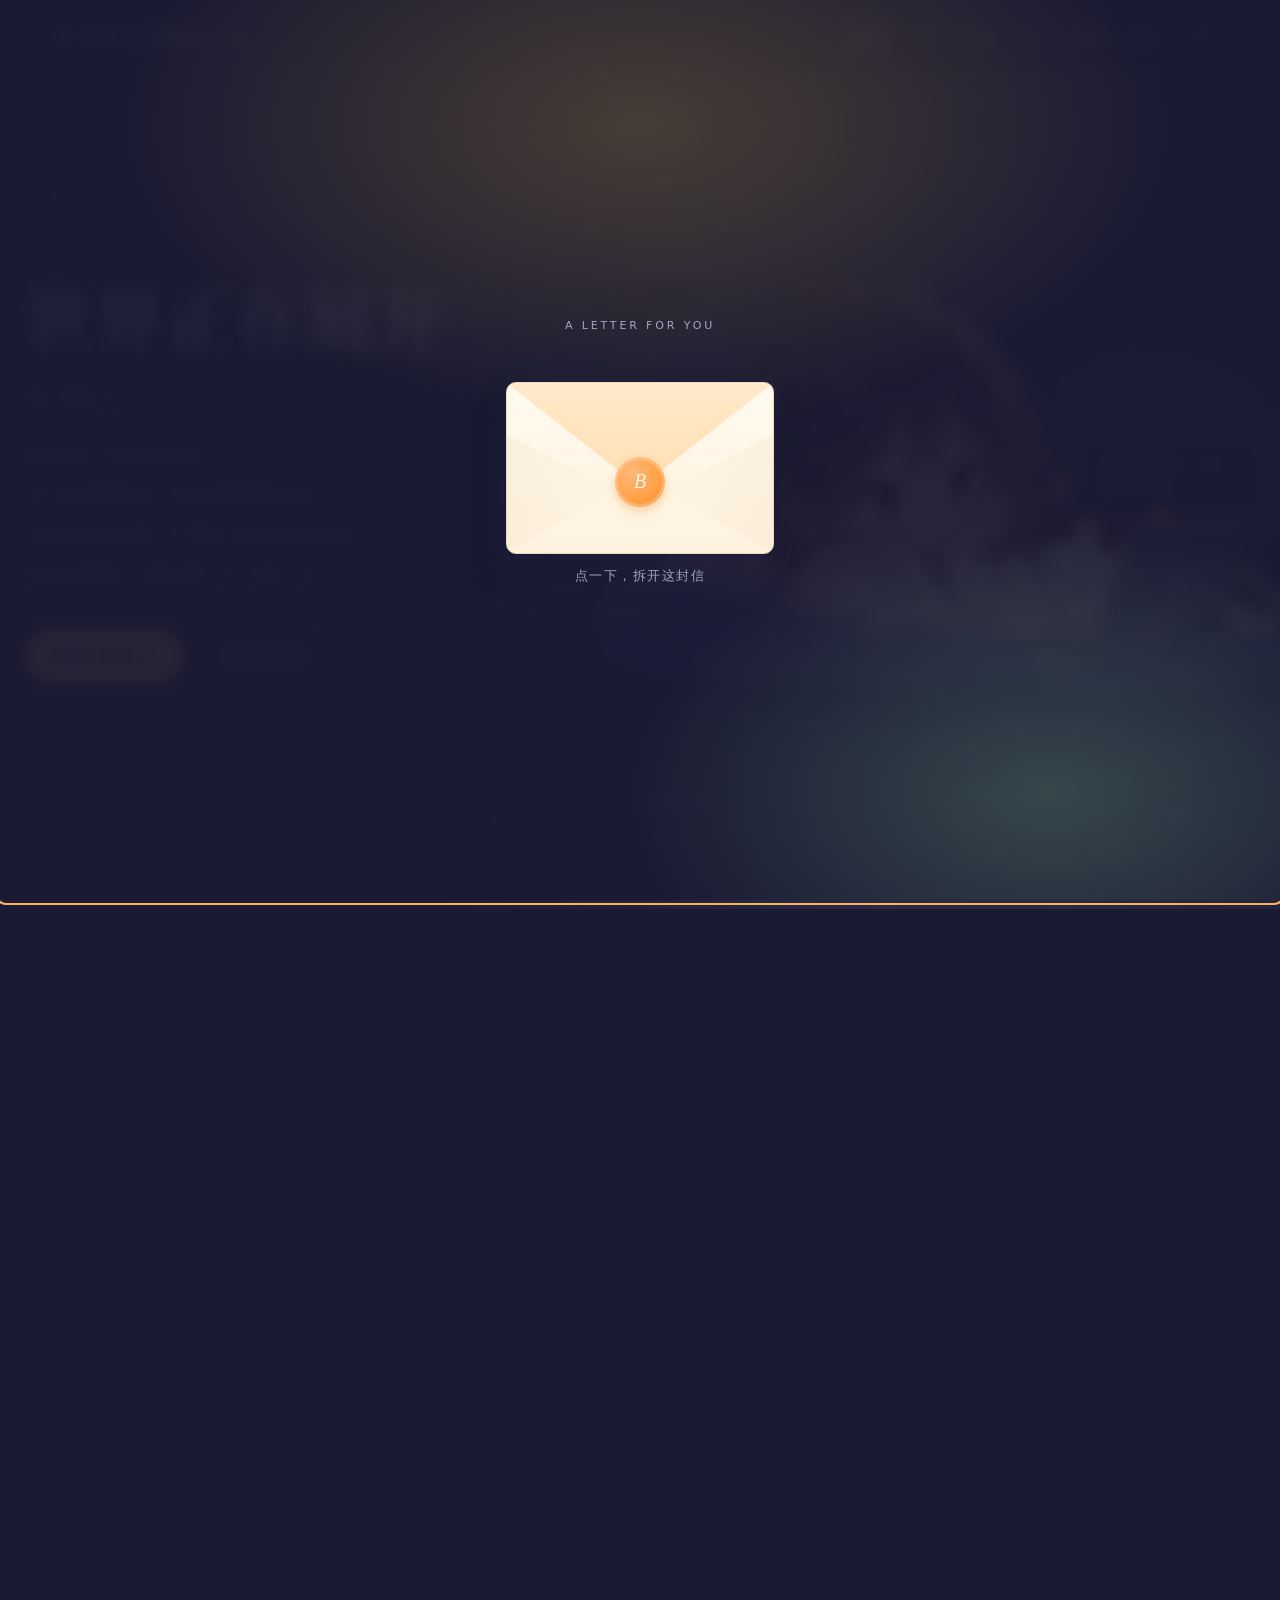
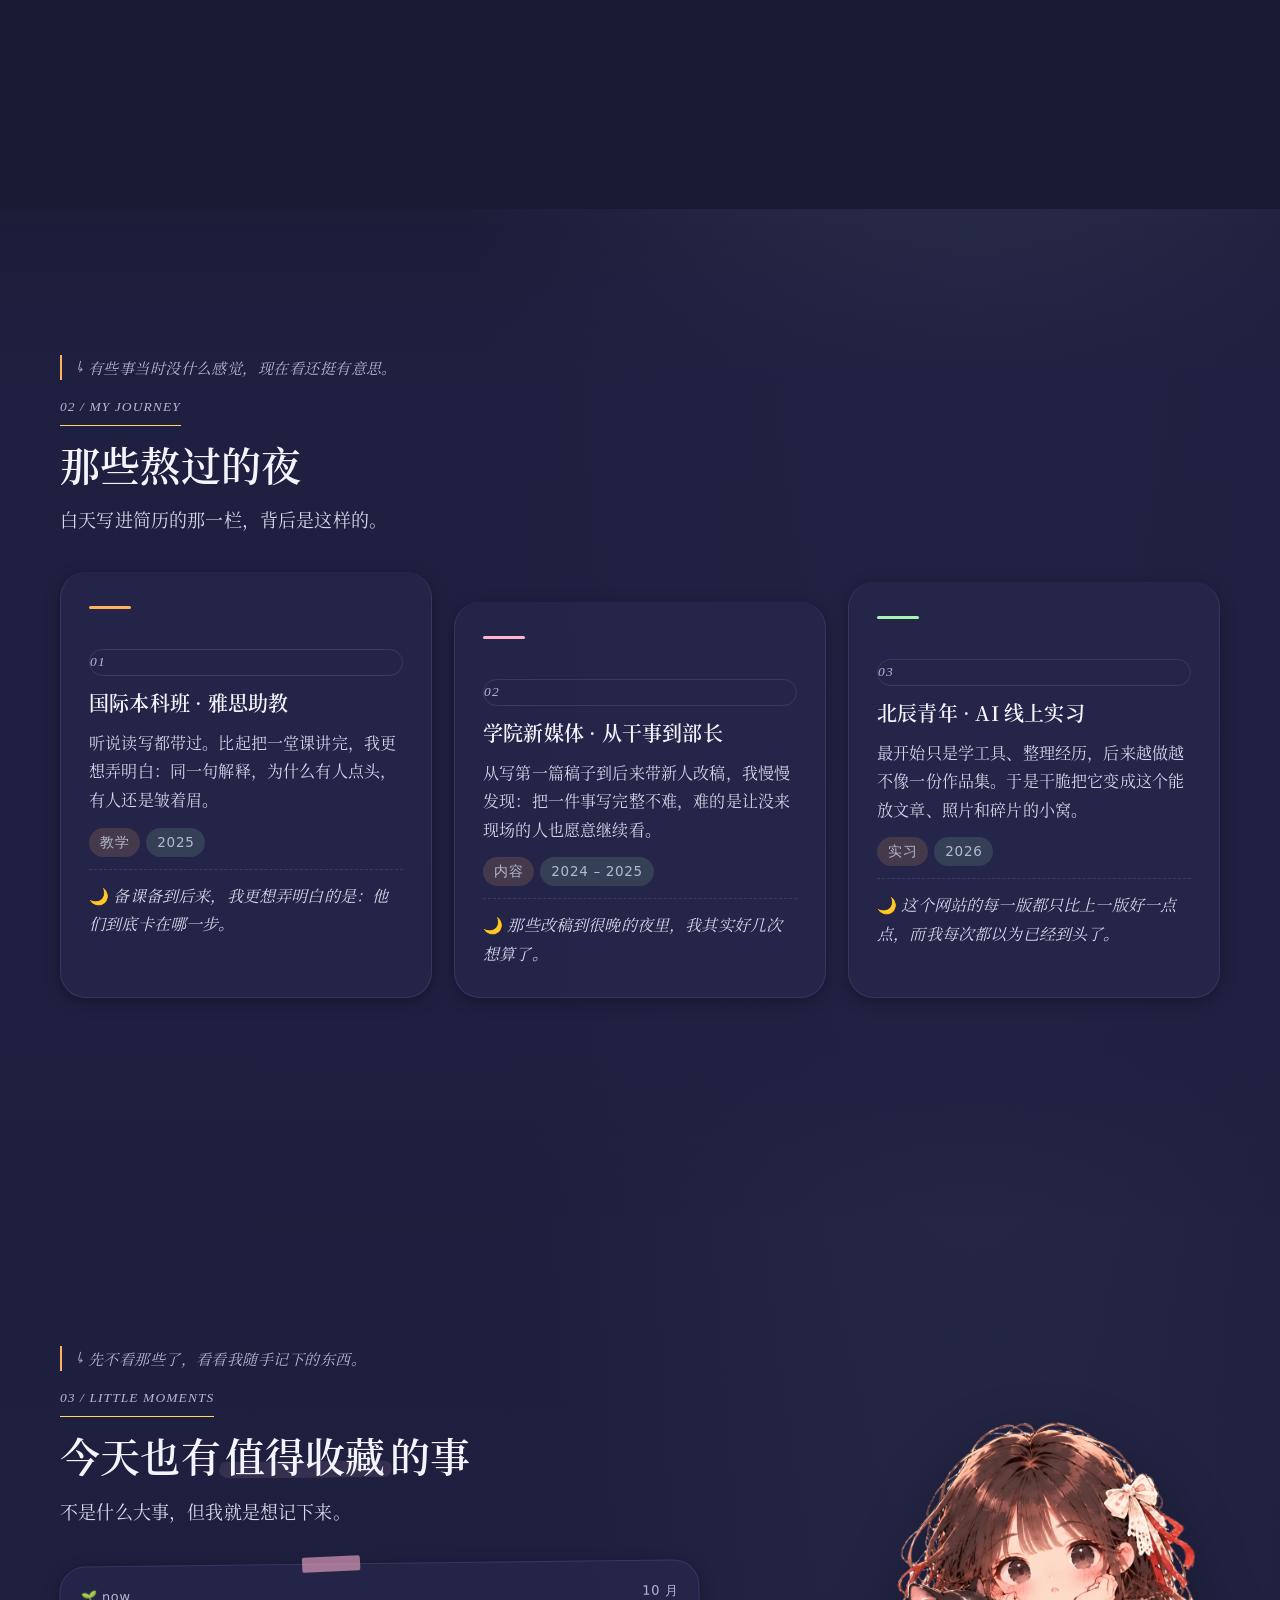
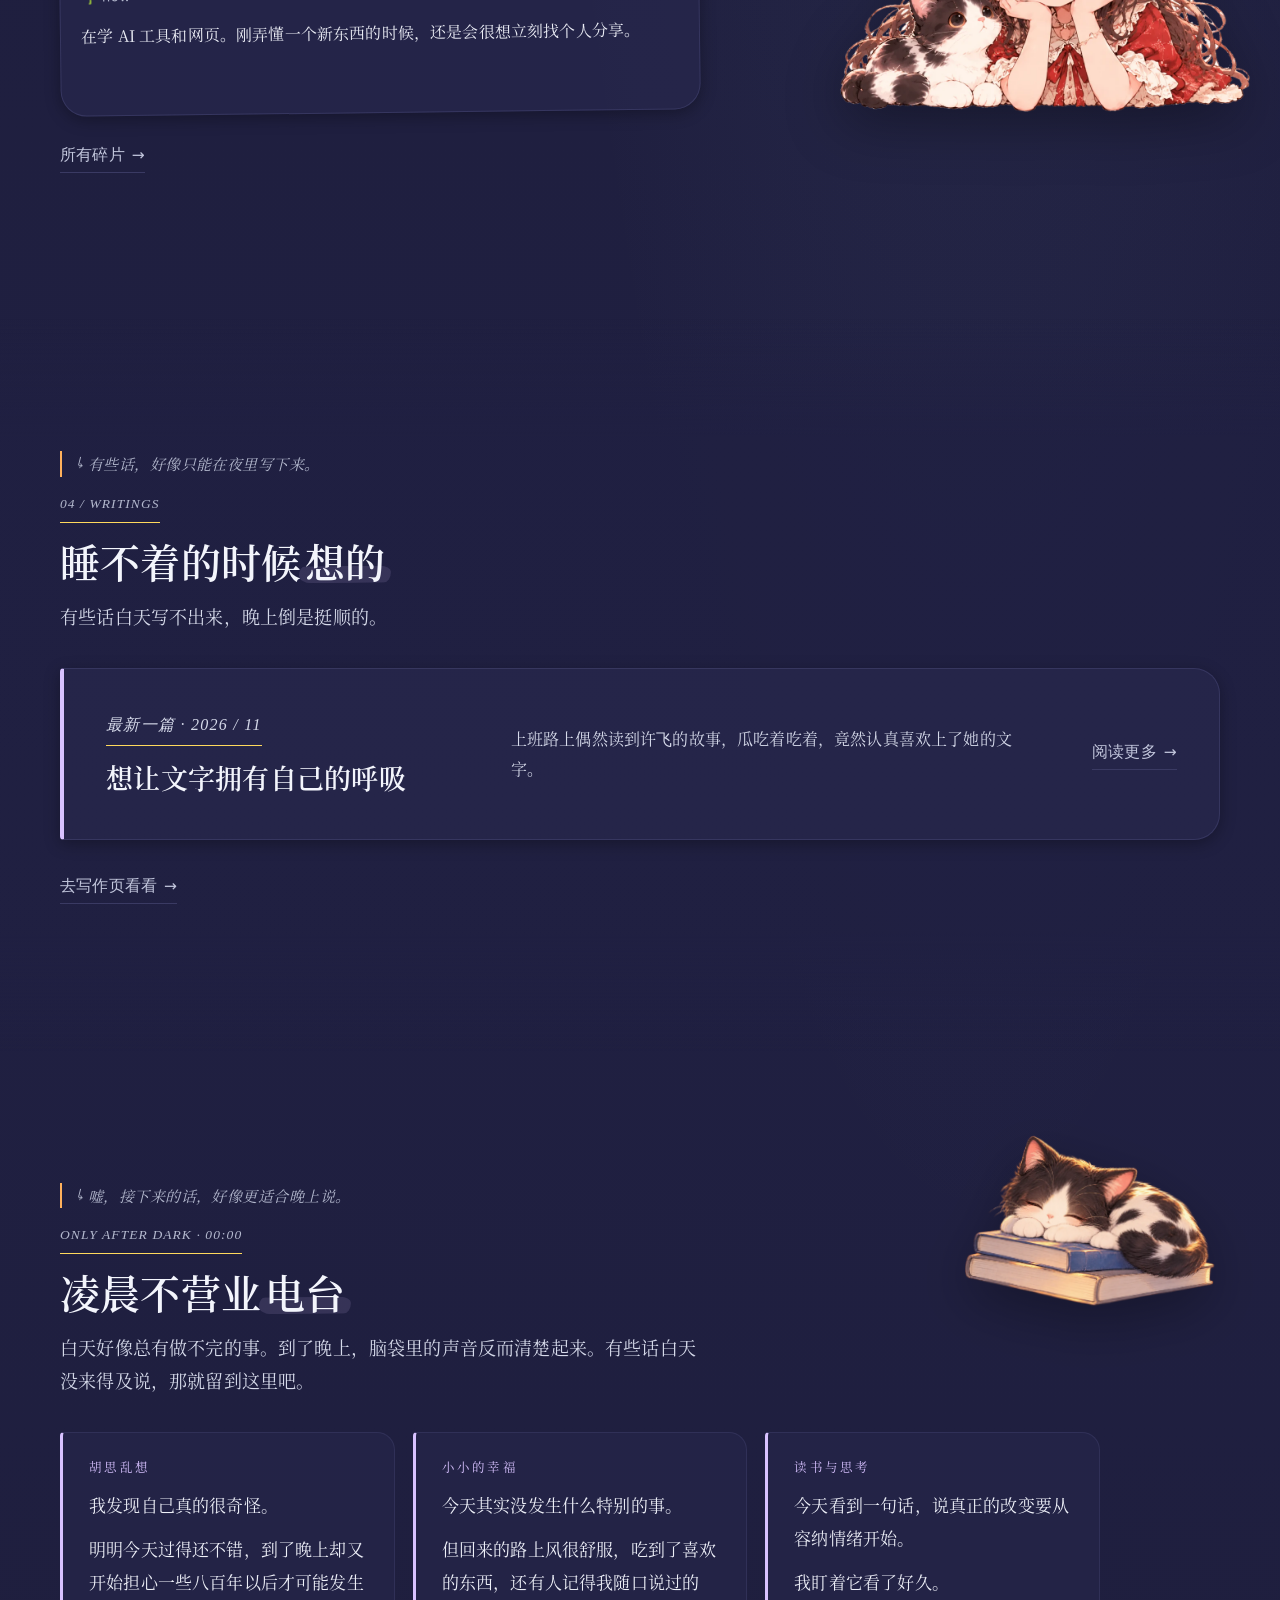
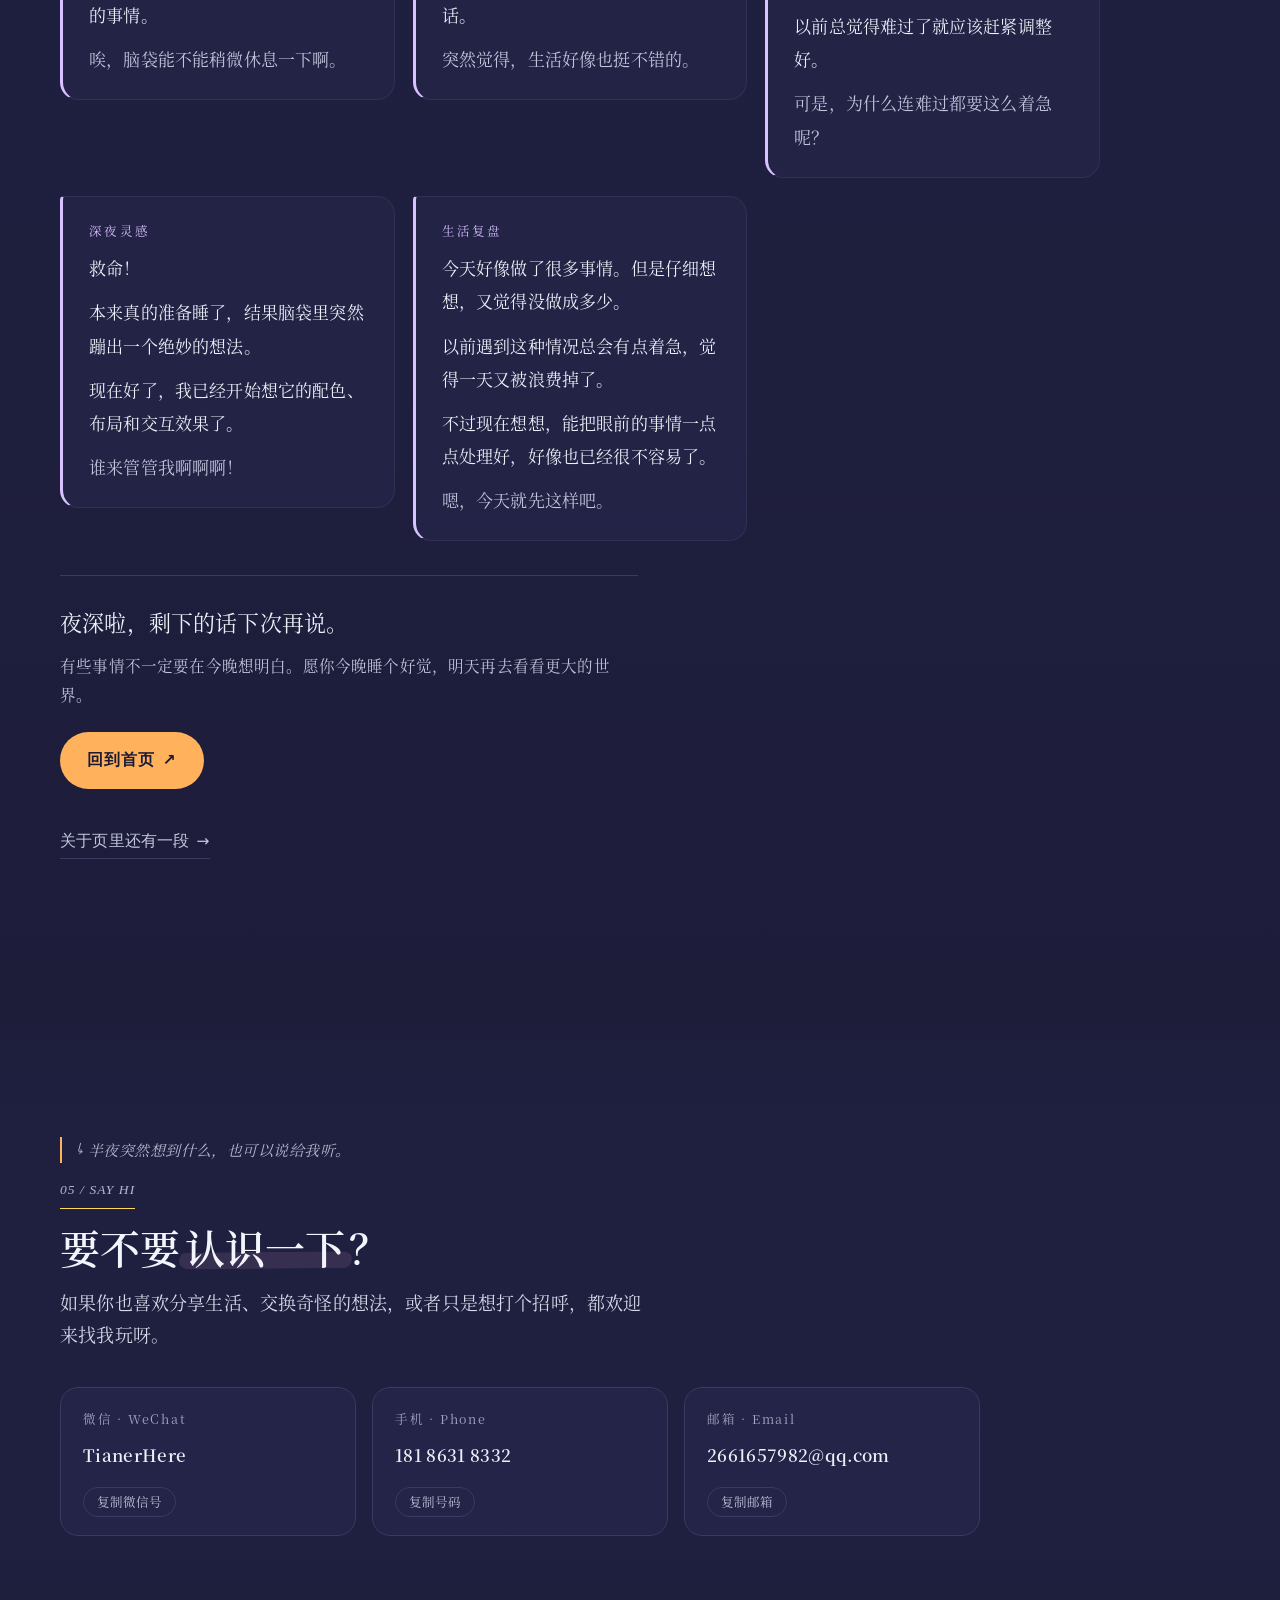
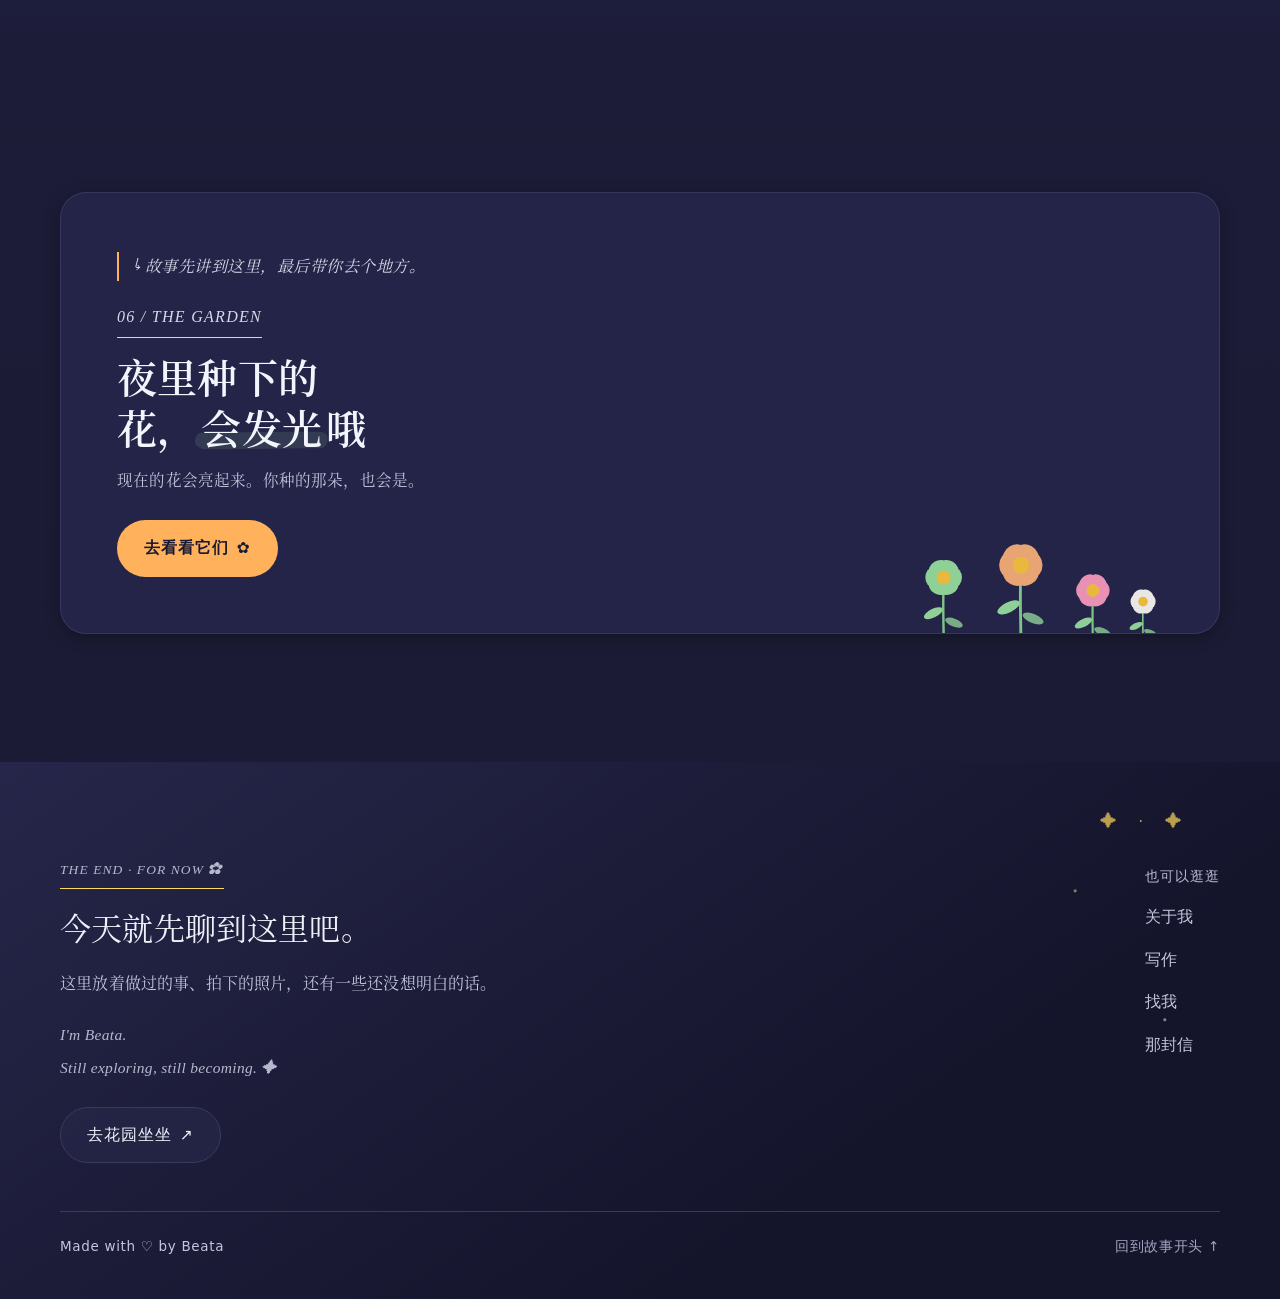
<file: index.html>
<!DOCTYPE html>
<html lang="zh-CN" data-theme="day">
<head>
<meta charset="UTF-8">
<meta name="viewport" content="width=device-width, initial-scale=1">
<title>世界正在展开 · A Little Universe by Beata</title>
<meta name="description" content="一个普通女孩的小世界：做过的事、拍下的照片、写下的字，还有一只叫沫沫的猫。">
<meta name="theme-color" content="#fffdf8">
<link rel="preload" href="assets/fonts/noto-serif-sc-400.woff2" as="font" type="font/woff2" crossorigin>
<link rel="preload" href="assets/fonts/noto-serif-sc-600.woff2" as="font" type="font/woff2" crossorigin>
<link rel="stylesheet" href="assets/css/fonts.css?v=20261103z1">
<link rel="stylesheet" href="assets/css/style.css?v=20261104d">
<link rel="stylesheet" href="assets/css/scrapbook.css?v=20261104i">
<link rel="stylesheet" href="assets/css/motion.css?v=20261103z">
<link rel="stylesheet" href="assets/css/readability.css?v=20261103z">
<link rel="stylesheet" href="assets/css/breaks.css?v=20261103z">
<link rel="stylesheet" href="assets/css/pilot-refinement.css?v=20261103z1">
<script>
  /* 页面渲染前先把上次选的模式读出来，避免夜间访客打开时先闪一下白天 */
  (function () {
    try {
      var t = localStorage.getItem("beata.theme");
      /* 没手动选过就按本地时间：7:00-19:00 白天，其余算夜里 */
      if (t !== "night" && t !== "day") {
        var h = new Date().getHours();
        t = h >= 7 && h < 19 ? "day" : "night";
      }
      if (t === "night") document.documentElement.setAttribute("data-theme", "night");
    } catch (e) {}
  })();
</script>
</head>
<body class="rb page-home">

<!-- ============ 信封：第一次来，先拆一封信 ============ -->
<div class="letter-gate" id="letterGate" role="dialog" aria-modal="true" aria-labelledby="letterTitle" tabindex="-1" hidden>
  <div class="letter-stage">
    <p class="letter-kicker">A LETTER FOR YOU</p>

    <div class="letter-frame">
      <button class="envelope" id="envelopeBtn" type="button" aria-label="拆开这封信">
        <span class="envelope-letter" aria-hidden="true"></span>
        <span class="envelope-body" aria-hidden="true">
          <span class="envelope-flap"></span>
          <span class="envelope-pocket"></span>
          <span class="envelope-seal">B</span>
        </span>
        <span class="envelope-hint">点一下，拆开这封信</span>
      </button>

      <article class="letter-card" id="letterCard" aria-hidden="true" tabindex="-1">
        <p class="letter-mark" aria-hidden="true">✦</p>
        <h2 class="letter-title" id="letterTitle">Hi，我是 Beata</h2>
        <div class="letter-body">
          <p>欢迎来到我的一小块互联网自留地。</p>

          <p>我好像一直是一个很喜欢记录的人。</p>
          <p class="short">记录见过的人、走过的路、突然很好看的天空，</p>
          <p class="short">记录那些让我大笑、流泪、困惑，又重新对生活产生兴趣的瞬间。</p>

          <p>这些年，我做过很多看起来不太相关的事情。</p>
          <p>学翻译、教英语、做志愿者、拍照、写东西、做运营，也在硕大的世界里到处乱逛。</p>
          <p>我常常不知道下一站会去哪里，但好像一直很喜欢这种——</p>
          <p><strong>「先去看看再说。」</strong></p>

          <p>我喜欢一群人热热闹闹地做一件事情，也喜欢一个人安安静静地想很多事情。</p>
          <p>我会为一个新的想法兴奋很久，会为了几个像素反复调整一张图，也会因为晚霞、小动物、朋友的一句话和意料之外的善意开心很久。</p>

          <p>我曾经在二十岁的时候写：</p>
          <p class="short"><strong>「希望自己永远不要停止探索的热情。」</strong></p>
          <p>现在，我还在替那时候的自己完成这个愿望。</p>

          <p>所以这里不会只是一个作品集。</p>
          <p>它会装下我的学习、工作、项目和作品，也会留下我的文字、照片、思考、朋友，以及那些暂时还不知道该归到哪里的生活碎片。</p>

          <p>如果一定要给这里一个主题——</p>
          <p class="short">我想，大概是：</p>
          <p><strong>一个普通的人，如何跌跌撞撞地成为自己。</strong></p>

          <p>欢迎你来到这里。</p>
          <p class="short">也欢迎你认识此刻的我。</p>
        </div>
        <p class="letter-sign">I'm Beata.<br>Still exploring, still becoming. ✦</p>
        <div class="letter-actions">
          <button class="btn btn--primary" id="letterClose" type="button">收好，进去逛逛 ↗</button>
          <span class="letter-tip">下次想再读，页脚有「那封信」</span>
        </div>
      </article>
    </div>
  </div>
</div>

<!-- ===================== 页头 ===================== -->
<header class="site-head" id="siteHead">
  <div class="wrap head-inner">
    <a class="brand" href="index.html">
      <span class="brand-mark" aria-hidden="true"></span>
      <span class="brand-txt">世界正在展开</span>
      <span class="brand-sub">So Am I.</span>
    </a>
    <nav class="nav" aria-label="主导航">
      <a href="index.html" aria-current="page">首页</a>
      <a href="about.html">关于</a>
      <a href="projects.html">足迹</a>
      <a href="fragments.html">碎片</a>
      <a href="writing.html">写作</a>
      <a href="garden.html">花园</a>
      <button class="theme-btn" id="themeBtn" type="button" aria-label="切换到夜间模式" title="戳戳小猫，天就黑了">
        <svg viewBox="0 0 24 24" fill="none" aria-hidden="true">
          <path d="M6.5 9.5 6 5.6l3.3 1.8a7.4 7.4 0 0 1 5.4 0L18 5.6l-.5 3.9a5.4 5.4 0 1 1-11 0Z" stroke="currentColor" stroke-width="1.6" stroke-linejoin="round"/>
          <circle cx="9.4" cy="11.6" r="1" fill="currentColor"/>
          <circle cx="14.6" cy="11.6" r="1" fill="currentColor"/>
        </svg>
      </button>
    </nav>
    <button class="menu-btn" id="menuBtn" type="button" aria-expanded="false" aria-label="打开菜单">
      <svg width="18" height="18" viewBox="0 0 18 18" fill="none" aria-hidden="true">
        <path d="M3 5h12M3 9h12M3 13h12" stroke="currentColor" stroke-width="1.6" stroke-linecap="round"/>
      </svg>
    </button>
  </div>
</header>

<!-- ===================== 首屏 ===================== -->
<section class="hero wrap">

  <div class="hero-copy">

    <!-- ☀️ 白天人格：今天也在到处看看 -->
    <div class="only-day">

      <h1 class="hero-title fade-up" style="animation-delay:.08s">
        世界正在展开
      </h1>

      <p class="hero-en fade-up" style="animation-delay:.17s">So Am I.</p>

      <div class="hero-intro fade-up" style="animation-delay:.24s">
        <p>你好呀，我是 Beata！</p>
        <p>一个兴趣有点广泛、脑袋里经常冒出奇怪想法的普通女孩。</p>
        <p>喜欢去没去过的地方，尝试没做过的事情，也喜欢把那些<span class="nb">乱七八糟</span>却<span class="nb">舍不得</span>忘记的<span class="nb">瞬间记录下来</span>。</p>
        <p>至于以后会变成什么样嘛……谁知道呢！反正世界这么大，我还想再多看看。</p>
      </div>

      <div class="hero-actions fade-up" style="animation-delay:.3s">
        <a class="btn btn--primary" href="#who">进来逛逛 <span aria-hidden="true">↗</span></a>
        <a class="btn btn--ghost" href="garden.html">去花园</a>
      </div>
    </div>

    <!-- 🌙 夜晚人格：月亮还没睡，我也是 -->
    <div class="only-night">

      <h1 class="hero-title hero-in" style="animation-delay:.08s">
        世界正在展开
      </h1>

      <p class="hero-en hero-in" style="animation-delay:.17s">So Am I.</p>

      <div class="hero-intro hero-in" style="animation-delay:.24s">
        <p>晚上好呀，我还是 Beata。</p>
        <p>这个点还醒着的话，我们大概挺聊得来的。</p>
        <p>白天想不明白的事，一到晚上反而更容易说出口。</p>
        <p>所以这里的我，大概会慢一点，也软一点。</p>
      </div>

      <div class="hero-actions hero-in" style="animation-delay:.3s">
        <a class="btn btn--primary" href="#night-radio">去坐一会儿 <span aria-hidden="true">↗</span></a>
        <a class="btn btn--ghost" href="garden.html">夜里的花园</a>
      </div>
    </div>

  </div>

  <div class="hero-art">
    <p class="art-note art-note--owner">
      <span class="only-day">这个世界的主人，<br>目前还在四处探索中。</span>
      <span class="only-night">这个世界的主人，<br>现在也还没睡。</span>
    </p>
    <button class="ip-stage only-day" id="catSwitch" type="button" aria-label="戳一下沫沫，切换到夜间模式">
      <span class="cat-bubble" id="catBubble">喵？你找我有事吗？</span>
      <img class="ip-illustration" src="assets/images/home/beata-momo-day.webp" alt="白天的 Beata 在书桌前和奶牛猫沫沫一起发呆">
    </button>
    <button class="night-ip-stage only-night" id="nightCatSwitch" type="button" aria-label="戳一下夜里的 Beata 和沫沫，切换到日间模式">
      <img class="night-ip-illustration" src="assets/images/home/beata-momo-night.webp" alt="夜里的 Beata 和奶牛猫沫沫窝在被子里看电脑">
    </button>
    <!-- ============ Q 版的我（🌙 夜间版：睡衣、热饮、困眼） ============ -->
    <svg class="mascot" viewBox="0 0 360 430" fill="none" xmlns="http://www.w3.org/2000/svg" role="button" tabindex="0" aria-label="夜里的 Beata，穿着睡衣捧着一杯热的，戳一下天就亮了">
      <defs>
        <filter id="softBlur" x="-30%" y="-30%" width="160%" height="160%">
          <feGaussianBlur stdDeviation="15"/>
        </filter>
        <filter id="grain" x="-20%" y="-20%" width="140%" height="140%">
          <feTurbulence type="fractalNoise" baseFrequency="0.9" numOctaves="2" result="n"/>
          <feDisplacementMap in="SourceGraphic" in2="n" scale="4"/>
        </filter>
      </defs>

      <!-- 背后的水彩晕 -->
      <path d="M180 66 C 262 66 322 128 324 208 C 326 292 268 362 180 364 C 92 366 36 296 38 210 C 40 128 98 66 180 66 Z"
            fill="var(--sky)" opacity="0.16" filter="url(#softBlur)"/>
      <path d="M180 96 C 244 96 292 146 294 212 C 296 280 250 334 180 336 C 110 338 66 282 68 214 C 70 148 116 96 180 96 Z"
            fill="var(--grass)" opacity="0.10" filter="url(#softBlur)"/>

      <!-- 后脑勺的头发 -->
      <ellipse cx="180" cy="158" rx="89" ry="93" fill="var(--hair)"/>

      <!-- 脖子 -->
      <rect x="162" y="222" width="36" height="44" rx="18" fill="var(--skin-deep)"/>

      <!-- 身体 -->
      <path d="M180 246 C 128 246 96 274 88 316 C 84 338 82 356 82 372 C 82 386 92 392 108 394 C 132 397 228 397 252 394 C 268 392 278 386 278 372 C 278 356 276 338 272 316 C 264 274 232 246 180 246 Z"
            fill="var(--cloth)"/>

      <!-- 睡衣上的小星星（夜里才出现） -->
      <g class="only-night" fill="var(--yellow)" opacity="0.75">
        <circle cx="132" cy="320" r="3"/>
        <circle cx="214" cy="348" r="2.4"/>
        <circle cx="248" cy="304" r="2.8"/>
        <circle cx="110" cy="368" r="2.2"/>
        <circle cx="176" cy="382" r="2.6"/>
      </g>

      <!-- 脸 -->
      <ellipse cx="180" cy="170" rx="72" ry="75" fill="var(--skin)"/>

      <!-- 刘海 -->
      <path d="M110 154 C 112 112 138 92 180 92 C 222 92 248 112 250 154 C 240 140 226 131 212 141 C 202 148 196 134 182 138 C 168 142 160 133 148 139 C 136 145 122 141 110 154 Z"
            fill="var(--hair)"/>
      <!-- 一缕翘起来的头发（夜里比较乱） -->
      <path class="only-night" d="M214 100 C 226 86 240 84 246 90" stroke="var(--hair)" stroke-width="7" stroke-linecap="round"/>
      <path class="only-night" d="M124 106 C 114 94 102 92 96 98" stroke="var(--hair)" stroke-width="6" stroke-linecap="round"/>

      <!-- 两侧头发搭在肩上 -->
      <ellipse cx="106" cy="212" rx="15" ry="44" fill="var(--hair)"/>
      <ellipse cx="254" cy="212" rx="15" ry="44" fill="var(--hair)"/>

      <!-- 腮红 -->
      <ellipse cx="130" cy="200" rx="15" ry="9" fill="var(--pink)" opacity="0.45"/>
      <ellipse cx="230" cy="200" rx="15" ry="9" fill="var(--pink)" opacity="0.45"/>

      <!-- 嘴巴 -->
      <path d="M172 203 q8 7 16 0" stroke="#3a3550" stroke-width="3" stroke-linecap="round" fill="none"/>

      <!-- 白天：睁着眼 -->
      <g class="only-day">
        <ellipse class="eye" cx="152" cy="176" rx="7.2" ry="9.6" fill="#3a3550"/>
        <ellipse class="eye" cx="208" cy="176" rx="7.2" ry="9.6" fill="#3a3550"/>
        <circle cx="154.6" cy="172.4" r="2.7" fill="#fff" opacity="0.92"/>
        <circle cx="210.6" cy="172.4" r="2.7" fill="#fff" opacity="0.92"/>
      </g>

      <!-- 夜里：困得睁不开 -->
      <g class="only-night">
        <path d="M144 177 q8 7 16 0" stroke="#3a3550" stroke-width="3.4" stroke-linecap="round" fill="none"/>
        <path d="M200 177 q8 7 16 0" stroke="#3a3550" stroke-width="3.4" stroke-linecap="round" fill="none"/>
      </g>

      <!-- 手臂 -->
      <path d="M112 318 C 116 348 136 362 156 364" stroke="var(--cloth)" stroke-width="30" stroke-linecap="round" fill="none"/>
      <path d="M248 318 C 244 348 224 362 204 364" stroke="var(--cloth)" stroke-width="30" stroke-linecap="round" fill="none"/>

      <!-- ===== 白天：抱着相机 ===== -->
      <g class="only-day">
        <rect x="138" y="328" width="84" height="58" rx="16" fill="#3a3550"/>
        <rect x="166" y="318" width="28" height="14" rx="6" fill="#3a3550"/>
        <circle cx="180" cy="357" r="19" fill="#5a5570"/>
        <circle cx="180" cy="357" r="14" fill="#8EC9FF"/>
        <circle cx="175" cy="352" r="5" fill="#fff" opacity="0.6"/>
        <circle cx="210" cy="340" r="4" fill="var(--yellow)"/>
        <!-- 手 -->
        <circle cx="150" cy="366" r="11" fill="var(--skin)"/>
        <circle cx="210" cy="366" r="11" fill="var(--skin)"/>
      </g>

      <!-- ===== 夜里：捧着一杯热的东西 ===== -->
      <g class="only-night">
        <rect x="152" y="330" width="56" height="52" rx="14" fill="#fffdf8"/>
        <path d="M208 344 q18 4 18 14 q0 10 -18 12" stroke="#fffdf8" stroke-width="7" fill="none" stroke-linecap="round"/>
        <rect x="152" y="330" width="56" height="12" rx="6" fill="var(--pink)" opacity="0.75"/>
        <path d="M166 318 q6 -11 0 -20" stroke="var(--ink-2)" stroke-width="2.2" stroke-linecap="round" opacity="0.45" fill="none"/>
        <path d="M184 314 q7 -13 0 -24" stroke="var(--ink-2)" stroke-width="2.2" stroke-linecap="round" opacity="0.35" fill="none"/>
        <circle cx="150" cy="352" r="10.5" fill="var(--skin)"/>
        <circle cx="210" cy="352" r="10.5" fill="var(--skin)"/>
      </g>

      <!-- 夜里飘着的小月亮和星星 -->
      <g class="only-night">
        <path d="M296 118 a26 26 0 1 0 20 40 a30 30 0 1 1 -20 -40 Z" fill="var(--yellow)" opacity="0.9"/>
        <circle cx="70" cy="112" r="3" fill="var(--yellow)" opacity="0.8"/>
        <circle cx="60" cy="150" r="2" fill="#fff" opacity="0.7"/>
        <circle cx="308" cy="196" r="2.6" fill="#fff" opacity="0.6"/>
      </g>

      <!-- 夜里的小猫：白天在晒台上打盹，现在眼睛发亮 -->
      <g class="only-night">
        <!-- 落地的一点影子 -->
        <ellipse cx="196" cy="402" rx="112" ry="16" fill="#0d0c1f" opacity="0.55" filter="url(#softBlur)"/>
        <!-- 尾巴 -->
        <path d="M344 372 C 364 366 366 338 352 328" stroke="var(--cat-fur)" stroke-width="9" stroke-linecap="round" fill="none"/>
        <!-- 身体 -->
        <ellipse cx="310" cy="358" rx="42" ry="28" fill="var(--cat-fur)"/>
        <!-- 背上的黑斑 -->
        <path d="M300 332 C 332 340 350 352 350 372 C 340 384 318 386 302 380 C 312 364 310 346 300 332 Z" fill="var(--cat-patch)"/>
        <!-- 前爪 -->
        <ellipse cx="262" cy="378" rx="9" ry="5.5" fill="var(--cat-fur)"/>
        <ellipse cx="282" cy="380" rx="9" ry="5.5" fill="var(--cat-fur)"/>
        <!-- 头 -->
        <circle cx="268" cy="336" r="27" fill="var(--cat-fur)"/>
        <!-- 耳朵 -->
        <path d="M248 318 L242 292 L268 306 Z" fill="var(--cat-patch)"/>
        <path d="M288 318 L294 292 L268 306 Z" fill="var(--cat-fur)"/>
        <path d="M288 315 L291 301 L276 308 Z" fill="var(--pink)" opacity="0.65"/>
        <!-- 眼上的黑斑（奶牛猫的标志） -->
        <path d="M247 330 C 248 312 259 302 268 304 C 264 318 258 327 247 333 Z" fill="var(--cat-patch)"/>
        <!-- 发亮的眼睛 -->
        <circle cx="256" cy="336" r="7.5" fill="var(--yellow)" opacity="0.22"/>
        <circle cx="280" cy="336" r="7.5" fill="var(--yellow)" opacity="0.22"/>
        <circle cx="256" cy="336" r="3.4" fill="var(--yellow)"/>
        <circle cx="280" cy="336" r="3.4" fill="var(--yellow)"/>
        <!-- 鼻子和嘴 -->
        <path d="M268 345 l4.4 3.2 -4.4 3.2 -4.4 -3.2 Z" fill="var(--pink)"/>
      </g>
    </svg>

    <!-- 夜里的随机气泡（白天不出现） -->
    <span class="night-bubble" id="nightBubble" aria-live="polite">嘘，猫已经睡着了。</span>

    <!-- ============ 小猫：天黑开关 ============ -->
    <button class="cat-switch" id="catSwitchLegacy" type="button" aria-label="旧版小猫插画">
      <span class="cat-bubble" id="catBubbleLegacy">喵？你找我有事吗？</span>
      <svg class="cat" viewBox="0 0 200 172" fill="none" xmlns="http://www.w3.org/2000/svg" aria-hidden="true">
        <!-- 尾巴 -->
        <path d="M146 150 C 178 148 188 122 174 108" stroke="var(--cat-fur)" stroke-width="15" stroke-linecap="round" fill="none"/>
        <path d="M174 108 C 170 102 166 99 161 98" stroke="var(--cat-patch)" stroke-width="15" stroke-linecap="round" fill="none"/>

        <!-- 身体 -->
        <path d="M100 64 C 62 64 46 100 46 130 C 46 152 70 161 100 161 C 130 161 154 152 154 130 C 154 100 138 64 100 64 Z"
              fill="var(--cat-fur)" stroke="var(--cat-line)" stroke-width="1.4"/>
        <!-- 背上的黑斑 -->
        <path d="M124 76 C 144 86 152 108 152 128 C 152 146 138 157 118 159 C 134 138 140 108 124 76 Z"
              fill="var(--cat-patch)"/>

        <!-- 耳朵 -->
        <path d="M68 32 L60 2 L92 18 Z" fill="var(--cat-patch)"/>
        <path d="M132 32 L140 2 L108 18 Z" fill="var(--cat-fur)" stroke="var(--cat-line)" stroke-width="1.4"/>
        <path d="M133 27 L137 10 L118 20 Z" fill="var(--pink)" opacity="0.7"/>

        <!-- 头 -->
        <circle cx="100" cy="52" r="40" fill="var(--cat-fur)" stroke="var(--cat-line)" stroke-width="1.4"/>
        <!-- 左眼上的黑斑（奶牛猫的标志） -->
        <path d="M62 46 C 64 24 80 12 100 14 C 98 30 86 46 62 52 Z" fill="var(--cat-patch)"/>

        <!-- 胡须 -->
        <path d="M56 56 h-12 M56 64 l-11 4 M144 56 h12 M144 64 l11 4"
              stroke="var(--ink-3)" stroke-width="1.6" stroke-linecap="round" opacity="0.7"/>

        <!-- 鼻子和嘴 -->
        <path d="M96.5 60 h7 l-3.5 4.5 z" fill="var(--pink)"/>
        <path d="M100 65 q-4 6 -8 1 M100 65 q4 6 8 1" stroke="#3a3550" stroke-width="1.9" stroke-linecap="round" fill="none"/>

        <!-- 白天：睡着 -->
        <g class="only-day">
          <path d="M78 52 q9 7 18 0" stroke="#3a3550" stroke-width="2.8" stroke-linecap="round" fill="none"/>
          <path d="M104 52 q9 7 18 0" stroke="#3a3550" stroke-width="2.8" stroke-linecap="round" fill="none"/>
          <text x="158" y="34" fill="var(--ink-3)" font-size="15" font-family="Georgia, serif" opacity="0.8">z</text>
          <text x="170" y="20" fill="var(--ink-3)" font-size="11" font-family="Georgia, serif" opacity="0.6">z</text>
        </g>

        <!-- 夜里：眼睛发亮 -->
        <g class="only-night">
          <circle cx="87" cy="52" r="9" fill="#FFC93C"/>
          <circle cx="113" cy="52" r="9" fill="#FFC93C"/>
          <circle cx="87" cy="52" r="4.2" fill="#2b2640"/>
          <circle cx="113" cy="52" r="4.2" fill="#2b2640"/>
          <circle cx="84.6" cy="49" r="1.7" fill="#fff"/>
          <circle cx="110.6" cy="49" r="1.7" fill="#fff"/>
        </g>

        <!-- 前爪 -->
        <ellipse cx="80" cy="152" rx="14" ry="9" fill="var(--cat-fur)" stroke="var(--cat-line)" stroke-width="1.2"/>
        <ellipse cx="120" cy="152" rx="14" ry="9" fill="var(--cat-fur)" stroke="var(--cat-line)" stroke-width="1.2"/>
      </svg>
    </button>
  </div>

  <div class="hero-secret-discovery" data-hero-discovery="secret">
    <button class="hero-secret-trigger hero-discovery-link" id="heroSecretTrigger" type="button"
            aria-expanded="false" aria-controls="heroSecretPanel">
      <span aria-hidden="true">🐾</span> 嘘……
      <small>偷偷告诉你一件事</small>
    </button>
    <aside class="hero-secret-panel" id="heroSecretPanel" role="dialog" aria-modal="true"
           aria-labelledby="heroSecretTitle" tabindex="-1" hidden>
      <button class="hero-discovery-close" id="heroSecretClose" type="button" aria-label="收起秘密卡片">×</button>
      <span class="hero-secret-paw" aria-hidden="true">🐾</span>
      <h2 id="heroSecretTitle">嘘，偷偷告诉你……</h2>
      <p>这个网站里藏着一些我的小秘密、碎碎念，还有一只可能比我更受欢迎的猫。</p>
      <p>至于其他的嘛，欢迎自己来探索！</p>
      <span class="hero-secret-heart" aria-hidden="true">♡</span>
    </aside>
  </div>

  <div class="hero-note-discovery hero-note-discovery--art" data-hero-discovery="note">
    <button class="hero-note-trigger hero-discovery-link" id="heroNoteTrigger" type="button"
            aria-expanded="false" aria-controls="heroNotePanel">
      <span>✳ 抽一句</span>
      <small>点开看看？</small>
    </button>
    <aside class="hero-note-panel" id="heroNotePanel" role="dialog" aria-modal="true"
           aria-labelledby="heroNoteTitle" tabindex="-1" hidden>
      <button class="hero-discovery-close" id="heroNoteClose" type="button" aria-label="收起小纸条">×</button>
      <p class="hero-note-kicker" id="heroNoteTitle">来自 Beata 的一张小纸条</p>
      <p class="hero-note-copy" id="heroNoteCopy" aria-live="polite"></p>
      <button class="hero-note-again" id="heroNoteAgain" type="button">再抽一张 ↻</button>
    </aside>
  </div>

  <div class="scroll-hint" aria-hidden="true">
    <span></span> scroll
  </div>
</section>

<!-- ===================== 02 我是谁 ===================== -->
<section class="sec" id="who">
  <div class="wrap">
    <img class="section-sticker section-sticker--reading only-day" src="assets/images/deco/deco-reading-cat.webp" alt="" aria-hidden="true">
    <img class="section-sticker section-sticker--moon only-night" src="assets/images/deco/deco-moon-cat.webp" alt="" aria-hidden="true">
    <div class="sec-head reveal">
      <p class="section-whisper">
        <span class="only-day">↳ 光说这些好像还不够，带你认识一下生活里的我吧。</span>
        <span class="only-night">↳ 夜里说这些，好像更容易一点。</span>
      </p>
      <p class="sec-label">01 / ABOUT ME</p>
      <h2 class="sec-title">关于这个<span class="mark">兴趣有点广泛</span>的人</h2>
      <p class="sec-sub">想认识我？那就从一些小事说起吧。</p>
    </div>

    <div class="prose-self reveal" data-delay="80">
      <p>我其实不太擅长用几个标签介绍自己。</p>
      <p>喜欢热热闹闹地和大家一起做事，也喜欢安安静静地写点东西。会为了几个像素把一张图改来改去，也会因为学会一个新技能开心好久。</p>
      <p>有时候信心满满，有时候又会突然犯懒。不过我觉得这样也挺好。</p>
      <p class="quiet">毕竟我还在慢慢认识自己嘛。</p>
      <p><a class="link-more" href="about.html">A Little More About Me <span aria-hidden="true">→</span></a></p>
    </div>
  </div>
</section>

<!-- ===================== 03 我做过什么 ===================== -->
<section class="sec sec--tint" id="work">
  <div class="wrap">
    <div class="sec-head reveal">
      <p class="section-whisper">
        <span class="only-day">↳ 不过光说不练可不行！来看看我这些年都折腾了些什么。</span>
        <span class="only-night">↳ 有些事当时没什么感觉，现在看还挺有意思。</span>
      </p>
      <p class="sec-label">02 / MY JOURNEY</p>
      <h2 class="sec-title">
        <span class="only-day">原来我已经<span class="mark mark--grass">走了这么远</span></span>
        <span class="only-night">那些熬过的夜</span>
      </h2>
      <p class="sec-sub">
        <span class="only-day">一些认真做过的事，还有一些意料之外的收获。</span>
        <span class="only-night">白天写进简历的那一栏，背后是这样的。</span>
      </p>
    </div>

    <div class="grid-3" data-stagger="110">
      <article class="card p-card reveal">
        <span class="p-idx">01</span>
        <h3>国际本科班 · 雅思助教</h3>
        <p>听说读写都带过。比起把一堂课讲完，我更想弄明白：同一句解释，为什么有人点头，有人还是皱着眉。</p>
        <div class="p-tags">
          <span class="tag">教学</span>
          <span class="tag tag--grass">2025</span>
        </div>
        <p class="night-note only-night">备课备到后来，我更想弄明白的是：他们到底卡在哪一步。</p>
      </article>

      <article class="card p-card reveal">
        <span class="p-idx">02</span>
        <h3><span class="nb">学院新媒体 ·</span> <span class="nb">从干事到部长</span></h3>
        <p>从写第一篇稿子到后来带新人改稿，我慢慢发现：把一件事写完整不难，难的是让没来现场的人也愿意继续看。</p>
        <div class="p-tags">
          <span class="tag">内容</span>
          <span class="tag tag--grass">2024 – 2025</span>
        </div>
        <p class="night-note only-night">那些改稿到很晚的夜里，我其实好几次想算了。</p>
      </article>

      <article class="card p-card reveal">
        <span class="p-idx">03</span>
        <h3>北辰青年 · AI 线上实习</h3>
        <p>最开始只是学工具、整理经历，后来越做越不像一份作品集。于是干脆把它变成这个能放文章、照片和碎片的小窝。</p>
        <div class="p-tags">
          <span class="tag">实习</span>
          <span class="tag tag--grass">2026</span>
        </div>
        <p class="night-note only-night">这个网站的每一版都只比上一版好一点点，而我每次都以为已经到头了。</p>
      </article>
    </div>

    <p class="reveal" style="margin-top:34px">
      <a class="link-more" href="projects.html">这段故事还有后续 <span aria-hidden="true">↗</span></a>
    </p>
  </div>
</section>

<!-- ===================== 04 生活碎片 ===================== -->
<section class="sec" id="lately">
  <div class="wrap">
    <img class="section-sticker section-sticker--camera only-day" src="assets/images/deco/deco-camera-girl-cat.webp" alt="" aria-hidden="true">
    <img class="section-sticker section-sticker--chin only-night" src="assets/images/deco/deco-red-dress-girl-cat.webp" alt="" aria-hidden="true">
    <div class="sec-head reveal">
      <p class="section-whisper">
        <span class="only-day">↳ 好啦好啦，先不聊工作学习了，给你看看我的日常！</span>
        <span class="only-night">↳ 先不看那些了，看看我随手记下的东西。</span>
      </p>
      <p class="sec-label">03 / LITTLE MOMENTS</p>
      <h2 class="sec-title">今天也有<span class="mark mark--pink">值得收藏</span>的事</h2>
      <p class="sec-sub">不是什么大事，但我就是想记下来。</p>
    </div>

    <div class="grid-3 home-fragment-preview" data-stagger="90">
        <div class="note note--pink reveal" style="padding:18px 20px">
          <div class="note-top"><span class="note-kind">🌱 now</span><span>10 月</span></div>
          <p>在学 AI 工具和网页。刚弄懂一个新东西的时候，还是会很想立刻找个人分享。</p>
        </div>
    </div>

    <p class="reveal" style="margin-top:30px">
      <a class="link-more" href="fragments.html">所有碎片 <span aria-hidden="true">→</span></a>
    </p>
  </div>
</section>

<!-- ===================== 05 写作 ===================== -->
<section class="sec sec--tint" id="writing-home">
  <div class="wrap">
    <div class="sec-head reveal">
      <p class="section-whisper">
        <span class="only-day">↳ 有些事情几句话说不完，所以我干脆把它们写下来了。</span>
        <span class="only-night">↳ 有些话，好像只能在夜里写下来。</span>
      </p>
      <p class="sec-label">04 / WRITINGS</p>
      <h2 class="sec-title">
        <span class="only-day">有些话，还是<span class="mark">写下来</span>比较好</span>
        <span class="only-night">睡不着的时候<span class="mark mark--lilac">想的</span></span>
      </h2>
      <p class="sec-sub">
        <span class="only-day">关于世界，关于别人，也关于我自己。</span>
        <span class="only-night">有些话白天写不出来，晚上倒是挺顺的。</span>
      </p>
    </div>
    <article class="card home-writing-card reveal">
      <div>
        <p class="sec-label" style="margin:0 0 12px">最新一篇 · 2026 / 11</p>
        <h3>想让文字拥有自己的呼吸</h3>
      </div>
      <p>上班路上偶然读到许飞的故事，瓜吃着吃着，竟然认真喜欢上了她的文字。</p>
      <a class="link-more" href="article-breath.html">阅读更多 <span aria-hidden="true">→</span></a>
    </article>
    <p class="reveal" style="margin-top:28px"><a class="link-more" href="writing.html">去写作页看看 <span aria-hidden="true">→</span></a></p>
  </div>
</section>

<!-- ===================== 🌙 夜间限定：凌晨不营业电台 ===================== -->
<section class="sec only-night" id="night-radio">
  <div class="wrap">
    <img class="section-sticker section-sticker--sleeping" src="assets/images/deco/deco-sleeping-cat-books.webp" alt="" aria-hidden="true">
    <div class="sec-head">
      <p class="section-whisper">↳ 嘘，接下来的话，好像更适合晚上说。</p>
      <p class="sec-label">only after dark · 00:00</p>
      <h2 class="sec-title">凌晨不营业<span class="mark mark--lilac">电台</span></h2>
      <p class="sec-sub">白天好像总有做不完的事。到了晚上，脑袋里的声音反而清楚起来。有些话白天没来得及说，那就留到这里吧。</p>
    </div>

    <div class="radio-list">
      <article class="radio-item">
        <p class="radio-kind">胡思乱想</p>
        <p>我发现自己真的很奇怪。</p>
        <p>明明今天过得还不错，到了晚上却又开始担心一些八百年以后才可能发生的事情。</p>
        <p class="quiet">唉，脑袋能不能稍微休息一下啊。</p>
      </article>

      <article class="radio-item">
        <p class="radio-kind">小小的幸福</p>
        <p>今天其实没发生什么特别的事。</p>
        <p>但回来的路上风很舒服，吃到了喜欢的东西，还有人记得我随口说过的话。</p>
        <p class="quiet">突然觉得，生活好像也挺不错的。</p>
      </article>

      <article class="radio-item">
        <p class="radio-kind">读书与思考</p>
        <p>今天看到一句话，说真正的改变要从容纳情绪开始。</p>
        <p>我盯着它看了好久。</p>
        <p>以前总觉得难过了就应该赶紧调整好。</p>
        <p class="quiet">可是，为什么连难过都要这么着急呢？</p>
      </article>

      <article class="radio-item">
        <p class="radio-kind">深夜灵感</p>
        <p>救命！</p>
        <p>本来真的准备睡了，结果脑袋里突然蹦出一个绝妙的想法。</p>
        <p>现在好了，我已经开始想它的配色、布局和交互效果了。</p>
        <p class="quiet">谁来管管我啊啊啊！</p>
      </article>

      <article class="radio-item">
        <p class="radio-kind">生活复盘</p>
        <p>今天好像做了很多事情。但是仔细想想，又觉得没做成多少。</p>
        <p>以前遇到这种情况总会有点着急，觉得一天又被浪费掉了。</p>
        <p>不过现在想想，能把眼前的事情一点点处理好，好像也已经很不容易了。</p>
        <p class="quiet">嗯，今天就先这样吧。</p>
      </article>
    </div>

    <div class="radio-outro">
      <p class="radio-outro-title">夜深啦，剩下的话下次再说。</p>
      <p class="radio-outro-text">有些事情不一定要在今晚想明白。愿你今晚睡个好觉，明天再去看看更大的世界。</p>
      <p class="foot-cta"><a class="btn btn--primary" href="#siteHead">回到首页 <span aria-hidden="true">↗</span></a></p>
    </div>

    <p style="margin-top:34px">
      <a class="link-more" href="about.html#night-side">关于页里还有一段 <span aria-hidden="true">→</span></a>
    </p>
  </div>
</section>

<!-- ===================== 联系我 ===================== -->
<section class="sec sec--tint" id="contact">
  <div class="wrap">
    <div class="sec-head reveal">
      <p class="section-whisper">
        <span class="only-day">↳ 想说点什么的话，直接找我就好。</span>
        <span class="only-night">↳ 半夜突然想到什么，也可以说给我听。</span>
      </p>
      <p class="sec-label">05 / SAY HI</p>
      <h2 class="sec-title">要不要<span class="mark mark--pink">认识一下</span>？</h2>
      <p class="sec-sub">如果你也喜欢分享生活、交换奇怪的想法，或者只是想打个招呼，都欢迎来<span class="nb">找我玩呀</span>。</p>
    </div>

    <ul class="contact-list">
      <li class="contact-item">
        <p class="contact-kind">微信 · WeChat</p>
        <p class="contact-value" id="contactWechat">TianerHere</p>
        <button class="contact-copy" type="button" data-copy="TianerHere">复制微信号</button>
      </li>
      <li class="contact-item">
        <p class="contact-kind">手机 · Phone</p>
        <p class="contact-value"><a href="tel:+8618186318332">181 8631 8332</a></p>
        <button class="contact-copy" type="button" data-copy="18186318332">复制号码</button>
      </li>
      <li class="contact-item">
        <p class="contact-kind">邮箱 · Email</p>
        <p class="contact-value"><a href="mailto:2661657982@qq.com">2661657982@qq.com</a></p>
        <button class="contact-copy" type="button" data-copy="2661657982@qq.com">复制邮箱</button>
      </li>
    </ul>
  </div>
</section>

<!-- ===================== 06 花园引导 ===================== -->
<section class="sec" id="garden-invite">
  <div class="wrap">
    <div class="card reveal" style="padding:clamp(30px,5vw,56px); overflow:hidden; position:relative">
      <!-- 草地上一排小花 -->
      <svg viewBox="0 0 900 190" style="position:absolute; left:0; right:0; bottom:-18px; width:100%; height:auto; opacity:.9" aria-hidden="true">
        <defs>
          <symbol id="fl" viewBox="0 0 60 96">
            <path d="M30 96 C30 80 29 62 30 38" stroke="#86D68F" stroke-width="2.6" stroke-linecap="round"/>
            <ellipse cx="19" cy="70" rx="11" ry="4.6" fill="#9BE3A0" transform="rotate(-26 19 70)"/>
            <ellipse cx="41" cy="80" rx="10" ry="4.2" fill="#9BE3A0" transform="rotate(22 41 80)" opacity=".8"/>
            <g fill="currentColor">
              <ellipse cx="41" cy="32" rx="8.5" ry="11"/>
              <ellipse cx="35.5" cy="41.5" rx="8.5" ry="11" transform="rotate(60 35.5 41.5)"/>
              <ellipse cx="24.5" cy="41.5" rx="8.5" ry="11" transform="rotate(-60 24.5 41.5)"/>
              <ellipse cx="19" cy="32" rx="8.5" ry="11"/>
              <ellipse cx="24.5" cy="22.5" rx="8.5" ry="11" transform="rotate(60 24.5 22.5)"/>
              <ellipse cx="35.5" cy="22.5" rx="8.5" ry="11" transform="rotate(-60 35.5 22.5)"/>
            </g>
            <circle cx="30" cy="32" r="7.5" fill="#FFC93C"/>
          </symbol>
        </defs>
        <use href="#fl" x="664" y="110" width="44" height="70" style="color:#9BE3A0"/>
        <use href="#fl" x="720" y="96"  width="52" height="83" style="color:#FFB27A"/>
        <use href="#fl" x="782" y="122" width="40" height="64" style="color:#FF9EC0"/>
        <use href="#fl" x="826" y="136" width="30" height="48" style="color:#FFFDF8"/>
      </svg>

      <div style="position:relative; max-width:44ch">
        <p class="section-whisper">↳ 故事先讲到这里，最后带你去个地方。</p>
        <p class="sec-label">06 / THE GARDEN</p>
        <h2 class="sec-title" style="margin-bottom:14px">
          <span class="only-day">走之前，<span class="nb">来我的<span class="mark mark--grass">花园坐坐</span></span></span>
          <span class="only-night">夜里种下的花，<span class="mark mark--grass">会发光</span>哦</span>
        </h2>
        <p style="color:var(--ink-2); font-size:15.5px; margin-bottom:26px">
          <span class="only-day">如果你愿意，也可以留下一朵小花。现在它会先安静地留在你自己的浏览器里。</span>
          <span class="only-night">现在的花会亮起来。你种的那朵，也会是。</span>
        </p>
        <a class="btn btn--primary" href="garden.html">
          <span class="only-day">去花园坐坐</span>
          <span class="only-night">去看看它们</span>
          <span aria-hidden="true">✿</span>
        </a>
      </div>
    </div>
  </div>
</section>

<!-- ===================== 页脚 ===================== -->
<footer class="site-foot">
  <div class="wrap">
    <div class="foot-grid">
      <div class="foot-lead">
        <p class="sec-label foot-kicker">THE END · FOR NOW ✿</p>
        <p class="foot-big"><span class="only-day">下次再来玩呀！</span><span class="only-night">今天就先聊到这里吧。</span></p>
        <p class="foot-note">这里放着做过的事、拍下的照片，还有一些还没想明白的话。</p>
        <p class="foot-brand foot-brand--en">I'm Beata.</p>
        <p class="foot-en foot-en--sign">Still exploring, still becoming. ✦</p>
        <p class="foot-cta"><a class="btn btn--ghost" href="garden.html">去花园坐坐 <span aria-hidden="true">↗</span></a></p>
      </div>
      <div class="foot-secondary">
        <span class="foot-secondary-label">也可以逛逛</span>
        <a class="foot-link" href="about.html">关于我</a>
        <a class="foot-link" href="writing.html">写作</a>
        <a class="foot-link" href="#contact">找我</a>
        <a class="foot-link" data-letter-open href="index.html?letter=1">那封信</a>
      </div>
    </div>
    <div class="foot-bottom">
      <span>Made with ♡ by Beata</span>
      <a class="foot-hint" href="#siteHead">回到故事开头 ↑</a>
    </div>
  </div>
</footer>

<script src="assets/js/site.js?v=20261103z"></script>
<script src="assets/js/motion.js"></script>
</body>
</html>
</file>
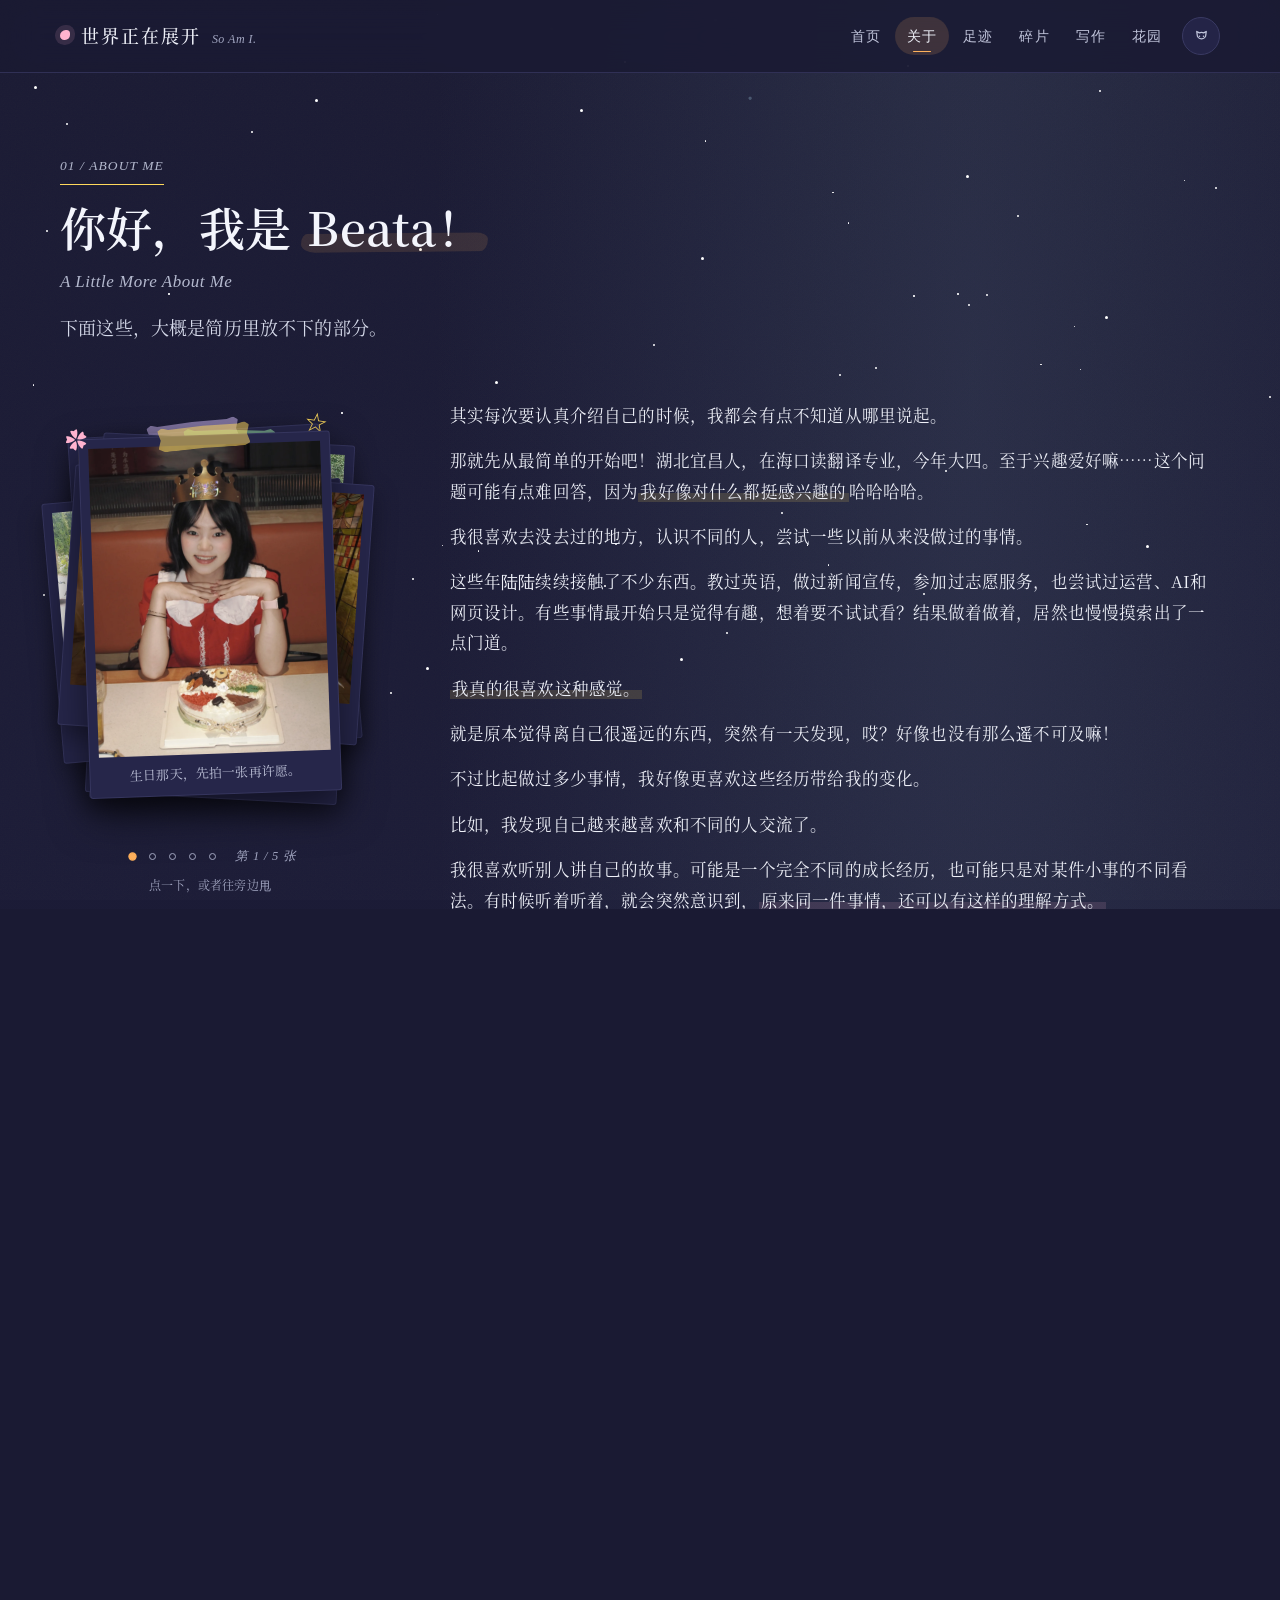
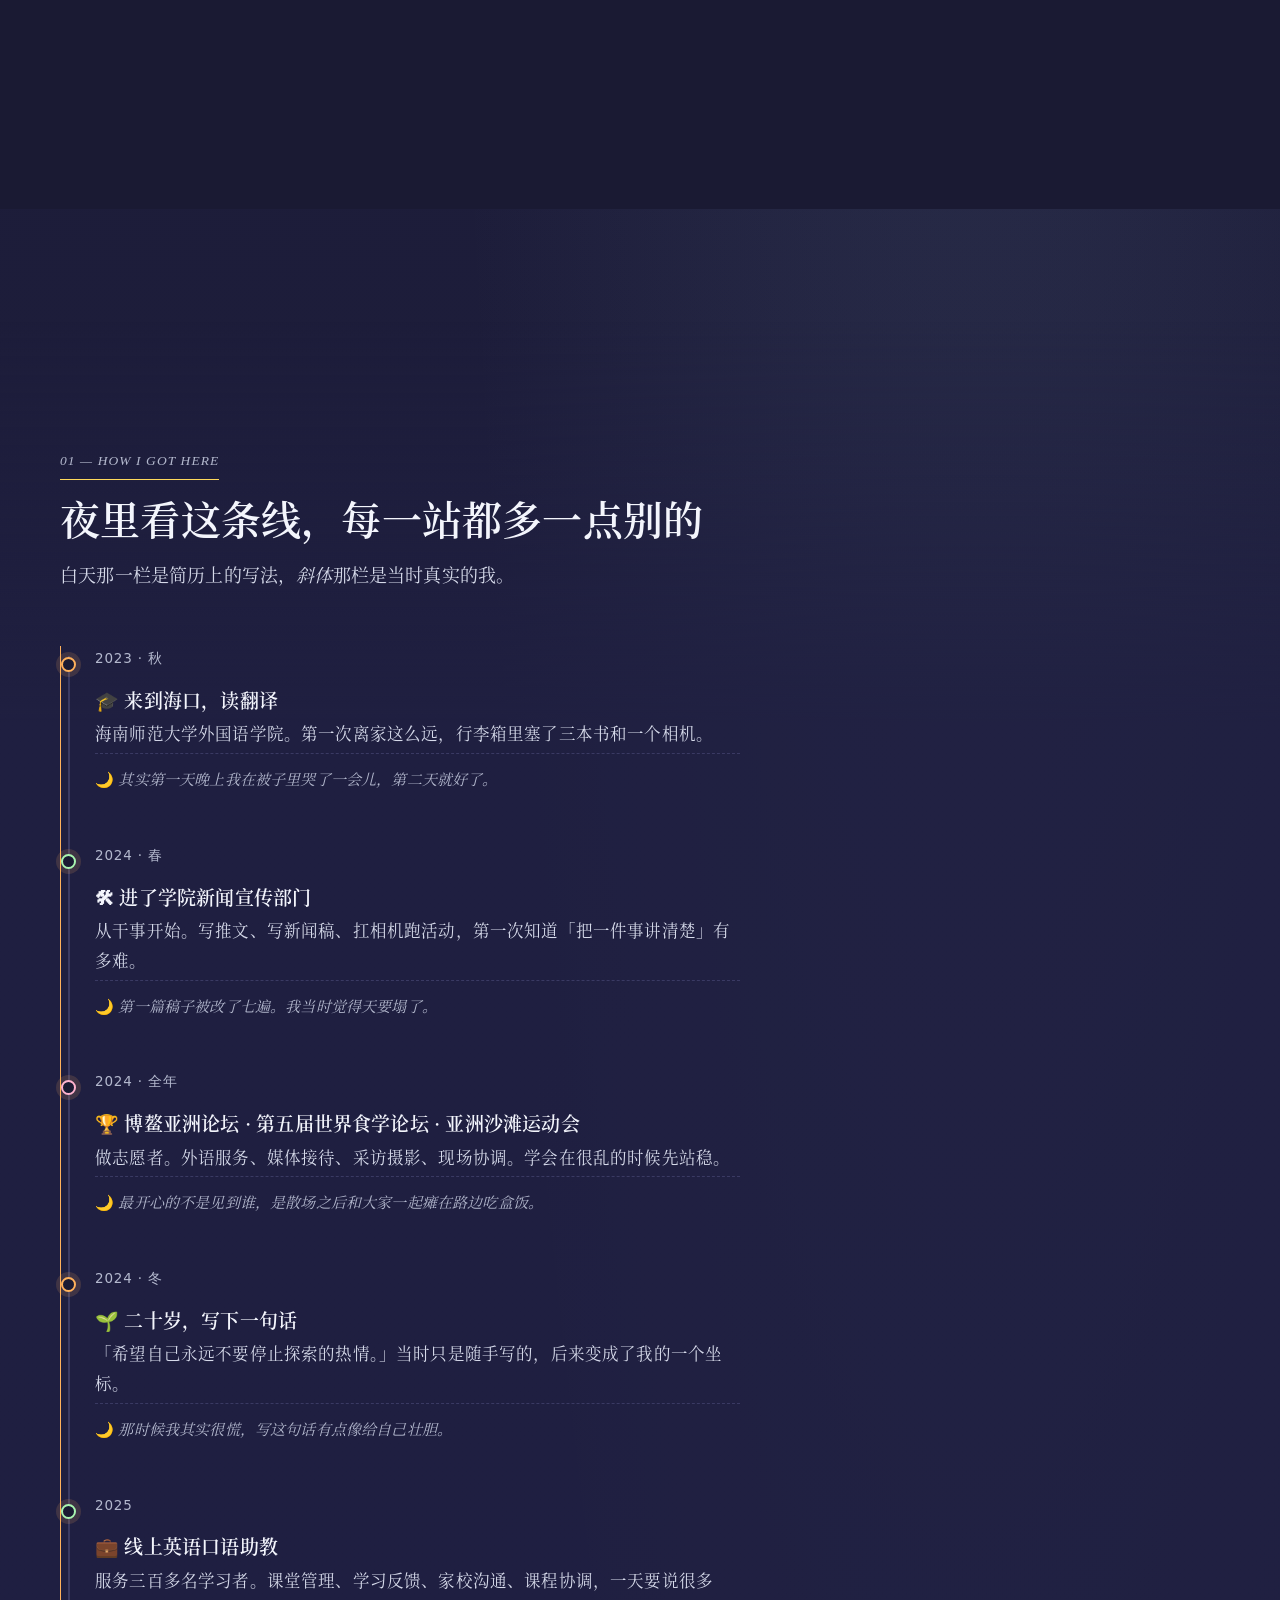
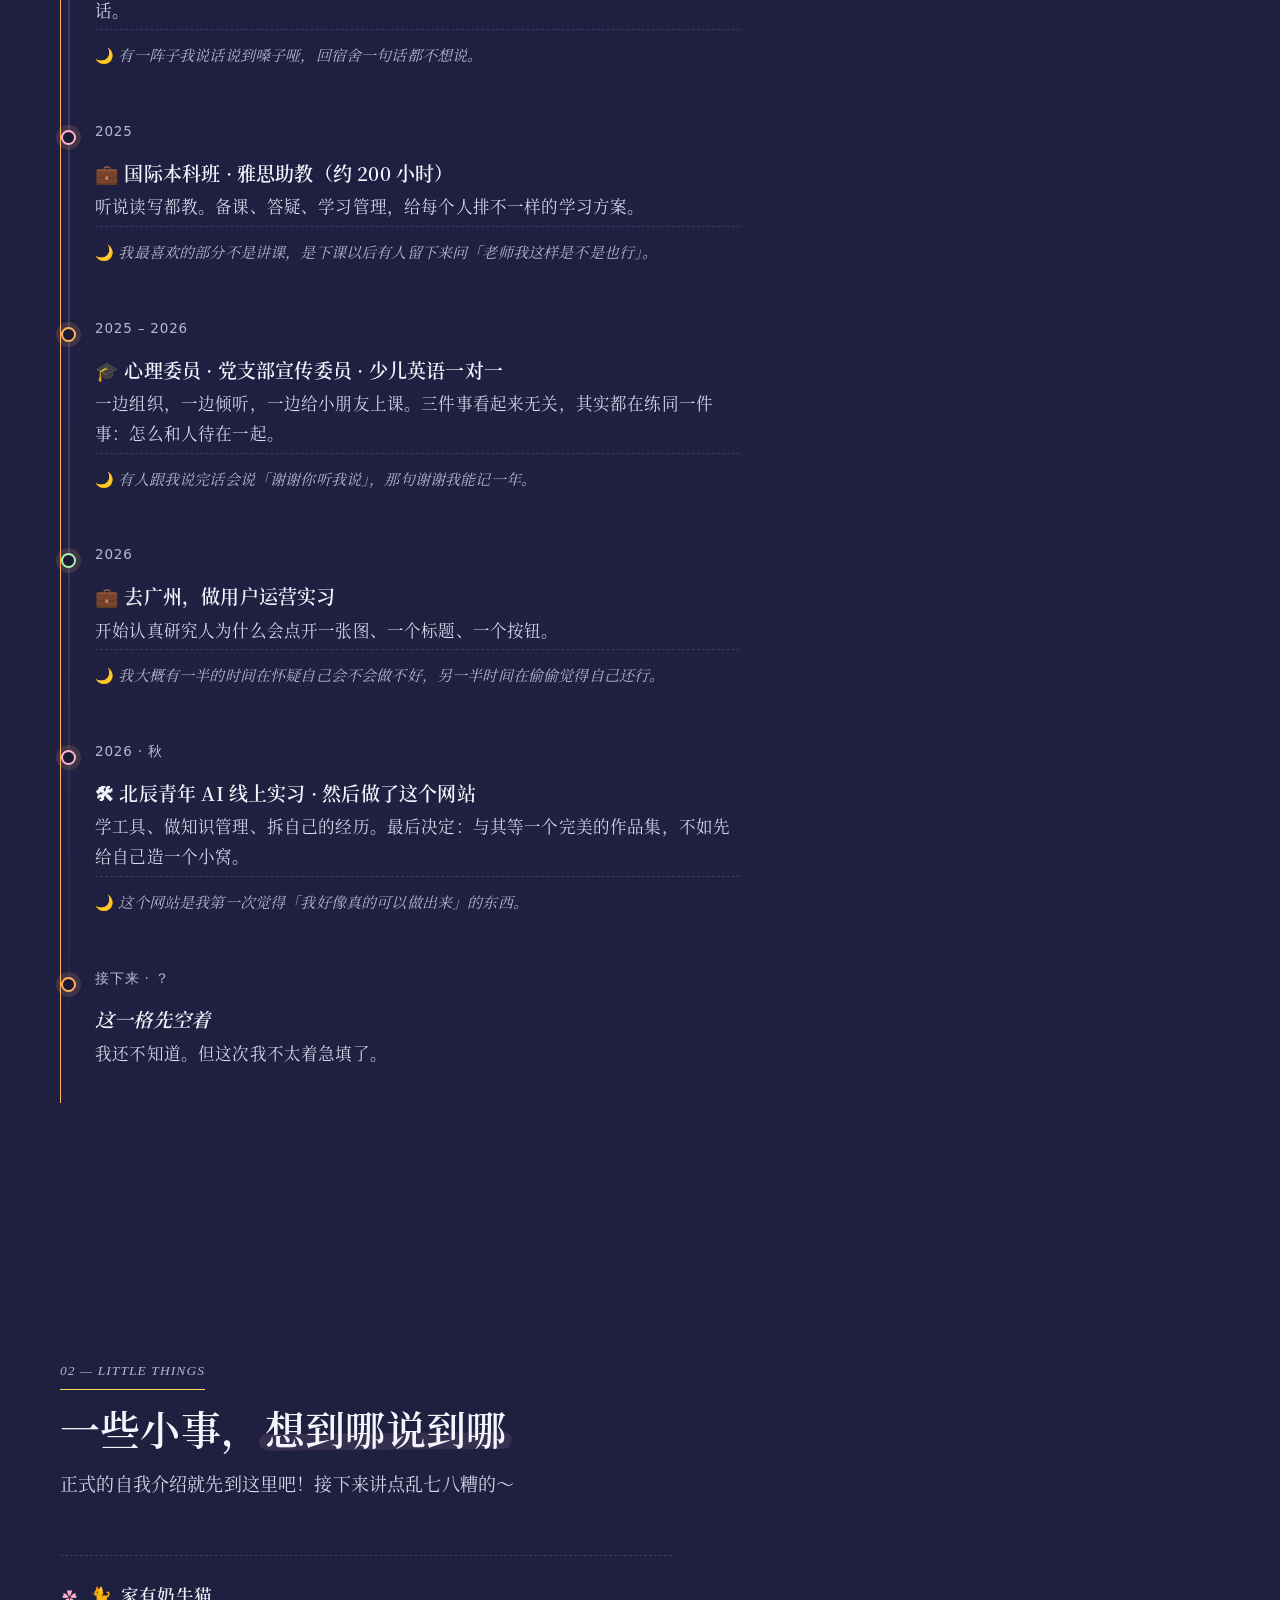
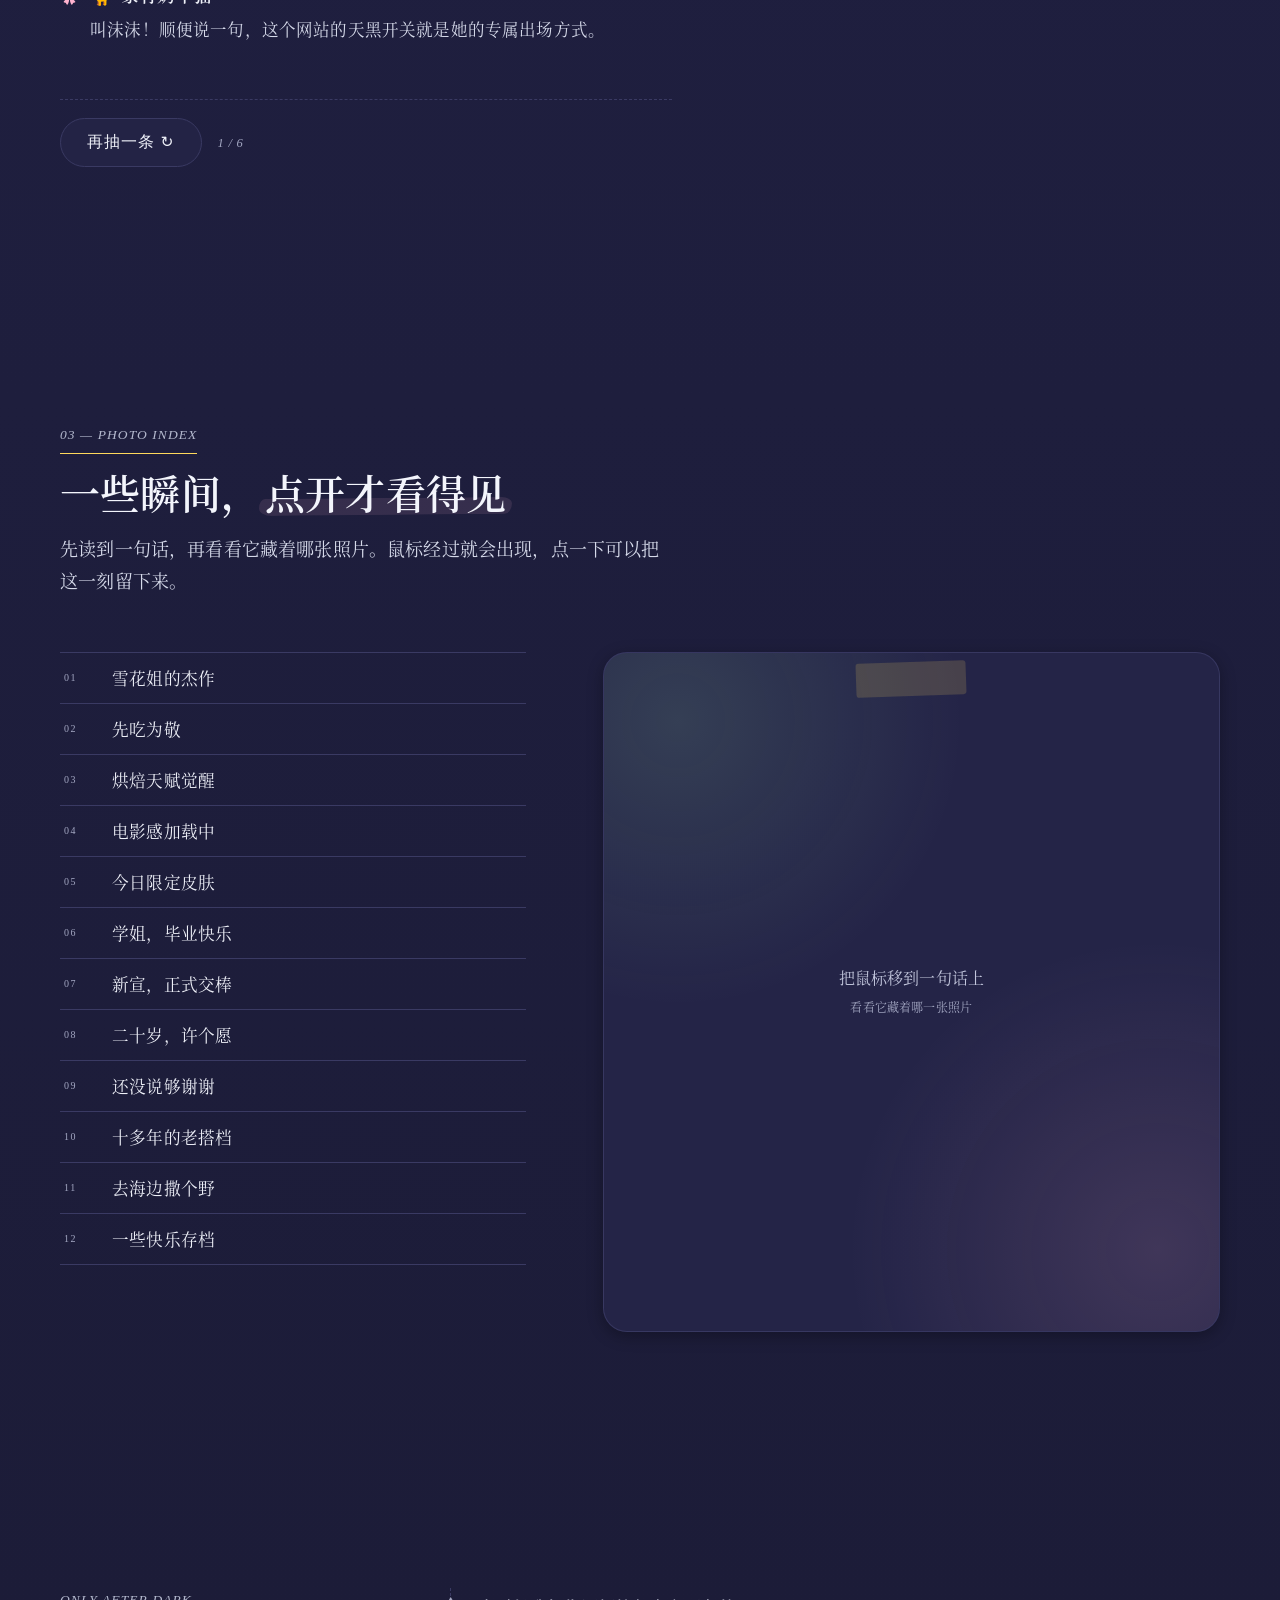
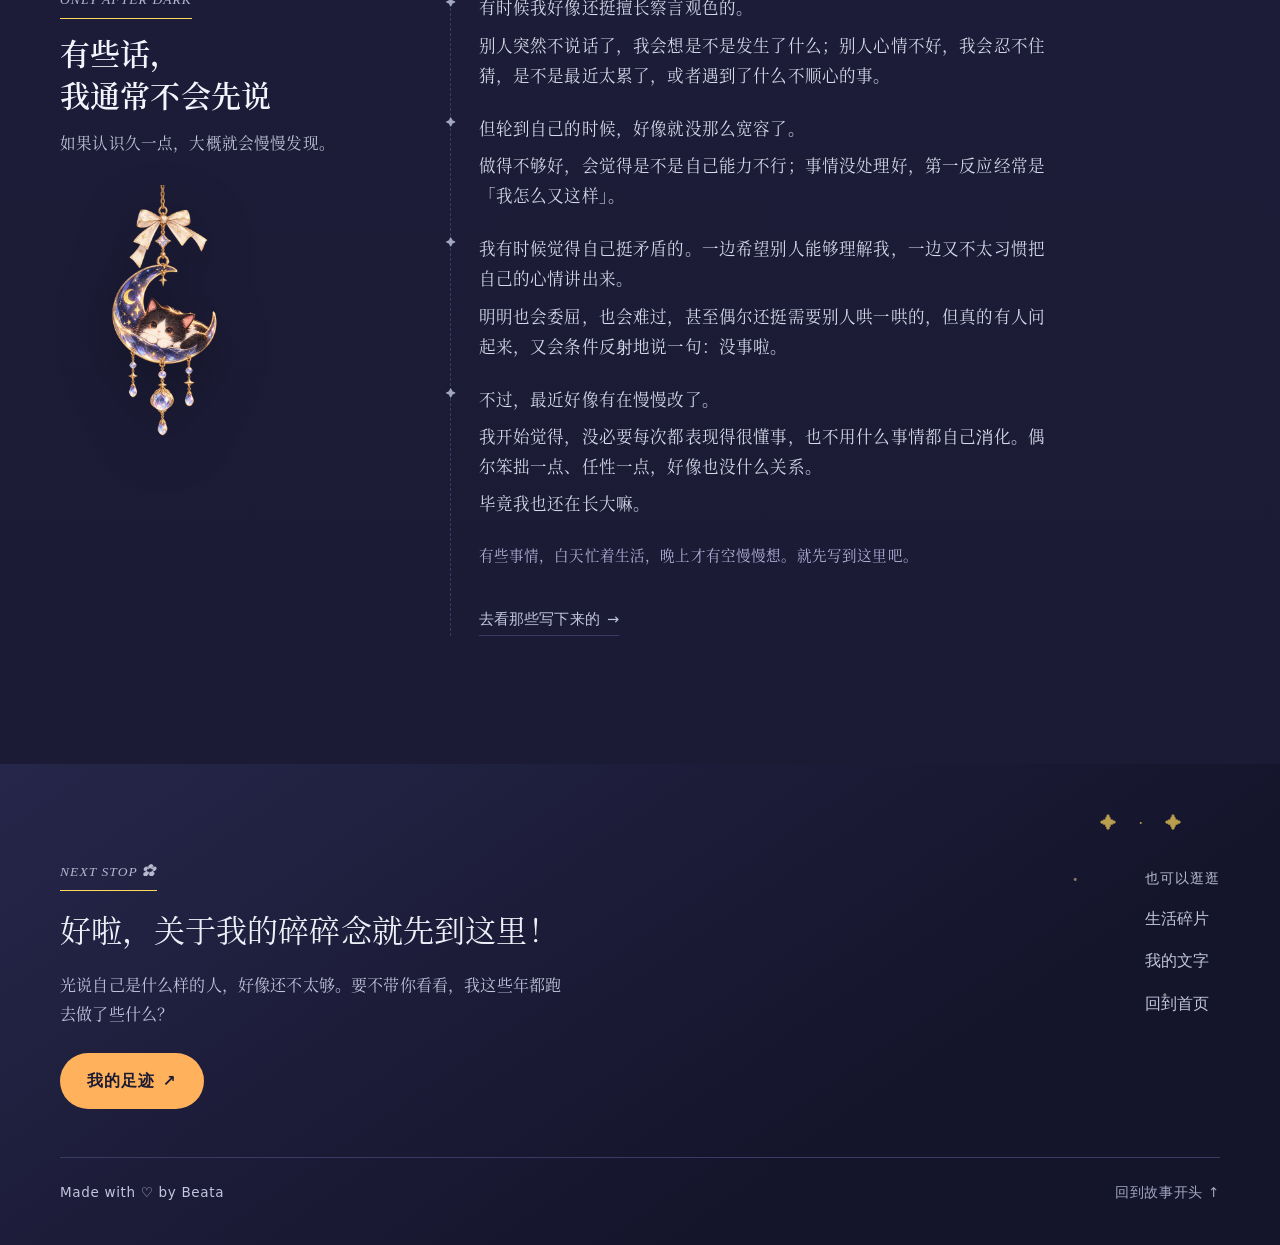
<file: about.html>
<!DOCTYPE html>
<html lang="zh-CN" data-theme="day">
<head>
<meta charset="UTF-8">
<meta name="viewport" content="width=device-width, initial-scale=1">
<title>关于 · 世界正在展开</title>
<meta name="description" content="关于 Beata：在海口读翻译，也教英语、写东西、拍照片，沿着绕过的路慢慢认识自己。">
<meta name="theme-color" content="#fffdf8">
<link rel="preload" href="assets/fonts/noto-serif-sc-400.woff2" as="font" type="font/woff2" crossorigin>
<link rel="preload" href="assets/fonts/noto-serif-sc-600.woff2" as="font" type="font/woff2" crossorigin>
<link rel="stylesheet" href="assets/css/fonts.css?v=20261103z1">
<link rel="stylesheet" href="assets/css/style.css?v=20261104d">
<link rel="stylesheet" href="assets/css/scrapbook.css?v=20261104i">
<link rel="stylesheet" href="assets/css/motion.css?v=20261103z">
<link rel="stylesheet" href="assets/css/readability.css?v=20261103z">
<link rel="stylesheet" href="assets/css/breaks.css?v=20261103z">
<link rel="stylesheet" href="assets/css/pilot-refinement.css?v=20261103z1">
<link rel="stylesheet" href="assets/css/about.css?v=20261104d">
<script>
  (function () {
    try {
      var t = localStorage.getItem("beata.theme");
      /* 没手动选过就按本地时间：7:00-19:00 白天，其余算夜里 */
      if (t !== "night" && t !== "day") {
        var h = new Date().getHours();
        t = h >= 7 && h < 19 ? "day" : "night";
      }
      if (t === "night") document.documentElement.setAttribute("data-theme", "night");
    } catch (e) {}
  })();
</script>
</head>
<body class="rb page-about">

<header class="site-head" id="siteHead">
  <div class="wrap head-inner">
    <a class="brand" href="index.html">
      <span class="brand-mark" aria-hidden="true"></span>
      <span class="brand-txt">世界正在展开</span>
      <span class="brand-sub">So Am I.</span>
    </a>
    <nav class="nav" aria-label="主导航">
      <a href="index.html">首页</a>
      <a href="about.html" aria-current="page">关于</a>
      <a href="projects.html">足迹</a>
      <a href="fragments.html">碎片</a>
      <a href="writing.html">写作</a>
      <a href="garden.html">花园</a>
      <button class="theme-btn" id="themeBtn" type="button" aria-label="切换到夜间模式" title="戳戳小猫，天就黑了">
        <svg viewBox="0 0 24 24" fill="none" aria-hidden="true">
          <path d="M6.5 9.5 6 5.6l3.3 1.8a7.4 7.4 0 0 1 5.4 0L18 5.6l-.5 3.9a5.4 5.4 0 1 1-11 0Z" stroke="currentColor" stroke-width="1.6" stroke-linejoin="round"/>
          <circle cx="9.4" cy="11.6" r="1" fill="currentColor"/>
          <circle cx="14.6" cy="11.6" r="1" fill="currentColor"/>
        </svg>
      </button>
    </nav>
    <button class="menu-btn" id="menuBtn" type="button" aria-expanded="false" aria-label="打开菜单">
      <svg width="18" height="18" viewBox="0 0 18 18" fill="none" aria-hidden="true">
        <path d="M3 5h12M3 9h12M3 13h12" stroke="currentColor" stroke-width="1.6" stroke-linecap="round"/>
      </svg>
    </button>
  </div>
</header>

<main>

<!-- ===================== 开场 ===================== -->
<section class="sec" style="padding-top:clamp(64px,9vh,110px)">
  <div class="wrap">
    <div class="sec-head reveal">
      <p class="sec-label">01 / ABOUT ME</p>
      <h1 class="sec-title" style="font-size:clamp(30px,4vw,46px)">
        你好，我是 <span class="mark">Beata！</span>
      </h1>
      <p class="page-en">A Little More About Me</p>
      <p class="sec-sub">下面这些，大概是简历里放不下的部分。</p>
    </div>

    <div class="about-top">
      <!-- 左栏：一叠照片，点最上面那张或往旁边甩，就翻到下一张 -->
      <div class="pile-wrap">
        <div class="pile" id="pile" aria-roledescription="照片堆" aria-label="照片，一共五张">
          <figure class="pile-card pile-card--tape-yellow" data-i="0" style="--tilt:-2deg; --dx:0px; --dy:0px">
            <img src="assets/images/about/portrait-birthday.webp" alt="Beata 戴着生日纸皇冠，面前摆着一个蛋糕" width="1200" height="1600" draggable="false">
            <figcaption>生日那天，先拍一张再许愿。</figcaption>
            <span class="pile-sticker pile-sticker--tl" aria-hidden="true">✿</span>
          </figure>
          <figure class="pile-card pile-card--wide pile-card--tape-pink" data-i="1" style="--tilt:4deg; --dx:6px; --dy:-10px">
            <img src="assets/images/about/friends-sparklers.jpg" alt="Beata 和朋友们穿着制服围坐在餐桌旁，举着仙女棒" width="2000" height="1500" loading="lazy" draggable="false">
            <figcaption>群像万岁，有你们真好！！！</figcaption>
          </figure>
          <figure class="pile-card pile-card--wide pile-card--clip" data-i="2" style="--tilt:-5deg; --dx:-8px; --dy:6px">
            <svg class="pile-clip" viewBox="0 0 20 52" fill="none" aria-hidden="true">
              <path d="M6 44V10a4 4 0 0 1 8 0v30a6 6 0 0 1-12 0V8a8 8 0 0 1 16 0v34" stroke="currentColor" stroke-width="2" stroke-linecap="round"/>
            </svg>
            <img src="assets/images/about/me-deer.jpg" alt="Beata 在给几只小鹿喂食" width="2000" height="1333" loading="lazy" draggable="false">
            <figcaption>这个小鹿怎么突然离我这么近！</figcaption>
          </figure>
          <figure class="pile-card pile-card--tape-grass" data-i="3" style="--tilt:3deg; --dx:10px; --dy:4px">
            <img src="assets/images/about/me-picnic-peace.jpg" alt="Beata 戴着帽子和墨镜坐在野餐垫上比耶" width="1125" height="1500" loading="lazy" draggable="false">
            <figcaption>野餐万岁！！！</figcaption>
          </figure>
          <figure class="pile-card pile-card--tape-corner" data-i="4" style="--tilt:-3.5deg; --dx:-6px; --dy:-4px">
            <img src="assets/images/about/me-braids-selfie.jpg" alt="Beata 扎着双麻花辫的自拍" width="1500" height="2000" loading="lazy" draggable="false">
            <figcaption>特别特别喜欢这个妆！！！</figcaption>
            <span class="pile-sticker pile-sticker--tr" aria-hidden="true">☆</span>
          </figure>
        </div>

        <div class="pile-ui">
          <div class="pile-dots" id="pileDots">
            <button type="button" aria-label="翻到第 1 张"></button>
            <button type="button" aria-label="翻到第 2 张"></button>
            <button type="button" aria-label="翻到第 3 张"></button>
            <button type="button" aria-label="翻到第 4 张"></button>
            <button type="button" aria-label="翻到第 5 张"></button>
          </div>
          <p class="pile-count" id="pileCount" aria-live="polite">第 1 / 5 张</p>
        </div>
        <p class="pile-hint">点一下，或者往旁边甩</p>
      </div>

      <div class="about-intro reveal">
        <p class="lead">其实每次要认真介绍自己的时候，我都会有点不知道从哪里说起。</p>

        <p>那就先从最简单的开始吧！湖北宜昌人，在海口读翻译专业，今年大四。至于兴趣爱好嘛……这个问题可能有点难回答，因为<span class="hl">我好像对什么都挺感兴趣的</span>哈哈哈哈。</p>

        <p>我很喜欢去没去过的地方，认识不同的人，尝试一些以前从来没做过的事情。</p>

        <p>这些年陆陆续续接触了不少东西。教过英语，做过新闻宣传，参加过志愿服务，也尝试过运营、AI和网页设计。有些事情最开始只是觉得有趣，想着要不试试看？结果做着做着，居然也慢慢摸索出了一点门道。</p>

        <p><span class="hl">我真的很喜欢这种感觉。</span></p>

        <p>就是原本觉得离自己很遥远的东西，突然有一天发现，哎？好像也没有那么遥不可及嘛！</p>

        <p>不过比起做过多少事情，我好像更喜欢这些经历带给我的变化。</p>

        <p>比如，我发现自己越来越喜欢和不同的人交流了。</p>

        <p>我很喜欢听别人讲自己的故事。可能是一个完全不同的成长经历，也可能只是对某件小事的不同看法。有时候听着听着，就会突然意识到，<span class="hl hl--pink">原来同一件事情，还可以有这样的理解方式。</span></p>

        <p>这种感觉很奇妙。</p>

        <p>以前我可能会很自然地用自己的经验去判断一件事，现在却越来越觉得，<span class="hl hl--lilac">每个人都有自己的处境和理由。</span>很多事情并没有那么简单，也不一定非要分出一个绝对的对错。</p>

        <p>当然啦，理解别人不代表我没有自己的想法。恰恰相反，我其实还挺喜欢和别人讨论问题的。尤其是遇到一些自己没想明白的事情，总想多听听不同的声音，再慢慢琢磨出自己的答案。</p>

        <p>有时候想得太多，也会把自己绕进去哈哈哈哈。</p>

        <p>除了这些，我还是一个很容易因为小事开心的人。</p>

        <p>可能是学会了一个新技能，可能是努力做出来的东西得到了认可，也可能是和喜欢的人一起吃了一顿好吃的，或者某天突然发现，自己好像比以前更懂得怎么处理一些事情了。</p>

        <p><span class="hl hl--grass">我很喜欢这种一点一点变好的感觉。</span></p>

        <p>当然，生活也不是每天都这么顺利。我也会有做不好的事情，会因为未来的不确定而焦虑，也会在某些时刻怀疑自己是不是走得太慢了。</p>

        <p>但有意思的是，明明有那么多不确定的事情，<span class="hl hl--grass">我还是会忍不住期待明天。</span></p>

        <p>期待认识新的人，去新的地方，学会新的东西，也期待某一天突然发现，原来自己又有了一些不一样的想法。</p>

        <p>至于以后会变成什么样的人，我暂时还不知道。</p>

        <p>以前总觉得，人是不是应该尽早找到一个明确的方向，然后坚定地走下去？但现在我越来越觉得，<span class="hl">很多答案或许不是坐在那里想出来的，而是在一次次尝试、经历和选择中慢慢出现的。</span></p>

        <p>所以目前的我，还是想多看看、多试试，也多听听这个世界上不同的声音。</p>

        <p>毕竟还有那么多事情没经历过，那么多地方没去过，那么多有趣的人还没认识呢。</p>

        <p>想想就觉得挺期待的！</p>
      </div>
    </div>
  </div>
</section>

<!-- ===================== 时间线 ===================== -->
<section class="sec sec--tint" id="timeline">
  <div class="wrap">
    <div class="sec-head reveal">
      <p class="sec-label">01 — how I got here</p>
      <h2 class="sec-title">
        <span class="only-day">这条线，<span class="mark mark--grass">绕了不少路</span></span>
        <span class="only-night">夜里看这条线，每一站都多一点别的</span>
      </h2>
      <p class="sec-sub">
        <span class="only-day">这不是一条提前画好的路线。很多联系，都是走过以后才看见的。</span>
        <span class="only-night">白天那一栏是简历上的写法，<em>斜体</em>那栏是当时真实的我。</span>
      </p>
    </div>

    <div class="timeline">
      <div class="tl-item reveal">
        <p class="tl-when">2023 · 秋</p>
        <h3 class="tl-what">🎓 来到海口，读翻译</h3>
        <p class="tl-desc">海南师范大学外国语学院。第一次离家这么远，行李箱里塞了三本书和一个相机。</p>
        <p class="night-note only-night">其实第一天晚上我在被子里哭了一会儿，第二天就好了。</p>
      </div>

      <div class="tl-item reveal">
        <p class="tl-when">2024 · 春</p>
        <h3 class="tl-what">🛠 进了学院新闻宣传部门</h3>
        <p class="tl-desc">从干事开始。写推文、写新闻稿、扛相机跑活动，第一次知道「把一件事讲清楚」有多难。</p>
        <p class="night-note only-night">第一篇稿子被改了七遍。我当时觉得天要塌了。</p>
      </div>

      <div class="tl-item reveal">
        <p class="tl-when">2024 · 全年</p>
        <h3 class="tl-what">🏆 <span class="nb">博鳌亚洲论坛 ·</span> <span class="nb">第五届世界食学论坛 ·</span> <span class="nb">亚洲沙滩运动会</span></h3>
        <p class="tl-desc">做志愿者。外语服务、媒体接待、采访摄影、现场协调。学会在很乱的时候先站稳。</p>
        <p class="night-note only-night">最开心的不是见到谁，是散场之后和大家一起瘫在路边吃盒饭。</p>
      </div>

      <div class="tl-item reveal">
        <p class="tl-when">2024 · 冬</p>
        <h3 class="tl-what">🌱 二十岁，写下一句话</h3>
        <p class="tl-desc">「希望自己永远不要停止探索的热情。」当时只是随手写的，后来变成了我的一个坐标。</p>
        <p class="night-note only-night">那时候我其实很慌，写这句话有点像给自己壮胆。</p>
      </div>

      <div class="tl-item reveal">
        <p class="tl-when">2025</p>
        <h3 class="tl-what">💼 线上英语口语助教</h3>
        <p class="tl-desc">服务三百多名学习者。课堂管理、学习反馈、家校沟通、课程协调，一天要说很多话。</p>
        <p class="night-note only-night">有一阵子我说话说到嗓子哑，回宿舍一句话都不想说。</p>
      </div>

      <div class="tl-item reveal">
        <p class="tl-when">2025</p>
        <h3 class="tl-what">💼 国际本科班 · <span class="nb">雅思助教</span>（约 200 小时）</h3>
        <p class="tl-desc">听说读写都教。备课、答疑、学习管理，给每个人排不一样的学习方案。</p>
        <p class="night-note only-night">我最喜欢的部分不是讲课，是下课以后有人留下来问「老师我这样是不是也行」。</p>
      </div>

      <div class="tl-item reveal">
        <p class="tl-when">2025 – 2026</p>
        <h3 class="tl-what">🎓 心理委员 · 党支部<span class="nb">宣传委员</span> · 少儿英语<span class="nb">一对一</span></h3>
        <p class="tl-desc">一边组织，一边倾听，一边给小朋友上课。三件事看起来无关，其实都在练同一件事：怎么和人待在一起。</p>
        <p class="night-note only-night">有人跟我说完话会说「谢谢你听我说」，那句谢谢我能记一年。</p>
      </div>

      <div class="tl-item reveal">
        <p class="tl-when">2026</p>
        <h3 class="tl-what">💼 去广州，做用户运营实习</h3>
        <p class="tl-desc">开始认真研究人为什么会点开一张图、一个标题、一个按钮。</p>
        <p class="night-note only-night">我大概有一半的时间在怀疑自己会不会做不好，另一半时间在偷偷觉得自己还行。</p>
      </div>

      <div class="tl-item reveal">
        <p class="tl-when">2026 · 秋</p>
        <h3 class="tl-what">🛠 北辰青年 AI <span class="nb">线上实习</span> · 然后做了这个网站</h3>
        <p class="tl-desc">学工具、做知识管理、拆自己的经历。最后决定：与其等一个完美的作品集，不如先给自己造一个小窝。</p>
        <p class="night-note only-night">这个网站是我第一次觉得「我好像真的可以做出来」的东西。</p>
      </div>

      <div class="tl-item tl-item--now reveal">
        <p class="tl-when">接下来 · ？</p>
        <h3 class="tl-what">这一格先空着</h3>
        <p class="tl-desc">我还不知道。但这次我不太着急填了。</p>
      </div>
    </div>
  </div>
</section>

<!-- ===================== 几件小事 ===================== -->
<section class="sec" id="small-things">
  <div class="wrap">
    <div class="sec-head reveal">
      <p class="sec-label">02 — little things</p>
      <h2 class="sec-title">一些小事，<span class="mark mark--pink">想到哪说到哪</span></h2>
      <p class="sec-sub">正式的自我介绍就先到这里吧！接下来讲点乱七八糟的～</p>
    </div>

    <!-- 点着抽一条：一次只说一件小事；抽完六条还藏着三条 -->
    <div class="draw reveal" id="draw">
      <div class="draw-stage" id="drawStage" aria-live="polite">
        <div class="draw-item" data-kind="main">
          <h3 class="draw-title"><span aria-hidden="true">🐈</span> 家有奶牛猫</h3>
          <p>叫沫沫！顺便说一句，这个网站的天黑开关就是她的专属出场方式。</p>
        </div>
        <div class="draw-item" data-kind="main">
          <h3 class="draw-title"><span aria-hidden="true">🍕</span> 榴莲披萨爱好者</h3>
          <p>尤其喜欢薄皮的！如果哪天心情不好，一顿好吃的真的可以哄好我一大半。</p>
        </div>
        <div class="draw-item" data-kind="main">
          <h3 class="draw-title"><span aria-hidden="true">💡</span> 好奇心有点旺盛</h3>
          <p>经常突然对什么东西产生兴趣，然后开始疯狂研究。至于下一个坑是什么，我也不知道哈哈哈。</p>
        </div>
        <div class="draw-item" data-kind="main">
          <h3 class="draw-title"><span aria-hidden="true">📷</span> 相册舍不得删</h3>
          <p>很喜欢拍照，也很喜欢翻旧照片。每次都觉得：天呐，原来那天已经过去这么久了！</p>
        </div>
        <div class="draw-item" data-kind="main">
          <h3 class="draw-title"><span aria-hidden="true">💌</span> 快乐要分享！</h3>
          <p>遇到好玩的事情就很想讲给别人听。毕竟一个人开心已经很好了，两个人一起开心岂不是更赚！</p>
        </div>
        <div class="draw-item" data-kind="main">
          <h3 class="draw-title"><span aria-hidden="true">🌷</span> 偶尔也会想太多</h3>
          <p>有时候还没开始就已经担心了一百种可能。但最后通常还是会决定：算啦，先试试看！</p>
        </div>
        <div class="draw-item draw-item--extra" data-kind="extra">
          <p><span aria-hidden="true">🌙</span> 经常跟自己说「再弄五分钟」，结果一不小心就折腾到了半夜。</p>
        </div>
        <div class="draw-item draw-item--extra" data-kind="extra">
          <p><span aria-hidden="true">🎀</span> 想尝试的穿搭风格特别多，衣柜里的我和脑袋里想象的我，暂时还有一点距离哈哈哈。</p>
        </div>
        <div class="draw-item draw-item--extra" data-kind="extra">
          <p><span aria-hidden="true">🧳</span> 有一个小小的愿望：带着相机去很多地方，拍拍照，认识新朋友，顺便吃点好吃的！</p>
        </div>
      </div>

      <p class="draw-psst" id="drawPsst" hidden>Psst... 还有一些没说完。</p>
      <div class="draw-bar">
        <button class="btn btn--ghost draw-btn" type="button" id="drawBtn" aria-controls="drawStage">再抽一条 ↻</button>
        <span class="draw-count" id="drawCount">1 / 6</span>
      </div>
    </div>
  </div>
</section>

<!-- ===================== 照片目录 ===================== -->
<section class="sec" id="photos">
  <div class="wrap">
    <div class="sec-head reveal">
      <p class="sec-label">03 — PHOTO INDEX</p>
      <h2 class="sec-title">一些瞬间，<span class="mark mark--pink">点开才看得见</span></h2>
      <p class="sec-sub">先读到一句话，再看看它藏着<span class="nb">哪张照片</span>。鼠标经过就会出现，点一下可以把<span class="nb">这一刻</span><span class="nb">留下来</span>。</p>
    </div>

    <div class="photo-directory-shell reveal" id="photoDirectoryShell">
      <ul class="photo-directory" id="photoDirectory" aria-label="照片目录">
        <li class="photo-directory-item" data-photo-index="0">
          <button class="photo-directory-trigger" type="button" aria-expanded="false" aria-controls="photoStage"><span class="photo-directory-no">01</span><span class="photo-directory-title">雪花姐的杰作</span><span class="photo-directory-arrow" aria-hidden="true">↗</span></button>
        </li>
        <li class="photo-directory-item" data-photo-index="1">
          <button class="photo-directory-trigger" type="button" aria-expanded="false" aria-controls="photoStage"><span class="photo-directory-no">02</span><span class="photo-directory-title">先吃为敬</span><span class="photo-directory-arrow" aria-hidden="true">↗</span></button>
        </li>
        <li class="photo-directory-item" data-photo-index="2">
          <button class="photo-directory-trigger" type="button" aria-expanded="false" aria-controls="photoStage"><span class="photo-directory-no">03</span><span class="photo-directory-title">烘焙天赋觉醒</span><span class="photo-directory-arrow" aria-hidden="true">↗</span></button>
        </li>
        <li class="photo-directory-item" data-photo-index="3">
          <button class="photo-directory-trigger" type="button" aria-expanded="false" aria-controls="photoStage"><span class="photo-directory-no">04</span><span class="photo-directory-title">电影感加载中</span><span class="photo-directory-arrow" aria-hidden="true">↗</span></button>
        </li>
        <li class="photo-directory-item" data-photo-index="4">
          <button class="photo-directory-trigger" type="button" aria-expanded="false" aria-controls="photoStage"><span class="photo-directory-no">05</span><span class="photo-directory-title">今日限定皮肤</span><span class="photo-directory-arrow" aria-hidden="true">↗</span></button>
        </li>
        <li class="photo-directory-item" data-photo-index="5">
          <button class="photo-directory-trigger" type="button" aria-expanded="false" aria-controls="photoStage"><span class="photo-directory-no">06</span><span class="photo-directory-title">学姐，毕业快乐</span><span class="photo-directory-arrow" aria-hidden="true">↗</span></button>
        </li>
        <li class="photo-directory-item" data-photo-index="6">
          <button class="photo-directory-trigger" type="button" aria-expanded="false" aria-controls="photoStage"><span class="photo-directory-no">07</span><span class="photo-directory-title">新宣，正式交棒</span><span class="photo-directory-arrow" aria-hidden="true">↗</span></button>
        </li>
        <li class="photo-directory-item" data-photo-index="7">
          <button class="photo-directory-trigger" type="button" aria-expanded="false" aria-controls="photoStage"><span class="photo-directory-no">08</span><span class="photo-directory-title">二十岁，许个愿</span><span class="photo-directory-arrow" aria-hidden="true">↗</span></button>
        </li>
        <li class="photo-directory-item" data-photo-index="8">
          <button class="photo-directory-trigger" type="button" aria-expanded="false" aria-controls="photoStage"><span class="photo-directory-no">09</span><span class="photo-directory-title">还没说够谢谢</span><span class="photo-directory-arrow" aria-hidden="true">↗</span></button>
        </li>
        <li class="photo-directory-item" data-photo-index="9">
          <button class="photo-directory-trigger" type="button" aria-expanded="false" aria-controls="photoStage"><span class="photo-directory-no">10</span><span class="photo-directory-title">十多年的老搭档</span><span class="photo-directory-arrow" aria-hidden="true">↗</span></button>
        </li>
        <li class="photo-directory-item" data-photo-index="10">
          <button class="photo-directory-trigger" type="button" aria-expanded="false" aria-controls="photoStage"><span class="photo-directory-no">11</span><span class="photo-directory-title">去海边撒个野</span><span class="photo-directory-arrow" aria-hidden="true">↗</span></button>
        </li>
        <li class="photo-directory-item" data-photo-index="11">
          <button class="photo-directory-trigger" type="button" aria-expanded="false" aria-controls="photoStage"><span class="photo-directory-no">12</span><span class="photo-directory-title">一些快乐存档</span><span class="photo-directory-arrow" aria-hidden="true">↗</span></button>
        </li>
      </ul>

      <div class="photo-stage-home" id="photoStageHome">
        <aside class="photo-stage" id="photoStage" aria-live="polite" aria-label="选中的照片">
          <p class="photo-stage-hint">把鼠标移到一句话上<br><span>看看它藏着哪一张照片</span></p>
          <figure class="photo-stage-card" data-photo-panel="0" hidden>
            <img src="assets/images/about/me-bridge-smile.webp" alt="Beata 在夜晚的桥边笑着看向镜头" width="1100" height="1467" loading="lazy">
            <figcaption>宣传小分队第一次一起出去野餐！这张是我们亲爱的雪花姐在世纪大桥拍的。谁懂啊，真的好喜欢，雪花姐请继续保持这个水平！！</figcaption>
          </figure>
          <figure class="photo-stage-card" data-photo-panel="1" hidden>
            <img src="assets/images/about/me-eating.webp" alt="Beata 在餐厅吃东西，眼睛睁得很大" width="1100" height="1467" loading="lazy">
            <figcaption>跟对象一起去吃好吃的披萨啦！至于表情管理什么的……不好意思，暂时不在我的考虑范围内。啊呜！</figcaption>
          </figure>
          <figure class="photo-stage-card" data-photo-panel="2" hidden>
            <img src="assets/images/about/me-maid.webp" alt="Beata 穿着粉色围裙，举着巨大的纸板刀和叉" width="1100" height="1467" loading="lazy">
            <figcaption>第一次尝试自己做小饼干，没想到味道还挺不错的诶！看来本小姐的技能树又悄悄点亮了一项，哈哈哈哈。</figcaption>
          </figure>
          <figure class="photo-stage-card" data-photo-panel="3" hidden>
            <img src="assets/images/about/me-bridge-sit.webp" alt="Beata 坐在夜晚的桥边，看向旁边" width="1100" height="1467" loading="lazy">
            <figcaption>还是那次野餐拍的！但这张真的好有故事感啊，感觉自己下一秒就要成为某部电影的女主角了。好吧，允许我自恋一下～</figcaption>
          </figure>
          <figure class="photo-stage-card" data-photo-panel="4" hidden>
            <img src="assets/images/about/me-makeup.webp" alt="Beata 坐在化妆镜前，桌上是各种化妆品" width="1024" height="1366" loading="lazy">
            <figcaption>第一次尝试亚裔妆！不得不说，化妆师老师真的有两把刷子，照镜子的时候都有点新鲜哈哈哈。原来我还可以是这种风格！</figcaption>
          </figure>
          <figure class="photo-stage-card" data-photo-panel="5" hidden>
            <img src="assets/images/about/friends-graduation.webp" alt="Beata 和三位朋友在书架前合影，手里抱着花" width="1300" height="975" loading="lazy">
            <figcaption>和学姐的毕业合照！明明知道毕业是件值得庆祝的事，可一想到以后不能经常见面，还是有点舍不得。学姐，要常回来看看我们呀。</figcaption>
          </figure>
          <figure class="photo-stage-card" data-photo-panel="6" hidden>
            <img src="assets/images/about/friends-lecture.webp" alt="Beata 和三位朋友在报告厅里自拍" width="1300" height="975" loading="lazy">
            <figcaption>换届啦，我们的新宣负责人之旅也正式画上句号。一起忙过的那些日子，就留在这里吧。辛苦啦，各位！这次真的可以下班咯。</figcaption>
          </figure>
          <figure class="photo-stage-card" data-photo-panel="7" hidden>
            <img src="assets/images/about/friends-dinner.webp" alt="Beata 和四位朋友在餐厅围着蛋糕合影" width="1300" height="974" loading="lazy">
            <figcaption>我的二十岁生日！另外两位新宣小伙伴，还有学长学姐都来陪我过生日。呜呜呜，原来被这么多人惦记着，是这么幸福的一件事呀。</figcaption>
          </figure>
          <figure class="photo-stage-card" data-photo-panel="8" hidden>
            <img src="assets/images/about/friends-southgate.webp" alt="Beata 和学长学姐在南门前的毕业合影" width="1300" height="976" loading="lazy">
            <figcaption>学长学姐毕业啦。其实一直都很感谢你们，教会了我好多东西，也给了我好多鼓励。总觉得还有好多话没来得及说，怎么就要毕业了呢。</figcaption>
          </figure>
          <figure class="photo-stage-card" data-photo-panel="9" hidden>
            <img src="assets/images/about/friends-festival.webp" alt="Beata 和朋友穿着雨衣在音乐节现场自拍" width="1300" height="975" loading="lazy">
            <figcaption>陪认识十多年的好朋友去看华晨宇演唱会！虽然下着雨，但完全不影响我们的快乐。认识这么多年了，居然还有这么多新鲜事可以一起做！</figcaption>
          </figure>
          <figure class="photo-stage-card" data-photo-panel="10" hidden>
            <img src="assets/images/about/friends-beach.webp" alt="Beata 和三位朋友在海边自拍" width="1300" height="867" loading="lazy">
            <figcaption>趁着亚沙会的间隙，和几个好朋友一起跑去三亚看海啦！那会儿什么也不用多想，只觉得整个人都自由得不得了。啊啊啊，好喜欢！</figcaption>
          </figure>
          <figure class="photo-stage-card" data-photo-panel="11" hidden>
            <img src="assets/images/about/friends-collage.webp" alt="Beata 和朋友的夏天照片拼图" width="1100" height="1954" loading="lazy">
            <figcaption>上面是和智毅小姐一起看毕业晚会，下面是出去玩回来跟舒怡小可爱在车上拍的。翻到这里才发现，原来好多快乐都藏在这些小瞬间里。</figcaption>
          </figure>
        </aside>
      </div>
    </div>
  </div>
</section>

<!-- ===================== 🌙 夜间板块 ===================== -->
<section class="sec only-night" id="night-side">
  <!-- 一页摊开的夜间日记：左边标题和月亮猫停在原地，右边是碎碎念 -->
  <div class="wrap diary-wrap">
    <div class="diary-side">
      <div class="sec-head">
        <p class="sec-label">only after dark</p>
        <h2 class="sec-title">有些话，<br>我通常不会先说</h2>
        <p class="sec-sub">如果认识久一点，大概就会慢慢发现。</p>
      </div>
      <img class="diary-moon" src="assets/images/deco/deco-moon-cat.webp" alt="" aria-hidden="true" width="1024" height="1536" loading="lazy">
    </div>

    <div class="diary-main">
    <!-- 像一页深夜碎碎念：想到一段写一段，组内挨着，组间空一点 -->
    <div class="diary" id="diary">
      <div class="diary-group">
        <p>有时候我好像还挺擅长察言观色的。</p>
        <p>别人突然不说话了，我会想是不是发生了什么；别人心情不好，我会忍不住猜，是不是最近太累了，或者遇到了什么不顺心的事。</p>
      </div>
      <div class="diary-group">
        <p>但轮到自己的时候，好像就没那么宽容了。</p>
        <p>做得不够好，会觉得是不是自己能力不行；事情没处理好，第一反应经常是「我怎么又这样」。</p>
      </div>
      <div class="diary-group">
        <p>我有时候觉得自己挺矛盾的。一边希望别人能够理解我，一边又不太习惯把自己的心情讲出来。</p>
        <p>明明也会委屈，也会难过，甚至偶尔还挺需要别人哄一哄的，但真的有人问起来，又会条件反射地说一句：没事啦。</p>
      </div>
      <div class="diary-group">
        <p>不过，最近好像有在慢慢改了。</p>
        <p>我开始觉得，没必要每次都表现得很懂事，也不用什么事情都自己消化。偶尔笨拙一点、任性一点，好像也没什么关系。</p>
        <p>毕竟我也还在长大嘛。</p>
      </div>
      <p class="diary-end">有些事情，白天忙着生活，晚上才有空慢慢想。就先写到这里吧。</p>
    </div>

    <div class="diary-more">
      <a class="link-more" href="writing.html">去看那些写下来的 <span aria-hidden="true">→</span></a>
    </div>
    </div>
  </div>
</section>

</main>

<footer class="site-foot">
  <div class="wrap">
    <div class="foot-grid">
      <div class="foot-lead">
        <p class="sec-label foot-kicker">NEXT STOP ✿</p>
        <p class="foot-big">好啦，<span class="nb">关于我的碎碎念</span>就先到这里！</p>
        <p class="foot-note">光说自己是什么样的人，好像还不太够。要不带你看看，我这些年都跑去<span class="nb">做了些什么</span>？</p>
        <p class="foot-cta"><a class="btn btn--primary" href="projects.html">我的足迹 <span aria-hidden="true">↗</span></a></p>
      </div>
      <div class="foot-secondary">
        <span class="foot-secondary-label">也可以逛逛</span>
        <a class="foot-link" href="fragments.html">生活碎片</a>
        <a class="foot-link" href="writing.html">我的文字</a>
        <a class="foot-link" href="index.html">回到首页</a>
      </div>
    </div>
    <div class="foot-bottom">
      <span>Made with ♡ by Beata</span>
      <a class="foot-hint" href="#siteHead">回到故事开头 ↑</a>
    </div>
  </div>
</footer>

<script src="assets/js/site.js?v=20261103z"></script>
<script src="assets/js/motion.js"></script>
<script src="assets/js/about.js?v=20261104c"></script>
</body>
</html>
</file>
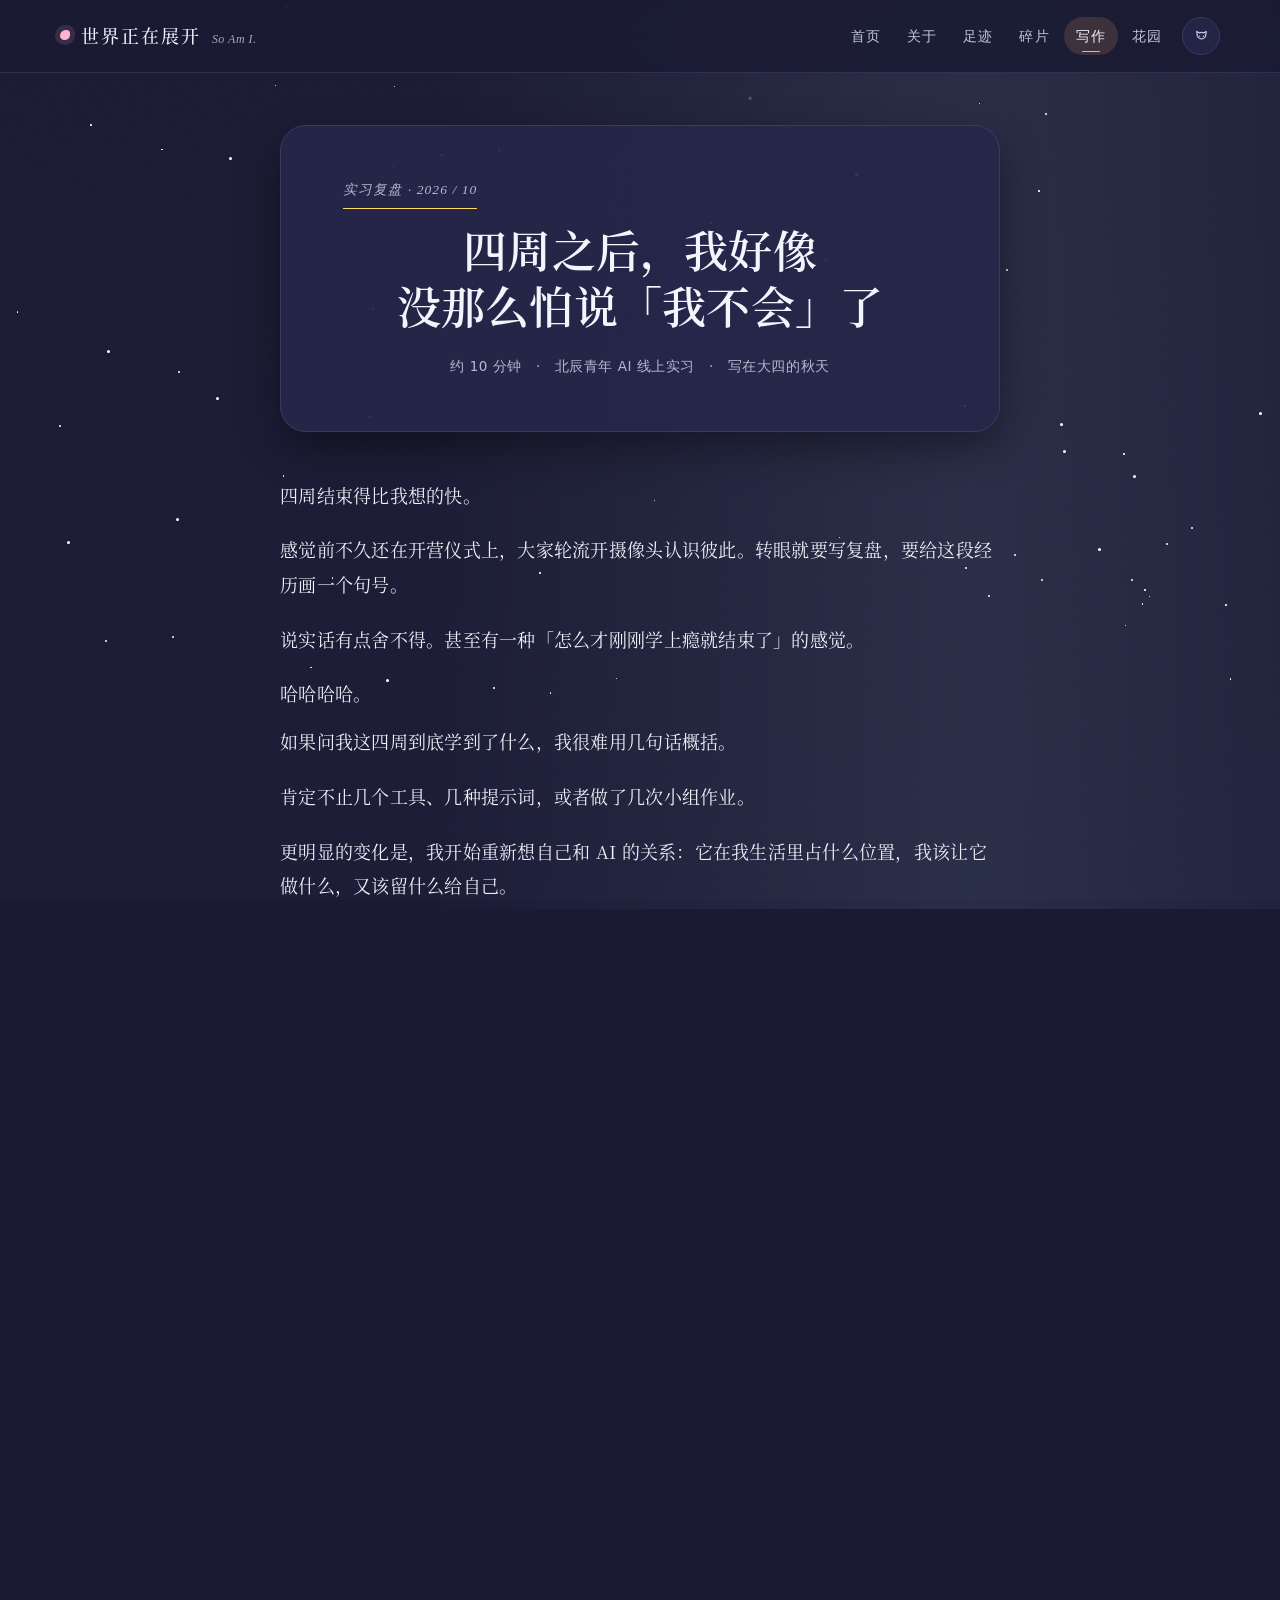
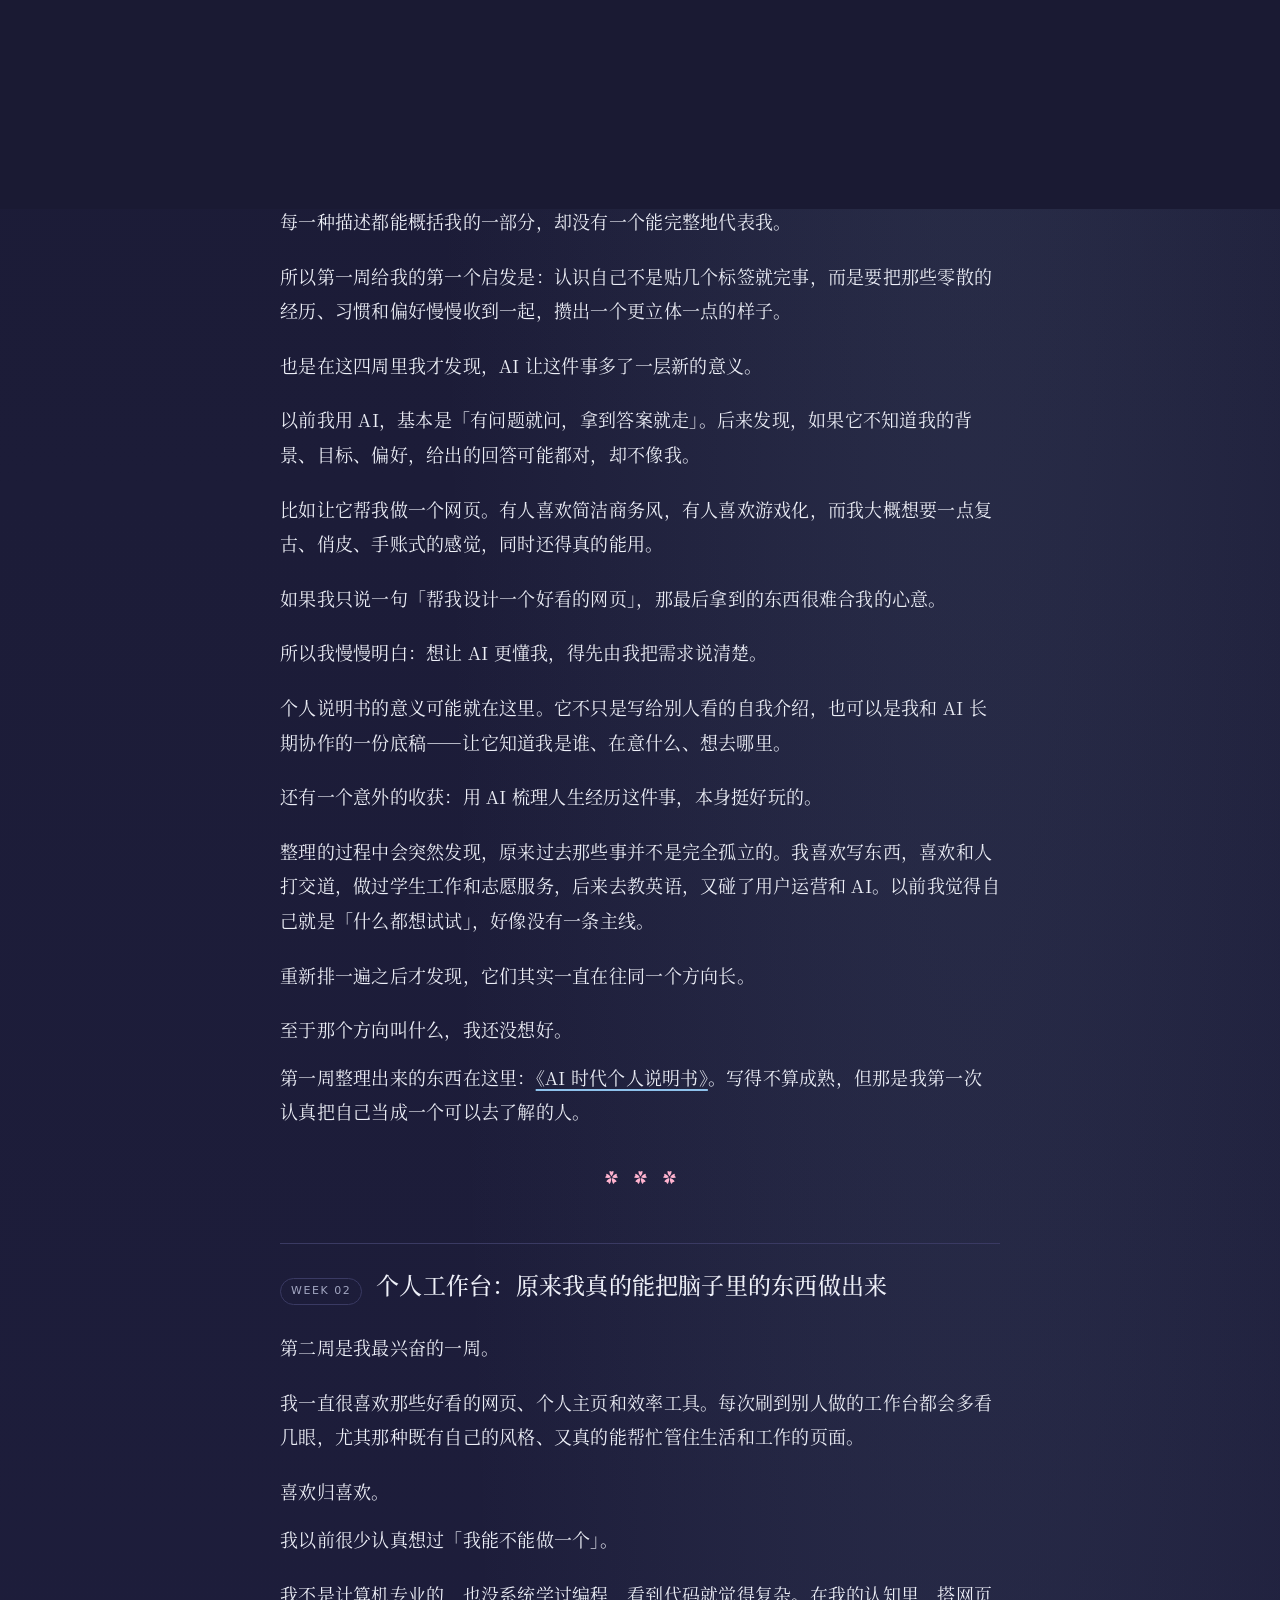
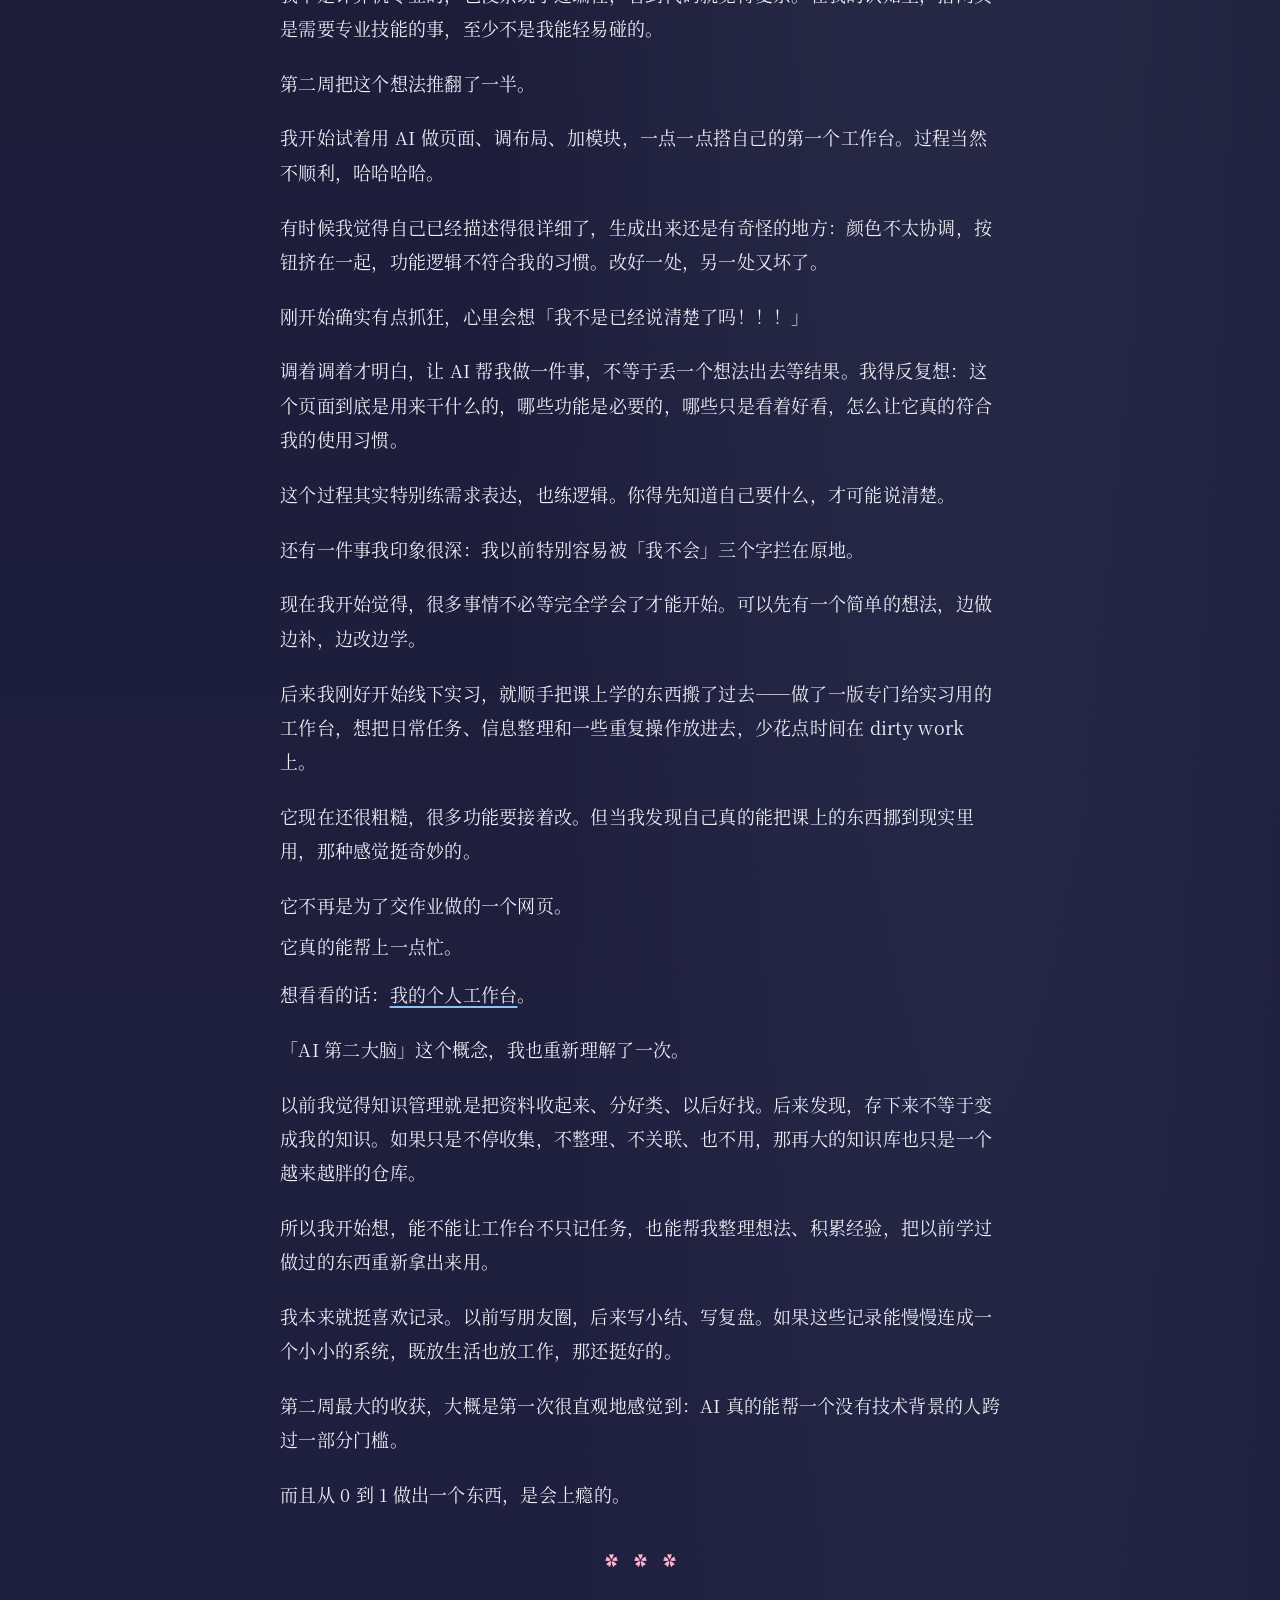
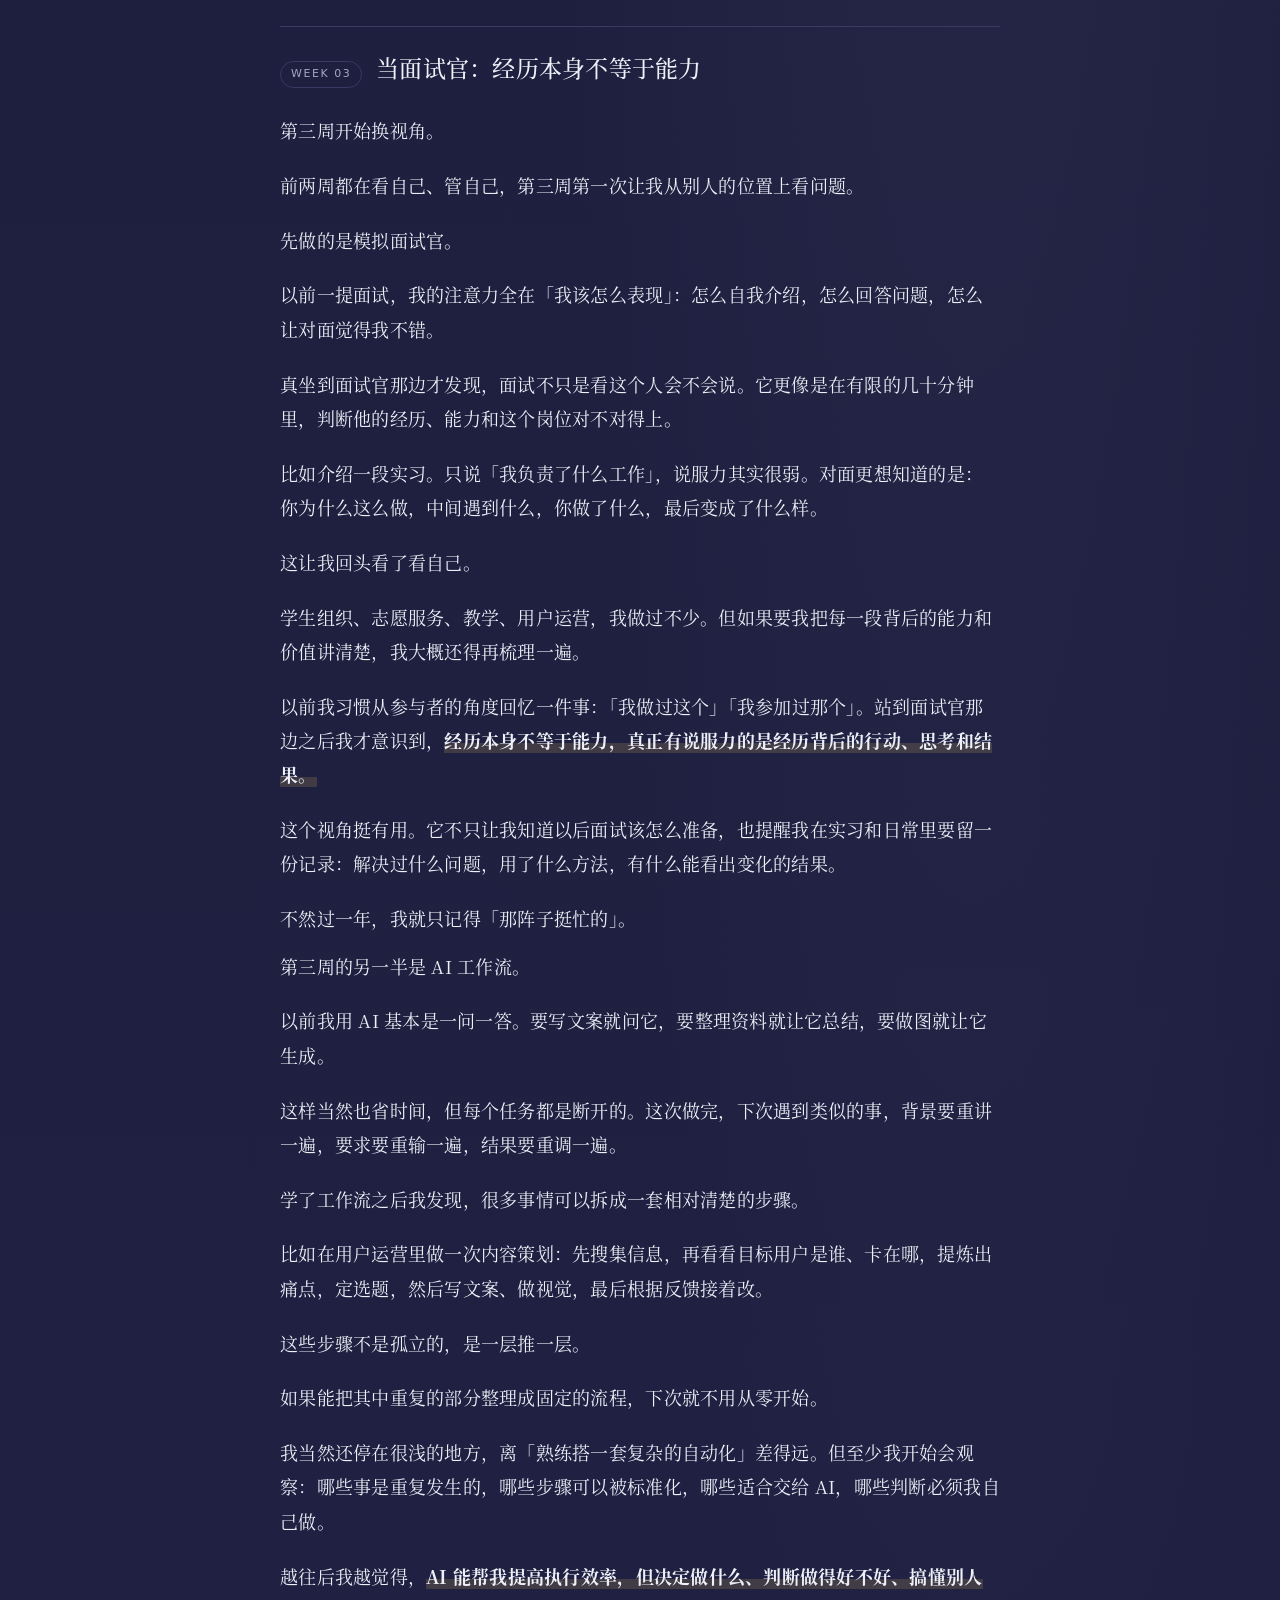
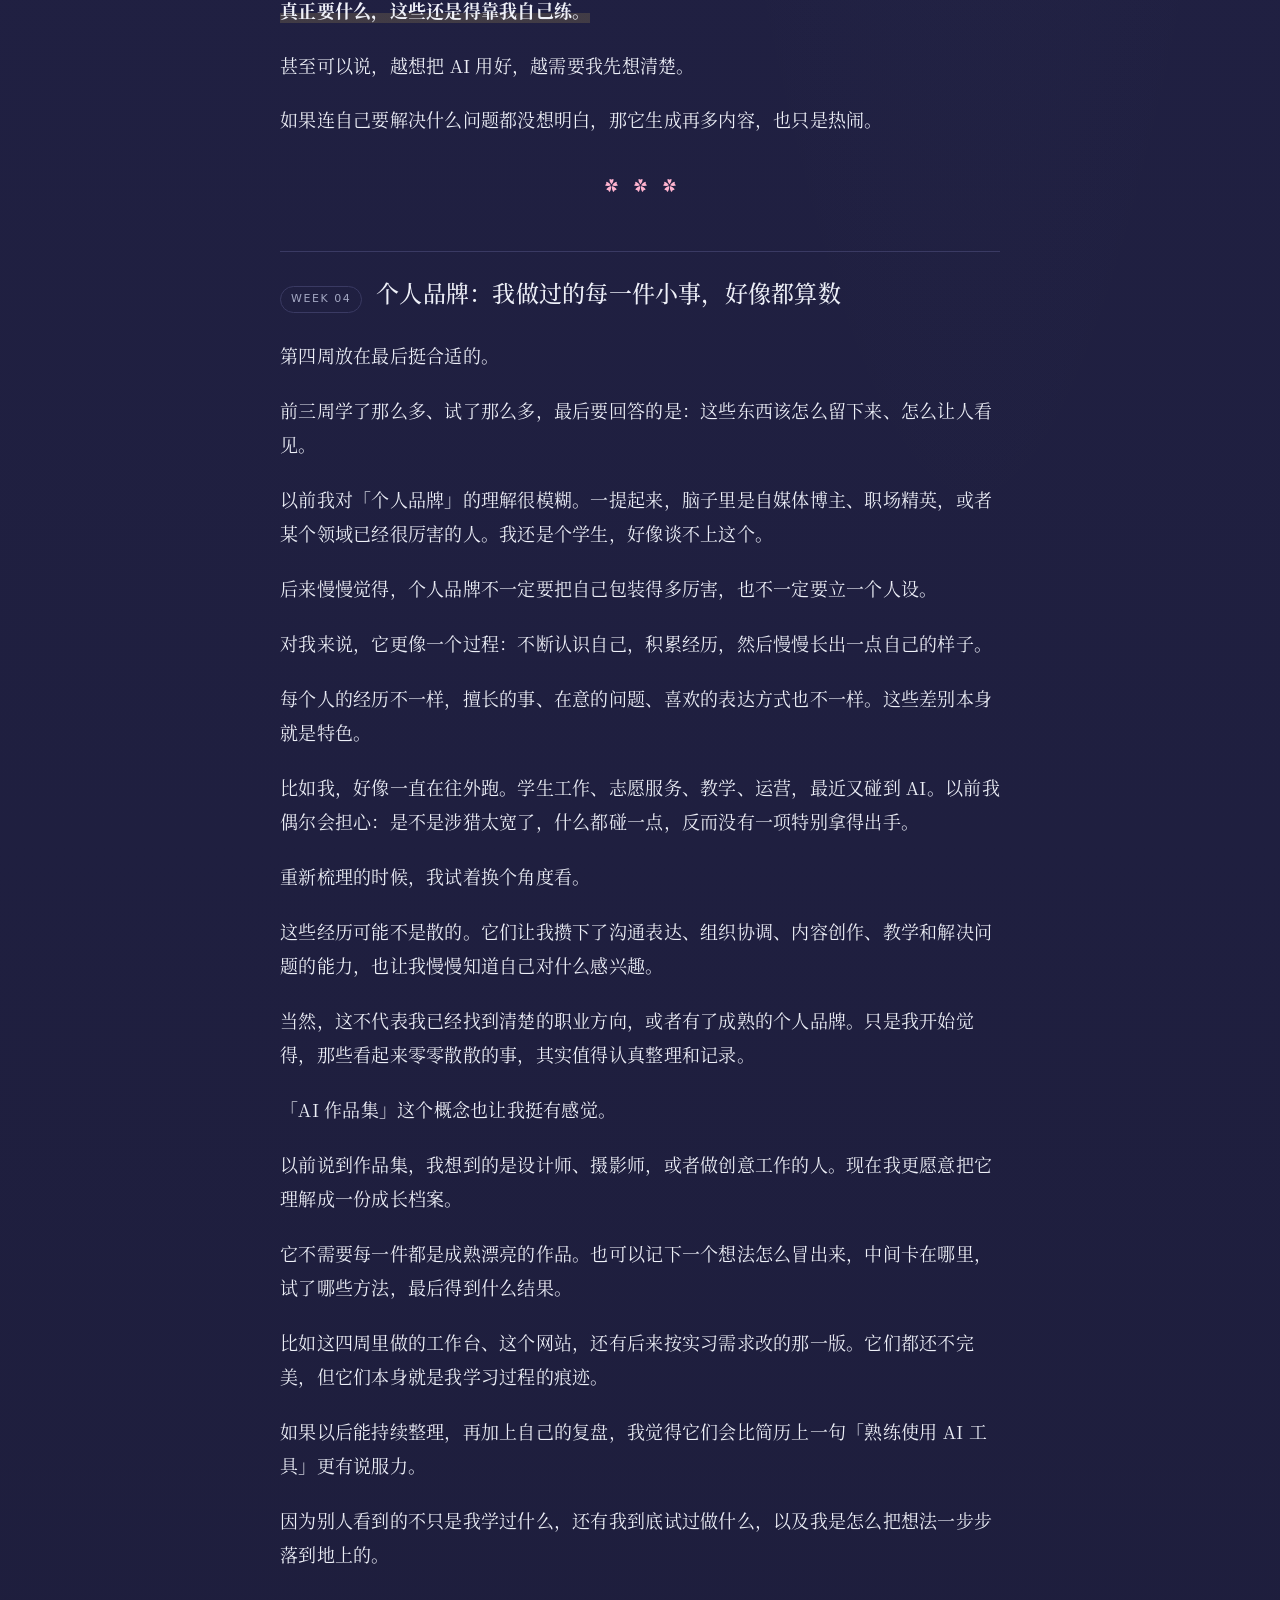
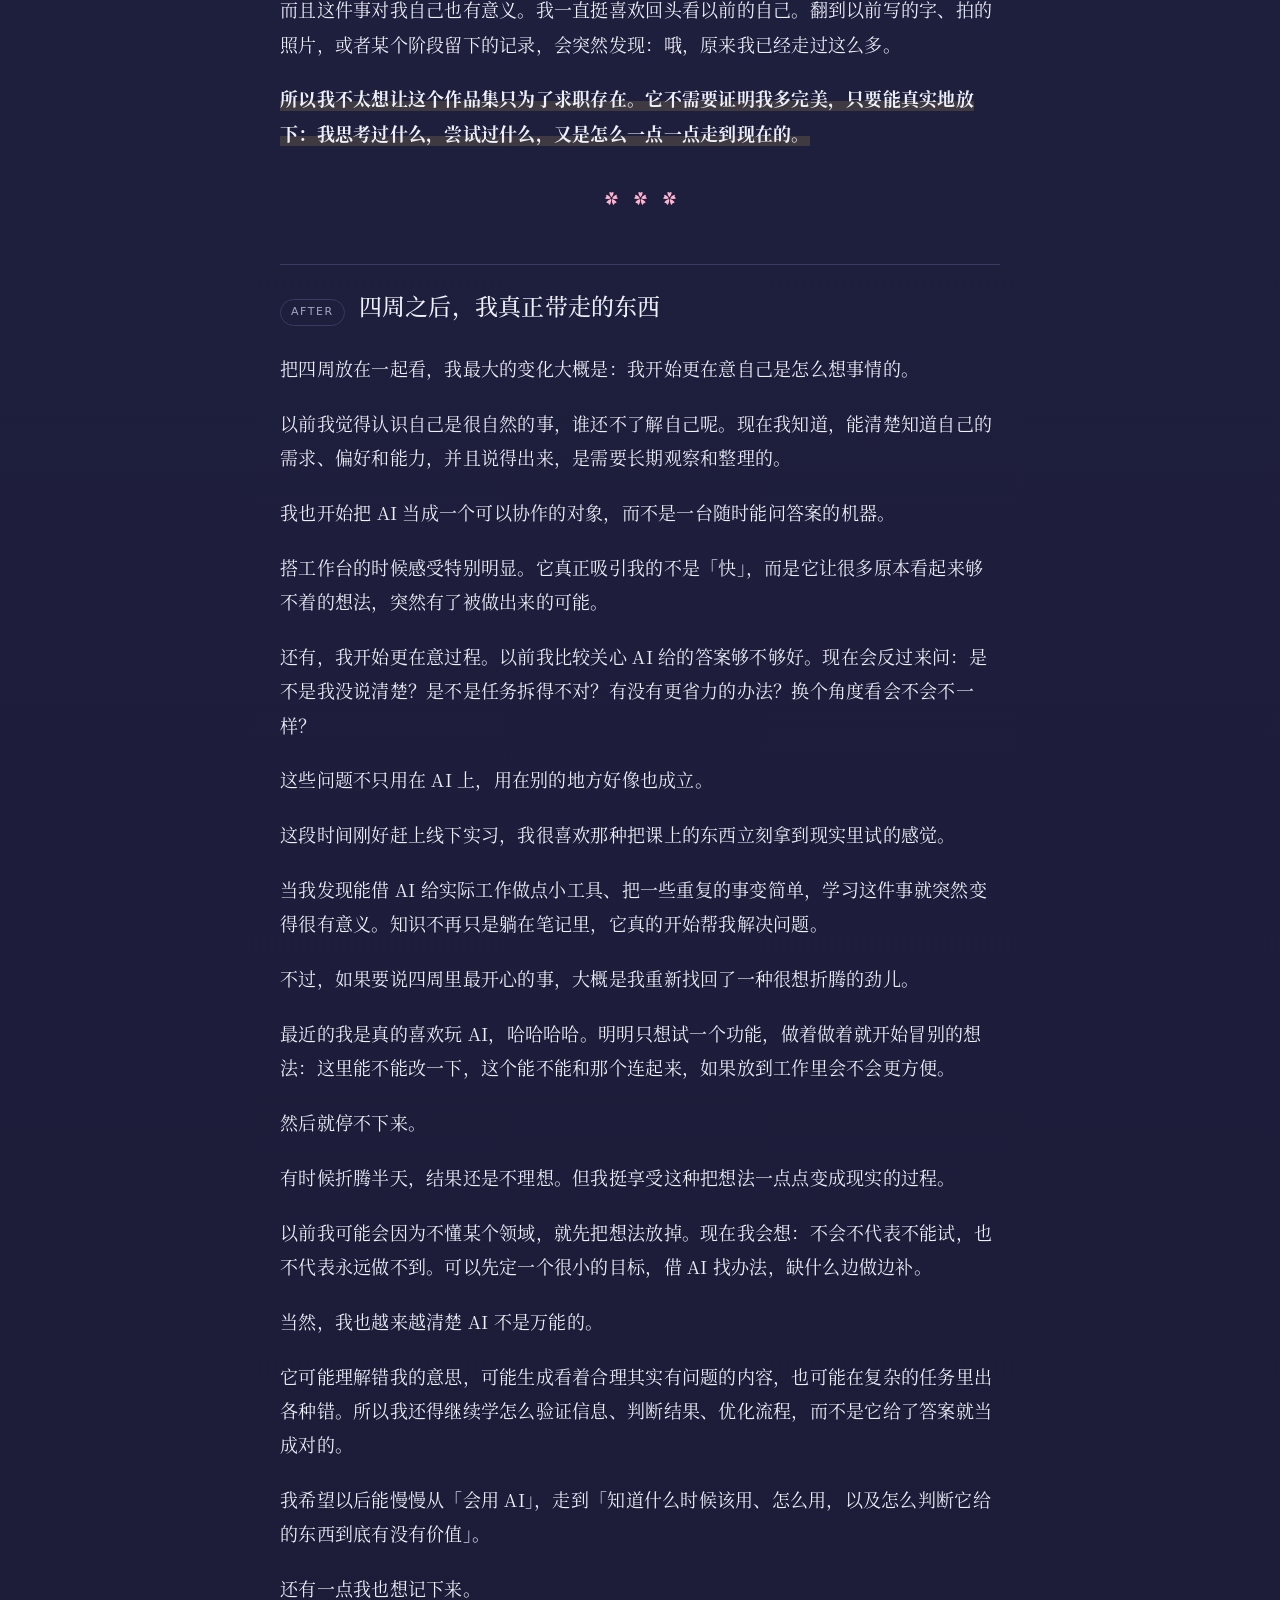
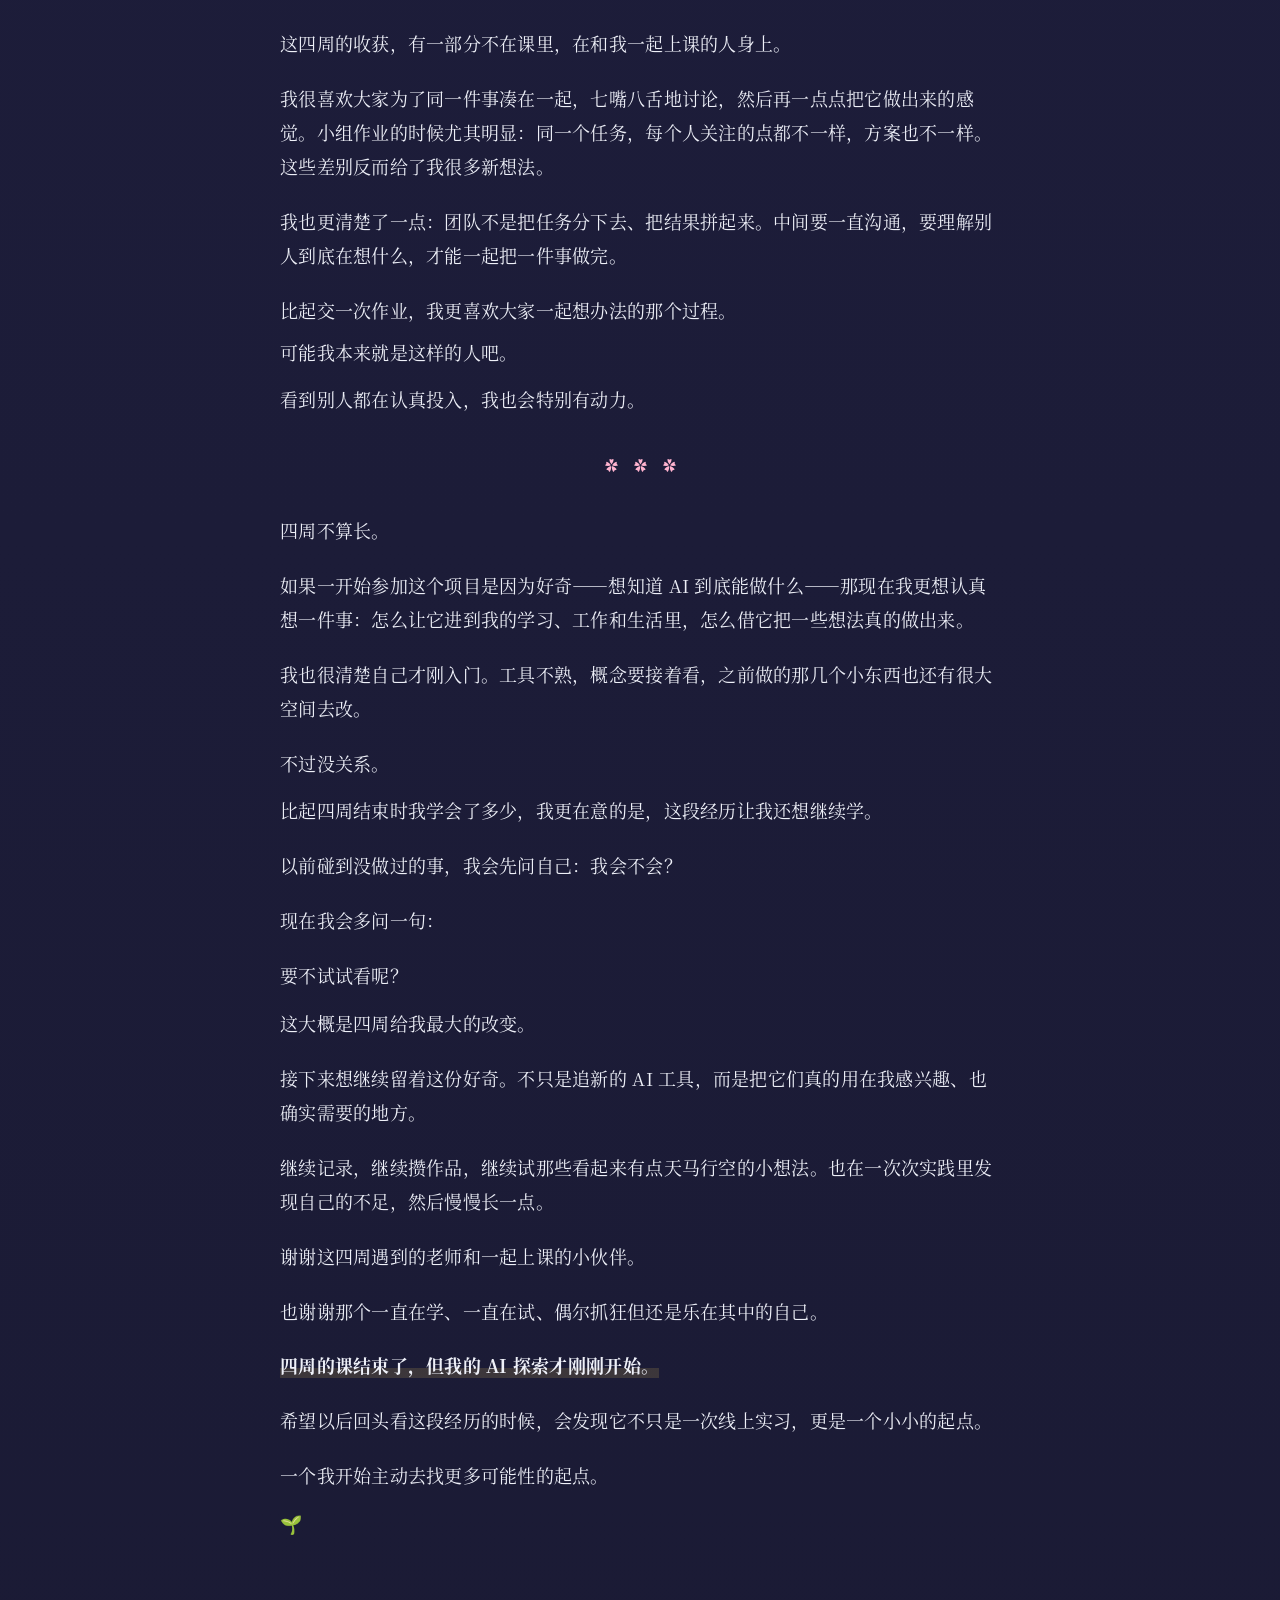
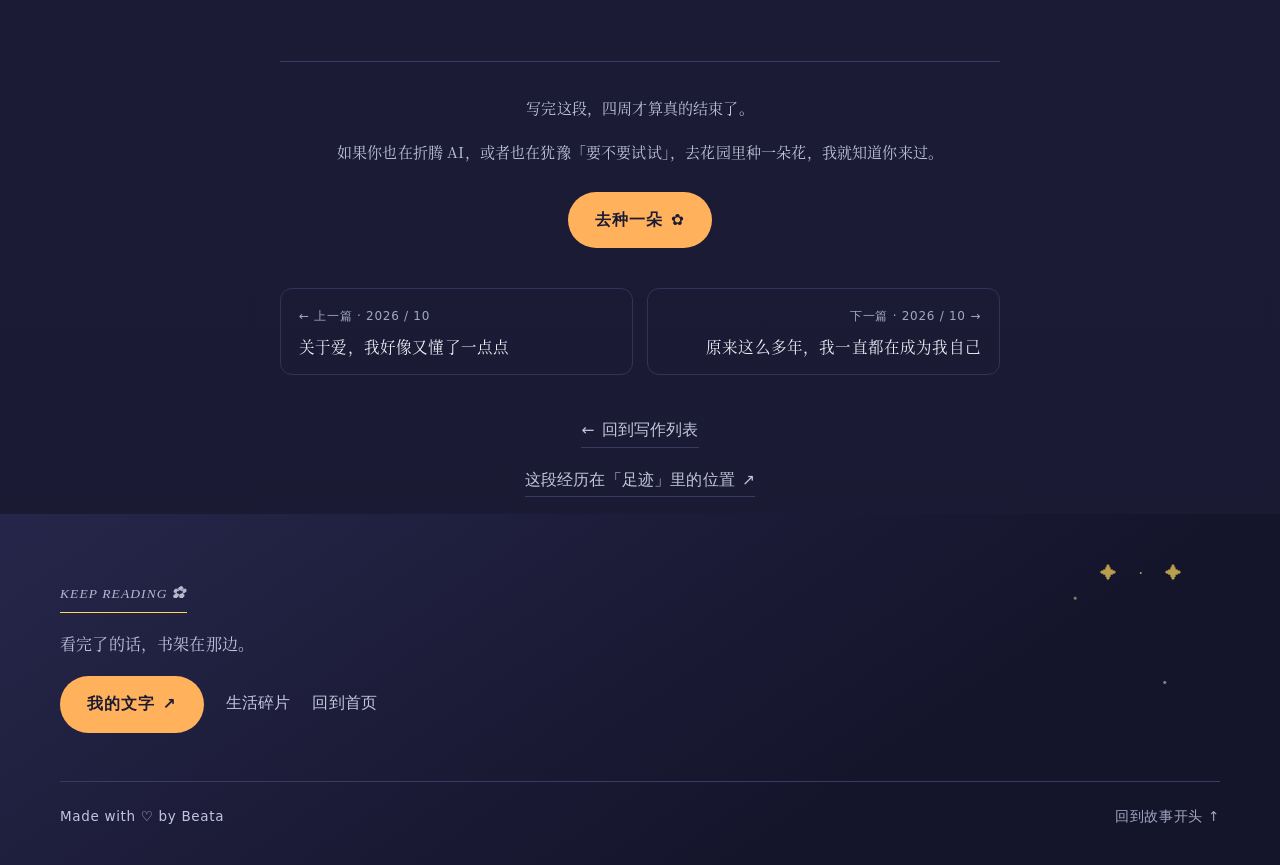
<file: article-beicheng.html>
<!DOCTYPE html>
<html lang="zh-CN" data-theme="day">
<head>
<meta charset="UTF-8">
<meta name="viewport" content="width=device-width, initial-scale=1">
<title>四周之后，我好像没那么怕说「我不会」了 · 世界正在展开</title>
<meta name="description" content="北辰青年 AI 线上实习的四周复盘：写个人说明书、搭个人工作台、当面试官、做作品集。">
<meta name="theme-color" content="#fffdf8">
<link rel="preload" href="assets/fonts/noto-serif-sc-400.woff2" as="font" type="font/woff2" crossorigin>
<link rel="preload" href="assets/fonts/noto-serif-sc-600.woff2" as="font" type="font/woff2" crossorigin>
<link rel="stylesheet" href="assets/css/fonts.css?v=20261103z1">
<link rel="stylesheet" href="assets/css/style.css?v=20261104d">
<link rel="stylesheet" href="assets/css/scrapbook.css?v=20261104i">
<link rel="stylesheet" href="assets/css/motion.css?v=20261103z">
<link rel="stylesheet" href="assets/css/readability.css?v=20261103z">
<link rel="stylesheet" href="assets/css/breaks.css?v=20261103z">
<link rel="stylesheet" href="assets/css/article.css?v=20261104a">
<script>
  (function () {
    try {
      var t = localStorage.getItem("beata.theme");
      /* 没手动选过就按本地时间：7:00-19:00 白天，其余算夜里 */
      if (t !== "night" && t !== "day") {
        var h = new Date().getHours();
        t = h >= 7 && h < 19 ? "day" : "night";
      }
      if (t === "night") document.documentElement.setAttribute("data-theme", "night");
    } catch (e) {}
  })();
</script>
</head>
<body class="rb page-article">

<header class="site-head" id="siteHead">
  <div class="wrap head-inner">
    <a class="brand" href="index.html">
      <span class="brand-mark" aria-hidden="true"></span>
      <span class="brand-txt">世界正在展开</span>
      <span class="brand-sub">So Am I.</span>
    </a>
    <nav class="nav" aria-label="主导航">
      <a href="index.html">首页</a>
      <a href="about.html">关于</a>
      <a href="projects.html">足迹</a>
      <a href="fragments.html">碎片</a>
      <a href="writing.html" aria-current="page">写作</a>
      <a href="garden.html">花园</a>
      <button class="theme-btn" id="themeBtn" type="button" aria-label="切换到夜间模式" title="戳戳小猫，天就黑了">
        <svg viewBox="0 0 24 24" fill="none" aria-hidden="true">
          <path d="M6.5 9.5 6 5.6l3.3 1.8a7.4 7.4 0 0 1 5.4 0L18 5.6l-.5 3.9a5.4 5.4 0 1 1-11 0Z" stroke="currentColor" stroke-width="1.6" stroke-linejoin="round"/>
          <circle cx="9.4" cy="11.6" r="1" fill="currentColor"/>
          <circle cx="14.6" cy="11.6" r="1" fill="currentColor"/>
        </svg>
      </button>
    </nav>
    <button class="menu-btn" id="menuBtn" type="button" aria-expanded="false" aria-label="打开菜单">
      <svg width="18" height="18" viewBox="0 0 18 18" fill="none" aria-hidden="true">
        <path d="M3 5h12M3 9h12M3 13h12" stroke="currentColor" stroke-width="1.6" stroke-linecap="round"/>
      </svg>
    </button>
  </div>
</header>

<main>

<article>
  <header class="article-head wrap-narrow">
    <p class="sec-label">实习复盘 · 2026 / 10</p>
    <h1 class="article-title">四周之后，我好像<br>没那么怕说「我不会」了</h1>
    <div class="article-meta">
      <span>约 10 分钟</span>
      <span>·</span>
      <span>北辰青年 AI 线上实习</span>
      <span>·</span>
      <span>写在大四的秋天</span>
    </div>
  </header>

  <div class="article-body wrap-narrow" style="padding-bottom:20px">

    <p>四周结束得比我想的快。</p>
    <p>感觉前不久还在开营仪式上，大家轮流开摄像头认识彼此。转眼就要写复盘，要给这段经历画一个句号。</p>
    <p>说实话有点舍不得。甚至有一种「怎么才刚刚学上瘾就结束了」的感觉。</p>
    <p class="short">哈哈哈哈。</p>

    <p>如果问我这四周到底学到了什么，我很难用几句话概括。</p>
    <p>肯定不止几个工具、几种提示词，或者做了几次小组作业。</p>
    <p>更明显的变化是，我开始重新想自己和 AI 的关系：它在我生活里占什么位置，我该让它做什么，又该留什么给自己。</p>

    <p>四周的题目排得挺有意思——个人说明书、个人工作台、AI 工作流、个人作品集。</p>
    <p>刚开营时我以为这是四件不太相干的事。学到后面才发现它们连在一起：先看清自己，再把自己的事情管好，然后去解决别人的问题，最后把做过的东西整理出来。</p>
    <p class="short">这个顺序好像还挺合理的。</p>
    <p class="short">只是我一开始没看出来。</p>

    <div class="beat" aria-hidden="true">✿ ✿ ✿</div>

    <h2><span class="wk">WEEK 01</span>个人说明书：原来自我介绍也是要学的</h2>

    <p>第一周看到「AI 时代个人说明书」这个题目，我第一反应是：这个还需要学吗？</p>
    <p>我们每天都在和自己相处，应该没有人比自己更了解自己了吧。</p>
    <p>但真的坐下来写，我发现我答不上来。</p>
    <p class="short">我的优势是什么？</p>
    <p class="short">有哪些比较稳定的习惯和偏好？</p>
    <p class="short">面对不同的任务，我更喜欢哪种工作方式？</p>
    <p class="short">如果让一个完全不了解我的人迅速认识我，我要怎么介绍自己？</p>

    <p>以前我做性格测试，或者在情绪特别强的时刻写下一点感受。但这些认识都很零散。有时候觉得自己挺外向，很喜欢和人打交道；有时候又觉得自己敏感，一件事会在心里过很多遍。</p>
    <p>每一种描述都能概括我的一部分，却没有一个能完整地代表我。</p>
    <p>所以第一周给我的第一个启发是：认识自己不是贴几个标签就完事，而是要把那些零散的经历、习惯和偏好慢慢收到一起，攒出一个更立体一点的样子。</p>

    <p>也是在这四周里我才发现，AI 让这件事多了一层新的意义。</p>
    <p>以前我用 AI，基本是「有问题就问，拿到答案就走」。后来发现，如果它不知道我的背景、目标、偏好，给出的回答可能都对，却不像我。</p>
    <p>比如让它帮我做一个网页。有人喜欢简洁商务风，有人喜欢游戏化，而我大概想要一点复古、俏皮、手账式的感觉，同时还得真的能用。</p>
    <p>如果我只说一句「帮我设计一个好看的网页」，那最后拿到的东西很难合我的心意。</p>
    <p>所以我慢慢明白：想让 AI 更懂我，得先由我把需求说清楚。</p>
    <p>个人说明书的意义可能就在这里。它不只是写给别人看的自我介绍，也可以是我和 AI 长期协作的一份底稿——让它知道我是谁、在意什么、想去哪里。</p>

    <p>还有一个意外的收获：用 AI 梳理人生经历这件事，本身挺好玩的。</p>
    <p>整理的过程中会突然发现，原来过去那些事并不是完全孤立的。我喜欢写东西，喜欢和人打交道，做过学生工作和志愿服务，后来去教英语，又碰了用户运营和 AI。以前我觉得自己就是「什么都想试试」，好像没有一条主线。</p>
    <p>重新排一遍之后才发现，它们其实一直在往同一个方向长。</p>
    <p class="short">至于那个方向叫什么，我还没想好。</p>
    <p>第一周整理出来的东西在这里：<a href="https://my.feishu.cn/docx/NuftdKLpuoMSrrxWvGpcVi5Jnvd" target="_blank" rel="noopener">《AI 时代个人说明书》</a>。写得不算成熟，但那是我第一次认真把自己当成一个可以去了解的人。</p>

    <div class="beat" aria-hidden="true">✿ ✿ ✿</div>

    <h2><span class="wk">WEEK 02</span>个人工作台：原来我真的能把脑子里的东西做出来</h2>

    <p>第二周是我最兴奋的一周。</p>
    <p>我一直很喜欢那些好看的网页、个人主页和效率工具。每次刷到别人做的工作台都会多看几眼，尤其那种既有自己的风格、又真的能帮忙管住生活和工作的页面。</p>
    <p class="short">喜欢归喜欢。</p>
    <p>我以前很少认真想过「我能不能做一个」。</p>
    <p>我不是计算机专业的，也没系统学过编程，看到代码就觉得复杂。在我的认知里，搭网页是需要专业技能的事，至少不是我能轻易碰的。</p>

    <p>第二周把这个想法推翻了一半。</p>
    <p>我开始试着用 AI 做页面、调布局、加模块，一点一点搭自己的第一个工作台。过程当然不顺利，哈哈哈哈。</p>
    <p>有时候我觉得自己已经描述得很详细了，生成出来还是有奇怪的地方：颜色不太协调，按钮挤在一起，功能逻辑不符合我的习惯。改好一处，另一处又坏了。</p>
    <p>刚开始确实有点抓狂，心里会想「我不是已经说清楚了吗！！！」</p>
    <p>调着调着才明白，让 AI 帮我做一件事，不等于丢一个想法出去等结果。我得反复想：这个页面到底是用来干什么的，哪些功能是必要的，哪些只是看着好看，怎么让它真的符合我的使用习惯。</p>
    <p>这个过程其实特别练需求表达，也练逻辑。你得先知道自己要什么，才可能说清楚。</p>

    <p>还有一件事我印象很深：我以前特别容易被「我不会」三个字拦在原地。</p>
    <p>现在我开始觉得，很多事情不必等完全学会了才能开始。可以先有一个简单的想法，边做边补，边改边学。</p>
    <p>后来我刚好开始线下实习，就顺手把课上学的东西搬了过去——做了一版专门给实习用的工作台，想把日常任务、信息整理和一些重复操作放进去，少花点时间在 dirty work 上。</p>
    <p>它现在还很粗糙，很多功能要接着改。但当我发现自己真的能把课上的东西挪到现实里用，那种感觉挺奇妙的。</p>
    <p class="short">它不再是为了交作业做的一个网页。</p>
    <p class="short">它真的能帮上一点忙。</p>
    <p>想看看的话：<a href="https://personal-workbench-22534.app.workbuddy.host/" target="_blank" rel="noopener">我的个人工作台</a>。</p>

    <p>「AI 第二大脑」这个概念，我也重新理解了一次。</p>
    <p>以前我觉得知识管理就是把资料收起来、分好类、以后好找。后来发现，存下来不等于变成我的知识。如果只是不停收集，不整理、不关联、也不用，那再大的知识库也只是一个越来越胖的仓库。</p>
    <p>所以我开始想，能不能让工作台不只记任务，也能帮我整理想法、积累经验，把以前学过做过的东西重新拿出来用。</p>
    <p>我本来就挺喜欢记录。以前写朋友圈，后来写小结、写复盘。如果这些记录能慢慢连成一个小小的系统，既放生活也放工作，那还挺好的。</p>

    <p>第二周最大的收获，大概是第一次很直观地感觉到：AI 真的能帮一个没有技术背景的人跨过一部分门槛。</p>
    <p class="short">而且从 0 到 1 做出一个东西，是会上瘾的。</p>

    <div class="beat" aria-hidden="true">✿ ✿ ✿</div>

    <h2><span class="wk">WEEK 03</span>当面试官：经历本身不等于能力</h2>

    <p>第三周开始换视角。</p>
    <p>前两周都在看自己、管自己，第三周第一次让我从别人的位置上看问题。</p>

    <p>先做的是模拟面试官。</p>
    <p>以前一提面试，我的注意力全在「我该怎么表现」：怎么自我介绍，怎么回答问题，怎么让对面觉得我不错。</p>
    <p>真坐到面试官那边才发现，面试不只是看这个人会不会说。它更像是在有限的几十分钟里，判断他的经历、能力和这个岗位对不对得上。</p>
    <p>比如介绍一段实习。只说「我负责了什么工作」，说服力其实很弱。对面更想知道的是：你为什么这么做，中间遇到什么，你做了什么，最后变成了什么样。</p>

    <p>这让我回头看了看自己。</p>
    <p>学生组织、志愿服务、教学、用户运营，我做过不少。但如果要我把每一段背后的能力和价值讲清楚，我大概还得再梳理一遍。</p>
    <p>以前我习惯从参与者的角度回忆一件事：「我做过这个」「我参加过那个」。站到面试官那边之后我才意识到，<strong>经历本身不等于能力，真正有说服力的是经历背后的行动、思考和结果。</strong></p>
    <p>这个视角挺有用。它不只让我知道以后面试该怎么准备，也提醒我在实习和日常里要留一份记录：解决过什么问题，用了什么方法，有什么能看出变化的结果。</p>
    <p class="short">不然过一年，我就只记得「那阵子挺忙的」。</p>

    <p>第三周的另一半是 AI 工作流。</p>
    <p>以前我用 AI 基本是一问一答。要写文案就问它，要整理资料就让它总结，要做图就让它生成。</p>
    <p>这样当然也省时间，但每个任务都是断开的。这次做完，下次遇到类似的事，背景要重讲一遍，要求要重输一遍，结果要重调一遍。</p>
    <p>学了工作流之后我发现，很多事情可以拆成一套相对清楚的步骤。</p>
    <p>比如在用户运营里做一次内容策划：先搜集信息，再看看目标用户是谁、卡在哪，提炼出痛点，定选题，然后写文案、做视觉，最后根据反馈接着改。</p>
    <p>这些步骤不是孤立的，是一层推一层。</p>
    <p>如果能把其中重复的部分整理成固定的流程，下次就不用从零开始。</p>

    <p>我当然还停在很浅的地方，离「熟练搭一套复杂的自动化」差得远。但至少我开始会观察：哪些事是重复发生的，哪些步骤可以被标准化，哪些适合交给 AI，哪些判断必须我自己做。</p>
    <p>越往后我越觉得，<strong>AI 能帮我提高执行效率，但决定做什么、判断做得好不好、搞懂别人真正要什么，这些还是得靠我自己练。</strong></p>
    <p>甚至可以说，越想把 AI 用好，越需要我先想清楚。</p>
    <p>如果连自己要解决什么问题都没想明白，那它生成再多内容，也只是热闹。</p>

    <div class="beat" aria-hidden="true">✿ ✿ ✿</div>

    <h2><span class="wk">WEEK 04</span>个人品牌：我做过的每一件小事，好像都算数</h2>

    <p>第四周放在最后挺合适的。</p>
    <p>前三周学了那么多、试了那么多，最后要回答的是：这些东西该怎么留下来、怎么让人看见。</p>

    <p>以前我对「个人品牌」的理解很模糊。一提起来，脑子里是自媒体博主、职场精英，或者某个领域已经很厉害的人。我还是个学生，好像谈不上这个。</p>
    <p>后来慢慢觉得，个人品牌不一定要把自己包装得多厉害，也不一定要立一个人设。</p>
    <p>对我来说，它更像一个过程：不断认识自己，积累经历，然后慢慢长出一点自己的样子。</p>
    <p>每个人的经历不一样，擅长的事、在意的问题、喜欢的表达方式也不一样。这些差别本身就是特色。</p>

    <p>比如我，好像一直在往外跑。学生工作、志愿服务、教学、运营，最近又碰到 AI。以前我偶尔会担心：是不是涉猎太宽了，什么都碰一点，反而没有一项特别拿得出手。</p>
    <p>重新梳理的时候，我试着换个角度看。</p>
    <p>这些经历可能不是散的。它们让我攒下了沟通表达、组织协调、内容创作、教学和解决问题的能力，也让我慢慢知道自己对什么感兴趣。</p>
    <p>当然，这不代表我已经找到清楚的职业方向，或者有了成熟的个人品牌。只是我开始觉得，那些看起来零零散散的事，其实值得认真整理和记录。</p>

    <p>「AI 作品集」这个概念也让我挺有感觉。</p>
    <p>以前说到作品集，我想到的是设计师、摄影师，或者做创意工作的人。现在我更愿意把它理解成一份成长档案。</p>
    <p>它不需要每一件都是成熟漂亮的作品。也可以记下一个想法怎么冒出来，中间卡在哪里，试了哪些方法，最后得到什么结果。</p>
    <p>比如这四周里做的工作台、这个网站，还有后来按实习需求改的那一版。它们都还不完美，但它们本身就是我学习过程的痕迹。</p>
    <p>如果以后能持续整理，再加上自己的复盘，我觉得它们会比简历上一句「熟练使用 AI 工具」更有说服力。</p>
    <p>因为别人看到的不只是我学过什么，还有我到底试过做什么，以及我是怎么把想法一步步落到地上的。</p>

    <p>而且这件事对我自己也有意义。我一直挺喜欢回头看以前的自己。翻到以前写的字、拍的照片，或者某个阶段留下的记录，会突然发现：哦，原来我已经走过这么多。</p>
    <p><strong>所以我不太想让这个作品集只为了求职存在。它不需要证明我多完美，只要能真实地放下：我思考过什么，尝试过什么，又是怎么一点一点走到现在的。</strong></p>

    <div class="beat" aria-hidden="true">✿ ✿ ✿</div>

    <h2><span class="wk">AFTER</span>四周之后，我真正带走的东西</h2>

    <p>把四周放在一起看，我最大的变化大概是：我开始更在意自己是怎么想事情的。</p>
    <p>以前我觉得认识自己是很自然的事，谁还不了解自己呢。现在我知道，能清楚知道自己的需求、偏好和能力，并且说得出来，是需要长期观察和整理的。</p>
    <p>我也开始把 AI 当成一个可以协作的对象，而不是一台随时能问答案的机器。</p>
    <p>搭工作台的时候感受特别明显。它真正吸引我的不是「快」，而是它让很多原本看起来够不着的想法，突然有了被做出来的可能。</p>

    <p>还有，我开始更在意过程。以前我比较关心 AI 给的答案够不够好。现在会反过来问：是不是我没说清楚？是不是任务拆得不对？有没有更省力的办法？换个角度看会不会不一样？</p>
    <p>这些问题不只用在 AI 上，用在别的地方好像也成立。</p>

    <p>这段时间刚好赶上线下实习，我很喜欢那种把课上的东西立刻拿到现实里试的感觉。</p>
    <p>当我发现能借 AI 给实际工作做点小工具、把一些重复的事变简单，学习这件事就突然变得很有意义。知识不再只是躺在笔记里，它真的开始帮我解决问题。</p>

    <p>不过，如果要说四周里最开心的事，大概是我重新找回了一种很想折腾的劲儿。</p>
    <p>最近的我是真的喜欢玩 AI，哈哈哈哈。明明只想试一个功能，做着做着就开始冒别的想法：这里能不能改一下，这个能不能和那个连起来，如果放到工作里会不会更方便。</p>
    <p>然后就停不下来。</p>
    <p>有时候折腾半天，结果还是不理想。但我挺享受这种把想法一点点变成现实的过程。</p>
    <p>以前我可能会因为不懂某个领域，就先把想法放掉。现在我会想：不会不代表不能试，也不代表永远做不到。可以先定一个很小的目标，借 AI 找办法，缺什么边做边补。</p>

    <p>当然，我也越来越清楚 AI 不是万能的。</p>
    <p>它可能理解错我的意思，可能生成看着合理其实有问题的内容，也可能在复杂的任务里出各种错。所以我还得继续学怎么验证信息、判断结果、优化流程，而不是它给了答案就当成对的。</p>
    <p>我希望以后能慢慢从「会用 AI」，走到「知道什么时候该用、怎么用，以及怎么判断它给的东西到底有没有价值」。</p>

    <p>还有一点我也想记下来。</p>
    <p>这四周的收获，有一部分不在课里，在和我一起上课的人身上。</p>
    <p>我很喜欢大家为了同一件事凑在一起，七嘴八舌地讨论，然后再一点点把它做出来的感觉。小组作业的时候尤其明显：同一个任务，每个人关注的点都不一样，方案也不一样。这些差别反而给了我很多新想法。</p>
    <p>我也更清楚了一点：团队不是把任务分下去、把结果拼起来。中间要一直沟通，要理解别人到底在想什么，才能一起把一件事做完。</p>
    <p class="short">比起交一次作业，我更喜欢大家一起想办法的那个过程。</p>
    <p class="short">可能我本来就是这样的人吧。</p>
    <p>看到别人都在认真投入，我也会特别有动力。</p>

    <div class="beat" aria-hidden="true">✿ ✿ ✿</div>

    <p>四周不算长。</p>
    <p>如果一开始参加这个项目是因为好奇——想知道 AI 到底能做什么——那现在我更想认真想一件事：怎么让它进到我的学习、工作和生活里，怎么借它把一些想法真的做出来。</p>
    <p>我也很清楚自己才刚入门。工具不熟，概念要接着看，之前做的那几个小东西也还有很大空间去改。</p>
    <p class="short">不过没关系。</p>
    <p>比起四周结束时我学会了多少，我更在意的是，这段经历让我还想继续学。</p>

    <p>以前碰到没做过的事，我会先问自己：我会不会？</p>
    <p>现在我会多问一句：</p>
    <p class="short">要不试试看呢？</p>
    <p>这大概是四周给我最大的改变。</p>

    <p>接下来想继续留着这份好奇。不只是追新的 AI 工具，而是把它们真的用在我感兴趣、也确实需要的地方。</p>
    <p>继续记录，继续攒作品，继续试那些看起来有点天马行空的小想法。也在一次次实践里发现自己的不足，然后慢慢长一点。</p>
    <p>谢谢这四周遇到的老师和一起上课的小伙伴。</p>
    <p>也谢谢那个一直在学、一直在试、偶尔抓狂但还是乐在其中的自己。</p>

    <p><strong>四周的课结束了，但我的 AI 探索才刚刚开始。</strong></p>

    <p>希望以后回头看这段经历的时候，会发现它不只是一次线上实习，更是一个小小的起点。</p>
    <p class="short">一个我开始主动去找更多可能性的起点。</p>
    <p>🌱</p>
  </div>

  <div class="article-end wrap-narrow">
    <p>写完这段，四周才算真的结束了。</p>
    <p style="margin-bottom:26px">如果你也在折腾 AI，或者也在犹豫「要不要试试」，去花园里种一朵花，我就知道你来过。</p>
    <a class="btn btn--primary" href="garden.html">去种一朵 <span aria-hidden="true">✿</span></a>
    <nav class="article-pager" aria-label="接着读">
      <a class="pager-card pager-card--prev" href="article-love.html"><span class="pager-dir">← 上一篇 · 2026 / 10</span><span class="pager-title">关于爱，我好像又懂了一点点</span></a>
      <a class="pager-card pager-card--next" href="article.html"><span class="pager-dir">下一篇 · 2026 / 10 →</span><span class="pager-title">原来这么多年，我一直都在成为我自己</span></a>
    </nav>
    <p style="margin-top:40px">
      <a class="link-more" href="writing.html"><span aria-hidden="true">←</span> 回到写作列表</a>
    </p>
    <p style="margin-top:14px">
      <a class="link-more" href="projects.html">这段经历在「足迹」里的位置 <span aria-hidden="true">↗</span></a>
    </p>
  </div>
</article>

</main>

<footer class="site-foot site-foot--slim">
  <div class="wrap">
    <div class="foot-slim">
      <p class="sec-label foot-kicker">KEEP READING ✿</p>
      <p class="foot-slim-text">看完了的话，书架在那边。</p>
      <div class="foot-slim-actions">
        <a class="btn btn--primary" href="writing.html">我的文字 <span aria-hidden="true">↗</span></a>
        <a class="foot-link" href="fragments.html">生活碎片</a>
        <a class="foot-link" href="index.html">回到首页</a>
      </div>
    </div>
    <div class="foot-bottom">
      <span>Made with ♡ by Beata</span>
      <a class="foot-hint" href="#siteHead">回到故事开头 ↑</a>
    </div>
  </div>
</footer>

<script src="assets/js/site.js?v=20261103z"></script>
<script src="assets/js/motion.js"></script>
</body>
</html>
</file>
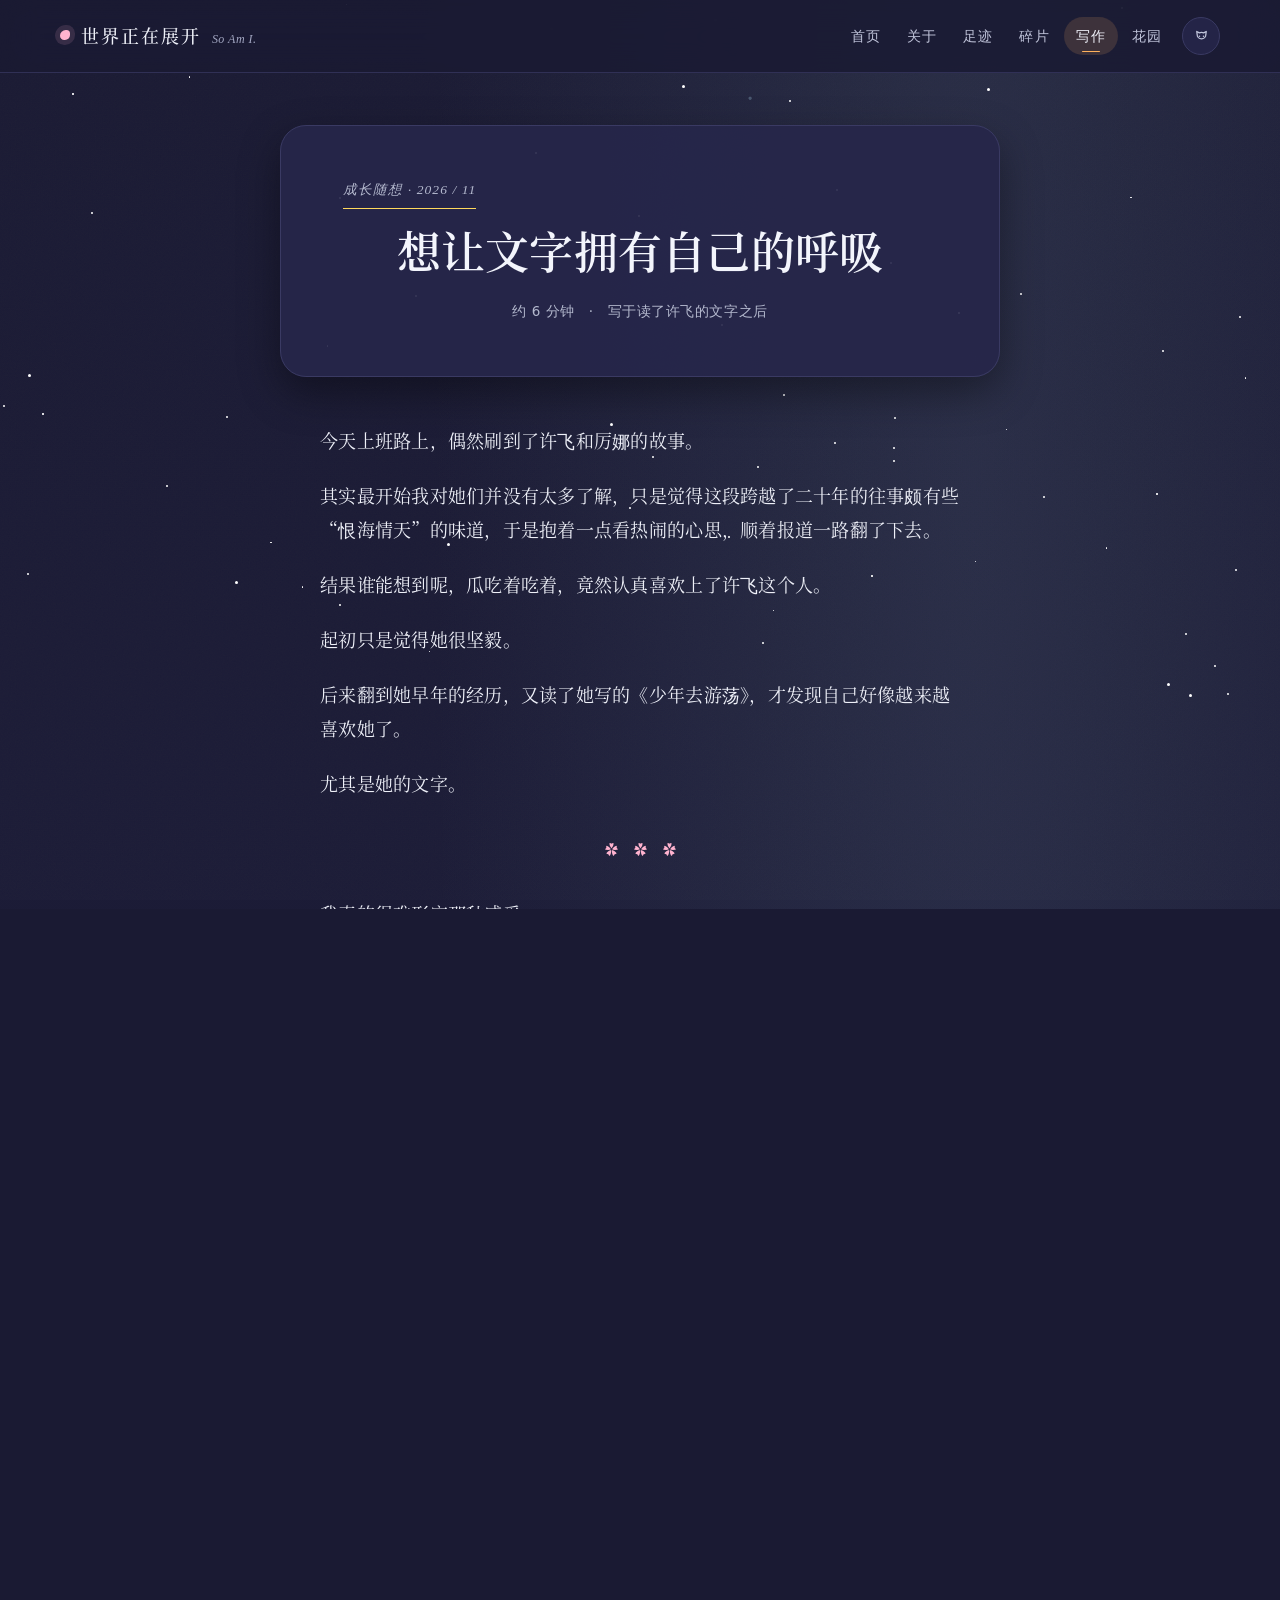
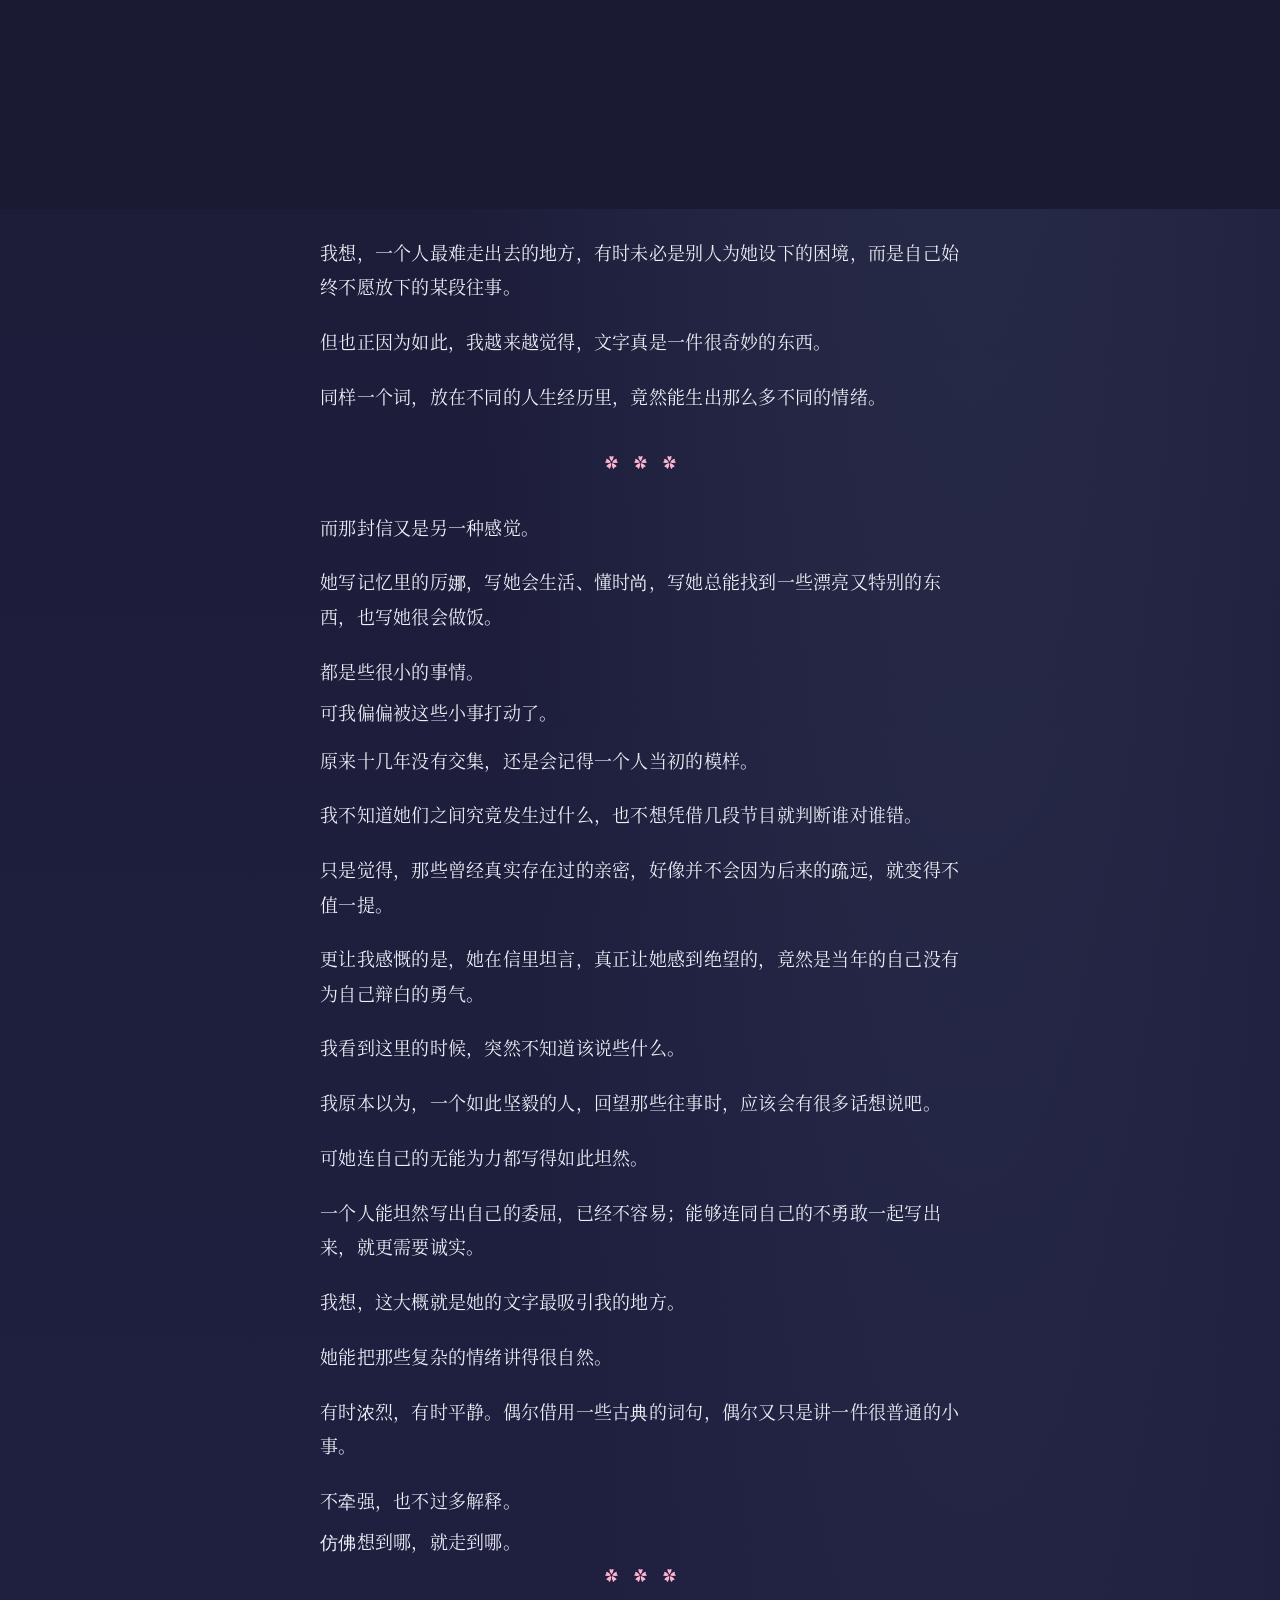
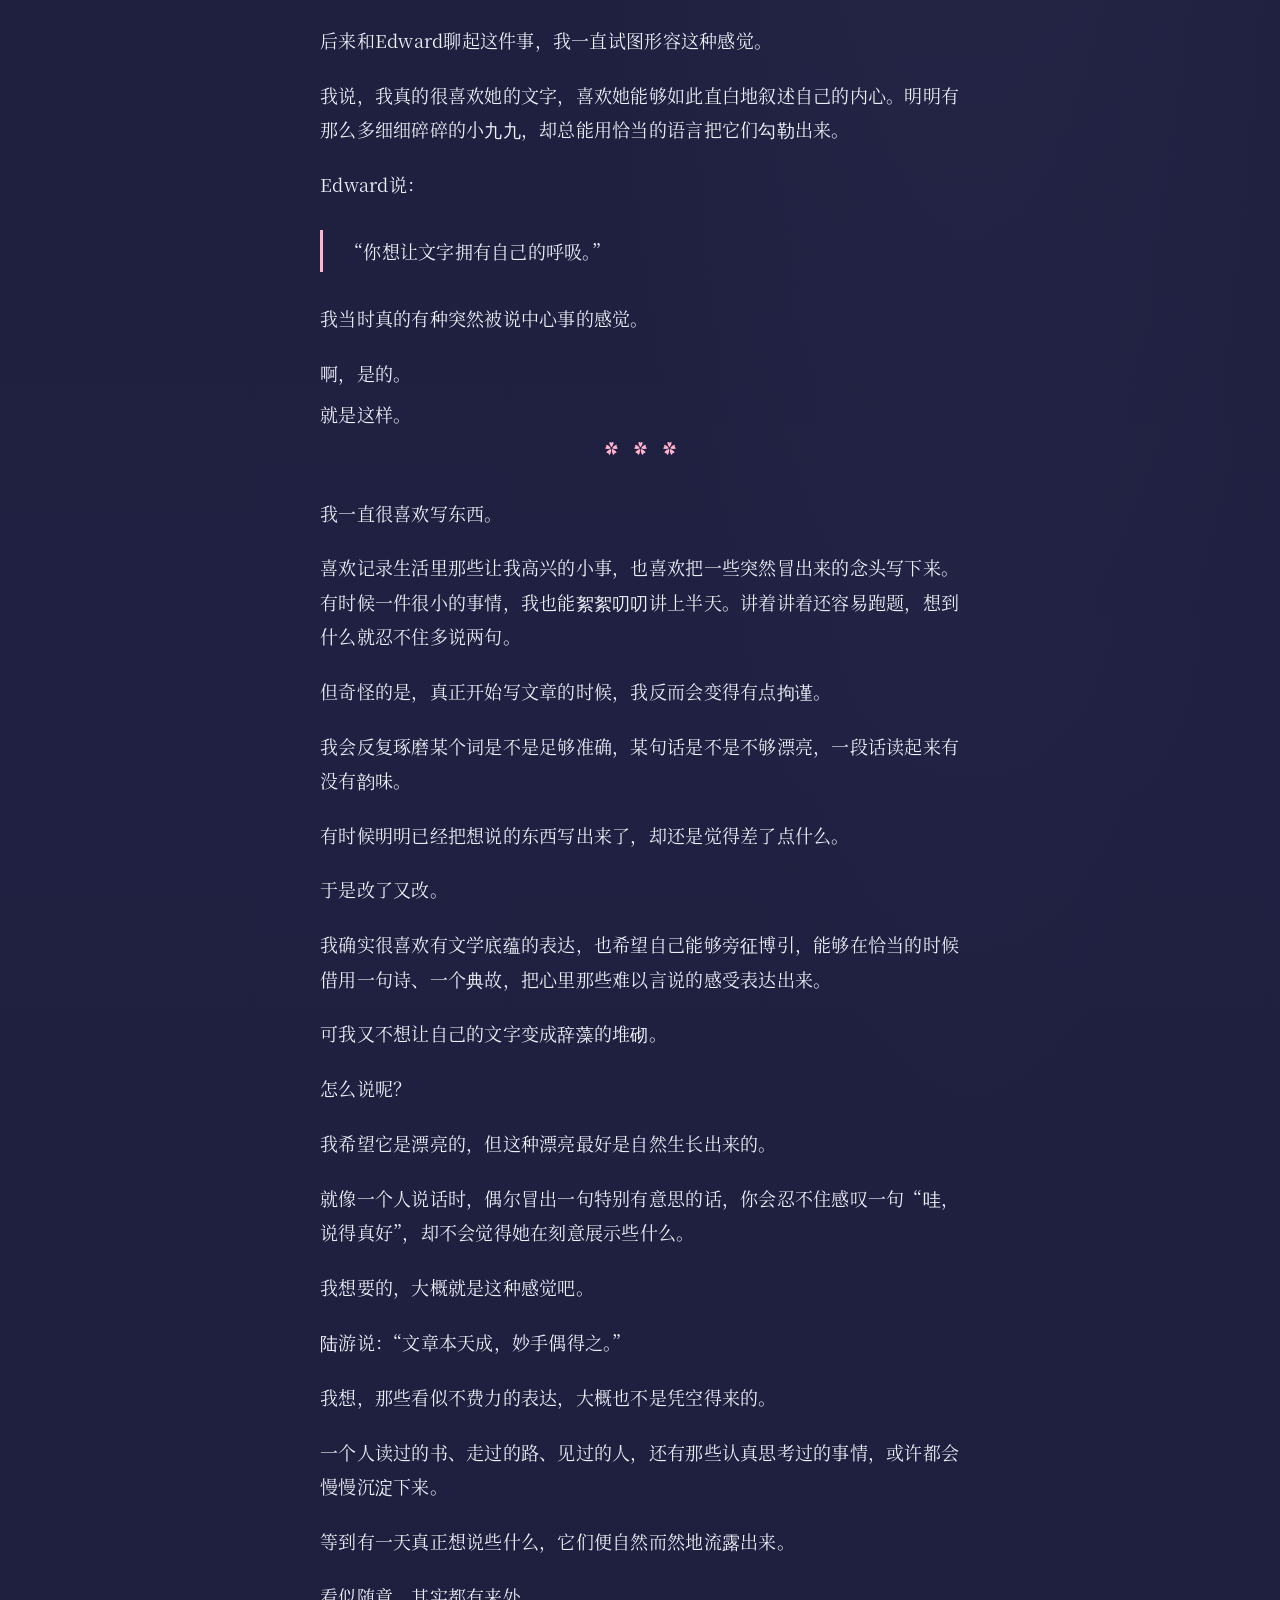
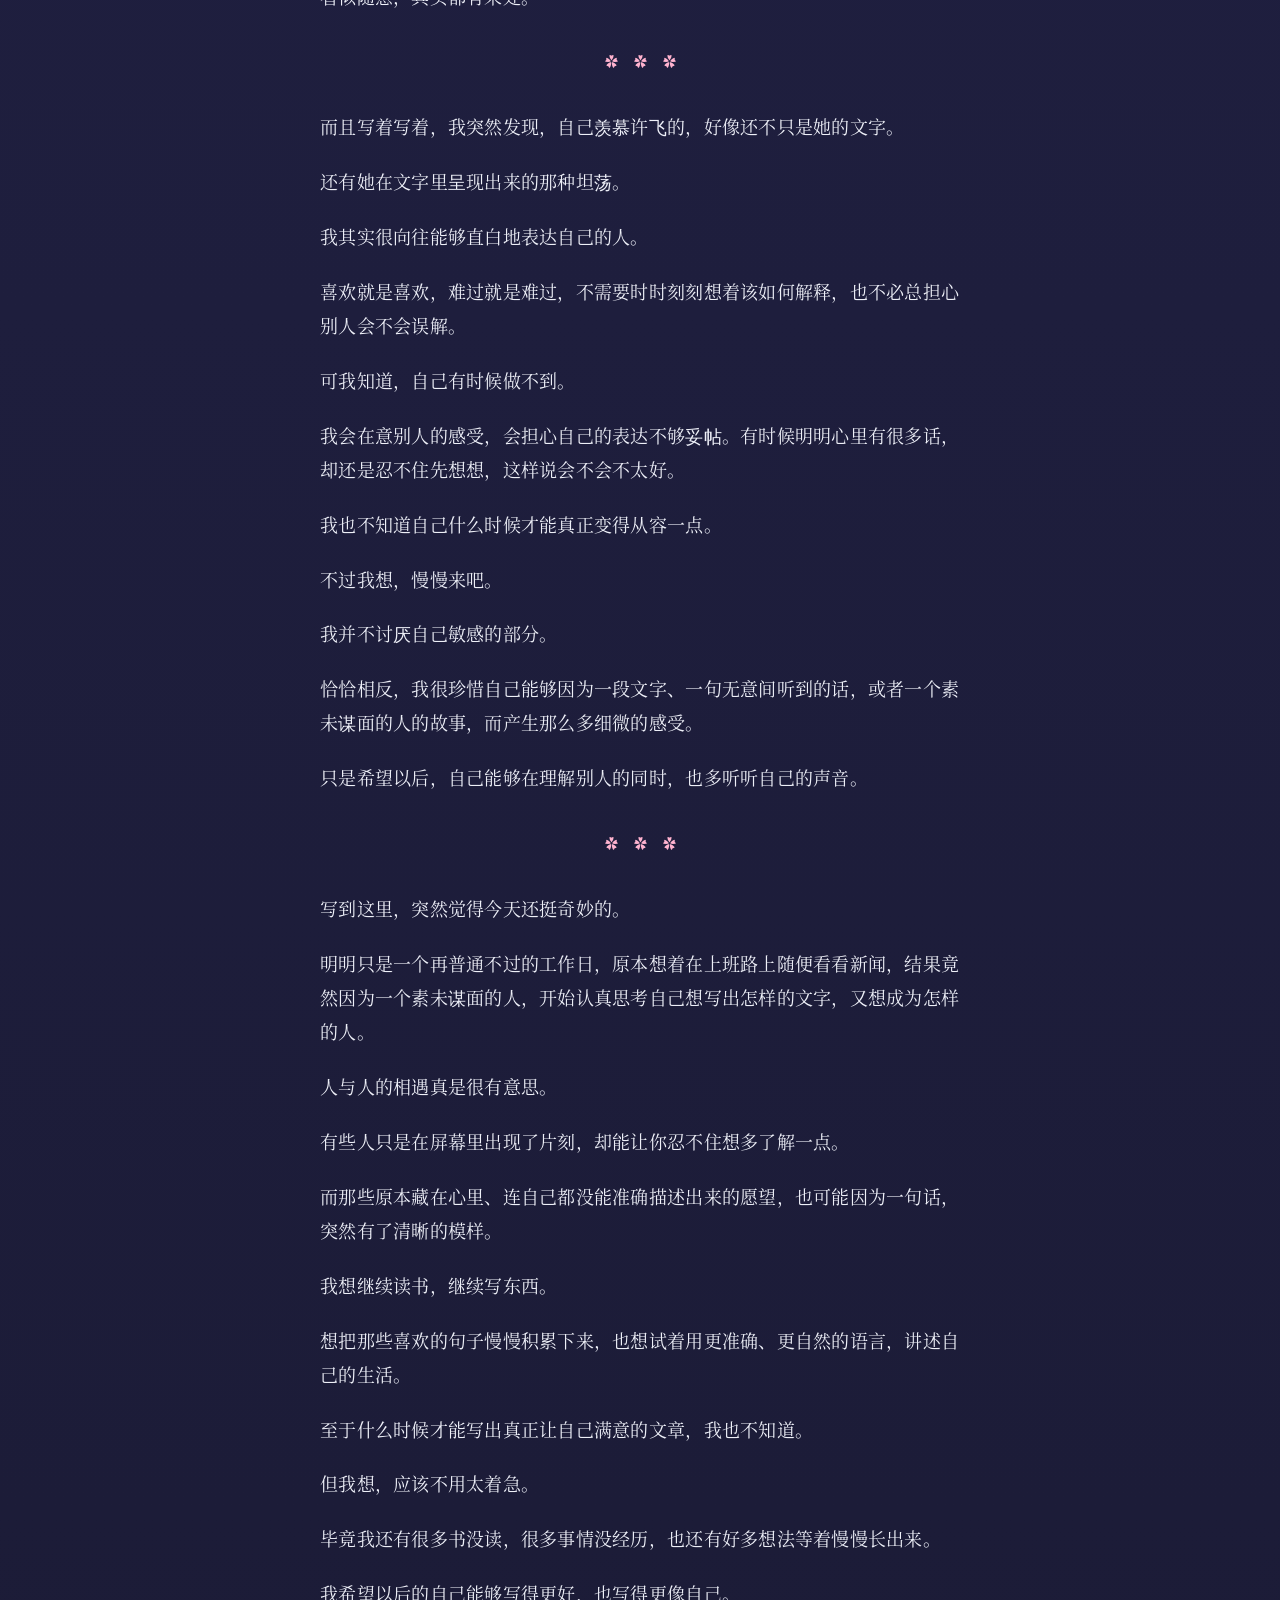
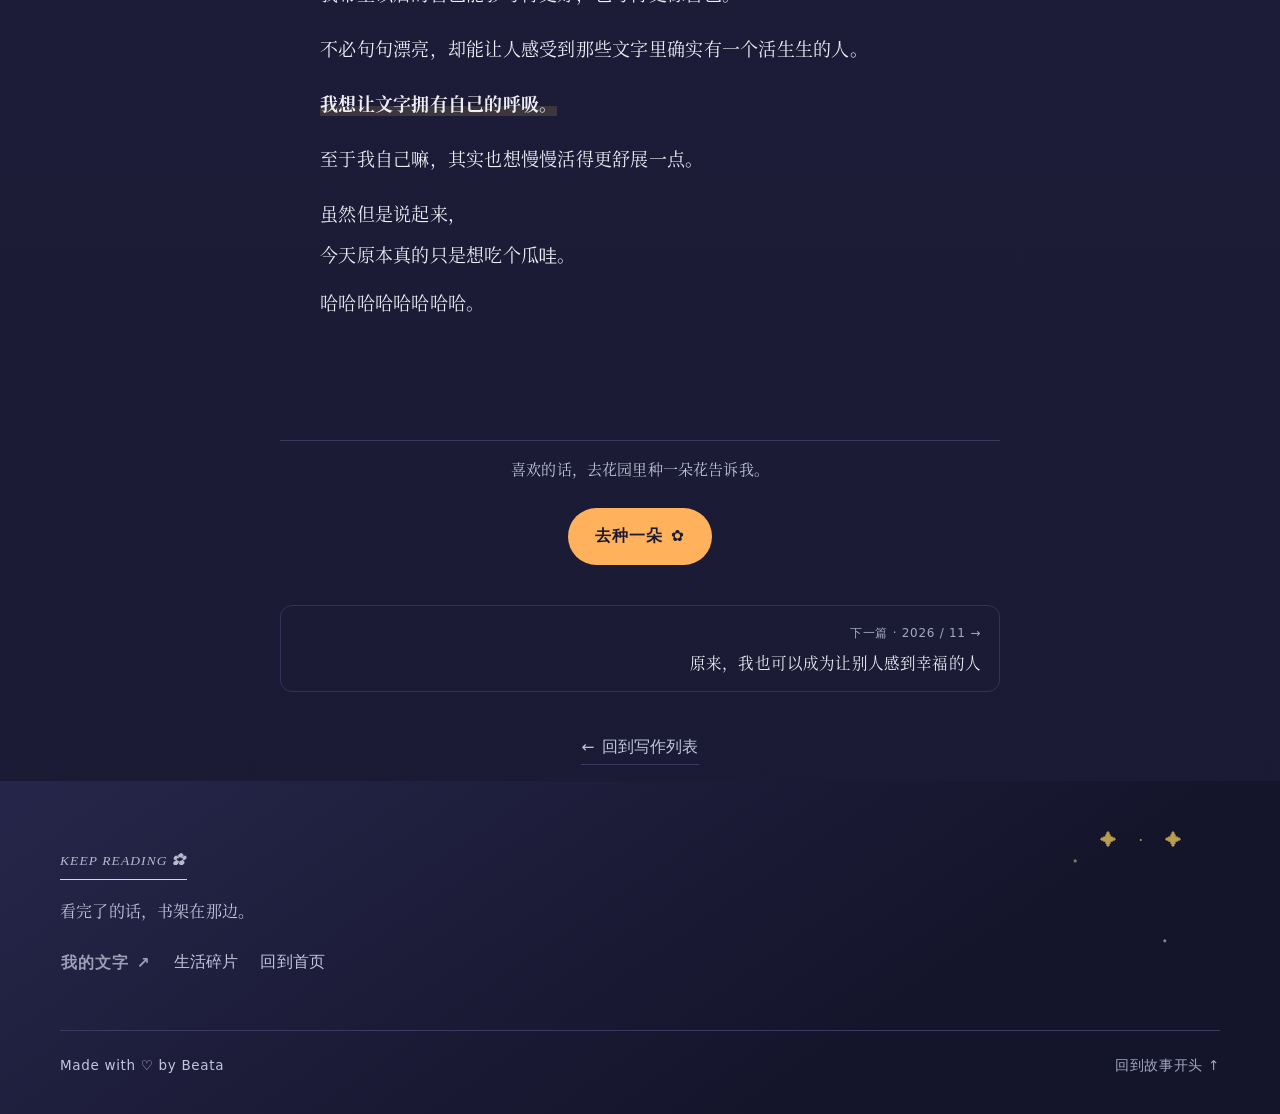
<file: article-breath.html>
<!DOCTYPE html>
<html lang="zh-CN" data-theme="day">
<head>
<meta charset="UTF-8">
<meta name="viewport" content="width=device-width, initial-scale=1">
<title>想让文字拥有自己的呼吸 · 世界正在展开</title>
<meta name="description" content="上班路上偶然读到许飞和厉娜的故事，瓜吃着吃着，竟然认真喜欢上了她的文字。也慢慢想清楚了，自己想写出怎样的文字，又想成为怎样的人。">
<meta name="theme-color" content="#fffdf8">
<link rel="preload" href="assets/fonts/noto-serif-sc-400.woff2" as="font" type="font/woff2" crossorigin>
<link rel="preload" href="assets/fonts/noto-serif-sc-600.woff2" as="font" type="font/woff2" crossorigin>
<link rel="stylesheet" href="assets/css/fonts.css?v=20261103z1">
<link rel="stylesheet" href="assets/css/style.css?v=20261104d">
<link rel="stylesheet" href="assets/css/scrapbook.css?v=20261104i">
<link rel="stylesheet" href="assets/css/motion.css?v=20261103z">
<link rel="stylesheet" href="assets/css/readability.css?v=20261103z">
<link rel="stylesheet" href="assets/css/breaks.css?v=20261103z">
<link rel="stylesheet" href="assets/css/article.css?v=20261104a">
<link rel="stylesheet" href="assets/css/pilot-refinement.css?v=20261103z1">
<script>
  (function () {
    try {
      var t = localStorage.getItem("beata.theme");
      /* 没手动选过就按本地时间：7:00-19:00 白天，其余算夜里 */
      if (t !== "night" && t !== "day") {
        var h = new Date().getHours();
        t = h >= 7 && h < 19 ? "day" : "night";
      }
      if (t === "night") document.documentElement.setAttribute("data-theme", "night");
    } catch (e) {}
  })();
</script>
</head>
<body class="rb page-article">

<header class="site-head" id="siteHead">
  <div class="wrap head-inner">
    <a class="brand" href="index.html">
      <span class="brand-mark" aria-hidden="true"></span>
      <span class="brand-txt">世界正在展开</span>
      <span class="brand-sub">So Am I.</span>
    </a>
    <nav class="nav" aria-label="主导航">
      <a href="index.html">首页</a>
      <a href="about.html">关于</a>
      <a href="projects.html">足迹</a>
      <a href="fragments.html">碎片</a>
      <a href="writing.html" aria-current="page">写作</a>
      <a href="garden.html">花园</a>
      <button class="theme-btn" id="themeBtn" type="button" aria-label="切换到夜间模式" title="戳戳小猫，天就黑了">
        <svg viewBox="0 0 24 24" fill="none" aria-hidden="true">
          <path d="M6.5 9.5 6 5.6l3.3 1.8a7.4 7.4 0 0 1 5.4 0L18 5.6l-.5 3.9a5.4 5.4 0 1 1-11 0Z" stroke="currentColor" stroke-width="1.6" stroke-linejoin="round"/>
          <circle cx="9.4" cy="11.6" r="1" fill="currentColor"/>
          <circle cx="14.6" cy="11.6" r="1" fill="currentColor"/>
        </svg>
      </button>
    </nav>
    <button class="menu-btn" id="menuBtn" type="button" aria-expanded="false" aria-label="打开菜单">
      <svg width="18" height="18" viewBox="0 0 18 18" fill="none" aria-hidden="true">
        <path d="M3 5h12M3 9h12M3 13h12" stroke="currentColor" stroke-width="1.6" stroke-linecap="round"/>
      </svg>
    </button>
  </div>
</header>

<main>

<article>
  <header class="article-head wrap-narrow">
    <p class="sec-label">成长随想 · 2026 / 11</p>
    <h1 class="article-title">想让文字拥有自己的呼吸</h1>
    <div class="article-meta">
      <span>约 6 分钟</span>
      <span>·</span>
      <span>写于读了许飞的文字之后</span>
    </div>
  </header>

  <div class="article-body wrap-narrow" style="padding-bottom:20px">

    <p>今天上班路上，偶然刷到了许飞和厉娜的故事。</p>

    <p>其实最开始我对她们并没有太多了解，只是觉得这段跨越了二十年的往事颇有些“恨海情天”的味道，于是抱着一点看热闹的心思，顺着报道一路翻了下去。</p>

    <p>结果谁能想到呢，瓜吃着吃着，竟然认真喜欢上了许飞这个人。</p>

    <p>起初只是觉得她很坚毅。</p>

    <p>后来翻到她早年的经历，又读了她写的《少年去游荡》，才发现自己好像越来越喜欢她了。</p>

    <p>尤其是她的文字。</p>

    <p class="beat" aria-hidden="true">✿ ✿ ✿</p>

    <p>我真的很难形容那种感受。</p>

    <p>就是你明明知道她在讲述自己的经历，却总能在那些平实的叙述里，读到一些特别动人的东西。她写年少时的意气，写与父母的分歧，写后来遇到的难处，也写那些不那么体面的时刻。</p>

    <p>可她好像并不急着替自己解释什么。</p>

    <p>那些曾经的选择、遗憾和委屈，就这样被她坦坦荡荡地写了下来。</p>

    <p>我尤其喜欢她谈起父母的部分。</p>

    <p>明明那么渴望自由，渴望按照自己的意愿生活，却也没有因此忽略父母的付出。她知道自己的决定曾经让他们难过，也承认有些亏欠并不是偿还了钱就能够一笔勾销的。</p>

    <p>读到这里的时候，我突然觉得，一个人能够坚定地走自己的路，同时又保留着对别人的理解，实在是一件很了不起的事情。</p>

    <p class="beat" aria-hidden="true">✿ ✿ ✿</p>

    <p>后来又读到她写的歌词，以及节目里那封写给厉娜的信。</p>

    <p>我简直有点惊讶。</p>

    <p>怎么会有人把那些古典的词句用得这么自然啊？</p>

    <p>刻舟求剑、画地为牢，明明都是再熟悉不过的词语，放进她的歌词里，却好像突然有了另一层意味。</p>

    <p>尤其是“画地为牢”。</p>

    <p>我想，一个人最难走出去的地方，有时未必是别人为她设下的困境，而是自己始终不愿放下的某段往事。</p>

    <p>但也正因为如此，我越来越觉得，文字真是一件很奇妙的东西。</p>

    <p>同样一个词，放在不同的人生经历里，竟然能生出那么多不同的情绪。</p>

    <p class="beat" aria-hidden="true">✿ ✿ ✿</p>

    <p>而那封信又是另一种感觉。</p>

    <p>她写记忆里的厉娜，写她会生活、懂时尚，写她总能找到一些漂亮又特别的东西，也写她很会做饭。</p>

    <p class="short">都是些很小的事情。</p>

    <p class="short">可我偏偏被这些小事打动了。</p>

    <p>原来十几年没有交集，还是会记得一个人当初的模样。</p>

    <p>我不知道她们之间究竟发生过什么，也不想凭借几段节目就判断谁对谁错。</p>

    <p>只是觉得，那些曾经真实存在过的亲密，好像并不会因为后来的疏远，就变得不值一提。</p>

    <p>更让我感慨的是，她在信里坦言，真正让她感到绝望的，竟然是当年的自己没有为自己辩白的勇气。</p>

    <p>我看到这里的时候，突然不知道该说些什么。</p>

    <p>我原本以为，一个如此坚毅的人，回望那些往事时，应该会有很多话想说吧。</p>

    <p>可她连自己的无能为力都写得如此坦然。</p>

    <p>一个人能坦然写出自己的委屈，已经不容易；能够连同自己的不勇敢一起写出来，就更需要诚实。</p>

    <p>我想，这大概就是她的文字最吸引我的地方。</p>

    <p>她能把那些复杂的情绪讲得很自然。</p>

    <p>有时浓烈，有时平静。偶尔借用一些古典的词句，偶尔又只是讲一件很普通的小事。</p>

    <p class="short">不牵强，也不过多解释。</p>

    <p class="short">仿佛想到哪，就走到哪。</p>

    <p class="beat" aria-hidden="true">✿ ✿ ✿</p>

    <p>后来和Edward聊起这件事，我一直试图形容这种感觉。</p>

    <p>我说，我真的很喜欢她的文字，喜欢她能够如此直白地叙述自己的内心。明明有那么多细细碎碎的小九九，却总能用恰当的语言把它们勾勒出来。</p>

    <p>Edward说：</p>

    <p class="quote-line">“你想让文字拥有自己的呼吸。”</p>

    <p>我当时真的有种突然被说中心事的感觉。</p>

    <p class="short">啊，是的。</p>

    <p class="short">就是这样。</p>

    <p class="beat" aria-hidden="true">✿ ✿ ✿</p>

    <p>我一直很喜欢写东西。</p>

    <p>喜欢记录生活里那些让我高兴的小事，也喜欢把一些突然冒出来的念头写下来。有时候一件很小的事情，我也能絮絮叨叨讲上半天。讲着讲着还容易跑题，想到什么就忍不住多说两句。</p>

    <p>但奇怪的是，真正开始写文章的时候，我反而会变得有点拘谨。</p>

    <p>我会反复琢磨某个词是不是足够准确，某句话是不是不够漂亮，一段话读起来有没有韵味。</p>

    <p>有时候明明已经把想说的东西写出来了，却还是觉得差了点什么。</p>

    <p>于是改了又改。</p>

    <p>我确实很喜欢有文学底蕴的表达，也希望自己能够旁征博引，能够在恰当的时候借用一句诗、一个典故，把心里那些难以言说的感受表达出来。</p>

    <p>可我又不想让自己的文字变成辞藻的堆砌。</p>

    <p>怎么说呢？</p>

    <p>我希望它是漂亮的，但这种漂亮最好是自然生长出来的。</p>

    <p>就像一个人说话时，偶尔冒出一句特别有意思的话，你会忍不住感叹一句“哇，说得真好”，却不会觉得她在刻意展示些什么。</p>

    <p>我想要的，大概就是这种感觉吧。</p>

    <p>陆游说：“文章本天成，妙手偶得之。”</p>

    <p>我想，那些看似不费力的表达，大概也不是凭空得来的。</p>

    <p>一个人读过的书、走过的路、见过的人，还有那些认真思考过的事情，或许都会慢慢沉淀下来。</p>

    <p>等到有一天真正想说些什么，它们便自然而然地流露出来。</p>

    <p>看似随意，其实都有来处。</p>

    <p class="beat" aria-hidden="true">✿ ✿ ✿</p>

    <p>而且写着写着，我突然发现，自己羡慕许飞的，好像还不只是她的文字。</p>

    <p>还有她在文字里呈现出来的那种坦荡。</p>

    <p>我其实很向往能够直白地表达自己的人。</p>

    <p>喜欢就是喜欢，难过就是难过，不需要时时刻刻想着该如何解释，也不必总担心别人会不会误解。</p>

    <p>可我知道，自己有时候做不到。</p>

    <p>我会在意别人的感受，会担心自己的表达不够妥帖。有时候明明心里有很多话，却还是忍不住先想想，这样说会不会不太好。</p>

    <p>我也不知道自己什么时候才能真正变得从容一点。</p>

    <p>不过我想，慢慢来吧。</p>

    <p>我并不讨厌自己敏感的部分。</p>

    <p>恰恰相反，我很珍惜自己能够因为一段文字、一句无意间听到的话，或者一个素未谋面的人的故事，而产生那么多细微的感受。</p>

    <p>只是希望以后，自己能够在理解别人的同时，也多听听自己的声音。</p>

    <p class="beat" aria-hidden="true">✿ ✿ ✿</p>

    <p>写到这里，突然觉得今天还挺奇妙的。</p>

    <p>明明只是一个再普通不过的工作日，原本想着在上班路上随便看看新闻，结果竟然因为一个素未谋面的人，开始认真思考自己想写出怎样的文字，又想成为怎样的人。</p>

    <p>人与人的相遇真是很有意思。</p>

    <p>有些人只是在屏幕里出现了片刻，却能让你忍不住想多了解一点。</p>

    <p>而那些原本藏在心里、连自己都没能准确描述出来的愿望，也可能因为一句话，突然有了清晰的模样。</p>

    <p>我想继续读书，继续写东西。</p>

    <p>想把那些喜欢的句子慢慢积累下来，也想试着用更准确、更自然的语言，讲述自己的生活。</p>

    <p>至于什么时候才能写出真正让自己满意的文章，我也不知道。</p>

    <p>但我想，应该不用太着急。</p>

    <p>毕竟我还有很多书没读，很多事情没经历，也还有好多想法等着慢慢长出来。</p>

    <p>我希望以后的自己能够写得更好，也写得更像自己。</p>

    <p>不必句句漂亮，却能让人感受到那些文字里确实有一个活生生的人。</p>

    <p><strong>我想让文字拥有自己的呼吸。</strong></p>

    <p>至于我自己嘛，其实也想慢慢活得更舒展一点。</p>

    <p class="short">虽然但是说起来，</p>

    <p class="short">今天原本真的只是想吃个瓜哇。</p>

    <p>哈哈哈哈哈哈哈哈。</p>
  </div>

  <div class="article-end wrap-narrow">
    <p style="margin-bottom:26px">喜欢的话，去花园里种一朵花告诉我。</p>
    <a class="btn btn--primary" href="garden.html">去种一朵 <span aria-hidden="true">✿</span></a>
    <nav class="article-pager" aria-label="接着读">
      <a class="pager-card pager-card--next" href="article-happiness.html"><span class="pager-dir">下一篇 · 2026 / 11 →</span><span class="pager-title">原来，我也可以成为让别人感到幸福的人</span></a>
    </nav>
    <p style="margin-top:40px">
      <a class="link-more" href="writing.html"><span aria-hidden="true">←</span> 回到写作列表</a>
    </p>
  </div>
</article>

</main>

<footer class="site-foot site-foot--slim">
  <div class="wrap">
    <div class="foot-slim">
      <p class="sec-label foot-kicker">KEEP READING ✿</p>
      <p class="foot-slim-text">看完了的话，书架在那边。</p>
      <div class="foot-slim-actions">
        <a class="btn btn--primary" href="writing.html">我的文字 <span aria-hidden="true">↗</span></a>
        <a class="foot-link" href="fragments.html">生活碎片</a>
        <a class="foot-link" href="index.html">回到首页</a>
      </div>
    </div>
    <div class="foot-bottom">
      <span>Made with ♡ by Beata</span>
      <a class="foot-hint" href="#siteHead">回到故事开头 ↑</a>
    </div>
  </div>
</footer>

<script src="assets/js/site.js?v=20261103z"></script>
<script src="assets/js/motion.js"></script>
</body>
</html>
</file>
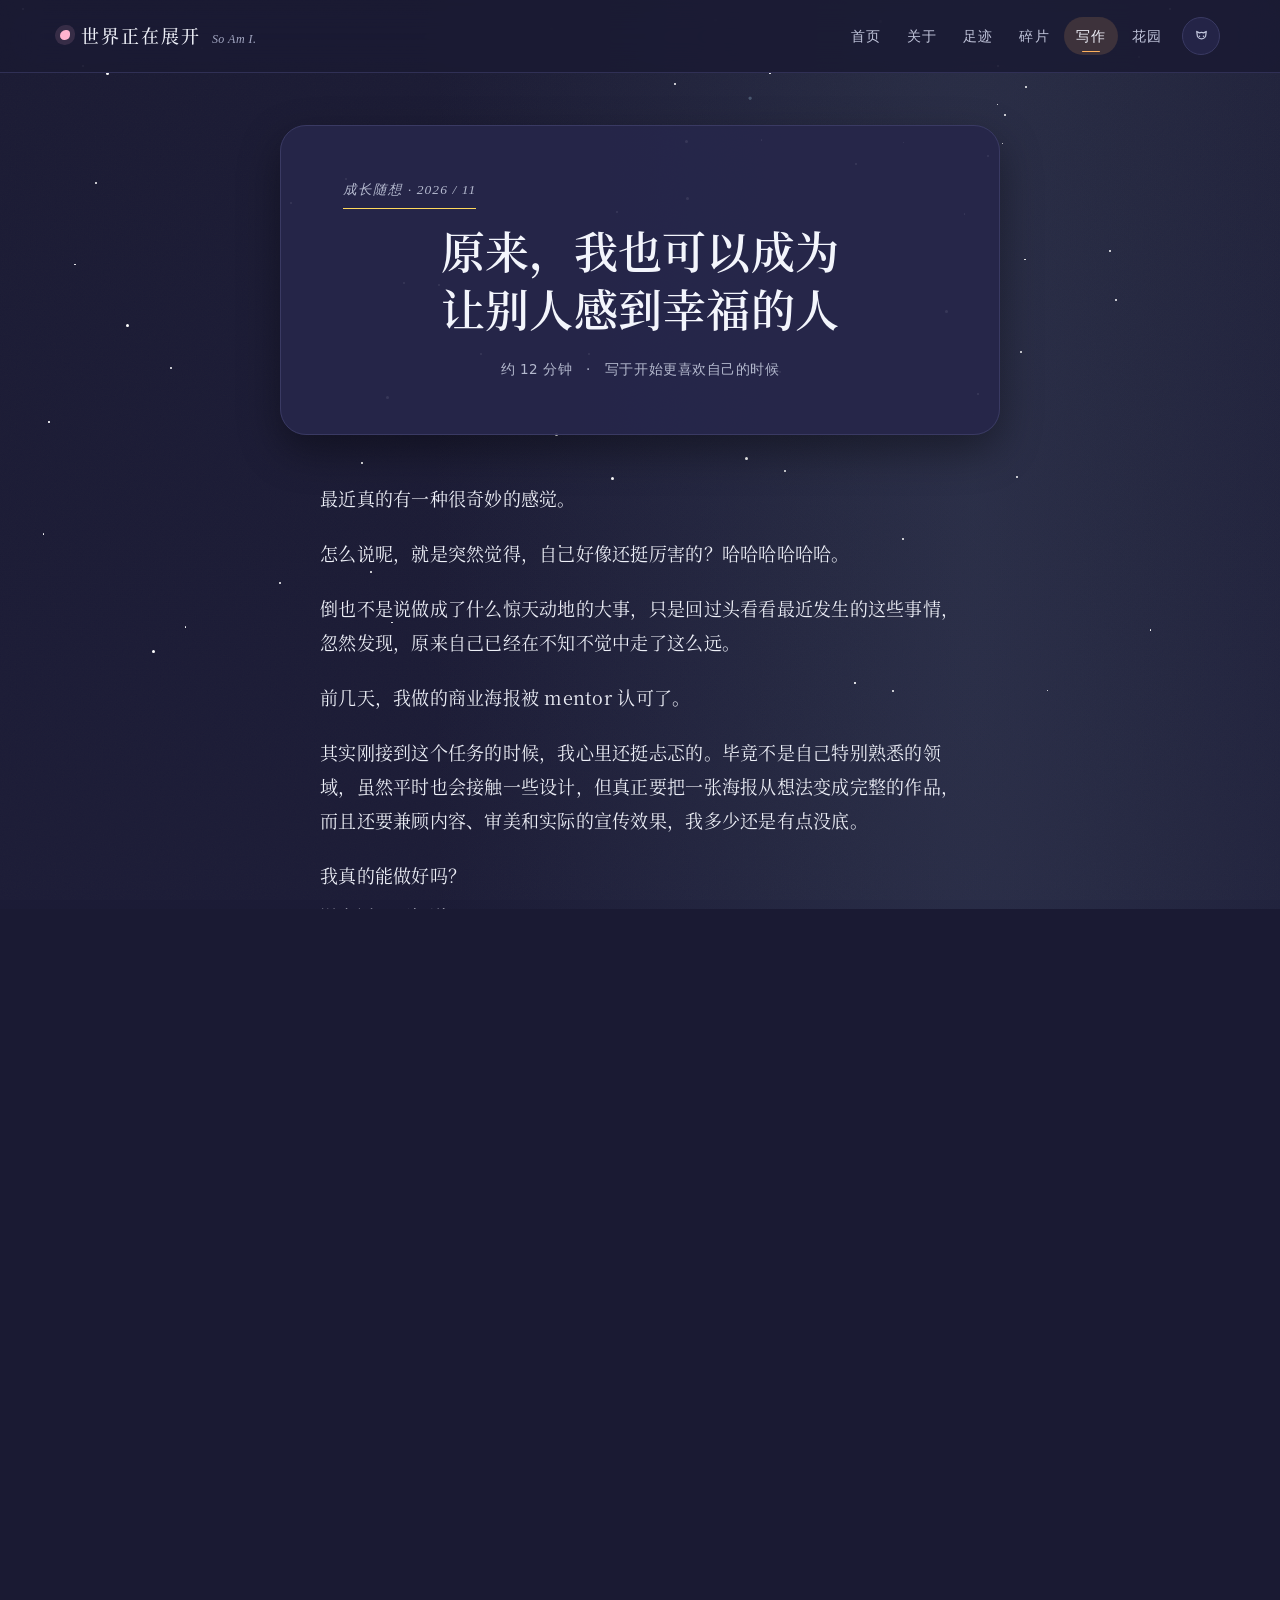
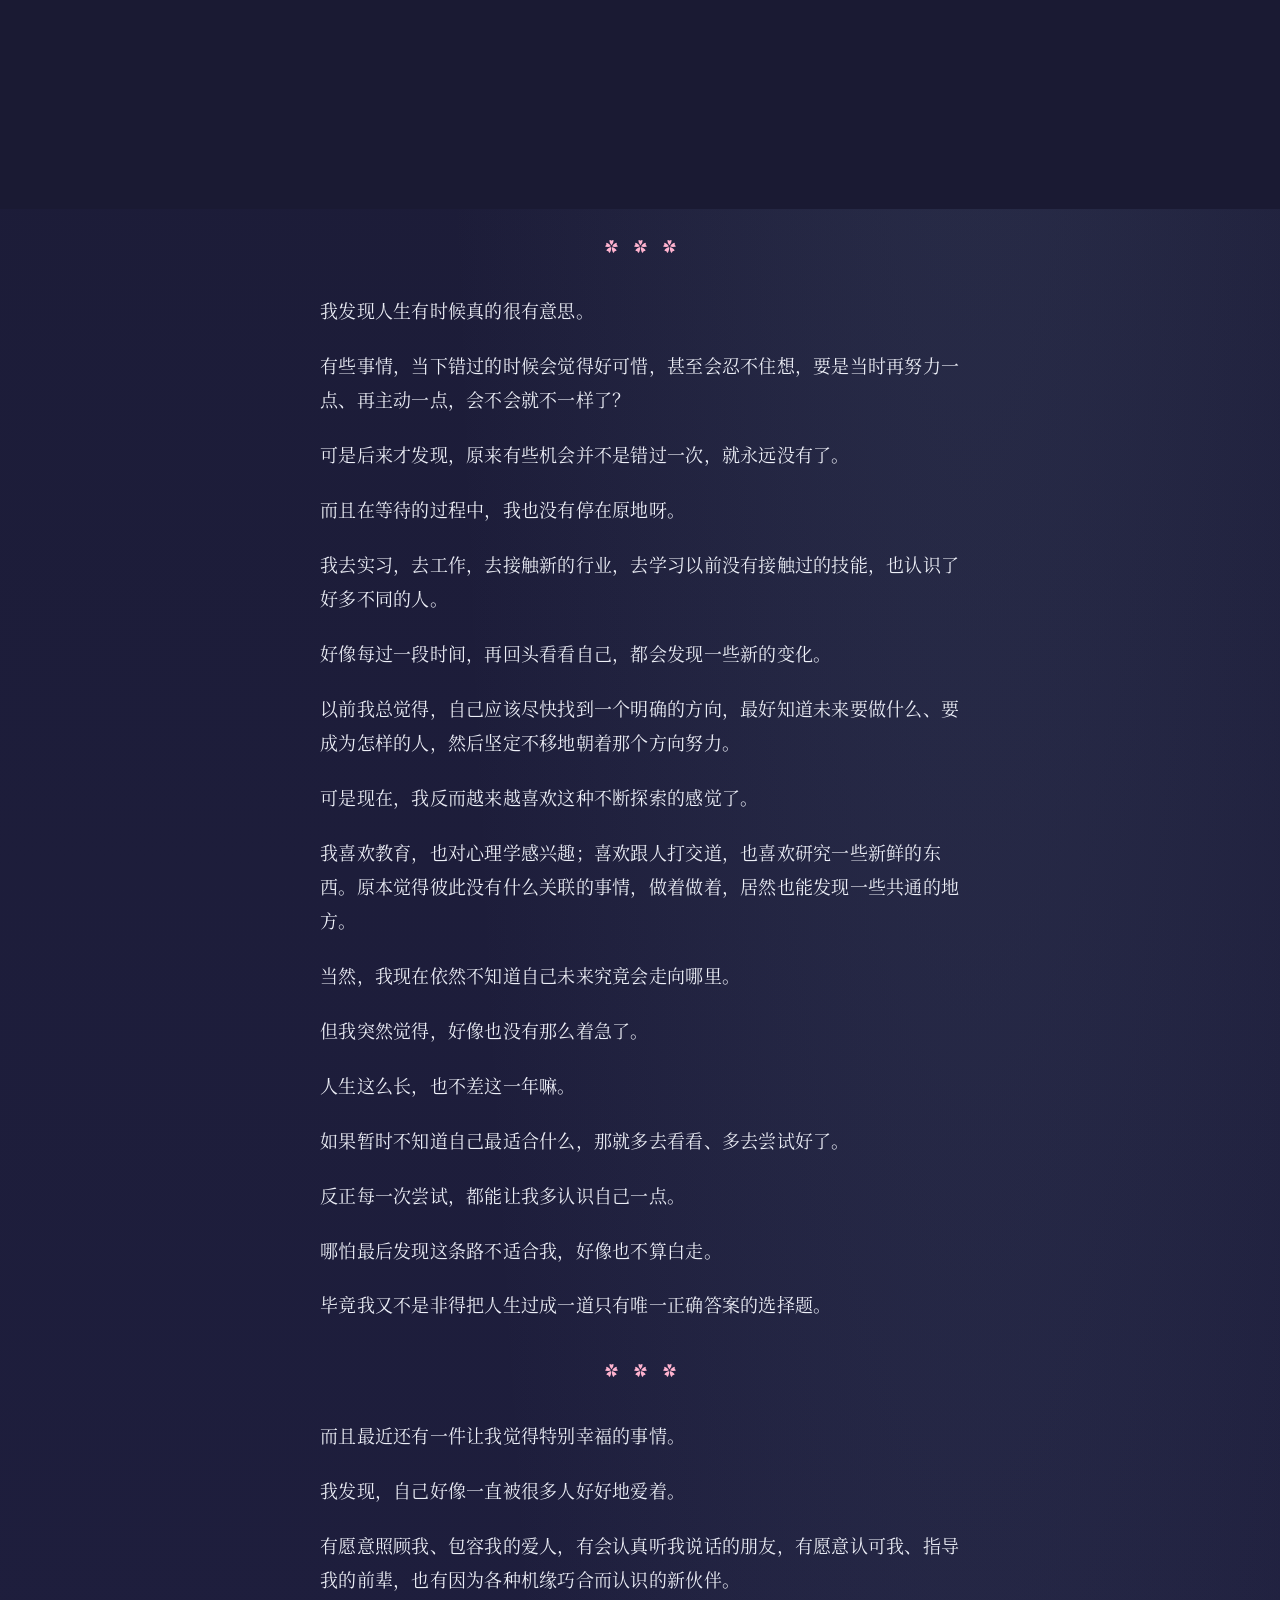
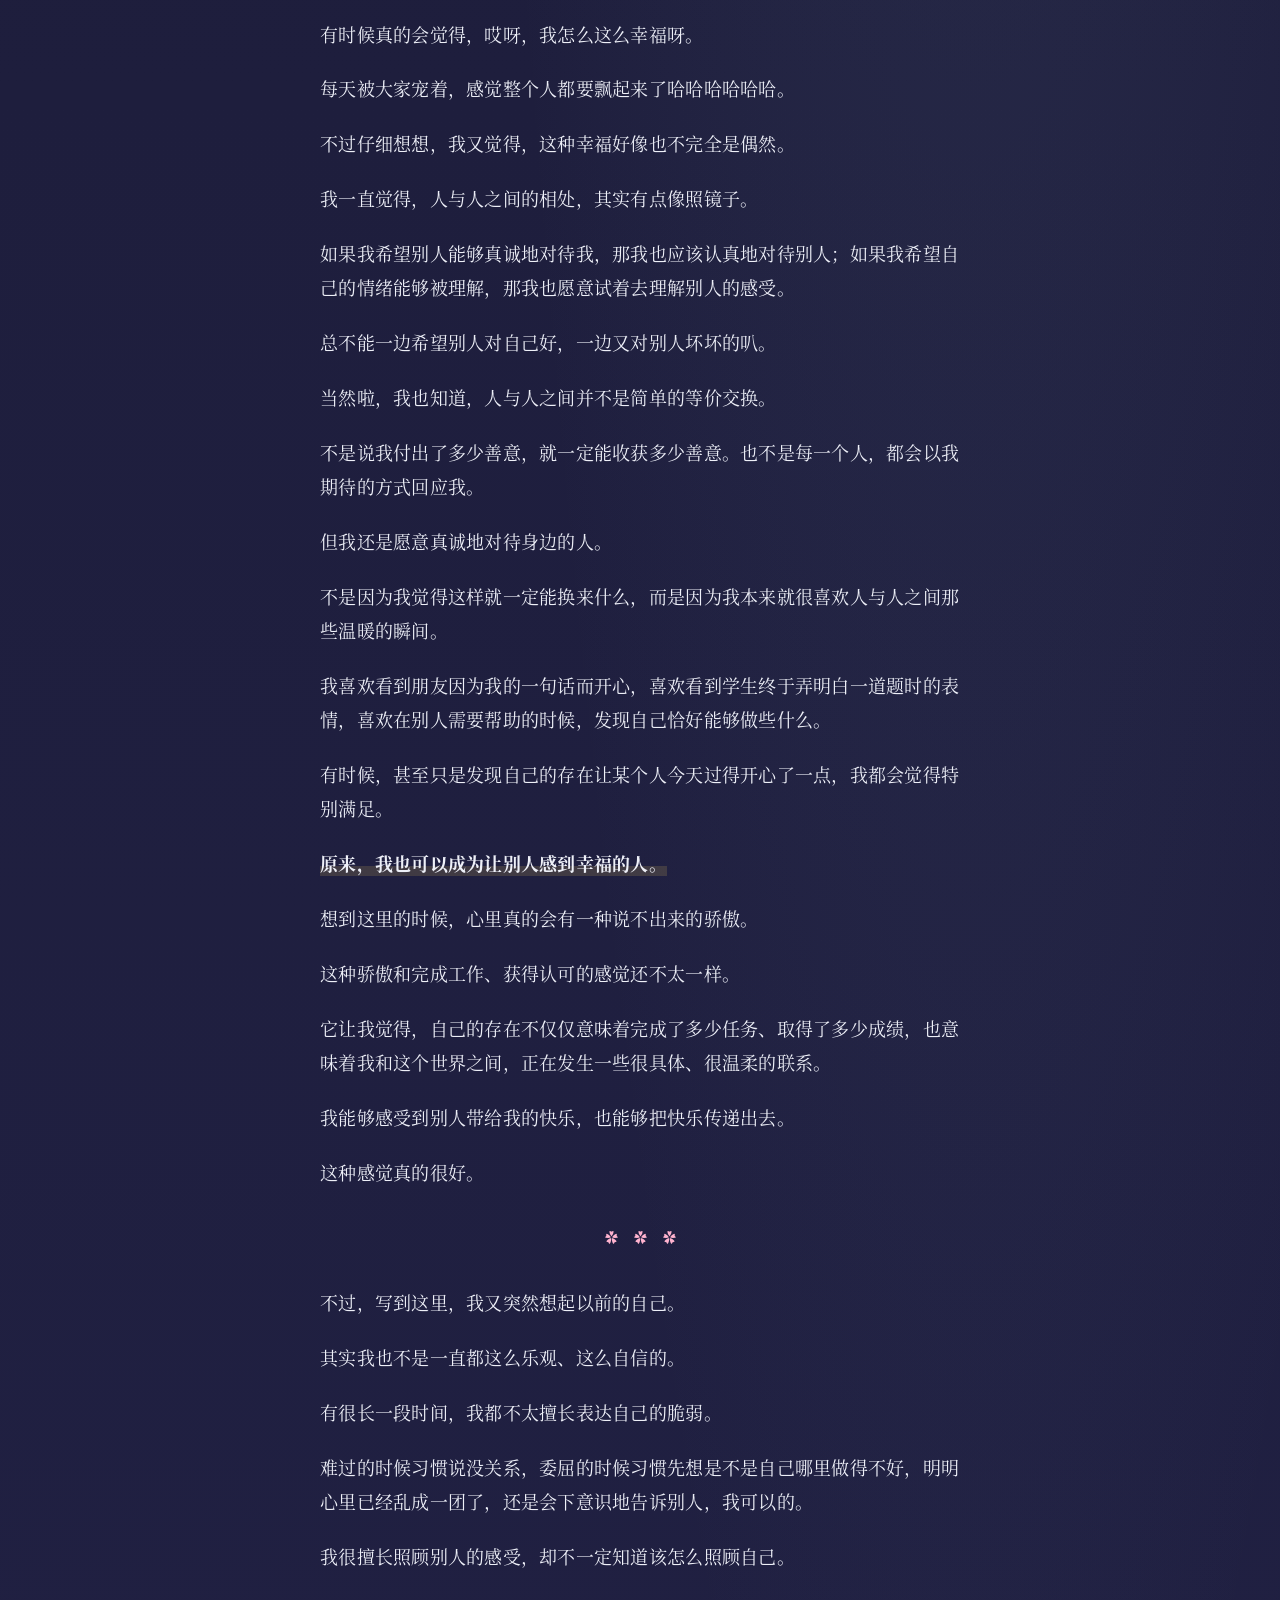
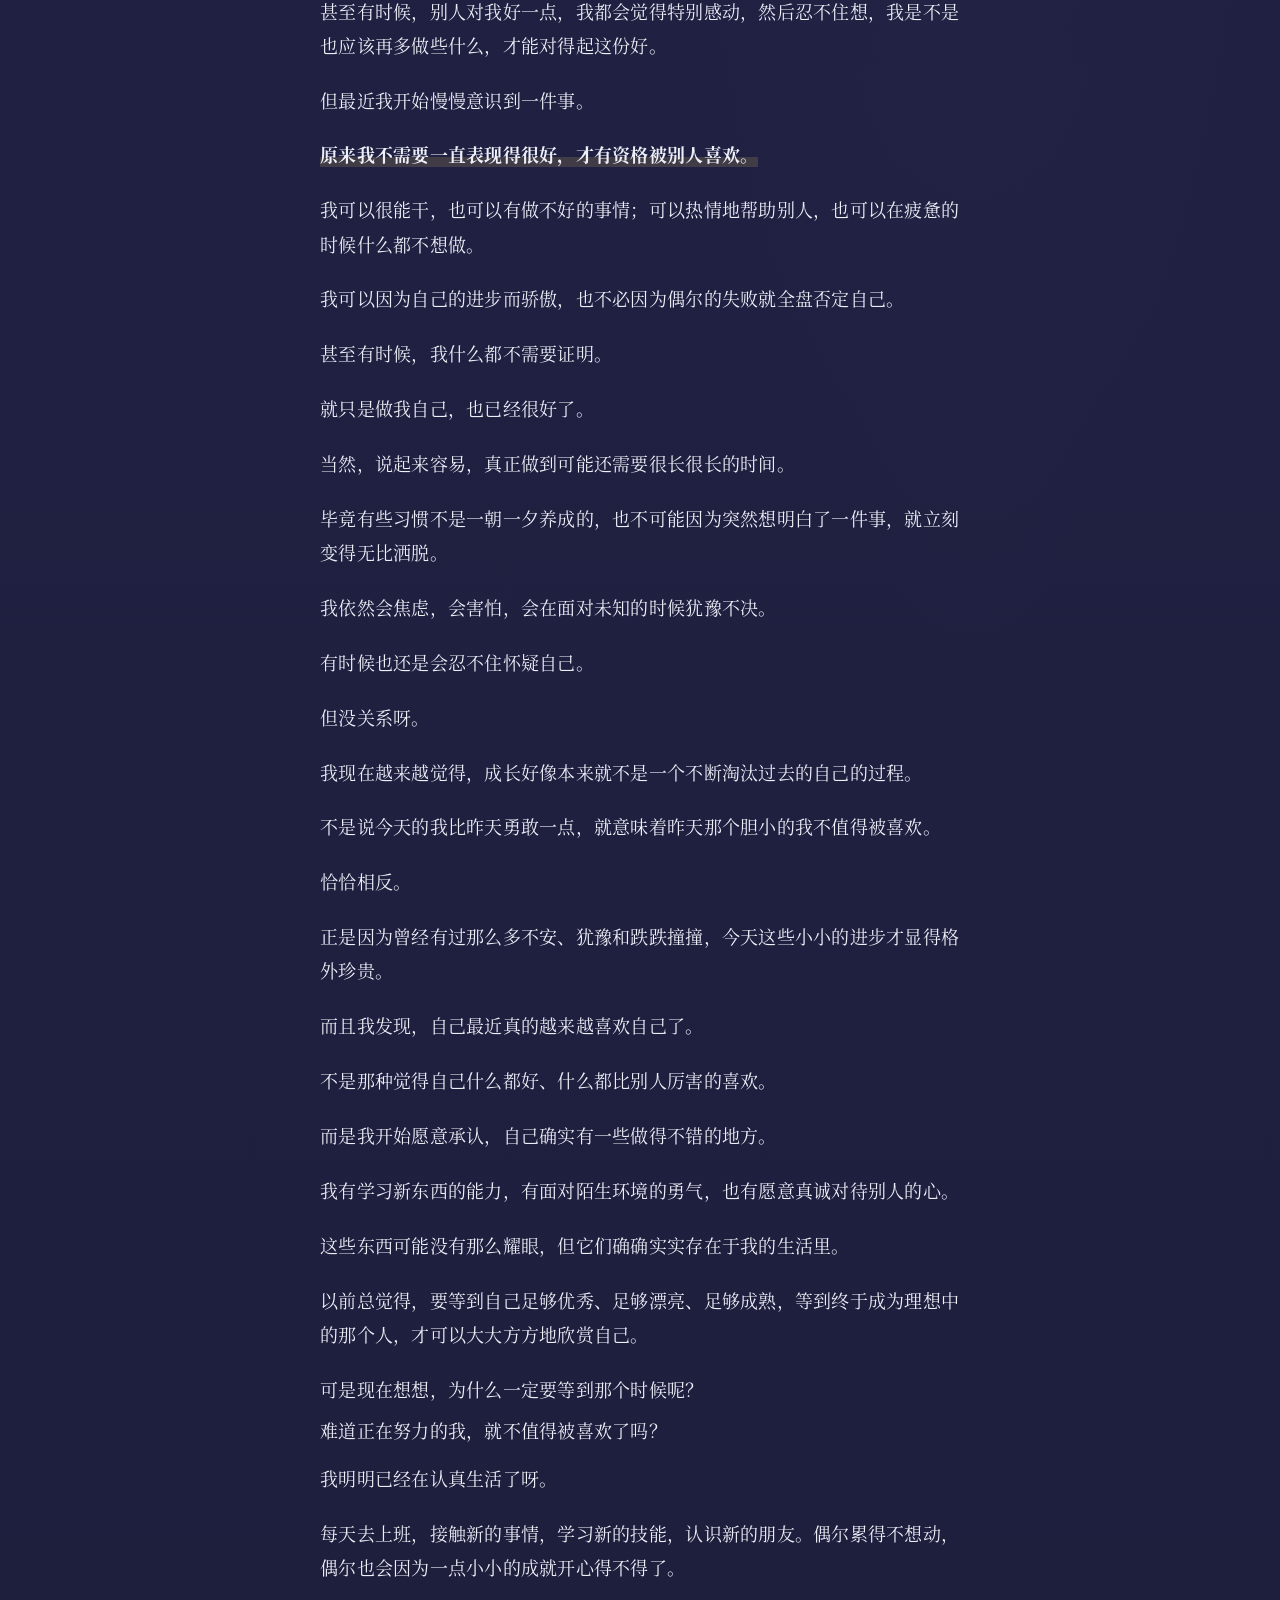
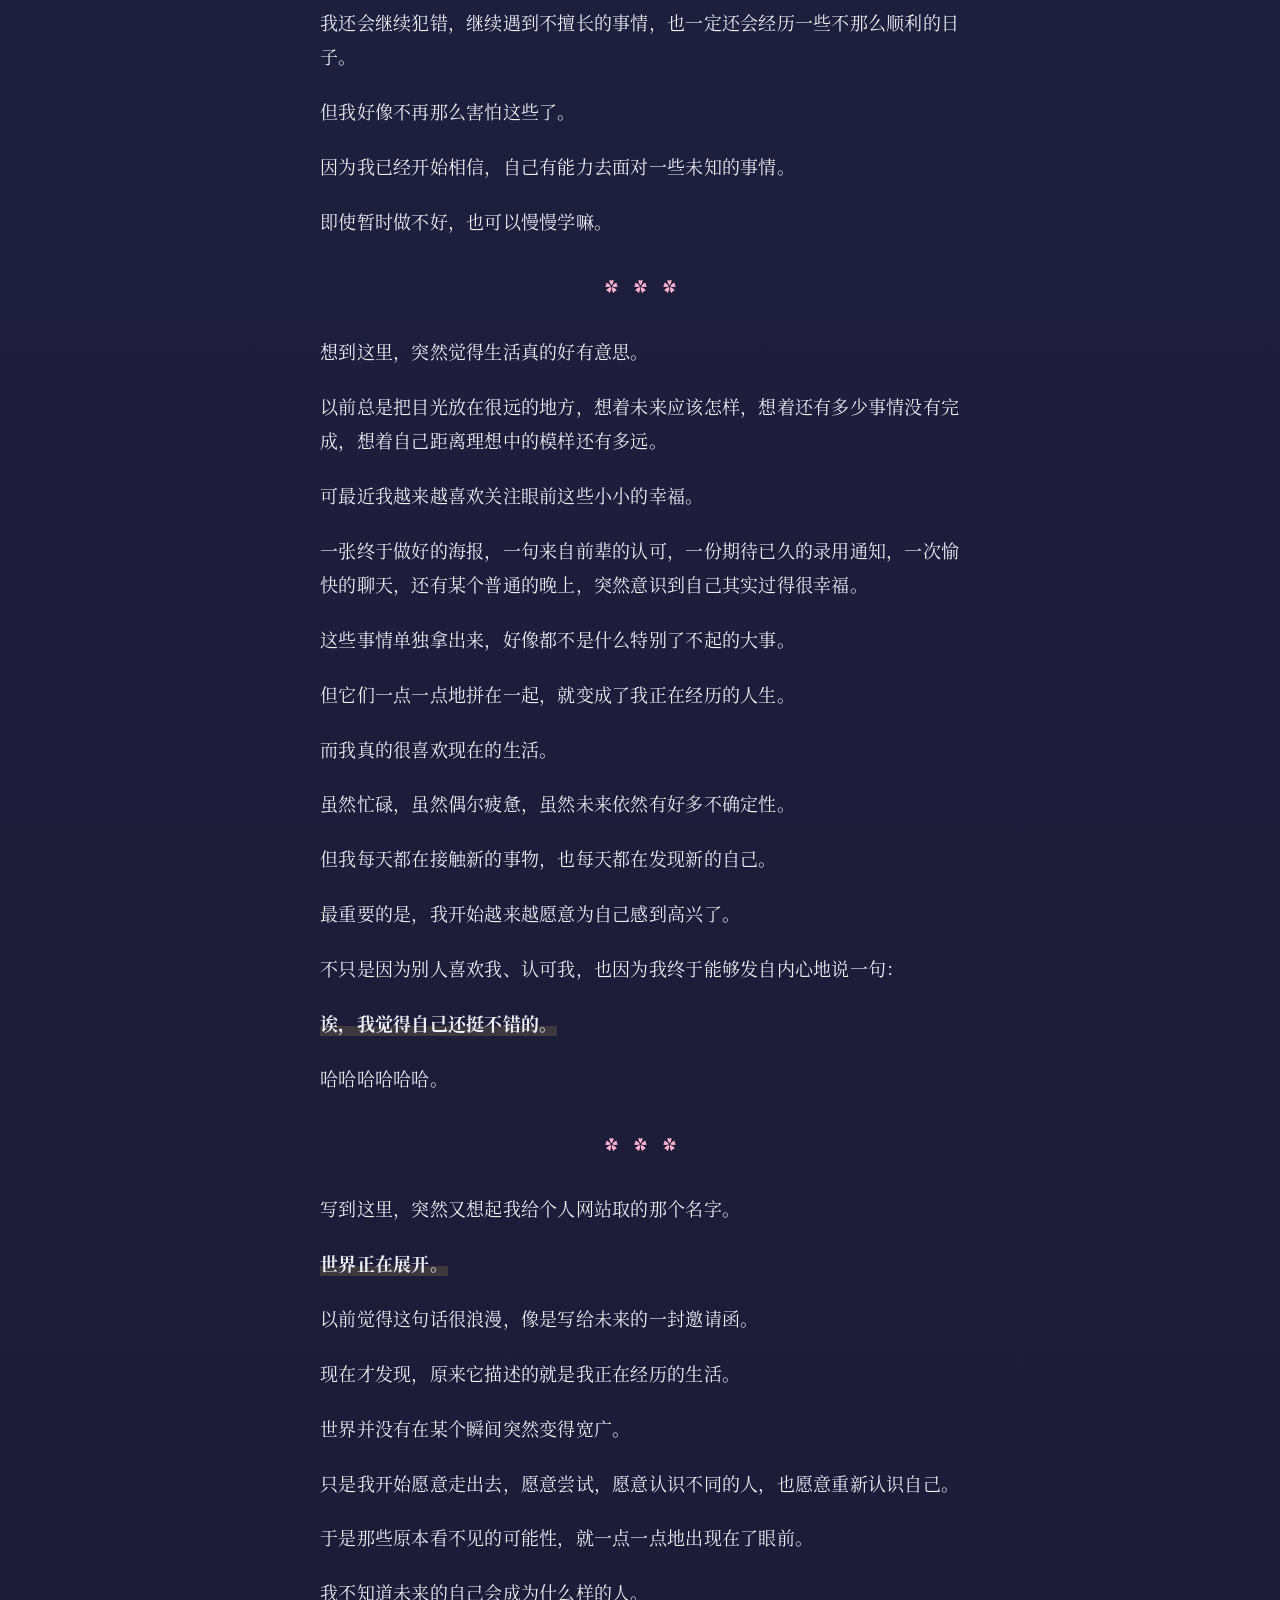
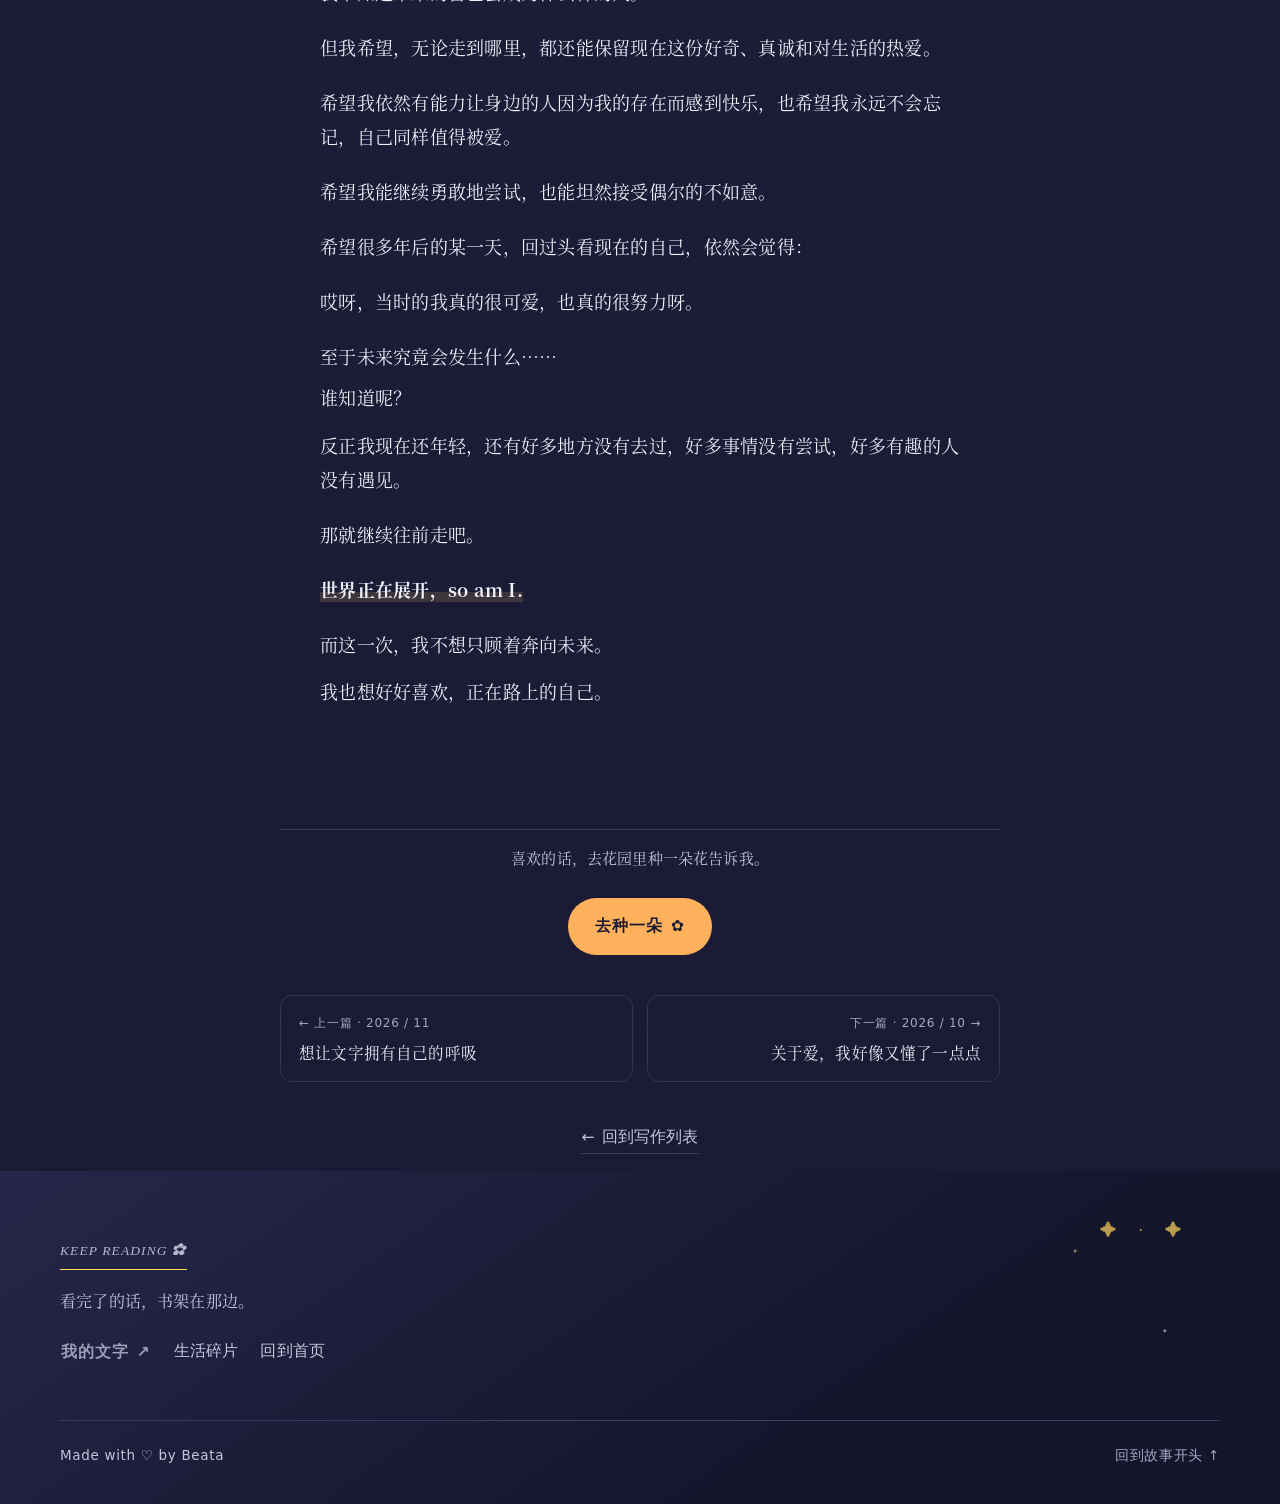
<file: article-happiness.html>
<!DOCTYPE html>
<html lang="zh-CN" data-theme="day">
<head>
<meta charset="UTF-8">
<meta name="viewport" content="width=device-width, initial-scale=1">
<title>原来，我也可以成为让别人感到幸福的人 · 世界正在展开</title>
<meta name="description" content="从商业海报、助教录用到被爱与给予幸福，我开始看见自己的成长，也更愿意喜欢正在路上的自己。">
<meta name="theme-color" content="#fffdf8">
<link rel="preload" href="assets/fonts/noto-serif-sc-400.woff2" as="font" type="font/woff2" crossorigin>
<link rel="preload" href="assets/fonts/noto-serif-sc-600.woff2" as="font" type="font/woff2" crossorigin>
<link rel="stylesheet" href="assets/css/fonts.css?v=20261103z1">
<link rel="stylesheet" href="assets/css/style.css?v=20261104d">
<link rel="stylesheet" href="assets/css/scrapbook.css?v=20261104i">
<link rel="stylesheet" href="assets/css/motion.css?v=20261103z">
<link rel="stylesheet" href="assets/css/readability.css?v=20261103z">
<link rel="stylesheet" href="assets/css/breaks.css?v=20261103z">
<link rel="stylesheet" href="assets/css/article.css?v=20261104a">
<link rel="stylesheet" href="assets/css/pilot-refinement.css?v=20261103z1">
<script>
  (function () {
    try {
      var t = localStorage.getItem("beata.theme");
      /* 没手动选过就按本地时间：7:00-19:00 白天，其余算夜里 */
      if (t !== "night" && t !== "day") {
        var h = new Date().getHours();
        t = h >= 7 && h < 19 ? "day" : "night";
      }
      if (t === "night") document.documentElement.setAttribute("data-theme", "night");
    } catch (e) {}
  })();
</script>
</head>
<body class="rb page-article">

<header class="site-head" id="siteHead">
  <div class="wrap head-inner">
    <a class="brand" href="index.html">
      <span class="brand-mark" aria-hidden="true"></span>
      <span class="brand-txt">世界正在展开</span>
      <span class="brand-sub">So Am I.</span>
    </a>
    <nav class="nav" aria-label="主导航">
      <a href="index.html">首页</a>
      <a href="about.html">关于</a>
      <a href="projects.html">足迹</a>
      <a href="fragments.html">碎片</a>
      <a href="writing.html" aria-current="page">写作</a>
      <a href="garden.html">花园</a>
      <button class="theme-btn" id="themeBtn" type="button" aria-label="切换到夜间模式" title="戳戳小猫，天就黑了">
        <svg viewBox="0 0 24 24" fill="none" aria-hidden="true">
          <path d="M6.5 9.5 6 5.6l3.3 1.8a7.4 7.4 0 0 1 5.4 0L18 5.6l-.5 3.9a5.4 5.4 0 1 1-11 0Z" stroke="currentColor" stroke-width="1.6" stroke-linejoin="round"/>
          <circle cx="9.4" cy="11.6" r="1" fill="currentColor"/>
          <circle cx="14.6" cy="11.6" r="1" fill="currentColor"/>
        </svg>
      </button>
    </nav>
    <button class="menu-btn" id="menuBtn" type="button" aria-expanded="false" aria-label="打开菜单">
      <svg width="18" height="18" viewBox="0 0 18 18" fill="none" aria-hidden="true">
        <path d="M3 5h12M3 9h12M3 13h12" stroke="currentColor" stroke-width="1.6" stroke-linecap="round"/>
      </svg>
    </button>
  </div>
</header>

<main>

<article>
  <header class="article-head wrap-narrow">
    <p class="sec-label">成长随想 · 2026 / 11</p>
    <h1 class="article-title">原来，我也可以成为让别人感到幸福的人</h1>
    <div class="article-meta">
      <span>约 12 分钟</span>
      <span>·</span>
      <span>写于开始更喜欢自己的时候</span>
    </div>
  </header>

  <div class="article-body wrap-narrow" style="padding-bottom:20px">

    <p>最近真的有一种很奇妙的感觉。</p>

    <p>怎么说呢，就是突然觉得，自己好像还挺厉害的？哈哈哈哈哈哈。</p>

    <p>倒也不是说做成了什么惊天动地的大事，只是回过头看看最近发生的这些事情，忽然发现，原来自己已经在不知不觉中走了这么远。</p>

    <p>前几天，我做的商业海报被 mentor 认可了。</p>

    <p>其实刚接到这个任务的时候，我心里还挺忐忑的。毕竟不是自己特别熟悉的领域，虽然平时也会接触一些设计，但真正要把一张海报从想法变成完整的作品，而且还要兼顾内容、审美和实际的宣传效果，我多少还是有点没底。</p>

    <p class="short">我真的能做好吗？</p>

    <p class="short">说实话，不知道。</p>

    <p>但不知道也没关系嘛，那就先做做看呗。</p>

    <p>于是我开始一点点摸索，研究不同的技术，到处鞭笞我的ai，并尝试使用一些绘图软件，最后把它们组合起来。这个地方不太协调，就重新调整；那个颜色不够好看，就再换一版。做着做着，居然也慢慢找到了感觉。</p>

    <p>等到最后成品出来的时候，我自己看着都觉得，诶？好像还真挺不错的！</p>

    <p>后来 mentor 也认可了我的作品。</p>

    <p>那一瞬间真的特别开心。</p>

    <p>倒不完全是因为得到了夸奖，而是那种感觉——原来一件最开始让我觉得没有把握的事情，真的可以通过自己的努力，一点一点变成现实。</p>

    <p>然后我就忍不住想，天呐，我怎么感觉自己干一行成一行啊哈哈哈哈哈哈！</p>

    <p>虽然这么说多少有点臭屁，但是怎么办，我真的有点骄傲诶。</p>

    <p class="beat" aria-hidden="true">✿ ✿ ✿</p>

    <p>而且最近还有另一件特别开心的事情。</p>

    <p>我被北辰青年录用为助教啦！</p>

    <p>其实之前就一直很想多多了解一下北辰这个机构，只不过中间也有一些小小的遗憾，没能按照最初期待的节奏参与进去。</p>

    <p>但很神奇，兜兜转转，最后还是走到了这里。</p>

    <p class="beat" aria-hidden="true">✿ ✿ ✿</p>

    <p>我发现人生有时候真的很有意思。</p>

    <p>有些事情，当下错过的时候会觉得好可惜，甚至会忍不住想，要是当时再努力一点、再主动一点，会不会就不一样了？</p>

    <p>可是后来才发现，原来有些机会并不是错过一次，就永远没有了。</p>

    <p>而且在等待的过程中，我也没有停在原地呀。</p>

    <p>我去实习，去工作，去接触新的行业，去学习以前没有接触过的技能，也认识了好多不同的人。</p>

    <p>好像每过一段时间，再回头看看自己，都会发现一些新的变化。</p>

    <p>以前我总觉得，自己应该尽快找到一个明确的方向，最好知道未来要做什么、要成为怎样的人，然后坚定不移地朝着那个方向努力。</p>

    <p>可是现在，我反而越来越喜欢这种不断探索的感觉了。</p>

    <p>我喜欢教育，也对心理学感兴趣；喜欢跟人打交道，也喜欢研究一些新鲜的东西。原本觉得彼此没有什么关联的事情，做着做着，居然也能发现一些共通的地方。</p>

    <p>当然，我现在依然不知道自己未来究竟会走向哪里。</p>

    <p>但我突然觉得，好像也没有那么着急了。</p>

    <p>人生这么长，也不差这一年嘛。</p>

    <p>如果暂时不知道自己最适合什么，那就多去看看、多去尝试好了。</p>

    <p>反正每一次尝试，都能让我多认识自己一点。</p>

    <p>哪怕最后发现这条路不适合我，好像也不算白走。</p>

    <p>毕竟我又不是非得把人生过成一道只有唯一正确答案的选择题。</p>

    <p class="beat" aria-hidden="true">✿ ✿ ✿</p>

    <p>而且最近还有一件让我觉得特别幸福的事情。</p>

    <p>我发现，自己好像一直被很多人好好地爱着。</p>

    <p>有愿意照顾我、包容我的爱人，有会认真听我说话的朋友，有愿意认可我、指导我的前辈，也有因为各种机缘巧合而认识的新伙伴。</p>

    <p>有时候真的会觉得，哎呀，我怎么这么幸福呀。</p>

    <p>每天被大家宠着，感觉整个人都要飘起来了哈哈哈哈哈哈。</p>

    <p>不过仔细想想，我又觉得，这种幸福好像也不完全是偶然。</p>

    <p>我一直觉得，人与人之间的相处，其实有点像照镜子。</p>

    <p>如果我希望别人能够真诚地对待我，那我也应该认真地对待别人；如果我希望自己的情绪能够被理解，那我也愿意试着去理解别人的感受。</p>

    <p>总不能一边希望别人对自己好，一边又对别人坏坏的叭。</p>

    <p>当然啦，我也知道，人与人之间并不是简单的等价交换。</p>

    <p>不是说我付出了多少善意，就一定能收获多少善意。也不是每一个人，都会以我期待的方式回应我。</p>

    <p>但我还是愿意真诚地对待身边的人。</p>

    <p>不是因为我觉得这样就一定能换来什么，而是因为我本来就很喜欢人与人之间那些温暖的瞬间。</p>

    <p>我喜欢看到朋友因为我的一句话而开心，喜欢看到学生终于弄明白一道题时的表情，喜欢在别人需要帮助的时候，发现自己恰好能够做些什么。</p>

    <p>有时候，甚至只是发现自己的存在让某个人今天过得开心了一点，我都会觉得特别满足。</p>

    <p><strong>原来，我也可以成为让别人感到幸福的人。</strong></p>

    <p>想到这里的时候，心里真的会有一种说不出来的骄傲。</p>

    <p>这种骄傲和完成工作、获得认可的感觉还不太一样。</p>

    <p>它让我觉得，自己的存在不仅仅意味着完成了多少任务、取得了多少成绩，也意味着我和这个世界之间，正在发生一些很具体、很温柔的联系。</p>

    <p>我能够感受到别人带给我的快乐，也能够把快乐传递出去。</p>

    <p>这种感觉真的很好。</p>

    <p class="beat" aria-hidden="true">✿ ✿ ✿</p>

    <p>不过，写到这里，我又突然想起以前的自己。</p>

    <p>其实我也不是一直都这么乐观、这么自信的。</p>

    <p>有很长一段时间，我都不太擅长表达自己的脆弱。</p>

    <p>难过的时候习惯说没关系，委屈的时候习惯先想是不是自己哪里做得不好，明明心里已经乱成一团了，还是会下意识地告诉别人，我可以的。</p>

    <p>我很擅长照顾别人的感受，却不一定知道该怎么照顾自己。</p>

    <p>甚至有时候，别人对我好一点，我都会觉得特别感动，然后忍不住想，我是不是也应该再多做些什么，才能对得起这份好。</p>

    <p>但最近我开始慢慢意识到一件事。</p>

    <p><strong>原来我不需要一直表现得很好，才有资格被别人喜欢。</strong></p>

    <p>我可以很能干，也可以有做不好的事情；可以热情地帮助别人，也可以在疲惫的时候什么都不想做。</p>

    <p>我可以因为自己的进步而骄傲，也不必因为偶尔的失败就全盘否定自己。</p>

    <p>甚至有时候，我什么都不需要证明。</p>

    <p>就只是做我自己，也已经很好了。</p>

    <p>当然，说起来容易，真正做到可能还需要很长很长的时间。</p>

    <p>毕竟有些习惯不是一朝一夕养成的，也不可能因为突然想明白了一件事，就立刻变得无比洒脱。</p>

    <p>我依然会焦虑，会害怕，会在面对未知的时候犹豫不决。</p>

    <p>有时候也还是会忍不住怀疑自己。</p>

    <p>但没关系呀。</p>

    <p>我现在越来越觉得，成长好像本来就不是一个不断淘汰过去的自己的过程。</p>

    <p>不是说今天的我比昨天勇敢一点，就意味着昨天那个胆小的我不值得被喜欢。</p>

    <p>恰恰相反。</p>

    <p>正是因为曾经有过那么多不安、犹豫和跌跌撞撞，今天这些小小的进步才显得格外珍贵。</p>

    <p>而且我发现，自己最近真的越来越喜欢自己了。</p>

    <p>不是那种觉得自己什么都好、什么都比别人厉害的喜欢。</p>

    <p>而是我开始愿意承认，自己确实有一些做得不错的地方。</p>

    <p>我有学习新东西的能力，有面对陌生环境的勇气，也有愿意真诚对待别人的心。</p>

    <p>这些东西可能没有那么耀眼，但它们确确实实存在于我的生活里。</p>

    <p>以前总觉得，要等到自己足够优秀、足够漂亮、足够成熟，等到终于成为理想中的那个人，才可以大大方方地欣赏自己。</p>

    <p class="short">可是现在想想，为什么一定要等到那个时候呢？</p>

    <p class="short">难道正在努力的我，就不值得被喜欢了吗？</p>

    <p>我明明已经在认真生活了呀。</p>

    <p>每天去上班，接触新的事情，学习新的技能，认识新的朋友。偶尔累得不想动，偶尔也会因为一点小小的成就开心得不得了。</p>

    <p>我还会继续犯错，继续遇到不擅长的事情，也一定还会经历一些不那么顺利的日子。</p>

    <p>但我好像不再那么害怕这些了。</p>

    <p>因为我已经开始相信，自己有能力去面对一些未知的事情。</p>

    <p>即使暂时做不好，也可以慢慢学嘛。</p>

    <p class="beat" aria-hidden="true">✿ ✿ ✿</p>

    <p>想到这里，突然觉得生活真的好有意思。</p>

    <p>以前总是把目光放在很远的地方，想着未来应该怎样，想着还有多少事情没有完成，想着自己距离理想中的模样还有多远。</p>

    <p>可最近我越来越喜欢关注眼前这些小小的幸福。</p>

    <p>一张终于做好的海报，一句来自前辈的认可，一份期待已久的录用通知，一次愉快的聊天，还有某个普通的晚上，突然意识到自己其实过得很幸福。</p>

    <p>这些事情单独拿出来，好像都不是什么特别了不起的大事。</p>

    <p>但它们一点一点地拼在一起，就变成了我正在经历的人生。</p>

    <p>而我真的很喜欢现在的生活。</p>

    <p>虽然忙碌，虽然偶尔疲惫，虽然未来依然有好多不确定性。</p>

    <p>但我每天都在接触新的事物，也每天都在发现新的自己。</p>

    <p>最重要的是，我开始越来越愿意为自己感到高兴了。</p>

    <p>不只是因为别人喜欢我、认可我，也因为我终于能够发自内心地说一句：</p>

    <p><strong>诶，我觉得自己还挺不错的。</strong></p>

    <p>哈哈哈哈哈哈。</p>

    <p class="beat" aria-hidden="true">✿ ✿ ✿</p>

    <p>写到这里，突然又想起我给个人网站取的那个名字。</p>

    <p><strong>世界正在展开。</strong></p>

    <p>以前觉得这句话很浪漫，像是写给未来的一封邀请函。</p>

    <p>现在才发现，原来它描述的就是我正在经历的生活。</p>

    <p>世界并没有在某个瞬间突然变得宽广。</p>

    <p>只是我开始愿意走出去，愿意尝试，愿意认识不同的人，也愿意重新认识自己。</p>

    <p>于是那些原本看不见的可能性，就一点一点地出现在了眼前。</p>

    <p>我不知道未来的自己会成为什么样的人。</p>

    <p>但我希望，无论走到哪里，都还能保留现在这份好奇、真诚和对生活的热爱。</p>

    <p>希望我依然有能力让身边的人因为我的存在而感到快乐，也希望我永远不会忘记，自己同样值得被爱。</p>

    <p>希望我能继续勇敢地尝试，也能坦然接受偶尔的不如意。</p>

    <p>希望很多年后的某一天，回过头看现在的自己，依然会觉得：</p>

    <p>哎呀，当时的我真的很可爱，也真的很努力呀。</p>

    <p class="short">至于未来究竟会发生什么……</p>

    <p class="short">谁知道呢？</p>

    <p>反正我现在还年轻，还有好多地方没有去过，好多事情没有尝试，好多有趣的人没有遇见。</p>

    <p>那就继续往前走吧。</p>

    <p><strong>世界正在展开，so am I.</strong></p>

    <p class="short">而这一次，我不想只顾着奔向未来。</p>

    <p>我也想好好喜欢，正在路上的自己。</p>
  </div>

  <div class="article-end wrap-narrow">
    <p style="margin-bottom:26px">喜欢的话，去花园里种一朵花告诉我。</p>
    <a class="btn btn--primary" href="garden.html">去种一朵 <span aria-hidden="true">✿</span></a>
    <nav class="article-pager" aria-label="接着读">
      <a class="pager-card pager-card--prev" href="article-breath.html"><span class="pager-dir">← 上一篇 · 2026 / 11</span><span class="pager-title">想让文字拥有自己的呼吸</span></a>
      <a class="pager-card pager-card--next" href="article-love.html"><span class="pager-dir">下一篇 · 2026 / 10 →</span><span class="pager-title">关于爱，我好像又懂了一点点</span></a>
    </nav>
    <p style="margin-top:40px">
      <a class="link-more" href="writing.html"><span aria-hidden="true">←</span> 回到写作列表</a>
    </p>
  </div>
</article>

</main>

<footer class="site-foot site-foot--slim">
  <div class="wrap">
    <div class="foot-slim">
      <p class="sec-label foot-kicker">KEEP READING ✿</p>
      <p class="foot-slim-text">看完了的话，书架在那边。</p>
      <div class="foot-slim-actions">
        <a class="btn btn--primary" href="writing.html">我的文字 <span aria-hidden="true">↗</span></a>
        <a class="foot-link" href="fragments.html">生活碎片</a>
        <a class="foot-link" href="index.html">回到首页</a>
      </div>
    </div>
    <div class="foot-bottom">
      <span>Made with ♡ by Beata</span>
      <a class="foot-hint" href="#siteHead">回到故事开头 ↑</a>
    </div>
  </div>
</footer>

<script src="assets/js/site.js?v=20261103z"></script>
<script src="assets/js/motion.js"></script>
</body>
</html>
</file>
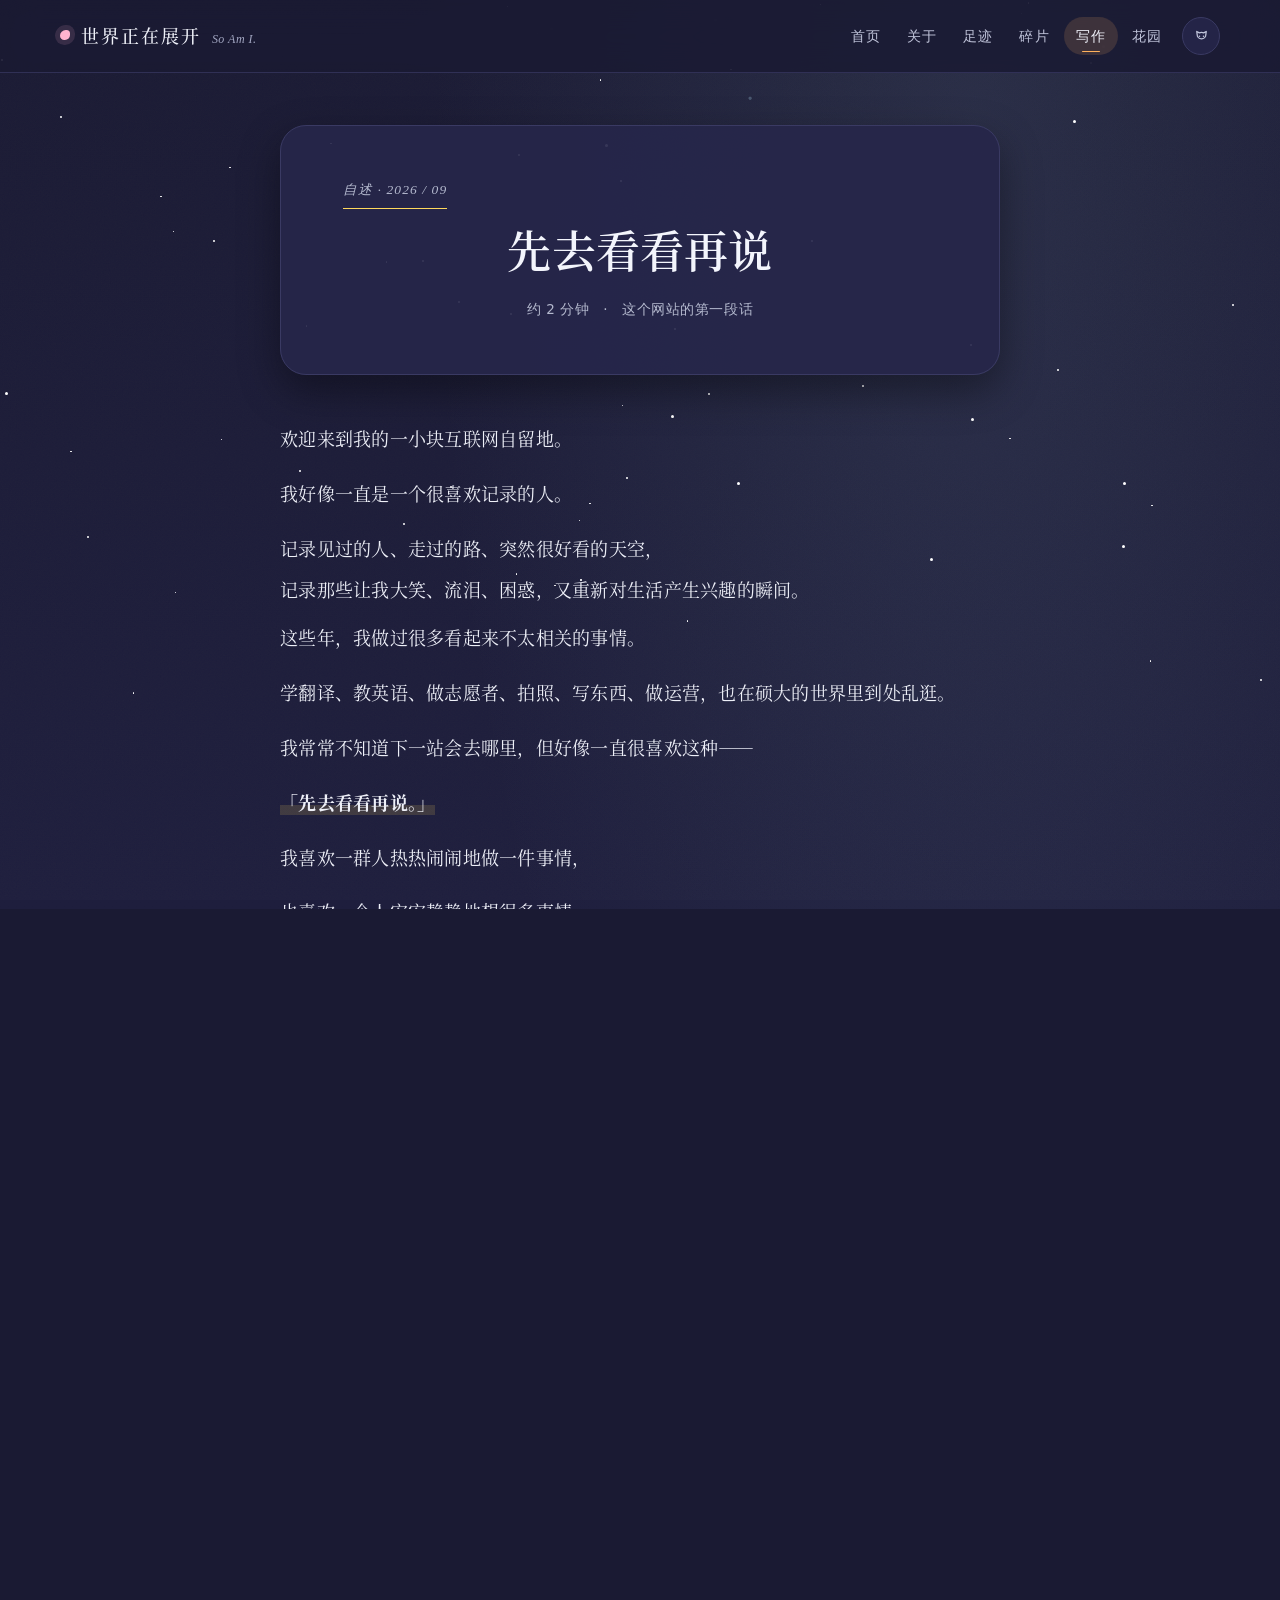
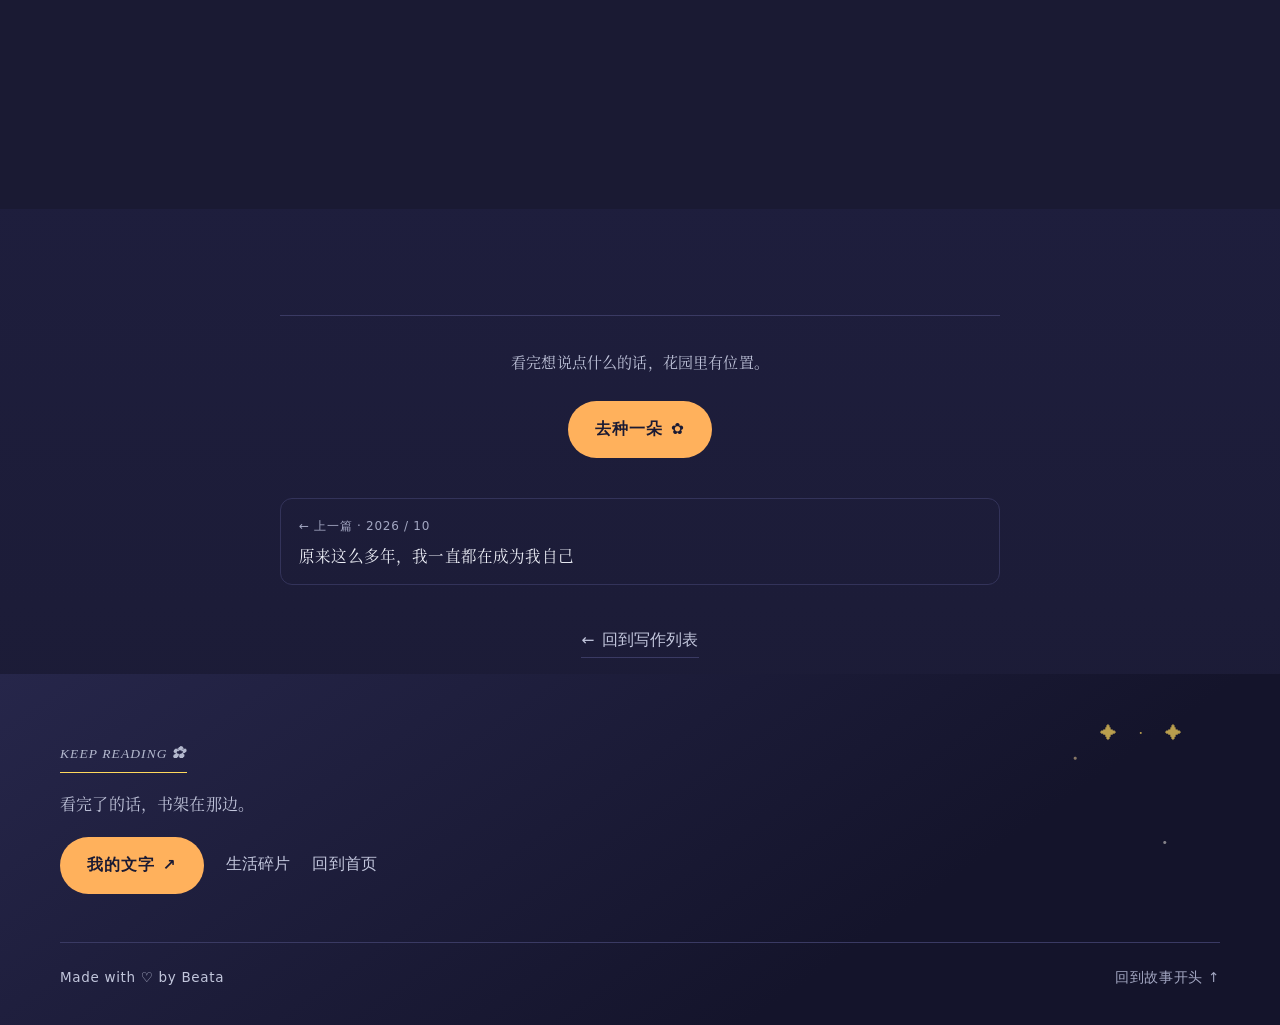
<file: article-hello.html>
<!DOCTYPE html>
<html lang="zh-CN" data-theme="day">
<head>
<meta charset="UTF-8">
<meta name="viewport" content="width=device-width, initial-scale=1">
<title>先去看看再说 · 世界正在展开</title>
<meta name="description" content="我常常不知道下一站会去哪里，但好像一直很喜欢那种——先去看看再说。">
<meta name="theme-color" content="#fffdf8">
<link rel="preload" href="assets/fonts/noto-serif-sc-400.woff2" as="font" type="font/woff2" crossorigin>
<link rel="preload" href="assets/fonts/noto-serif-sc-600.woff2" as="font" type="font/woff2" crossorigin>
<link rel="stylesheet" href="assets/css/fonts.css?v=20261103z1">
<link rel="stylesheet" href="assets/css/style.css?v=20261104d">
<link rel="stylesheet" href="assets/css/scrapbook.css?v=20261104i">
<link rel="stylesheet" href="assets/css/motion.css?v=20261103z">
<link rel="stylesheet" href="assets/css/readability.css?v=20261103z">
<link rel="stylesheet" href="assets/css/breaks.css?v=20261103z">
<link rel="stylesheet" href="assets/css/article.css?v=20261104a">
<script>
  (function () {
    try {
      var t = localStorage.getItem("beata.theme");
      /* 没手动选过就按本地时间：7:00-19:00 白天，其余算夜里 */
      if (t !== "night" && t !== "day") {
        var h = new Date().getHours();
        t = h >= 7 && h < 19 ? "day" : "night";
      }
      if (t === "night") document.documentElement.setAttribute("data-theme", "night");
    } catch (e) {}
  })();
</script>
</head>
<body class="rb page-article">

<header class="site-head" id="siteHead">
  <div class="wrap head-inner">
    <a class="brand" href="index.html">
      <span class="brand-mark" aria-hidden="true"></span>
      <span class="brand-txt">世界正在展开</span>
      <span class="brand-sub">So Am I.</span>
    </a>
    <nav class="nav" aria-label="主导航">
      <a href="index.html">首页</a>
      <a href="about.html">关于</a>
      <a href="projects.html">足迹</a>
      <a href="fragments.html">碎片</a>
      <a href="writing.html" aria-current="page">写作</a>
      <a href="garden.html">花园</a>
      <button class="theme-btn" id="themeBtn" type="button" aria-label="切换到夜间模式" title="戳戳小猫，天就黑了">
        <svg viewBox="0 0 24 24" fill="none" aria-hidden="true">
          <path d="M6.5 9.5 6 5.6l3.3 1.8a7.4 7.4 0 0 1 5.4 0L18 5.6l-.5 3.9a5.4 5.4 0 1 1-11 0Z" stroke="currentColor" stroke-width="1.6" stroke-linejoin="round"/>
          <circle cx="9.4" cy="11.6" r="1" fill="currentColor"/>
          <circle cx="14.6" cy="11.6" r="1" fill="currentColor"/>
        </svg>
      </button>
    </nav>
    <button class="menu-btn" id="menuBtn" type="button" aria-expanded="false" aria-label="打开菜单">
      <svg width="18" height="18" viewBox="0 0 18 18" fill="none" aria-hidden="true">
        <path d="M3 5h12M3 9h12M3 13h12" stroke="currentColor" stroke-width="1.6" stroke-linecap="round"/>
      </svg>
    </button>
  </div>
</header>

<main>

<article>
  <header class="article-head wrap-narrow">
    <p class="sec-label">自述 · 2026 / 09</p>
    <h1 class="article-title">先去看看再说</h1>
    <div class="article-meta">
      <span>约 2 分钟</span>
      <span>·</span>
      <span>这个网站的第一段话</span>
    </div>
  </header>

  <div class="article-body wrap-narrow" style="padding-bottom:20px">

    <p>欢迎来到我的一小块互联网自留地。</p>
    <p>我好像一直是一个很喜欢记录的人。</p>
    <p class="short">记录见过的人、走过的路、突然很好看的天空，</p>
    <p class="short">记录那些让我大笑、流泪、困惑，又重新对生活产生兴趣的瞬间。</p>

    <p>这些年，我做过很多看起来不太相关的事情。</p>
    <p>学翻译、教英语、做志愿者、拍照、写东西、做运营，也在硕大的世界里到处乱逛。</p>
    <p>我常常不知道下一站会去哪里，但好像一直很喜欢这种——</p>
    <p><strong>「先去看看再说。」</strong></p>

    <p>我喜欢一群人热热闹闹地做一件事情，</p>
    <p class="short">也喜欢一个人安安静静地想很多事情。</p>
    <p>我会为一个新的想法兴奋很久，</p>
    <p class="short">会为了几个像素反复调整一张图，</p>
    <p class="short">也会因为晚霞、小动物、朋友的一句话和意料之外的善意开心很久。</p>

    <p>我曾经在二十岁的时候写：</p>
    <p class="quote-line">「希望自己永远不要停止探索的热情。」</p>
    <p>现在，我还在替那时候的自己完成这个愿望。</p>

    <p>所以这里不会只是一个作品集。</p>
    <p>它会装下我的学习、工作、项目和作品，</p>
    <p>也会留下我的文字、照片、思考、朋友，以及那些暂时还不知道该归到哪里的生活碎片。</p>

    <p>如果一定要给这里一个主题——</p>
    <p class="short">我想，大概是：</p>
    <p><strong>一个普通的人，如何跌跌撞撞地成为自己。</strong></p>

    <p>欢迎你来到这里。</p>
    <p>也欢迎你认识此刻的我。</p>

    <p style="margin-top:2.2em; font-family:var(--font-en); font-style:italic; color:var(--ink-2)">
      I'm Beata.<br>
      Still exploring, still becoming. ✦
    </p>
  </div>

  <div class="article-end wrap-narrow">
    <p style="margin-bottom:26px">看完想说点什么的话，花园里有位置。</p>
    <a class="btn btn--primary" href="garden.html">去种一朵 <span aria-hidden="true">✿</span></a>
    <nav class="article-pager" aria-label="接着读">
      <a class="pager-card pager-card--prev" href="article.html"><span class="pager-dir">← 上一篇 · 2026 / 10</span><span class="pager-title">原来这么多年，我一直都在成为我自己</span></a>
    </nav>
    <p style="margin-top:40px">
      <a class="link-more" href="writing.html"><span aria-hidden="true">←</span> 回到写作列表</a>
    </p>
  </div>
</article>

</main>

<footer class="site-foot site-foot--slim">
  <div class="wrap">
    <div class="foot-slim">
      <p class="sec-label foot-kicker">KEEP READING ✿</p>
      <p class="foot-slim-text">看完了的话，书架在那边。</p>
      <div class="foot-slim-actions">
        <a class="btn btn--primary" href="writing.html">我的文字 <span aria-hidden="true">↗</span></a>
        <a class="foot-link" href="fragments.html">生活碎片</a>
        <a class="foot-link" href="index.html">回到首页</a>
      </div>
    </div>
    <div class="foot-bottom">
      <span>Made with ♡ by Beata</span>
      <a class="foot-hint" href="#siteHead">回到故事开头 ↑</a>
    </div>
  </div>
</footer>

<script src="assets/js/site.js?v=20261103z"></script>
<script src="assets/js/motion.js"></script>
</body>
</html>
</file>
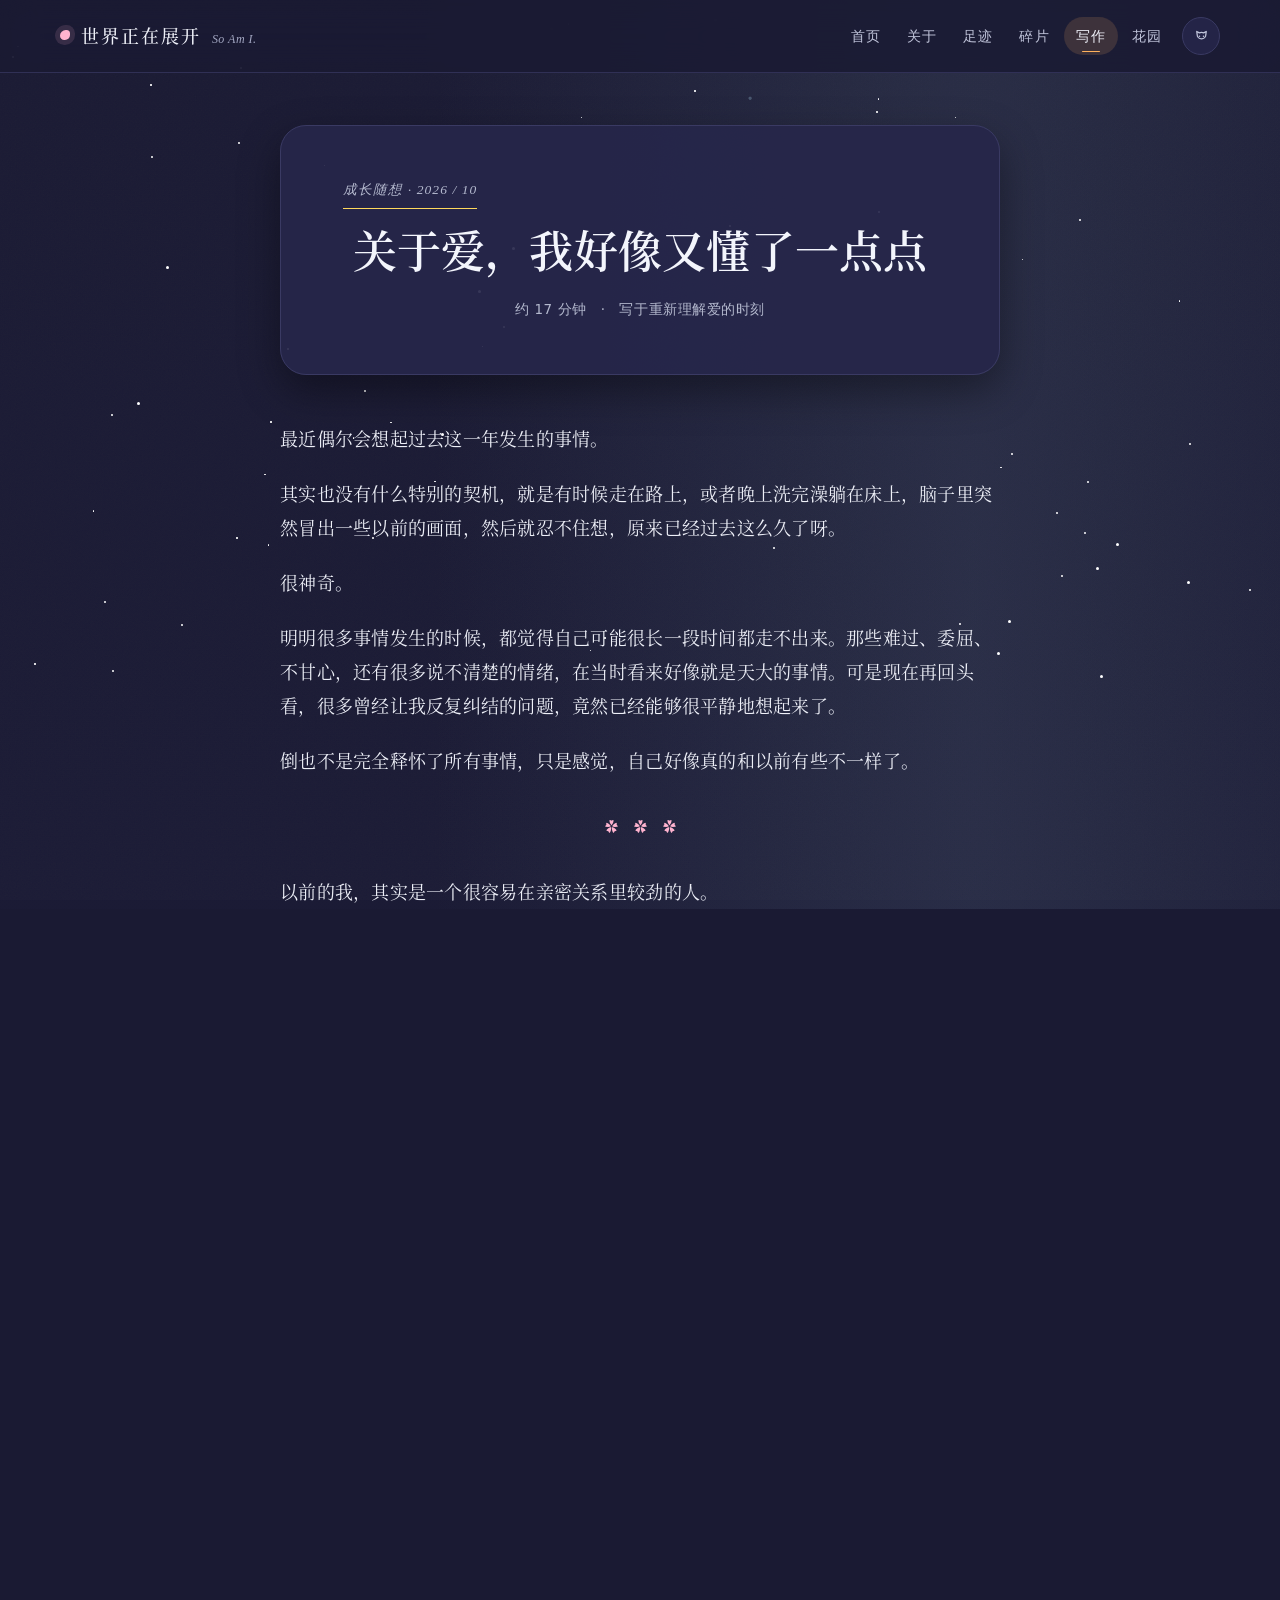
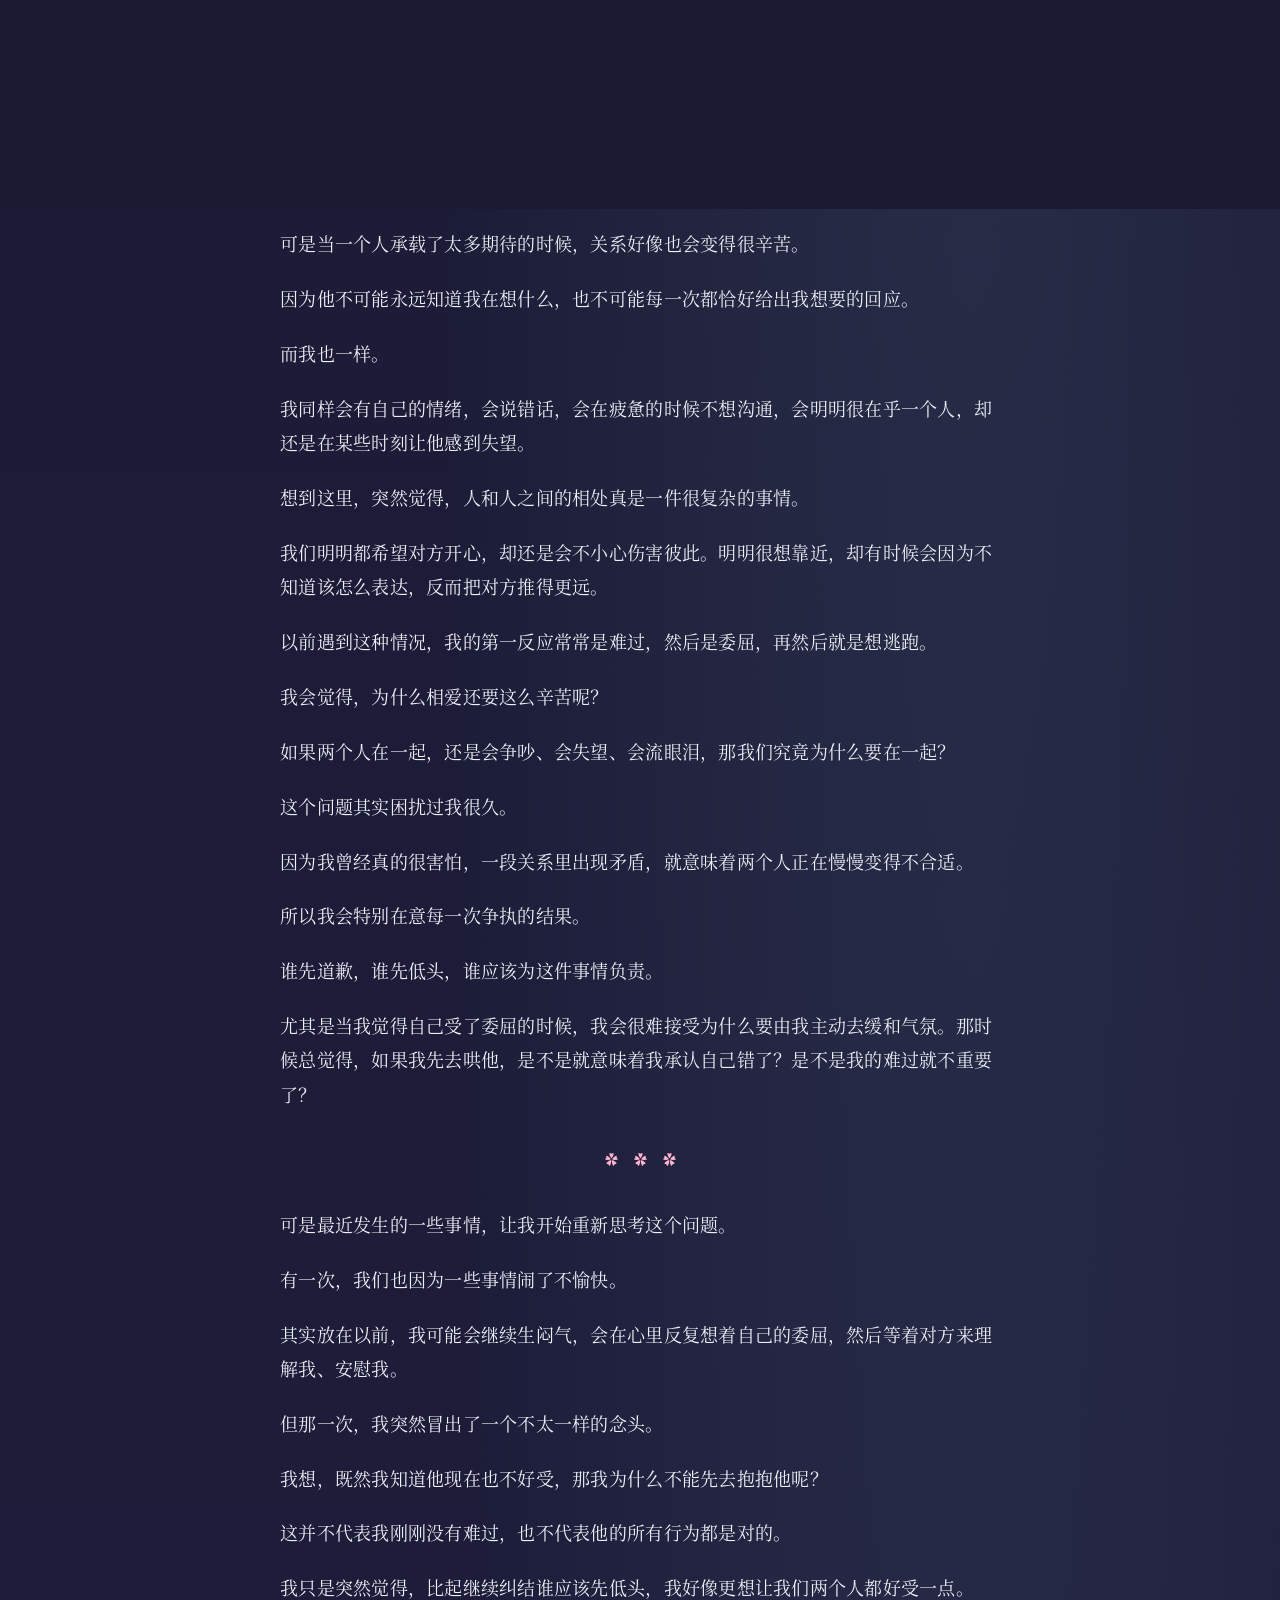
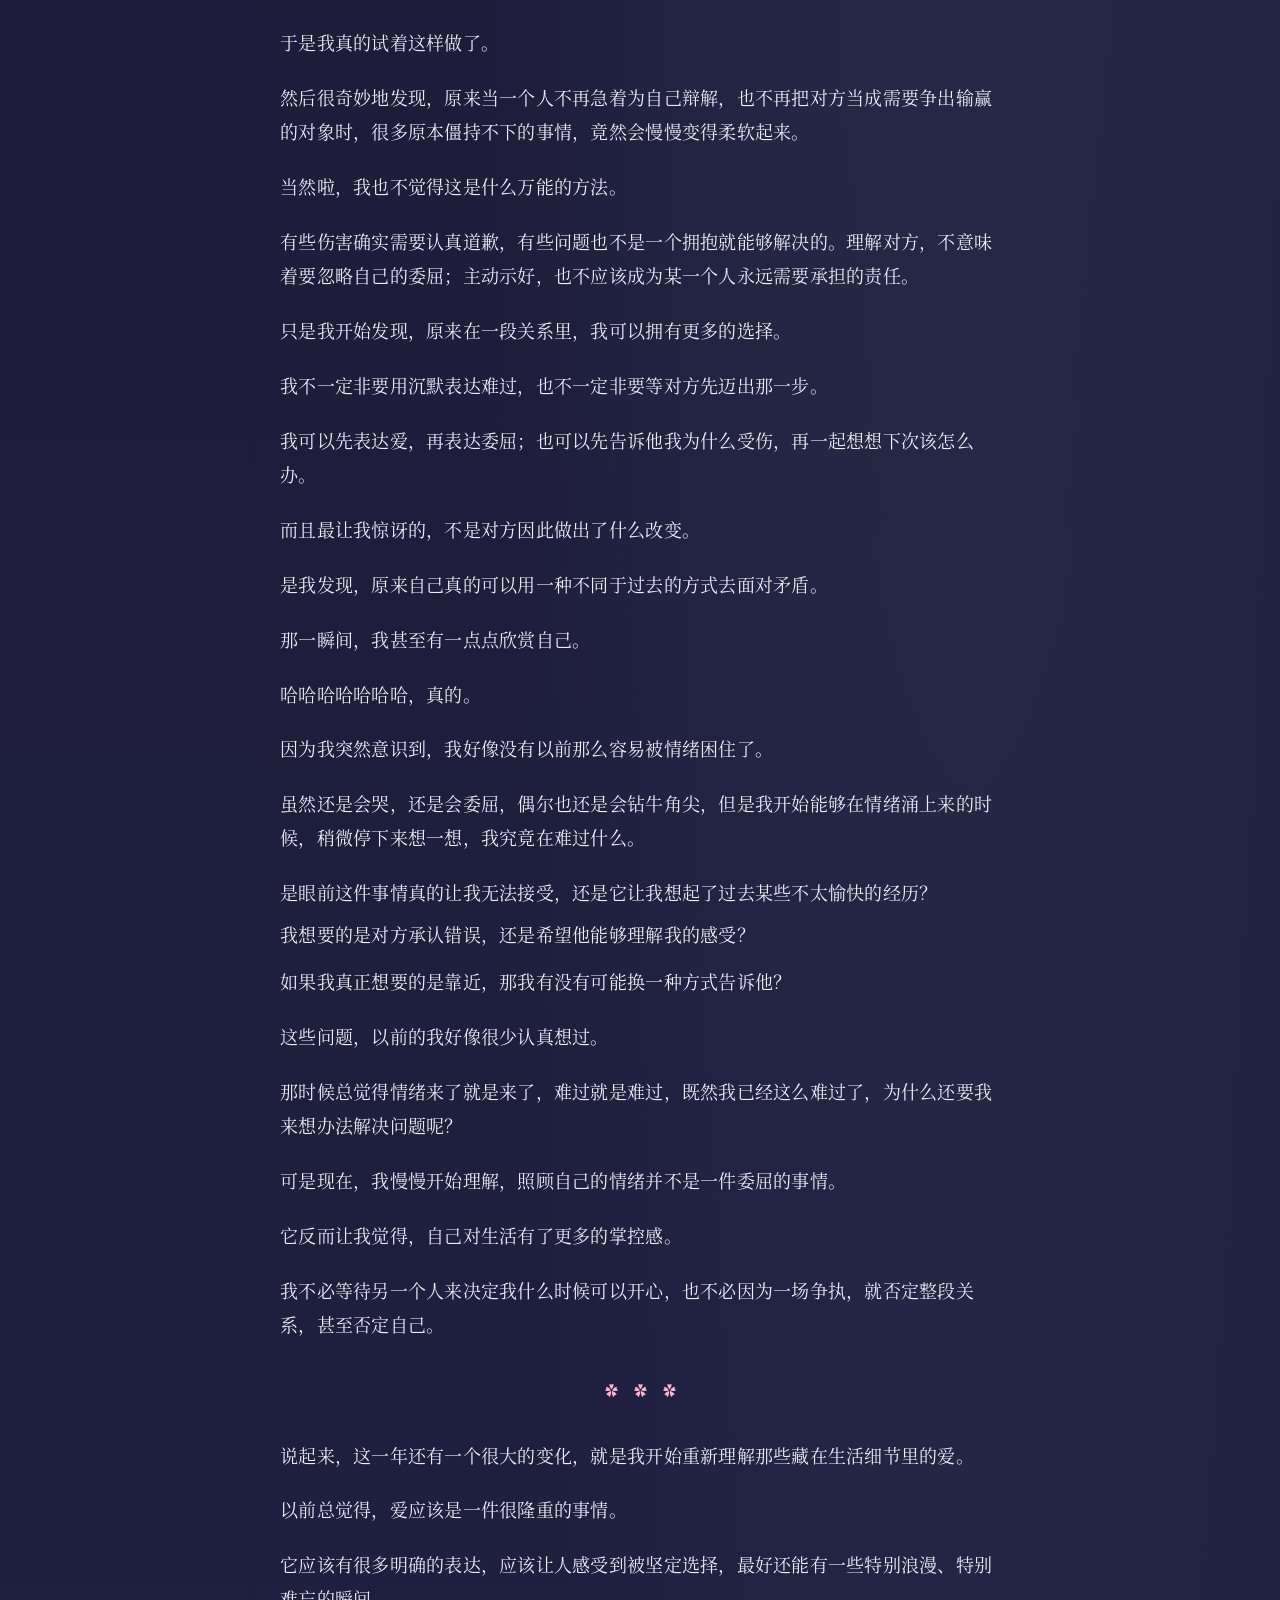
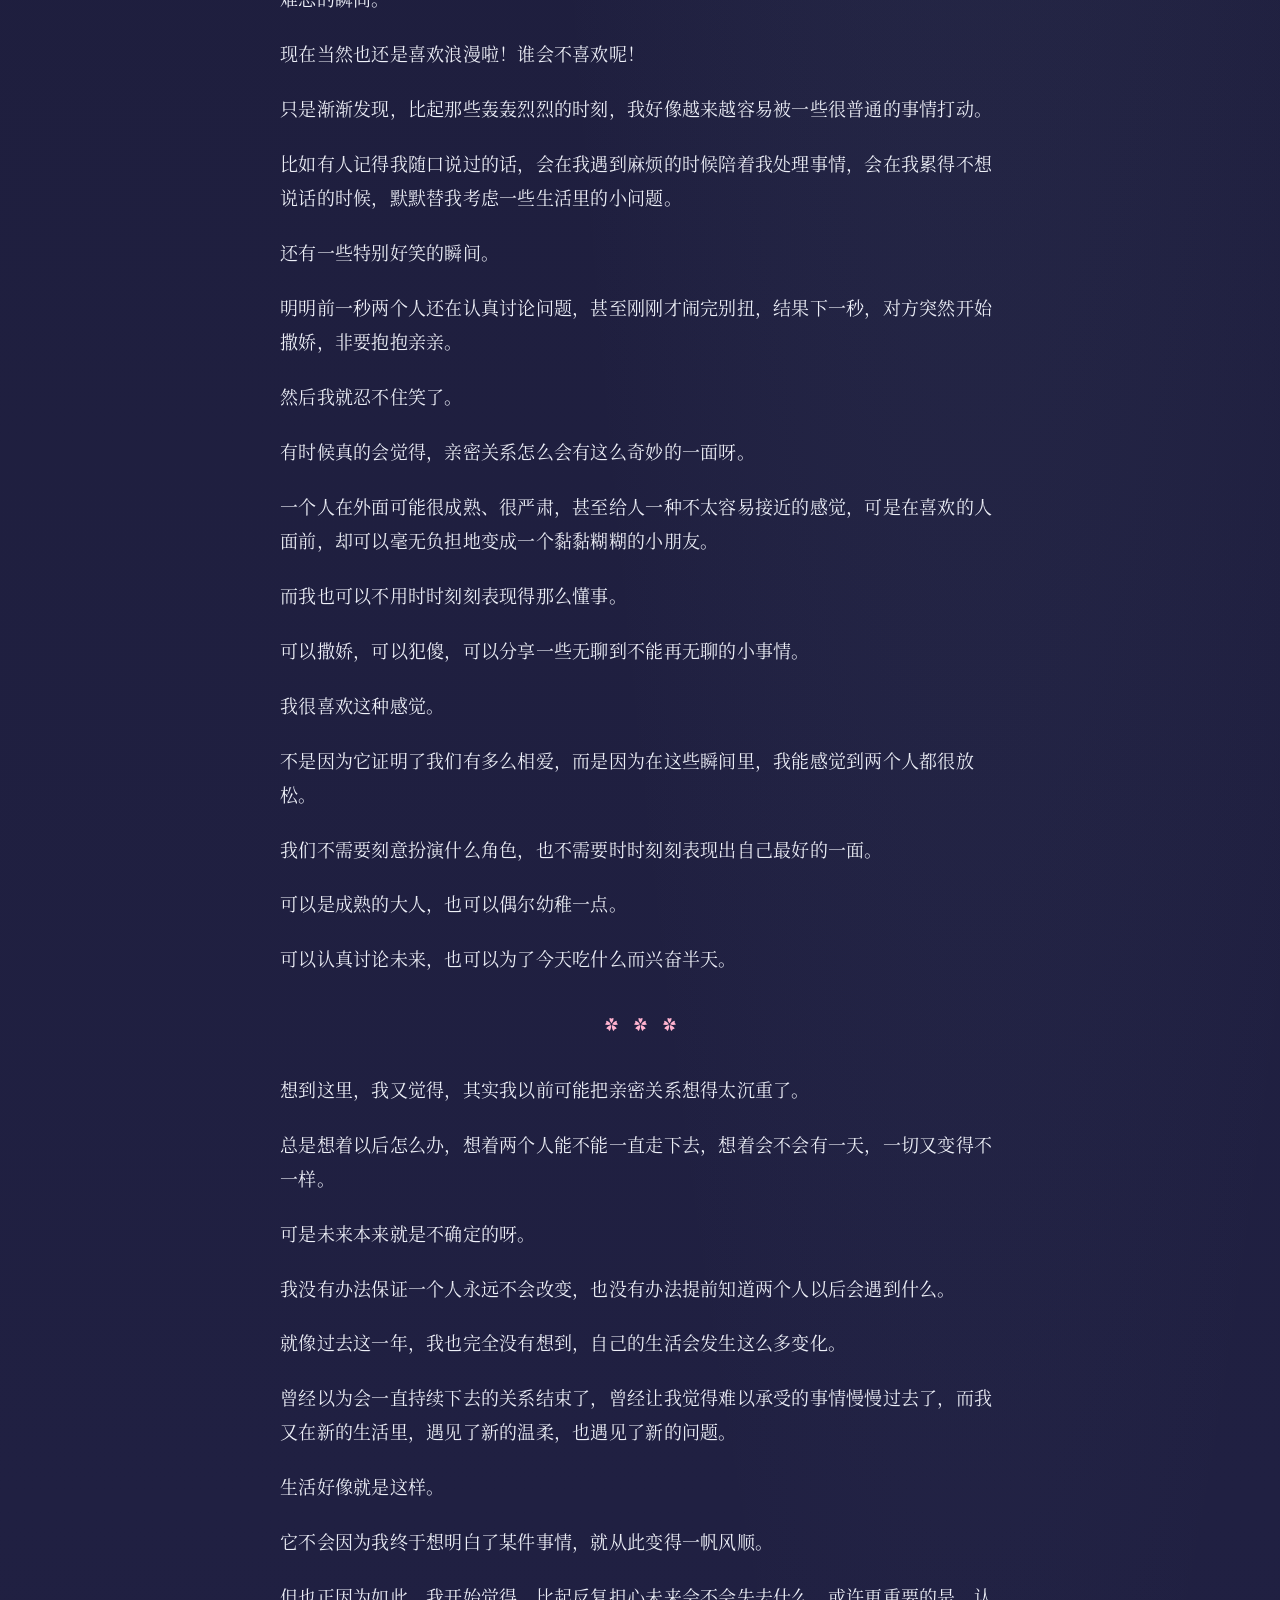
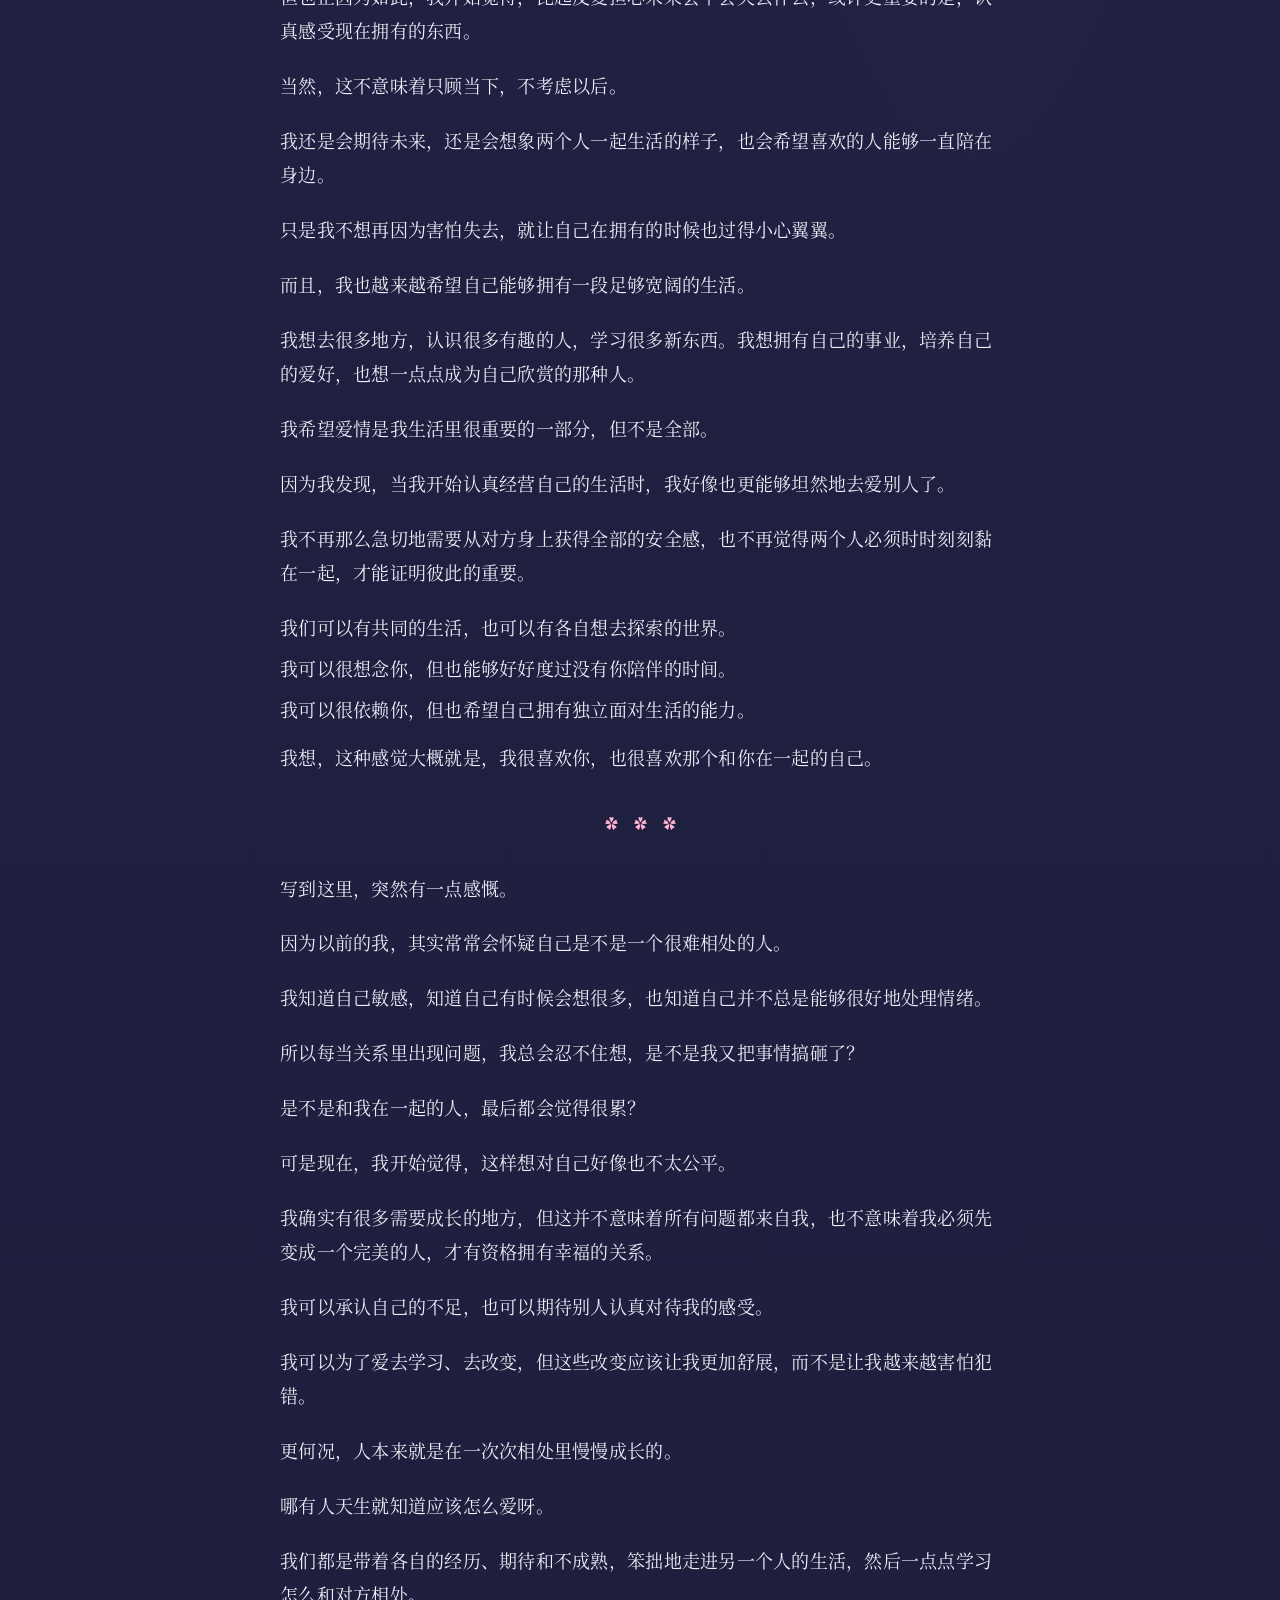
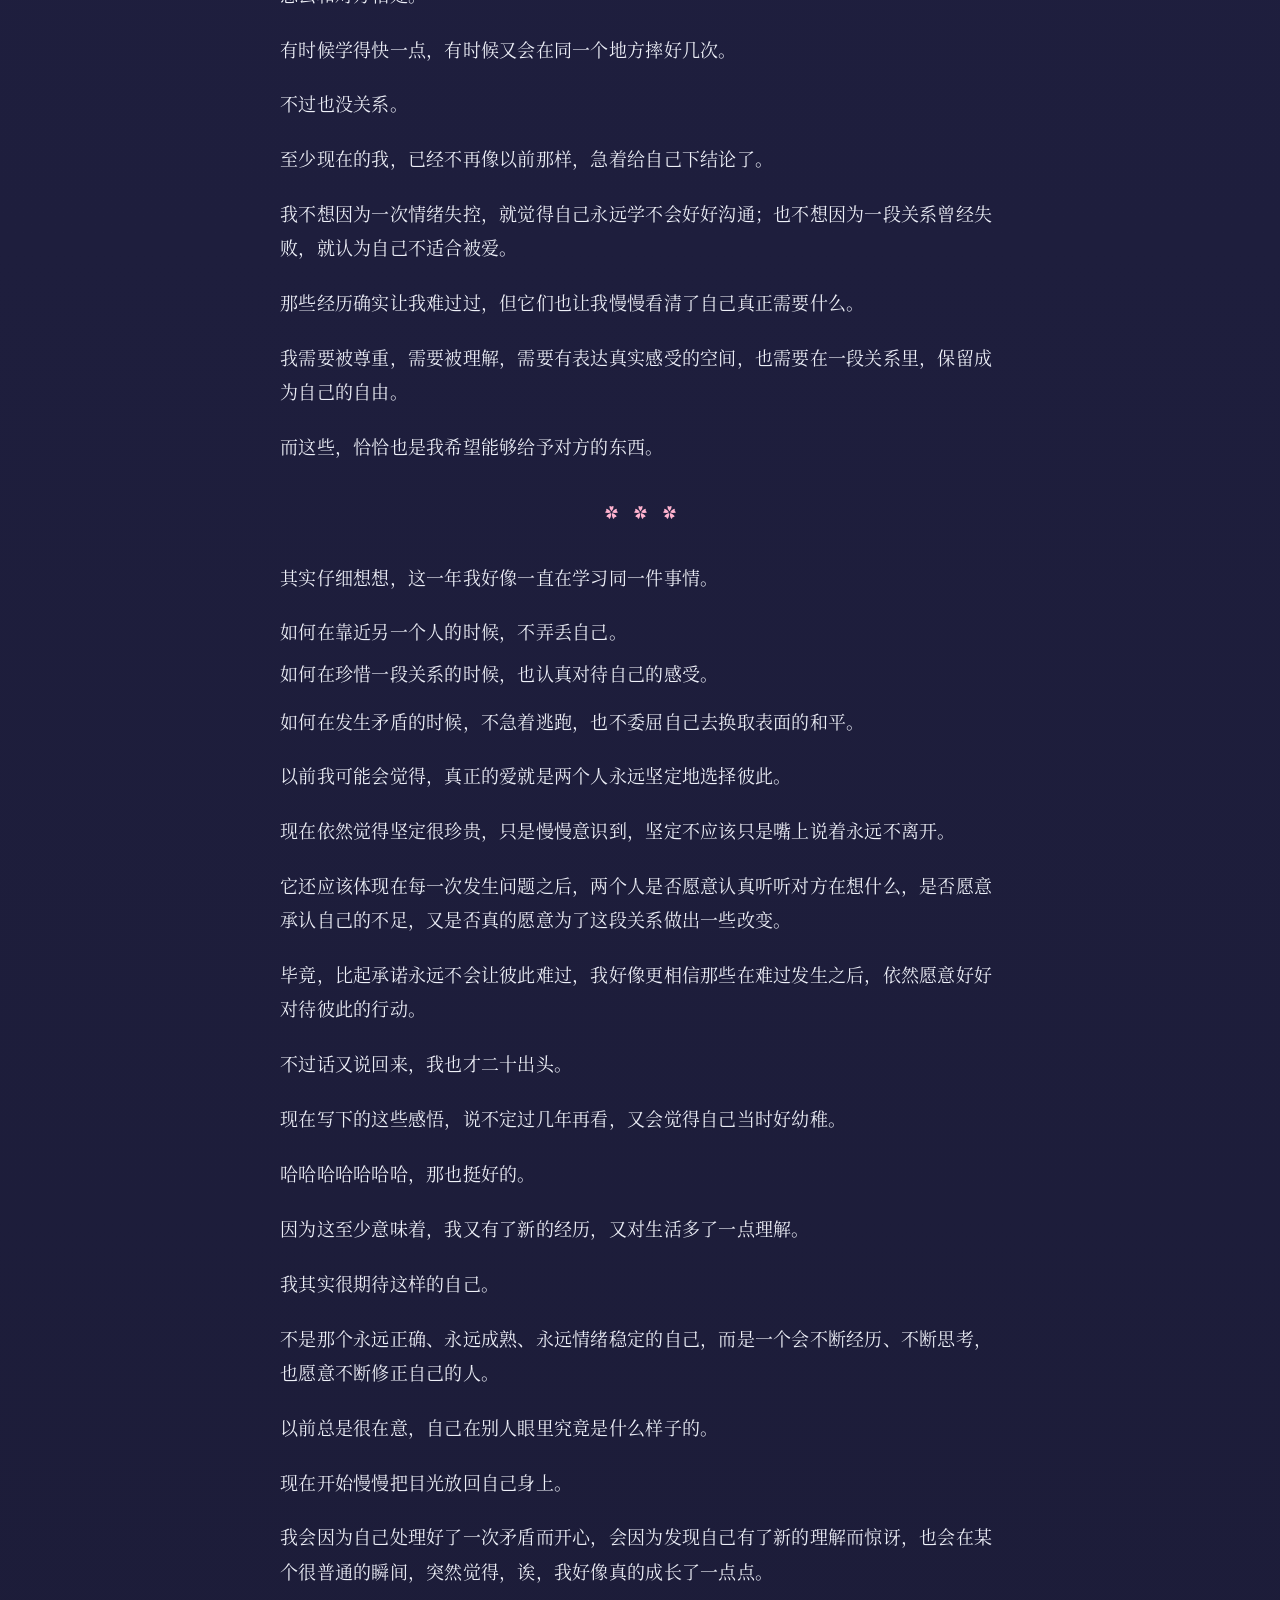
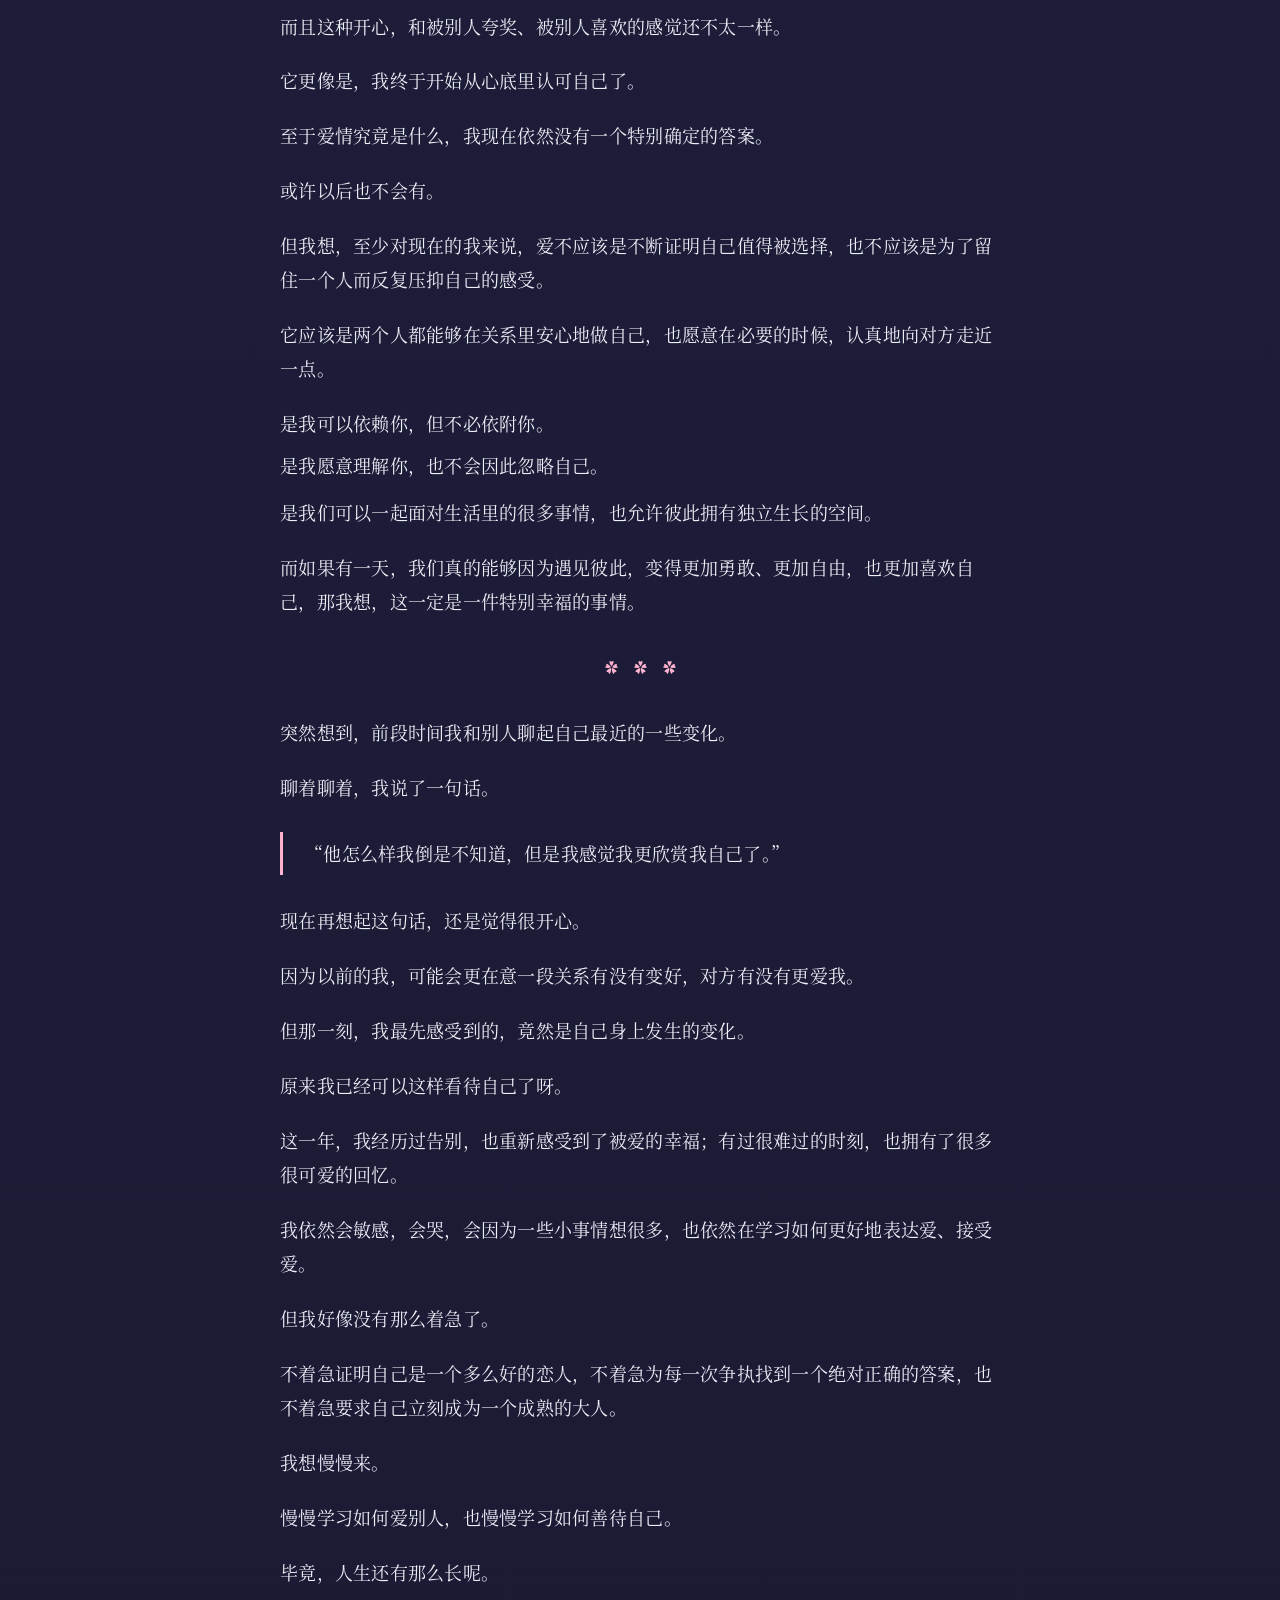
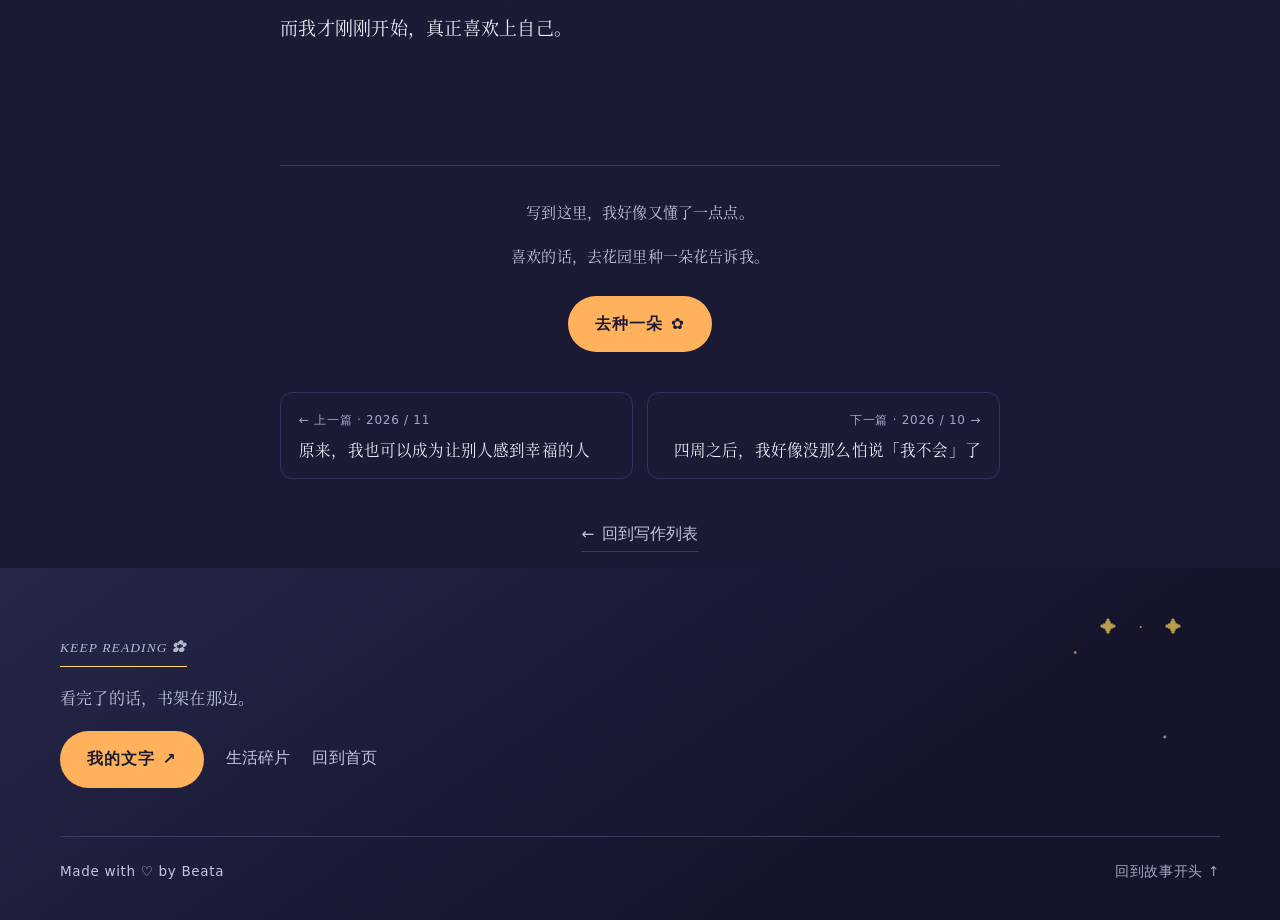
<file: article-love.html>
<!DOCTYPE html>
<html lang="zh-CN" data-theme="day">
<head>
<meta charset="UTF-8">
<meta name="viewport" content="width=device-width, initial-scale=1">
<title>关于爱，我好像又懂了一点点 · 世界正在展开</title>
<meta name="description" content="这一年，我重新理解了亲密关系里的表达、依赖与独立，也开始更加欣赏自己。">
<meta name="theme-color" content="#fffdf8">
<link rel="preload" href="assets/fonts/noto-serif-sc-400.woff2" as="font" type="font/woff2" crossorigin>
<link rel="preload" href="assets/fonts/noto-serif-sc-600.woff2" as="font" type="font/woff2" crossorigin>
<link rel="stylesheet" href="assets/css/fonts.css?v=20261103z1">
<link rel="stylesheet" href="assets/css/style.css?v=20261104d">
<link rel="stylesheet" href="assets/css/scrapbook.css?v=20261104i">
<link rel="stylesheet" href="assets/css/motion.css?v=20261103z">
<link rel="stylesheet" href="assets/css/readability.css?v=20261103z">
<link rel="stylesheet" href="assets/css/breaks.css?v=20261103z">
<link rel="stylesheet" href="assets/css/article.css?v=20261104a">
<script>
  (function () {
    try {
      var t = localStorage.getItem("beata.theme");
      /* 没手动选过就按本地时间：7:00-19:00 白天，其余算夜里 */
      if (t !== "night" && t !== "day") {
        var h = new Date().getHours();
        t = h >= 7 && h < 19 ? "day" : "night";
      }
      if (t === "night") document.documentElement.setAttribute("data-theme", "night");
    } catch (e) {}
  })();
</script>
</head>
<body class="rb page-article">

<header class="site-head" id="siteHead">
  <div class="wrap head-inner">
    <a class="brand" href="index.html">
      <span class="brand-mark" aria-hidden="true"></span>
      <span class="brand-txt">世界正在展开</span>
      <span class="brand-sub">So Am I.</span>
    </a>
    <nav class="nav" aria-label="主导航">
      <a href="index.html">首页</a>
      <a href="about.html">关于</a>
      <a href="projects.html">足迹</a>
      <a href="fragments.html">碎片</a>
      <a href="writing.html" aria-current="page">写作</a>
      <a href="garden.html">花园</a>
      <button class="theme-btn" id="themeBtn" type="button" aria-label="切换到夜间模式" title="戳戳小猫，天就黑了">
        <svg viewBox="0 0 24 24" fill="none" aria-hidden="true">
          <path d="M6.5 9.5 6 5.6l3.3 1.8a7.4 7.4 0 0 1 5.4 0L18 5.6l-.5 3.9a5.4 5.4 0 1 1-11 0Z" stroke="currentColor" stroke-width="1.6" stroke-linejoin="round"/>
          <circle cx="9.4" cy="11.6" r="1" fill="currentColor"/>
          <circle cx="14.6" cy="11.6" r="1" fill="currentColor"/>
        </svg>
      </button>
    </nav>
    <button class="menu-btn" id="menuBtn" type="button" aria-expanded="false" aria-label="打开菜单">
      <svg width="18" height="18" viewBox="0 0 18 18" fill="none" aria-hidden="true">
        <path d="M3 5h12M3 9h12M3 13h12" stroke="currentColor" stroke-width="1.6" stroke-linecap="round"/>
      </svg>
    </button>
  </div>
</header>

<main>

<article>
  <header class="article-head wrap-narrow">
    <p class="sec-label">成长随想 · 2026 / 10</p>
    <h1 class="article-title">关于爱，我好像又懂了一点点</h1>
    <div class="article-meta">
      <span>约 17 分钟</span>
      <span>·</span>
      <span>写于重新理解爱的时刻</span>
    </div>
  </header>

  <div class="article-body wrap-narrow" style="padding-bottom:20px">

    <p>最近偶尔会想起过去这一年发生的事情。</p>

    <p>其实也没有什么特别的契机，就是有时候走在路上，或者晚上洗完澡躺在床上，脑子里突然冒出一些以前的画面，然后就忍不住想，原来已经过去这么久了呀。</p>

    <p>很神奇。</p>

    <p>明明很多事情发生的时候，都觉得自己可能很长一段时间都走不出来。那些难过、委屈、不甘心，还有很多说不清楚的情绪，在当时看来好像就是天大的事情。可是现在再回头看，很多曾经让我反复纠结的问题，竟然已经能够很平静地想起来了。</p>

    <p>倒也不是完全释怀了所有事情，只是感觉，自己好像真的和以前有些不一样了。</p>

    <p class="beat" aria-hidden="true">✿ ✿ ✿</p>

    <p>以前的我，其实是一个很容易在亲密关系里较劲的人。</p>

    <p>说较劲可能也不太准确，因为很多时候，我甚至不知道自己究竟在和谁较劲。</p>

    <p>有时候是和对方，有时候是和一些已经发生、无法改变的事情，更多时候，好像是在和自己过不去。</p>

    <p>我会很在意对方说过的话，在意他某个瞬间的态度，也会忍不住去琢磨一些很细微的变化。明明只是一件小事，却可以在心里翻来覆去地想很久。</p>

    <p>然后越想越难过，越难过越想不明白。</p>

    <p>最奇怪的是，很多时候我其实很清楚自己为什么难过，却不知道该怎么把它好好地表达出来。</p>

    <p>我总觉得，如果一个人真的在意我，他应该能够理解我的感受吧？可是后来才发现，原来很多我以为理所当然的理解，在另一个人那里，可能根本就没有发生过。</p>

    <p>毕竟我们是两个完全不同的人呀。</p>

    <p>我们有不同的成长经历，见过不同的人，经历过不同的事情，就连表达爱意和处理情绪的方式都可能完全不一样。</p>

    <p>只是以前的我，好像很少真正意识到这一点。</p>

    <p>那时候总觉得，相爱的人应该很有默契，应该能够自然而然地理解彼此。甚至会在对方没有按照自己期待的方式回应时，忍不住怀疑，他是不是没有那么爱我？</p>

    <p>现在想想，爱好像真的被我赋予了太多太多的期待。</p>

    <p>我期待它能够带来安全感，期待它能够让我被理解、被坚定地选择，也期待它能够弥补一些过去的遗憾。</p>

    <p>可是当一个人承载了太多期待的时候，关系好像也会变得很辛苦。</p>

    <p>因为他不可能永远知道我在想什么，也不可能每一次都恰好给出我想要的回应。</p>

    <p>而我也一样。</p>

    <p>我同样会有自己的情绪，会说错话，会在疲惫的时候不想沟通，会明明很在乎一个人，却还是在某些时刻让他感到失望。</p>

    <p>想到这里，突然觉得，人和人之间的相处真是一件很复杂的事情。</p>

    <p>我们明明都希望对方开心，却还是会不小心伤害彼此。明明很想靠近，却有时候会因为不知道该怎么表达，反而把对方推得更远。</p>

    <p>以前遇到这种情况，我的第一反应常常是难过，然后是委屈，再然后就是想逃跑。</p>

    <p>我会觉得，为什么相爱还要这么辛苦呢？</p>

    <p>如果两个人在一起，还是会争吵、会失望、会流眼泪，那我们究竟为什么要在一起？</p>

    <p>这个问题其实困扰过我很久。</p>

    <p>因为我曾经真的很害怕，一段关系里出现矛盾，就意味着两个人正在慢慢变得不合适。</p>

    <p>所以我会特别在意每一次争执的结果。</p>

    <p>谁先道歉，谁先低头，谁应该为这件事情负责。</p>

    <p>尤其是当我觉得自己受了委屈的时候，我会很难接受为什么要由我主动去缓和气氛。那时候总觉得，如果我先去哄他，是不是就意味着我承认自己错了？是不是我的难过就不重要了？</p>

    <p class="beat" aria-hidden="true">✿ ✿ ✿</p>

    <p>可是最近发生的一些事情，让我开始重新思考这个问题。</p>

    <p>有一次，我们也因为一些事情闹了不愉快。</p>

    <p>其实放在以前，我可能会继续生闷气，会在心里反复想着自己的委屈，然后等着对方来理解我、安慰我。</p>

    <p>但那一次，我突然冒出了一个不太一样的念头。</p>

    <p>我想，既然我知道他现在也不好受，那我为什么不能先去抱抱他呢？</p>

    <p>这并不代表我刚刚没有难过，也不代表他的所有行为都是对的。</p>

    <p>我只是突然觉得，比起继续纠结谁应该先低头，我好像更想让我们两个人都好受一点。</p>

    <p>于是我真的试着这样做了。</p>

    <p>然后很奇妙地发现，原来当一个人不再急着为自己辩解，也不再把对方当成需要争出输赢的对象时，很多原本僵持不下的事情，竟然会慢慢变得柔软起来。</p>

    <p>当然啦，我也不觉得这是什么万能的方法。</p>

    <p>有些伤害确实需要认真道歉，有些问题也不是一个拥抱就能够解决的。理解对方，不意味着要忽略自己的委屈；主动示好，也不应该成为某一个人永远需要承担的责任。</p>

    <p>只是我开始发现，原来在一段关系里，我可以拥有更多的选择。</p>

    <p>我不一定非要用沉默表达难过，也不一定非要等对方先迈出那一步。</p>

    <p>我可以先表达爱，再表达委屈；也可以先告诉他我为什么受伤，再一起想想下次该怎么办。</p>

    <p>而且最让我惊讶的，不是对方因此做出了什么改变。</p>

    <p>是我发现，原来自己真的可以用一种不同于过去的方式去面对矛盾。</p>

    <p>那一瞬间，我甚至有一点点欣赏自己。</p>

    <p>哈哈哈哈哈哈哈，真的。</p>

    <p>因为我突然意识到，我好像没有以前那么容易被情绪困住了。</p>

    <p>虽然还是会哭，还是会委屈，偶尔也还是会钻牛角尖，但是我开始能够在情绪涌上来的时候，稍微停下来想一想，我究竟在难过什么。</p>

    <p class="short">是眼前这件事情真的让我无法接受，还是它让我想起了过去某些不太愉快的经历？</p>

    <p class="short">我想要的是对方承认错误，还是希望他能够理解我的感受？</p>

    <p>如果我真正想要的是靠近，那我有没有可能换一种方式告诉他？</p>

    <p>这些问题，以前的我好像很少认真想过。</p>

    <p>那时候总觉得情绪来了就是来了，难过就是难过，既然我已经这么难过了，为什么还要我来想办法解决问题呢？</p>

    <p>可是现在，我慢慢开始理解，照顾自己的情绪并不是一件委屈的事情。</p>

    <p>它反而让我觉得，自己对生活有了更多的掌控感。</p>

    <p>我不必等待另一个人来决定我什么时候可以开心，也不必因为一场争执，就否定整段关系，甚至否定自己。</p>

    <p class="beat" aria-hidden="true">✿ ✿ ✿</p>

    <p>说起来，这一年还有一个很大的变化，就是我开始重新理解那些藏在生活细节里的爱。</p>

    <p>以前总觉得，爱应该是一件很隆重的事情。</p>

    <p>它应该有很多明确的表达，应该让人感受到被坚定选择，最好还能有一些特别浪漫、特别难忘的瞬间。</p>

    <p>现在当然也还是喜欢浪漫啦！谁会不喜欢呢！</p>

    <p>只是渐渐发现，比起那些轰轰烈烈的时刻，我好像越来越容易被一些很普通的事情打动。</p>

    <p>比如有人记得我随口说过的话，会在我遇到麻烦的时候陪着我处理事情，会在我累得不想说话的时候，默默替我考虑一些生活里的小问题。</p>

    <p>还有一些特别好笑的瞬间。</p>

    <p>明明前一秒两个人还在认真讨论问题，甚至刚刚才闹完别扭，结果下一秒，对方突然开始撒娇，非要抱抱亲亲。</p>

    <p>然后我就忍不住笑了。</p>

    <p>有时候真的会觉得，亲密关系怎么会有这么奇妙的一面呀。</p>

    <p>一个人在外面可能很成熟、很严肃，甚至给人一种不太容易接近的感觉，可是在喜欢的人面前，却可以毫无负担地变成一个黏黏糊糊的小朋友。</p>

    <p>而我也可以不用时时刻刻表现得那么懂事。</p>

    <p>可以撒娇，可以犯傻，可以分享一些无聊到不能再无聊的小事情。</p>

    <p>我很喜欢这种感觉。</p>

    <p>不是因为它证明了我们有多么相爱，而是因为在这些瞬间里，我能感觉到两个人都很放松。</p>

    <p>我们不需要刻意扮演什么角色，也不需要时时刻刻表现出自己最好的一面。</p>

    <p>可以是成熟的大人，也可以偶尔幼稚一点。</p>

    <p>可以认真讨论未来，也可以为了今天吃什么而兴奋半天。</p>

    <p class="beat" aria-hidden="true">✿ ✿ ✿</p>

    <p>想到这里，我又觉得，其实我以前可能把亲密关系想得太沉重了。</p>

    <p>总是想着以后怎么办，想着两个人能不能一直走下去，想着会不会有一天，一切又变得不一样。</p>

    <p>可是未来本来就是不确定的呀。</p>

    <p>我没有办法保证一个人永远不会改变，也没有办法提前知道两个人以后会遇到什么。</p>

    <p>就像过去这一年，我也完全没有想到，自己的生活会发生这么多变化。</p>

    <p>曾经以为会一直持续下去的关系结束了，曾经让我觉得难以承受的事情慢慢过去了，而我又在新的生活里，遇见了新的温柔，也遇见了新的问题。</p>

    <p>生活好像就是这样。</p>

    <p>它不会因为我终于想明白了某件事情，就从此变得一帆风顺。</p>

    <p>但也正因为如此，我开始觉得，比起反复担心未来会不会失去什么，或许更重要的是，认真感受现在拥有的东西。</p>

    <p>当然，这不意味着只顾当下，不考虑以后。</p>

    <p>我还是会期待未来，还是会想象两个人一起生活的样子，也会希望喜欢的人能够一直陪在身边。</p>

    <p>只是我不想再因为害怕失去，就让自己在拥有的时候也过得小心翼翼。</p>

    <p>而且，我也越来越希望自己能够拥有一段足够宽阔的生活。</p>

    <p>我想去很多地方，认识很多有趣的人，学习很多新东西。我想拥有自己的事业，培养自己的爱好，也想一点点成为自己欣赏的那种人。</p>

    <p>我希望爱情是我生活里很重要的一部分，但不是全部。</p>

    <p>因为我发现，当我开始认真经营自己的生活时，我好像也更能够坦然地去爱别人了。</p>

    <p>我不再那么急切地需要从对方身上获得全部的安全感，也不再觉得两个人必须时时刻刻黏在一起，才能证明彼此的重要。</p>

    <p class="short">我们可以有共同的生活，也可以有各自想去探索的世界。</p>

    <p class="short">我可以很想念你，但也能够好好度过没有你陪伴的时间。</p>

    <p class="short">我可以很依赖你，但也希望自己拥有独立面对生活的能力。</p>

    <p>我想，这种感觉大概就是，我很喜欢你，也很喜欢那个和你在一起的自己。</p>

    <p class="beat" aria-hidden="true">✿ ✿ ✿</p>

    <p>写到这里，突然有一点感慨。</p>

    <p>因为以前的我，其实常常会怀疑自己是不是一个很难相处的人。</p>

    <p>我知道自己敏感，知道自己有时候会想很多，也知道自己并不总是能够很好地处理情绪。</p>

    <p>所以每当关系里出现问题，我总会忍不住想，是不是我又把事情搞砸了？</p>

    <p>是不是和我在一起的人，最后都会觉得很累？</p>

    <p>可是现在，我开始觉得，这样想对自己好像也不太公平。</p>

    <p>我确实有很多需要成长的地方，但这并不意味着所有问题都来自我，也不意味着我必须先变成一个完美的人，才有资格拥有幸福的关系。</p>

    <p>我可以承认自己的不足，也可以期待别人认真对待我的感受。</p>

    <p>我可以为了爱去学习、去改变，但这些改变应该让我更加舒展，而不是让我越来越害怕犯错。</p>

    <p>更何况，人本来就是在一次次相处里慢慢成长的。</p>

    <p>哪有人天生就知道应该怎么爱呀。</p>

    <p>我们都是带着各自的经历、期待和不成熟，笨拙地走进另一个人的生活，然后一点点学习怎么和对方相处。</p>

    <p>有时候学得快一点，有时候又会在同一个地方摔好几次。</p>

    <p>不过也没关系。</p>

    <p>至少现在的我，已经不再像以前那样，急着给自己下结论了。</p>

    <p>我不想因为一次情绪失控，就觉得自己永远学不会好好沟通；也不想因为一段关系曾经失败，就认为自己不适合被爱。</p>

    <p>那些经历确实让我难过过，但它们也让我慢慢看清了自己真正需要什么。</p>

    <p>我需要被尊重，需要被理解，需要有表达真实感受的空间，也需要在一段关系里，保留成为自己的自由。</p>

    <p>而这些，恰恰也是我希望能够给予对方的东西。</p>

    <p class="beat" aria-hidden="true">✿ ✿ ✿</p>

    <p>其实仔细想想，这一年我好像一直在学习同一件事情。</p>

    <p class="short">如何在靠近另一个人的时候，不弄丢自己。</p>

    <p class="short">如何在珍惜一段关系的时候，也认真对待自己的感受。</p>

    <p>如何在发生矛盾的时候，不急着逃跑，也不委屈自己去换取表面的和平。</p>

    <p>以前我可能会觉得，真正的爱就是两个人永远坚定地选择彼此。</p>

    <p>现在依然觉得坚定很珍贵，只是慢慢意识到，坚定不应该只是嘴上说着永远不离开。</p>

    <p>它还应该体现在每一次发生问题之后，两个人是否愿意认真听听对方在想什么，是否愿意承认自己的不足，又是否真的愿意为了这段关系做出一些改变。</p>

    <p>毕竟，比起承诺永远不会让彼此难过，我好像更相信那些在难过发生之后，依然愿意好好对待彼此的行动。</p>

    <p>不过话又说回来，我也才二十出头。</p>

    <p>现在写下的这些感悟，说不定过几年再看，又会觉得自己当时好幼稚。</p>

    <p>哈哈哈哈哈哈哈，那也挺好的。</p>

    <p>因为这至少意味着，我又有了新的经历，又对生活多了一点理解。</p>

    <p>我其实很期待这样的自己。</p>

    <p>不是那个永远正确、永远成熟、永远情绪稳定的自己，而是一个会不断经历、不断思考，也愿意不断修正自己的人。</p>

    <p>以前总是很在意，自己在别人眼里究竟是什么样子的。</p>

    <p>现在开始慢慢把目光放回自己身上。</p>

    <p>我会因为自己处理好了一次矛盾而开心，会因为发现自己有了新的理解而惊讶，也会在某个很普通的瞬间，突然觉得，诶，我好像真的成长了一点点。</p>

    <p>而且这种开心，和被别人夸奖、被别人喜欢的感觉还不太一样。</p>

    <p>它更像是，我终于开始从心底里认可自己了。</p>

    <p>至于爱情究竟是什么，我现在依然没有一个特别确定的答案。</p>

    <p>或许以后也不会有。</p>

    <p>但我想，至少对现在的我来说，爱不应该是不断证明自己值得被选择，也不应该是为了留住一个人而反复压抑自己的感受。</p>

    <p>它应该是两个人都能够在关系里安心地做自己，也愿意在必要的时候，认真地向对方走近一点。</p>

    <p class="short">是我可以依赖你，但不必依附你。</p>

    <p class="short">是我愿意理解你，也不会因此忽略自己。</p>

    <p>是我们可以一起面对生活里的很多事情，也允许彼此拥有独立生长的空间。</p>

    <p>而如果有一天，我们真的能够因为遇见彼此，变得更加勇敢、更加自由，也更加喜欢自己，那我想，这一定是一件特别幸福的事情。</p>

    <p class="beat" aria-hidden="true">✿ ✿ ✿</p>

    <p>突然想到，前段时间我和别人聊起自己最近的一些变化。</p>

    <p>聊着聊着，我说了一句话。</p>

    <p class="quote-line">“他怎么样我倒是不知道，但是我感觉我更欣赏我自己了。”</p>

    <p>现在再想起这句话，还是觉得很开心。</p>

    <p>因为以前的我，可能会更在意一段关系有没有变好，对方有没有更爱我。</p>

    <p>但那一刻，我最先感受到的，竟然是自己身上发生的变化。</p>

    <p>原来我已经可以这样看待自己了呀。</p>

    <p>这一年，我经历过告别，也重新感受到了被爱的幸福；有过很难过的时刻，也拥有了很多很可爱的回忆。</p>

    <p>我依然会敏感，会哭，会因为一些小事情想很多，也依然在学习如何更好地表达爱、接受爱。</p>

    <p>但我好像没有那么着急了。</p>

    <p>不着急证明自己是一个多么好的恋人，不着急为每一次争执找到一个绝对正确的答案，也不着急要求自己立刻成为一个成熟的大人。</p>

    <p>我想慢慢来。</p>

    <p>慢慢学习如何爱别人，也慢慢学习如何善待自己。</p>

    <p>毕竟，人生还有那么长呢。</p>

    <p>而我才刚刚开始，真正喜欢上自己。</p>
  </div>

  <div class="article-end wrap-narrow">
    <p>写到这里，我好像又懂了一点点。</p>
    <p style="margin-bottom:26px">喜欢的话，去花园里种一朵花告诉我。</p>
    <a class="btn btn--primary" href="garden.html">去种一朵 <span aria-hidden="true">✿</span></a>
    <nav class="article-pager" aria-label="接着读">
      <a class="pager-card pager-card--prev" href="article-happiness.html"><span class="pager-dir">← 上一篇 · 2026 / 11</span><span class="pager-title">原来，我也可以成为让别人感到幸福的人</span></a>
      <a class="pager-card pager-card--next" href="article-beicheng.html"><span class="pager-dir">下一篇 · 2026 / 10 →</span><span class="pager-title">四周之后，我好像没那么怕说「我不会」了</span></a>
    </nav>
    <p style="margin-top:40px">
      <a class="link-more" href="writing.html"><span aria-hidden="true">←</span> 回到写作列表</a>
    </p>
  </div>
</article>

</main>

<footer class="site-foot site-foot--slim">
  <div class="wrap">
    <div class="foot-slim">
      <p class="sec-label foot-kicker">KEEP READING ✿</p>
      <p class="foot-slim-text">看完了的话，书架在那边。</p>
      <div class="foot-slim-actions">
        <a class="btn btn--primary" href="writing.html">我的文字 <span aria-hidden="true">↗</span></a>
        <a class="foot-link" href="fragments.html">生活碎片</a>
        <a class="foot-link" href="index.html">回到首页</a>
      </div>
    </div>
    <div class="foot-bottom">
      <span>Made with ♡ by Beata</span>
      <a class="foot-hint" href="#siteHead">回到故事开头 ↑</a>
    </div>
  </div>
</footer>

<script src="assets/js/site.js?v=20261103z"></script>
<script src="assets/js/motion.js"></script>
</body>
</html>
</file>
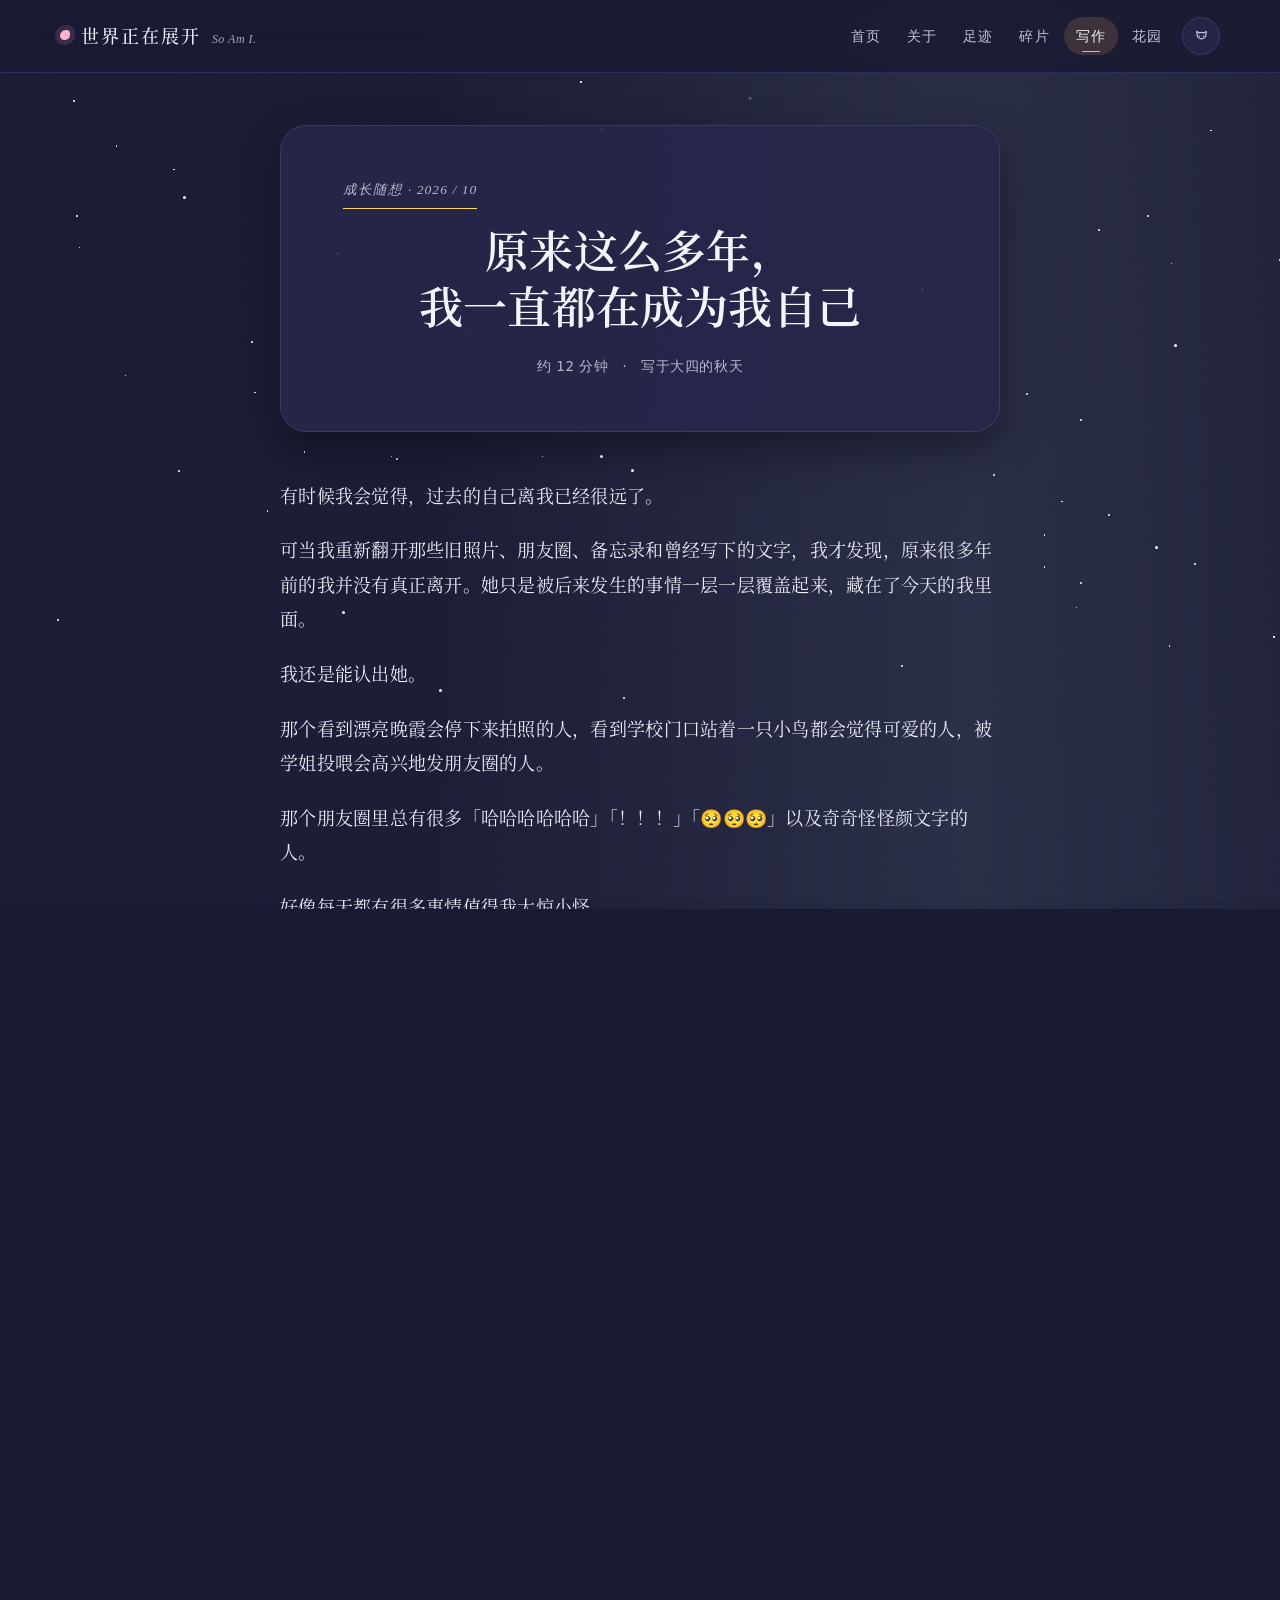
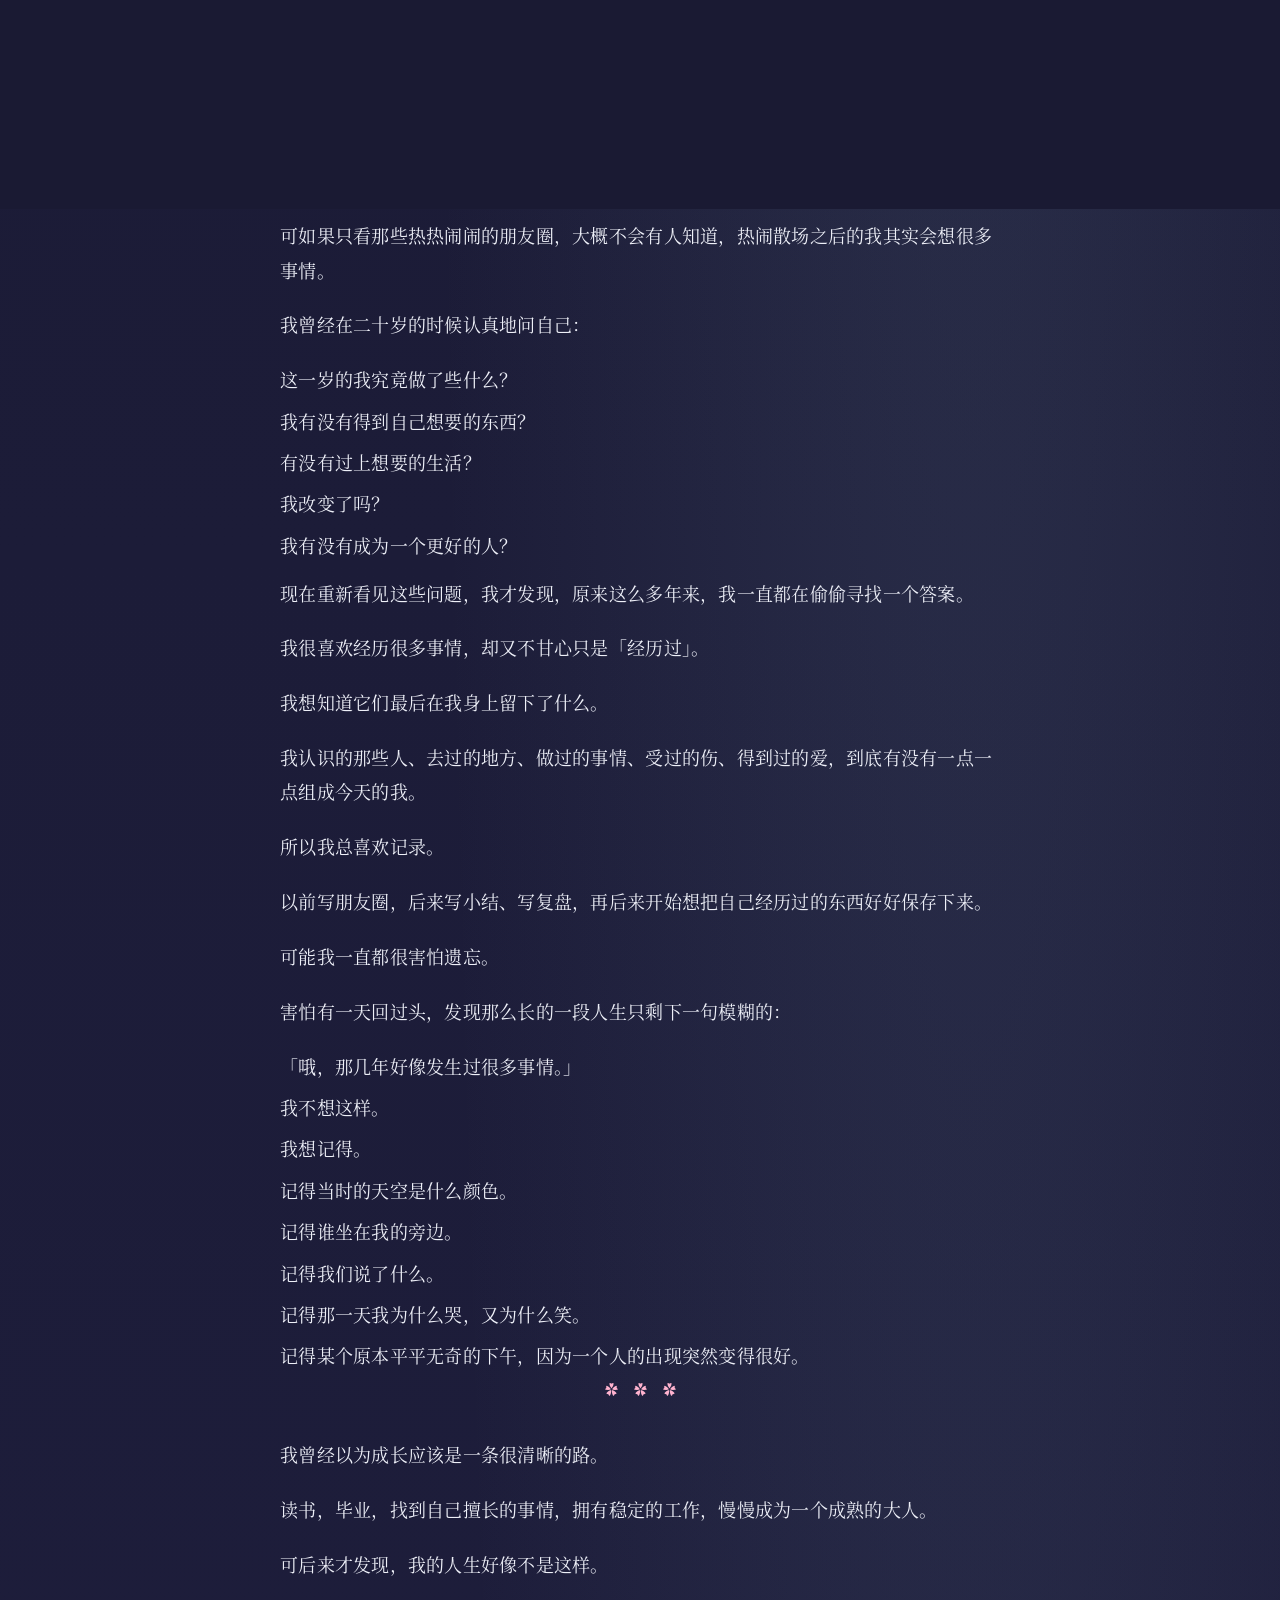
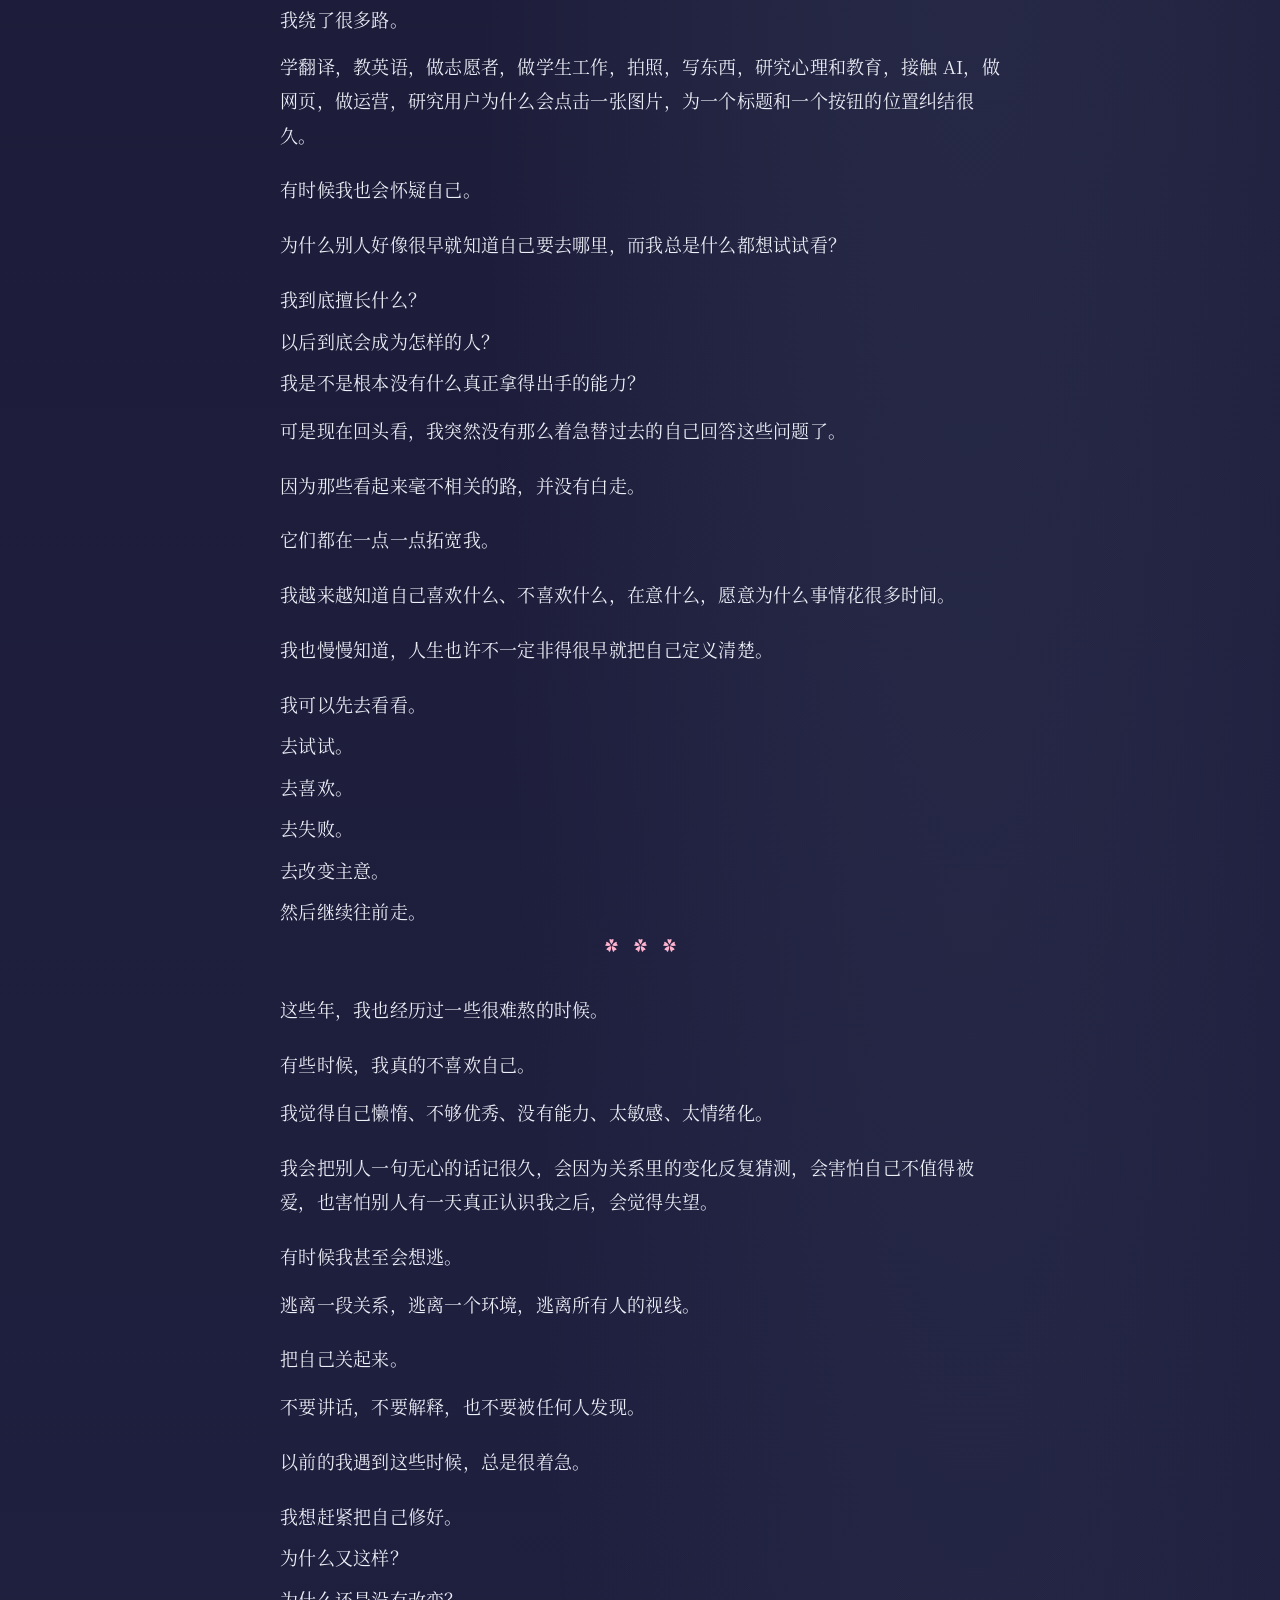
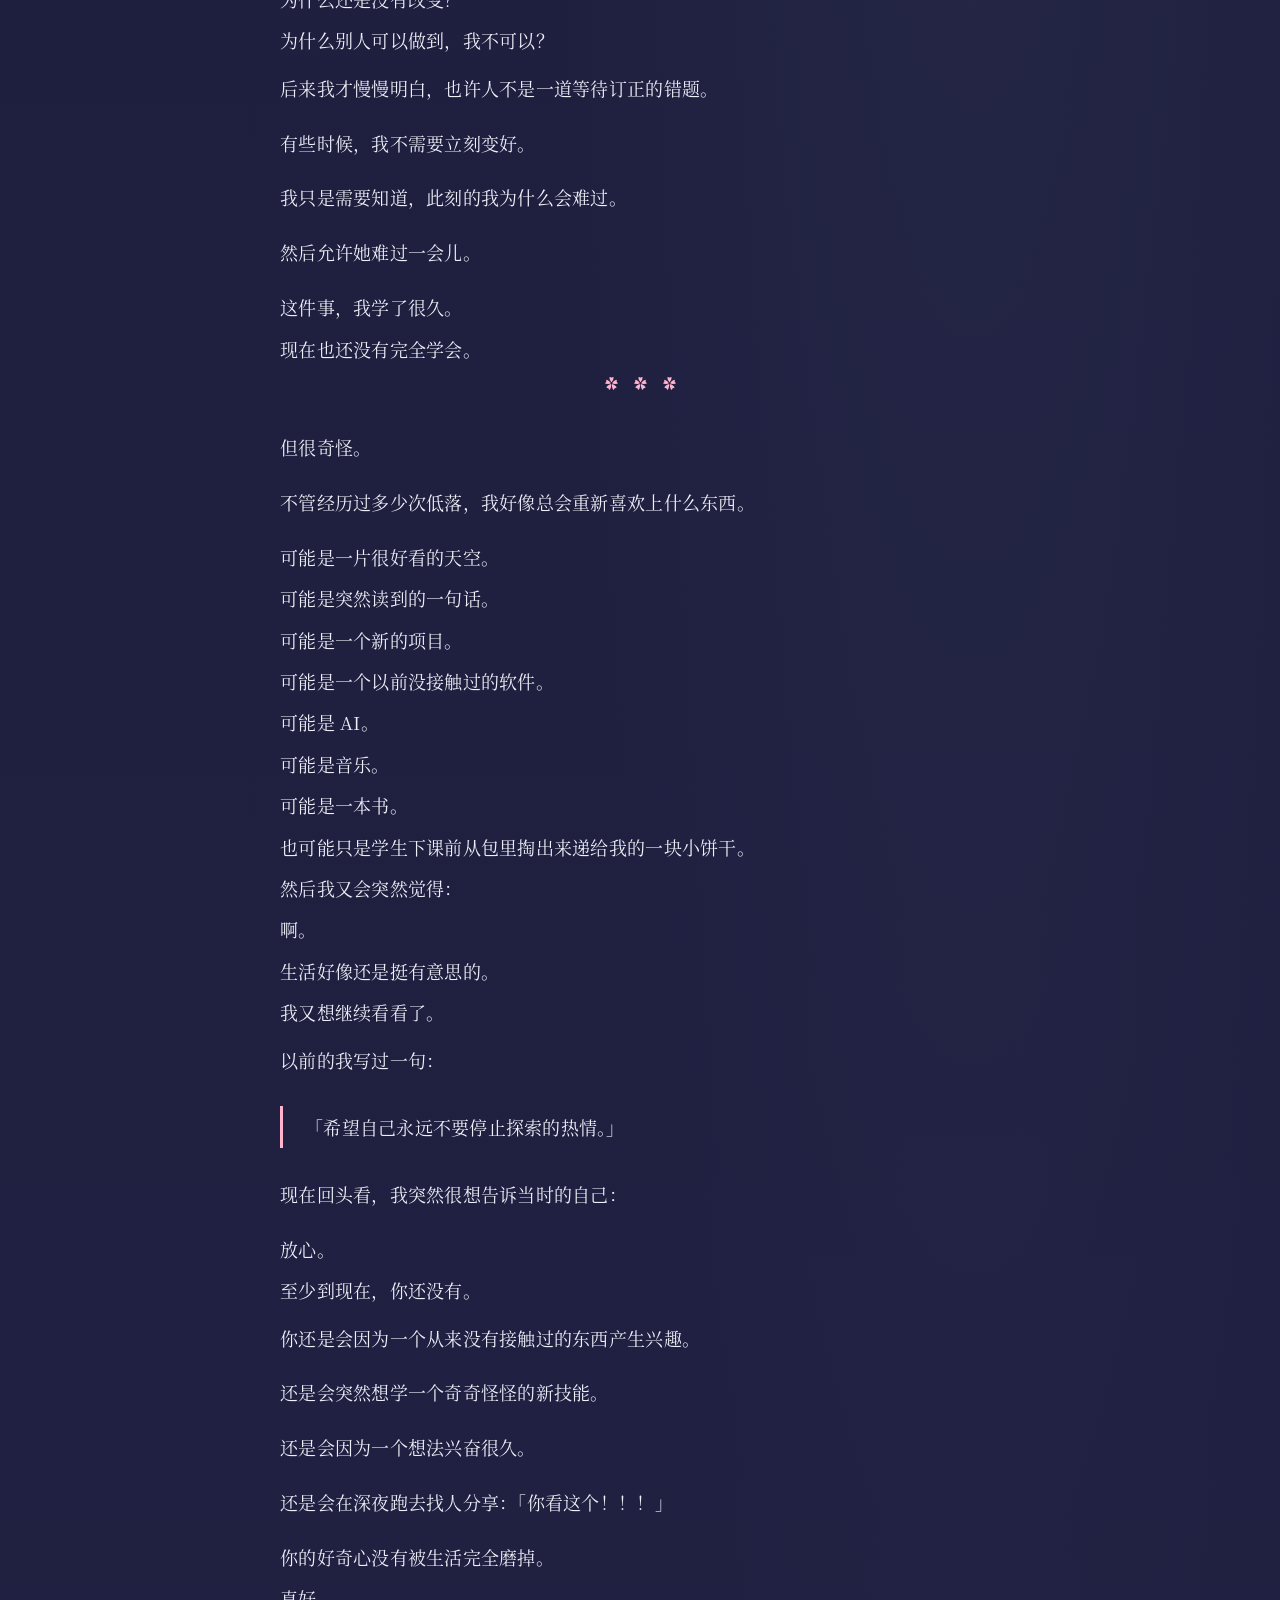
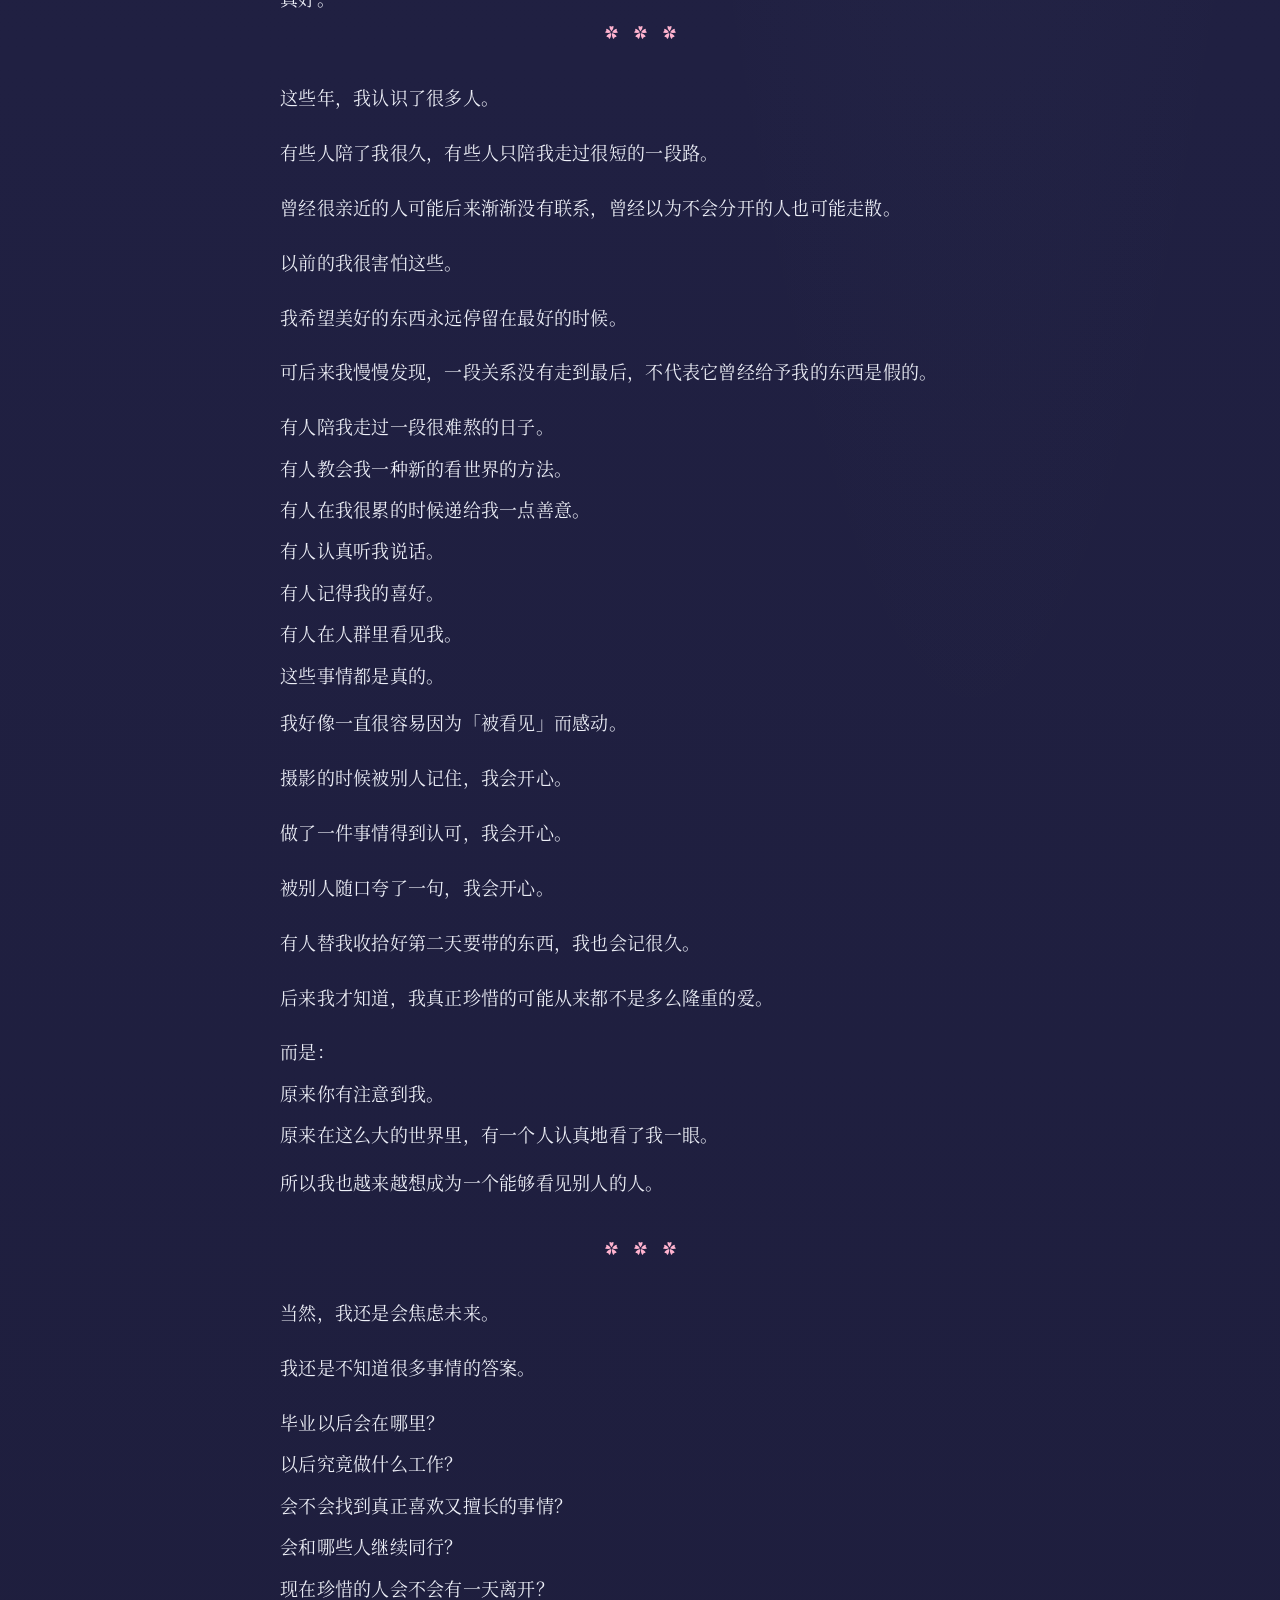
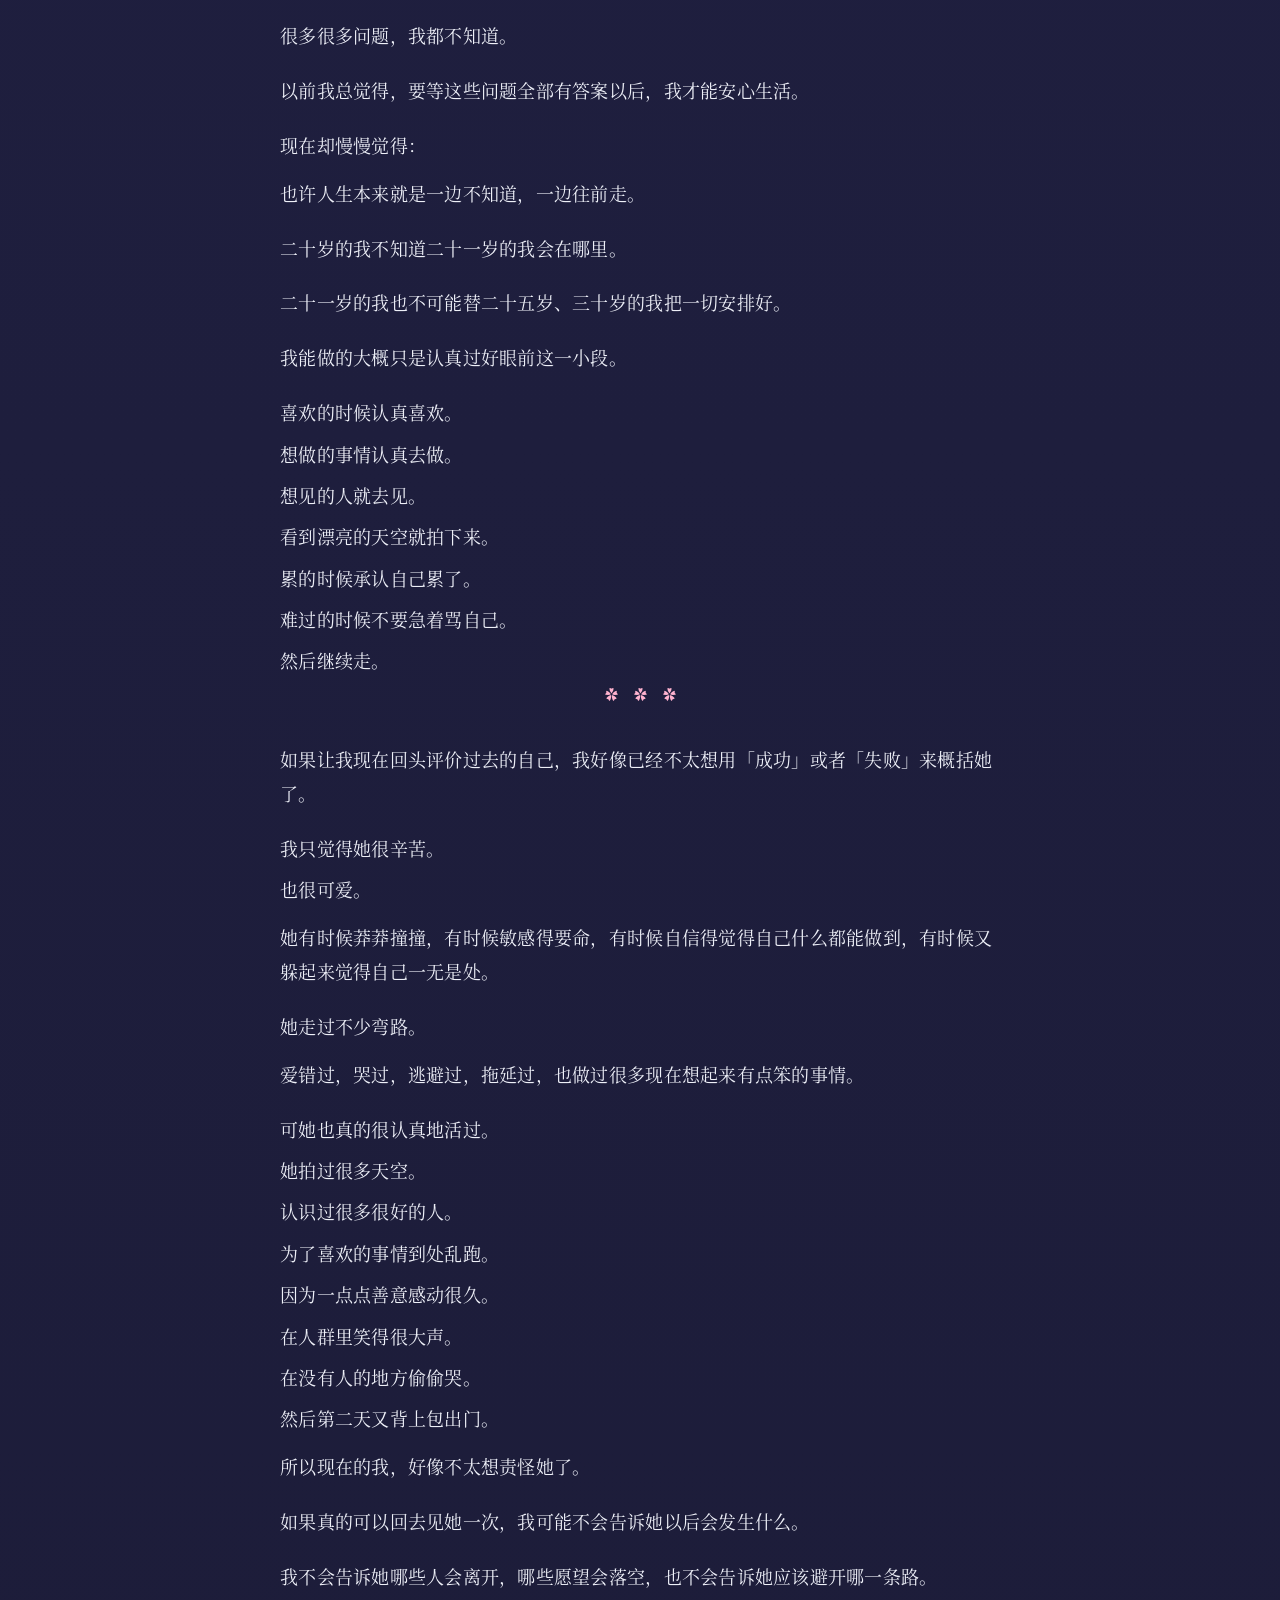
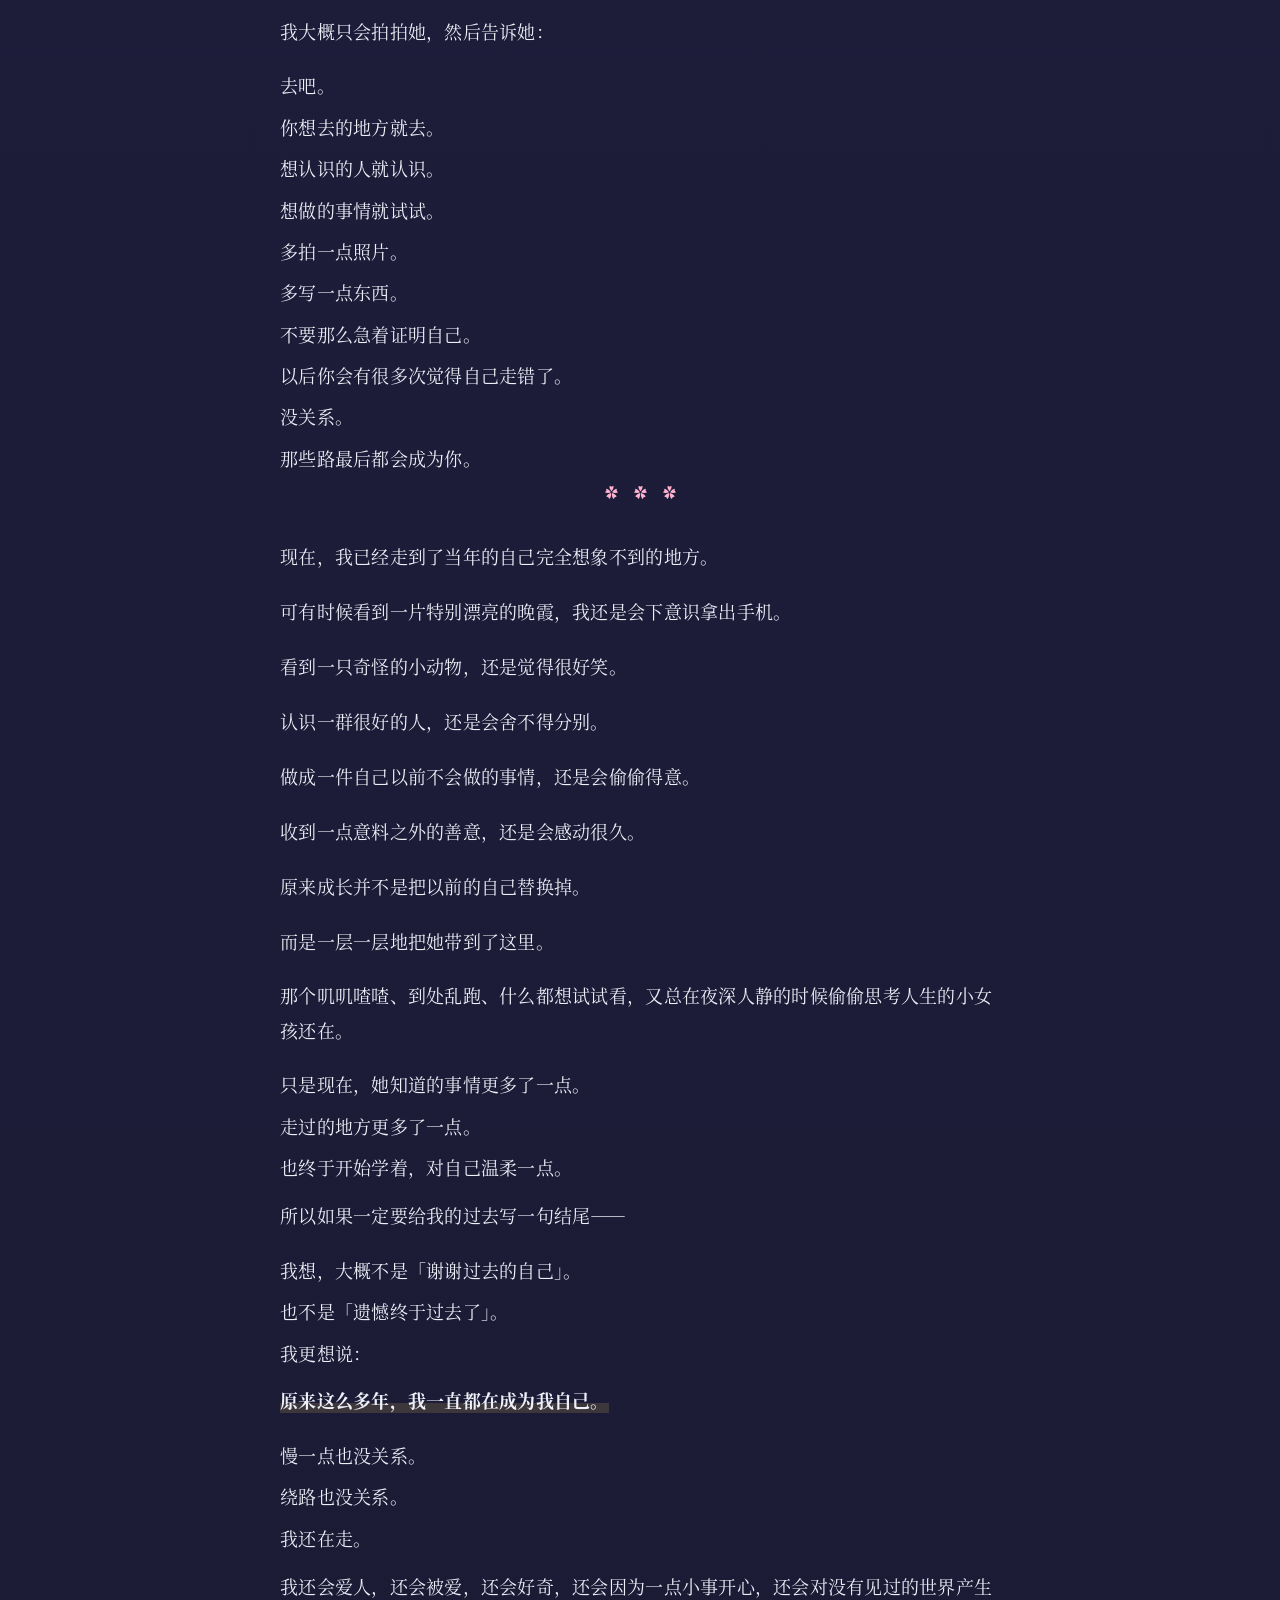
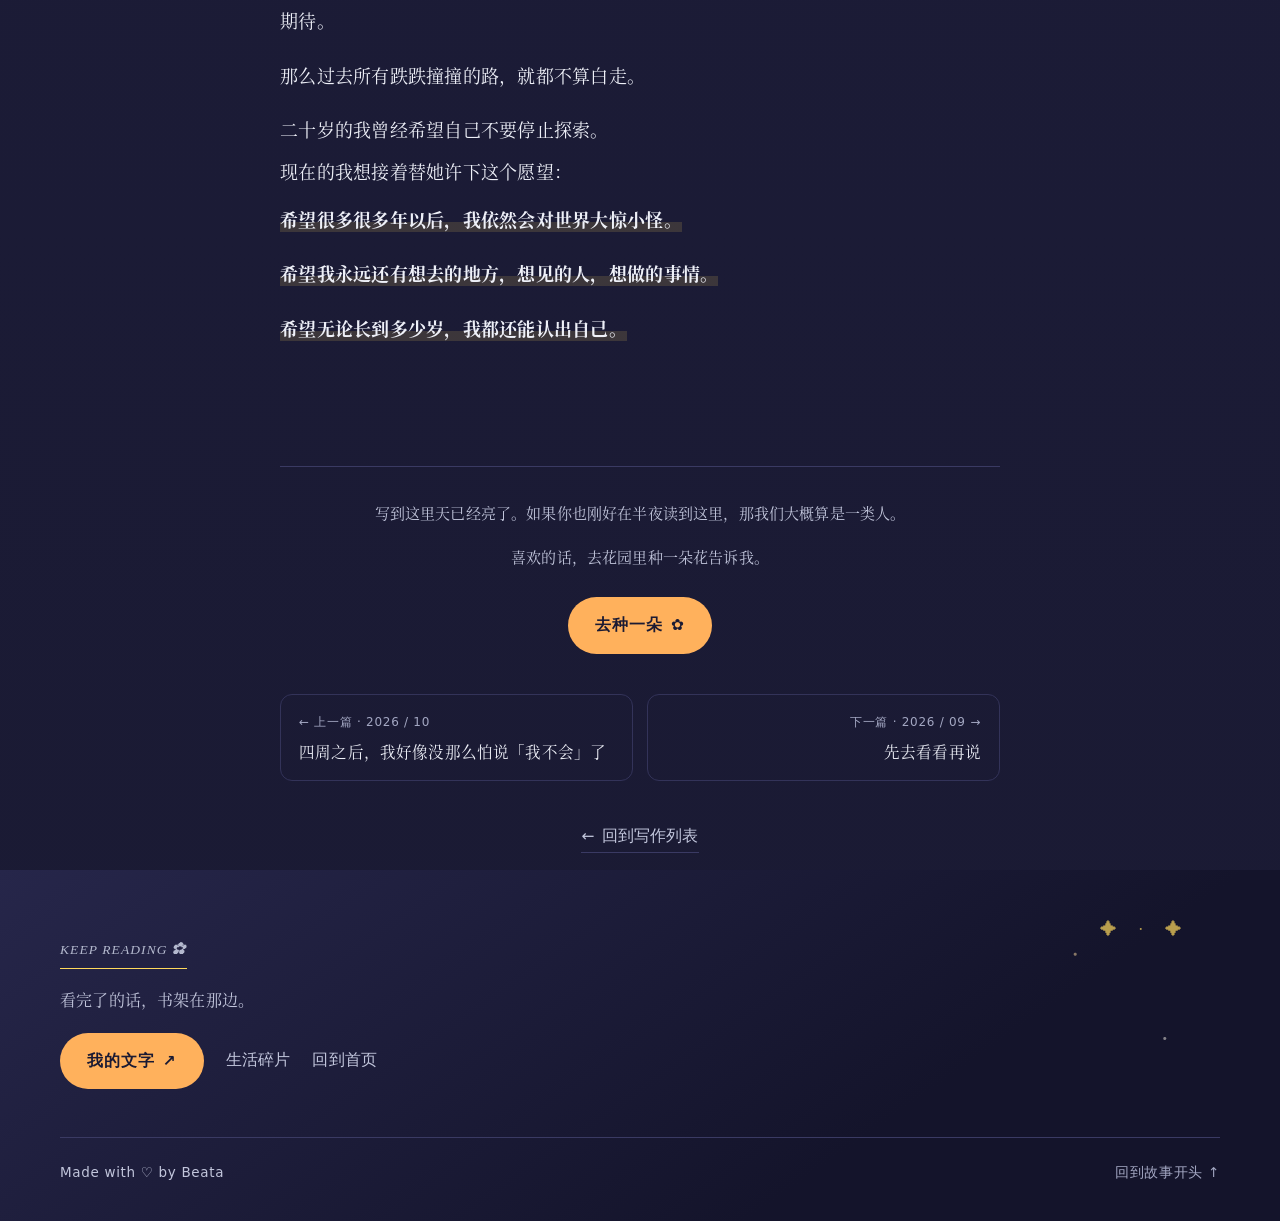
<file: article.html>
<!DOCTYPE html>
<html lang="zh-CN" data-theme="day">
<head>
<meta charset="UTF-8">
<meta name="viewport" content="width=device-width, initial-scale=1">
<title>原来这么多年，我一直都在成为我自己 · 世界正在展开</title>
<meta name="description" content="二十岁的我在问：这一岁的我究竟做了些什么？我有没有成为一个更好的人？">
<meta name="theme-color" content="#fffdf8">
<link rel="preload" href="assets/fonts/noto-serif-sc-400.woff2" as="font" type="font/woff2" crossorigin>
<link rel="preload" href="assets/fonts/noto-serif-sc-600.woff2" as="font" type="font/woff2" crossorigin>
<link rel="stylesheet" href="assets/css/fonts.css?v=20261103z1">
<link rel="stylesheet" href="assets/css/style.css?v=20261104d">
<link rel="stylesheet" href="assets/css/scrapbook.css?v=20261104i">
<link rel="stylesheet" href="assets/css/motion.css?v=20261103z">
<link rel="stylesheet" href="assets/css/readability.css?v=20261103z">
<link rel="stylesheet" href="assets/css/breaks.css?v=20261103z">
<link rel="stylesheet" href="assets/css/article.css?v=20261104a">
<script>
  (function () {
    try {
      var t = localStorage.getItem("beata.theme");
      /* 没手动选过就按本地时间：7:00-19:00 白天，其余算夜里 */
      if (t !== "night" && t !== "day") {
        var h = new Date().getHours();
        t = h >= 7 && h < 19 ? "day" : "night";
      }
      if (t === "night") document.documentElement.setAttribute("data-theme", "night");
    } catch (e) {}
  })();
</script>
</head>
<body class="rb page-article">

<header class="site-head" id="siteHead">
  <div class="wrap head-inner">
    <a class="brand" href="index.html">
      <span class="brand-mark" aria-hidden="true"></span>
      <span class="brand-txt">世界正在展开</span>
      <span class="brand-sub">So Am I.</span>
    </a>
    <nav class="nav" aria-label="主导航">
      <a href="index.html">首页</a>
      <a href="about.html">关于</a>
      <a href="projects.html">足迹</a>
      <a href="fragments.html">碎片</a>
      <a href="writing.html" aria-current="page">写作</a>
      <a href="garden.html">花园</a>
      <button class="theme-btn" id="themeBtn" type="button" aria-label="切换到夜间模式" title="戳戳小猫，天就黑了">
        <svg viewBox="0 0 24 24" fill="none" aria-hidden="true">
          <path d="M6.5 9.5 6 5.6l3.3 1.8a7.4 7.4 0 0 1 5.4 0L18 5.6l-.5 3.9a5.4 5.4 0 1 1-11 0Z" stroke="currentColor" stroke-width="1.6" stroke-linejoin="round"/>
          <circle cx="9.4" cy="11.6" r="1" fill="currentColor"/>
          <circle cx="14.6" cy="11.6" r="1" fill="currentColor"/>
        </svg>
      </button>
    </nav>
    <button class="menu-btn" id="menuBtn" type="button" aria-expanded="false" aria-label="打开菜单">
      <svg width="18" height="18" viewBox="0 0 18 18" fill="none" aria-hidden="true">
        <path d="M3 5h12M3 9h12M3 13h12" stroke="currentColor" stroke-width="1.6" stroke-linecap="round"/>
      </svg>
    </button>
  </div>
</header>

<main>

<article>
  <header class="article-head wrap-narrow">
    <p class="sec-label">成长随想 · 2026 / 10</p>
    <h1 class="article-title">原来这么多年，<br>我一直都在成为我自己</h1>
    <div class="article-meta">
      <span>约 12 分钟</span>
      <span>·</span>
      <span>写于大四的秋天</span>
    </div>
  </header>

  <div class="article-body wrap-narrow" style="padding-bottom:20px">

    <p>有时候我会觉得，过去的自己离我已经很远了。</p>
    <p>可当我重新翻开那些旧照片、朋友圈、备忘录和曾经写下的文字，我才发现，原来很多年前的我并没有真正离开。她只是被后来发生的事情一层一层覆盖起来，藏在了今天的我里面。</p>
    <p>我还是能认出她。</p>
    <p>那个看到漂亮晚霞会停下来拍照的人，看到学校门口站着一只小鸟都会觉得可爱的人，被学姐投喂会高兴地发朋友圈的人。</p>
    <p>那个朋友圈里总有很多「哈哈哈哈哈哈」「！！！」「🥺🥺🥺」以及奇奇怪怪颜文字的人。</p>
    <p>好像每天都有很多事情值得我大惊小怪。</p>

    <p class="short">学校里结了菠萝蜜，值得记录。</p>
    <p class="short">今天的天空很好看，值得记录。</p>
    <p class="short">和朋友出去玩，值得记录。</p>
    <p class="short">有人给我拍了漂亮的照片，值得记录。</p>
    <p class="short">有人记住我是摄影师，也值得我偷偷开心很久。</p>

    <p>那时候的我好像总是在往外跑。</p>
    <p>参加活动、做志愿者、拍照、宣传、比赛、下乡、认识新朋友……我的生活里总是有很多很多人。</p>
    <p>我很喜欢那种感觉。</p>
    <p>一群人为了同一件事情聚在一起，七嘴八舌地讨论，忙得团团转，最后又一起笑得很开心。</p>
    <p>直到现在，我好像还是喜欢这样的生活。</p>
    <p>只是以前的我不知道该怎么形容。</p>
    <p class="short">我只知道——</p>
    <p class="short">好开心。</p>
    <p class="short">好喜欢大家。</p>
    <p class="short">舍不得结束。</p>
    <p class="short">以后还想再见。</p>

    <p class="beat" aria-hidden="true">✿ ✿ ✿</p>

    <p>可如果只看那些热热闹闹的朋友圈，大概不会有人知道，热闹散场之后的我其实会想很多事情。</p>
    <p>我曾经在二十岁的时候认真地问自己：</p>
    <p class="short">这一岁的我究竟做了些什么？</p>
    <p class="short">我有没有得到自己想要的东西？</p>
    <p class="short">有没有过上想要的生活？</p>
    <p class="short">我改变了吗？</p>
    <p class="short">我有没有成为一个更好的人？</p>

    <p>现在重新看见这些问题，我才发现，原来这么多年来，我一直都在偷偷寻找一个答案。</p>
    <p>我很喜欢经历很多事情，却又不甘心只是「经历过」。</p>
    <p>我想知道它们最后在我身上留下了什么。</p>
    <p>我认识的那些人、去过的地方、做过的事情、受过的伤、得到过的爱，到底有没有一点一点组成今天的我。</p>
    <p>所以我总喜欢记录。</p>
    <p>以前写朋友圈，后来写小结、写复盘，再后来开始想把自己经历过的东西好好保存下来。</p>
    <p>可能我一直都很害怕遗忘。</p>
    <p>害怕有一天回过头，发现那么长的一段人生只剩下一句模糊的：</p>
    <p class="short">「哦，那几年好像发生过很多事情。」</p>
    <p class="short">我不想这样。</p>
    <p class="short">我想记得。</p>
    <p class="short">记得当时的天空是什么颜色。</p>
    <p class="short">记得谁坐在我的旁边。</p>
    <p class="short">记得我们说了什么。</p>
    <p class="short">记得那一天我为什么哭，又为什么笑。</p>
    <p class="short">记得某个原本平平无奇的下午，因为一个人的出现突然变得很好。</p>

    <p class="beat" aria-hidden="true">✿ ✿ ✿</p>

    <p>我曾经以为成长应该是一条很清晰的路。</p>
    <p>读书，毕业，找到自己擅长的事情，拥有稳定的工作，慢慢成为一个成熟的大人。</p>
    <p>可后来才发现，我的人生好像不是这样。</p>
    <p class="short">我绕了很多路。</p>
    <p>学翻译，教英语，做志愿者，做学生工作，拍照，写东西，研究心理和教育，接触 AI，做网页，做运营，研究用户为什么会点击一张图片，为一个标题和一个按钮的位置纠结很久。</p>
    <p>有时候我也会怀疑自己。</p>
    <p>为什么别人好像很早就知道自己要去哪里，而我总是什么都想试试看？</p>
    <p class="short">我到底擅长什么？</p>
    <p class="short">以后到底会成为怎样的人？</p>
    <p class="short">我是不是根本没有什么真正拿得出手的能力？</p>

    <p>可是现在回头看，我突然没有那么着急替过去的自己回答这些问题了。</p>
    <p>因为那些看起来毫不相关的路，并没有白走。</p>
    <p>它们都在一点一点拓宽我。</p>
    <p>我越来越知道自己喜欢什么、不喜欢什么，在意什么，愿意为什么事情花很多时间。</p>
    <p>我也慢慢知道，人生也许不一定非得很早就把自己定义清楚。</p>
    <p class="short">我可以先去看看。</p>
    <p class="short">去试试。</p>
    <p class="short">去喜欢。</p>
    <p class="short">去失败。</p>
    <p class="short">去改变主意。</p>
    <p class="short">然后继续往前走。</p>

    <p class="beat" aria-hidden="true">✿ ✿ ✿</p>

    <p>这些年，我也经历过一些很难熬的时候。</p>
    <p class="short">有些时候，我真的不喜欢自己。</p>
    <p>我觉得自己懒惰、不够优秀、没有能力、太敏感、太情绪化。</p>
    <p>我会把别人一句无心的话记很久，会因为关系里的变化反复猜测，会害怕自己不值得被爱，也害怕别人有一天真正认识我之后，会觉得失望。</p>
    <p class="short">有时候我甚至会想逃。</p>
    <p>逃离一段关系，逃离一个环境，逃离所有人的视线。</p>
    <p class="short">把自己关起来。</p>
    <p>不要讲话，不要解释，也不要被任何人发现。</p>
    <p>以前的我遇到这些时候，总是很着急。</p>
    <p class="short">我想赶紧把自己修好。</p>
    <p class="short">为什么又这样？</p>
    <p class="short">为什么还是没有改变？</p>
    <p class="short">为什么别人可以做到，我不可以？</p>

    <p>后来我才慢慢明白，也许人不是一道等待订正的错题。</p>
    <p>有些时候，我不需要立刻变好。</p>
    <p>我只是需要知道，此刻的我为什么会难过。</p>
    <p>然后允许她难过一会儿。</p>
    <p class="short">这件事，我学了很久。</p>
    <p class="short">现在也还没有完全学会。</p>

    <p class="beat" aria-hidden="true">✿ ✿ ✿</p>

    <p>但很奇怪。</p>
    <p>不管经历过多少次低落，我好像总会重新喜欢上什么东西。</p>
    <p class="short">可能是一片很好看的天空。</p>
    <p class="short">可能是突然读到的一句话。</p>
    <p class="short">可能是一个新的项目。</p>
    <p class="short">可能是一个以前没接触过的软件。</p>
    <p class="short">可能是 AI。</p>
    <p class="short">可能是音乐。</p>
    <p class="short">可能是一本书。</p>
    <p class="short">也可能只是学生下课前从包里掏出来递给我的一块小饼干。</p>

    <p class="short">然后我又会突然觉得：</p>
    <p class="short">啊。</p>
    <p class="short">生活好像还是挺有意思的。</p>
    <p class="short">我又想继续看看了。</p>

    <p>以前的我写过一句：</p>
    <p class="quote-line">「希望自己永远不要停止探索的热情。」</p>
    <p>现在回头看，我突然很想告诉当时的自己：</p>
    <p class="short">放心。</p>
    <p class="short">至少到现在，你还没有。</p>

    <p>你还是会因为一个从来没有接触过的东西产生兴趣。</p>
    <p>还是会突然想学一个奇奇怪怪的新技能。</p>
    <p>还是会因为一个想法兴奋很久。</p>
    <p>还是会在深夜跑去找人分享：「你看这个！！！」</p>
    <p class="short">你的好奇心没有被生活完全磨掉。</p>
    <p class="short">真好。</p>

    <p class="beat" aria-hidden="true">✿ ✿ ✿</p>

    <p>这些年，我认识了很多人。</p>
    <p>有些人陪了我很久，有些人只陪我走过很短的一段路。</p>
    <p>曾经很亲近的人可能后来渐渐没有联系，曾经以为不会分开的人也可能走散。</p>
    <p>以前的我很害怕这些。</p>
    <p>我希望美好的东西永远停留在最好的时候。</p>
    <p>可后来我慢慢发现，一段关系没有走到最后，不代表它曾经给予我的东西是假的。</p>

    <p class="short">有人陪我走过一段很难熬的日子。</p>
    <p class="short">有人教会我一种新的看世界的方法。</p>
    <p class="short">有人在我很累的时候递给我一点善意。</p>
    <p class="short">有人认真听我说话。</p>
    <p class="short">有人记得我的喜好。</p>
    <p class="short">有人在人群里看见我。</p>

    <p class="short">这些事情都是真的。</p>
    <p>我好像一直很容易因为「被看见」而感动。</p>
    <p>摄影的时候被别人记住，我会开心。</p>
    <p>做了一件事情得到认可，我会开心。</p>
    <p>被别人随口夸了一句，我会开心。</p>
    <p>有人替我收拾好第二天要带的东西，我也会记很久。</p>
    <p>后来我才知道，我真正珍惜的可能从来都不是多么隆重的爱。</p>
    <p class="short">而是：</p>
    <p class="short">原来你有注意到我。</p>
    <p class="short">原来在这么大的世界里，有一个人认真地看了我一眼。</p>
    <p>所以我也越来越想成为一个能够看见别人的人。</p>

    <p class="beat" aria-hidden="true">✿ ✿ ✿</p>

    <p>当然，我还是会焦虑未来。</p>
    <p>我还是不知道很多事情的答案。</p>
    <p class="short">毕业以后会在哪里？</p>
    <p class="short">以后究竟做什么工作？</p>
    <p class="short">会不会找到真正喜欢又擅长的事情？</p>
    <p class="short">会和哪些人继续同行？</p>
    <p class="short">现在珍惜的人会不会有一天离开？</p>

    <p>很多很多问题，我都不知道。</p>
    <p>以前我总觉得，要等这些问题全部有答案以后，我才能安心生活。</p>
    <p class="short">现在却慢慢觉得：</p>
    <p>也许人生本来就是一边不知道，一边往前走。</p>
    <p>二十岁的我不知道二十一岁的我会在哪里。</p>
    <p>二十一岁的我也不可能替二十五岁、三十岁的我把一切安排好。</p>
    <p>我能做的大概只是认真过好眼前这一小段。</p>

    <p class="short">喜欢的时候认真喜欢。</p>
    <p class="short">想做的事情认真去做。</p>
    <p class="short">想见的人就去见。</p>
    <p class="short">看到漂亮的天空就拍下来。</p>
    <p class="short">累的时候承认自己累了。</p>
    <p class="short">难过的时候不要急着骂自己。</p>
    <p class="short">然后继续走。</p>

    <p class="beat" aria-hidden="true">✿ ✿ ✿</p>

    <p>如果让我现在回头评价过去的自己，我好像已经不太想用「成功」或者「失败」来概括她了。</p>
    <p class="short">我只觉得她很辛苦。</p>
    <p class="short">也很可爱。</p>

    <p>她有时候莽莽撞撞，有时候敏感得要命，有时候自信得觉得自己什么都能做到，有时候又躲起来觉得自己一无是处。</p>
    <p class="short">她走过不少弯路。</p>
    <p>爱错过，哭过，逃避过，拖延过，也做过很多现在想起来有点笨的事情。</p>
    <p class="short">可她也真的很认真地活过。</p>

    <p class="short">她拍过很多天空。</p>
    <p class="short">认识过很多很好的人。</p>
    <p class="short">为了喜欢的事情到处乱跑。</p>
    <p class="short">因为一点点善意感动很久。</p>
    <p class="short">在人群里笑得很大声。</p>
    <p class="short">在没有人的地方偷偷哭。</p>
    <p class="short">然后第二天又背上包出门。</p>

    <p>所以现在的我，好像不太想责怪她了。</p>
    <p>如果真的可以回去见她一次，我可能不会告诉她以后会发生什么。</p>
    <p>我不会告诉她哪些人会离开，哪些愿望会落空，也不会告诉她应该避开哪一条路。</p>
    <p>我大概只会拍拍她，然后告诉她：</p>
    <p class="short">去吧。</p>
    <p class="short">你想去的地方就去。</p>
    <p class="short">想认识的人就认识。</p>
    <p class="short">想做的事情就试试。</p>
    <p class="short">多拍一点照片。</p>
    <p class="short">多写一点东西。</p>
    <p class="short">不要那么急着证明自己。</p>
    <p class="short">以后你会有很多次觉得自己走错了。</p>
    <p class="short">没关系。</p>
    <p class="short">那些路最后都会成为你。</p>

    <p class="beat" aria-hidden="true">✿ ✿ ✿</p>

    <p>现在，我已经走到了当年的自己完全想象不到的地方。</p>
    <p>可有时候看到一片特别漂亮的晚霞，我还是会下意识拿出手机。</p>
    <p>看到一只奇怪的小动物，还是觉得很好笑。</p>
    <p>认识一群很好的人，还是会舍不得分别。</p>
    <p>做成一件自己以前不会做的事情，还是会偷偷得意。</p>
    <p>收到一点意料之外的善意，还是会感动很久。</p>

    <p>原来成长并不是把以前的自己替换掉。</p>
    <p>而是一层一层地把她带到了这里。</p>
    <p>那个叽叽喳喳、到处乱跑、什么都想试试看，又总在夜深人静的时候偷偷思考人生的小女孩还在。</p>
    <p class="short">只是现在，她知道的事情更多了一点。</p>
    <p class="short">走过的地方更多了一点。</p>
    <p class="short">也终于开始学着，对自己温柔一点。</p>

    <p>所以如果一定要给我的过去写一句结尾——</p>
    <p class="short">我想，大概不是「谢谢过去的自己」。</p>
    <p class="short">也不是「遗憾终于过去了」。</p>
    <p class="short">我更想说：</p>

    <p><strong>原来这么多年，我一直都在成为我自己。</strong></p>

    <p class="short">慢一点也没关系。</p>
    <p class="short">绕路也没关系。</p>
    <p class="short">我还在走。</p>

    <p>我还会爱人，还会被爱，还会好奇，还会因为一点小事开心，还会对没有见过的世界产生期待。</p>
    <p>那么过去所有跌跌撞撞的路，就都不算白走。</p>

    <p class="short">二十岁的我曾经希望自己不要停止探索。</p>
    <p class="short">现在的我想接着替她许下这个愿望：</p>

    <p><strong>希望很多很多年以后，我依然会对世界大惊小怪。</strong></p>
    <p><strong>希望我永远还有想去的地方，想见的人，想做的事情。</strong></p>
    <p><strong>希望无论长到多少岁，我都还能认出自己。</strong></p>
  </div>

  <div class="article-end wrap-narrow">
    <p>写到这里天已经亮了。如果你也刚好在半夜读到这里，那我们大概算是一类人。</p>
    <p style="margin-bottom:26px">喜欢的话，去花园里种一朵花告诉我。</p>
    <a class="btn btn--primary" href="garden.html">去种一朵 <span aria-hidden="true">✿</span></a>
    <nav class="article-pager" aria-label="接着读">
      <a class="pager-card pager-card--prev" href="article-beicheng.html"><span class="pager-dir">← 上一篇 · 2026 / 10</span><span class="pager-title">四周之后，我好像没那么怕说「我不会」了</span></a>
      <a class="pager-card pager-card--next" href="article-hello.html"><span class="pager-dir">下一篇 · 2026 / 09 →</span><span class="pager-title">先去看看再说</span></a>
    </nav>
    <p style="margin-top:40px">
      <a class="link-more" href="writing.html"><span aria-hidden="true">←</span> 回到写作列表</a>
    </p>
  </div>
</article>

</main>

<footer class="site-foot site-foot--slim">
  <div class="wrap">
    <div class="foot-slim">
      <p class="sec-label foot-kicker">KEEP READING ✿</p>
      <p class="foot-slim-text">看完了的话，书架在那边。</p>
      <div class="foot-slim-actions">
        <a class="btn btn--primary" href="writing.html">我的文字 <span aria-hidden="true">↗</span></a>
        <a class="foot-link" href="fragments.html">生活碎片</a>
        <a class="foot-link" href="index.html">回到首页</a>
      </div>
    </div>
    <div class="foot-bottom">
      <span>Made with ♡ by Beata</span>
      <a class="foot-hint" href="#siteHead">回到故事开头 ↑</a>
    </div>
  </div>
</footer>

<script src="assets/js/site.js?v=20261103z"></script>
<script src="assets/js/motion.js"></script>
</body>
</html>
</file>
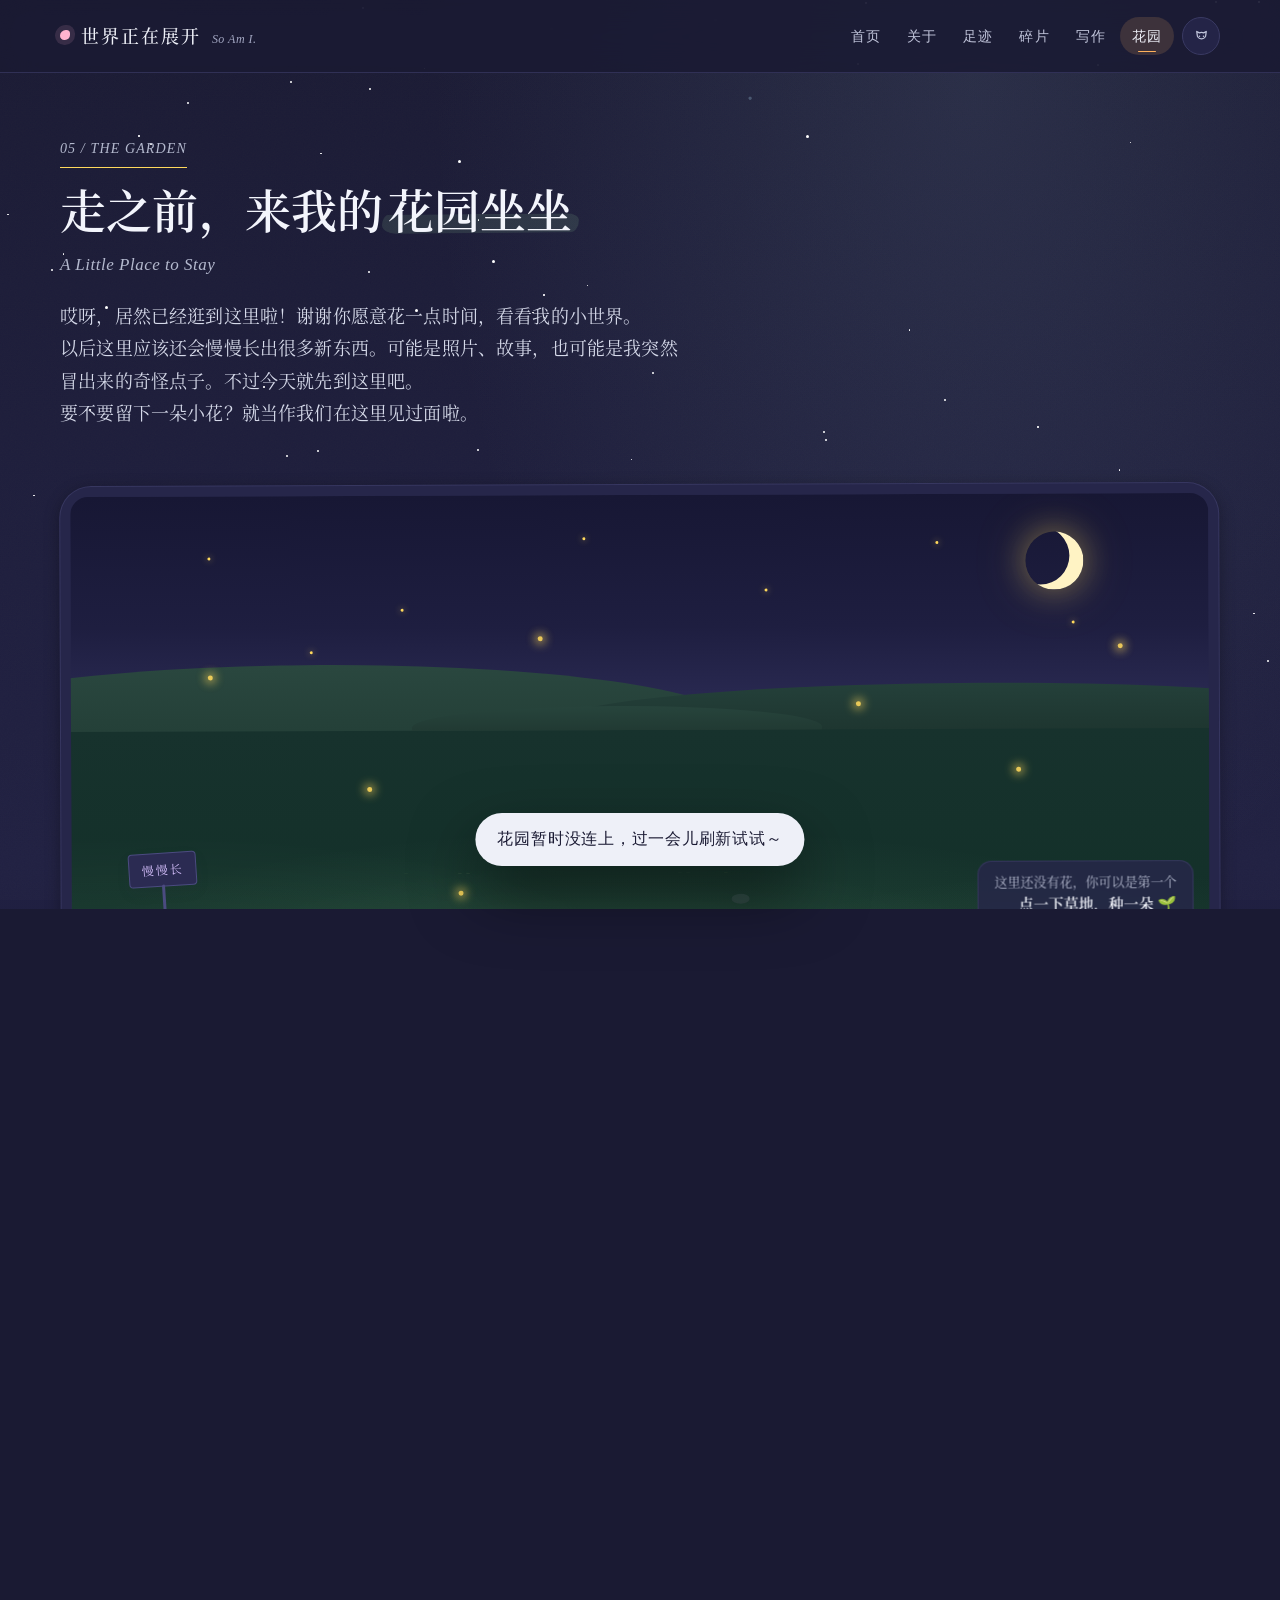
<file: garden.html>
<!DOCTYPE html>
<html lang="zh-CN" data-theme="day">
<head>
<meta charset="UTF-8">
<meta name="viewport" content="width=device-width, initial-scale=1">
<title>花园 · 世界正在展开</title>
<meta name="description" content="走之前，在我的花园里种一朵花吧。">
<meta name="theme-color" content="#fffdf8">
<link rel="preload" href="assets/fonts/noto-serif-sc-400.woff2" as="font" type="font/woff2" crossorigin>
<link rel="preload" href="assets/fonts/noto-serif-sc-600.woff2" as="font" type="font/woff2" crossorigin>
<link rel="stylesheet" href="assets/css/fonts.css?v=20261103z1">
<link rel="stylesheet" href="assets/css/style.css?v=20261104d">
<link rel="stylesheet" href="assets/css/scrapbook.css?v=20261104i">
<link rel="stylesheet" href="assets/css/motion.css?v=20261103z">
<link rel="stylesheet" href="assets/css/garden.css?v=20261104c">
<link rel="stylesheet" href="assets/css/breaks.css?v=20261103z">
<script>
  (function () {
    try {
      var t = localStorage.getItem("beata.theme");
      /* 没手动选过就按本地时间：7:00-19:00 白天，其余算夜里 */
      if (t !== "night" && t !== "day") {
        var h = new Date().getHours();
        t = h >= 7 && h < 19 ? "day" : "night";
      }
      if (t === "night") document.documentElement.setAttribute("data-theme", "night");
    } catch (e) {}
  })();
</script>
</head>
<body class="page-garden">

<header class="site-head" id="siteHead">
  <div class="wrap head-inner">
    <a class="brand" href="index.html">
      <span class="brand-mark" aria-hidden="true"></span>
      <span class="brand-txt">世界正在展开</span>
      <span class="brand-sub">So Am I.</span>
    </a>
    <nav class="nav" aria-label="主导航">
      <a href="index.html">首页</a>
      <a href="about.html">关于</a>
      <a href="projects.html">足迹</a>
      <a href="fragments.html">碎片</a>
      <a href="writing.html">写作</a>
      <a href="garden.html" aria-current="page">花园</a>
      <button class="theme-btn" id="themeBtn" type="button" aria-label="切换到夜间模式" title="戳戳小猫，天就黑了">
        <svg viewBox="0 0 24 24" fill="none" aria-hidden="true">
          <path d="M6.5 9.5 6 5.6l3.3 1.8a7.4 7.4 0 0 1 5.4 0L18 5.6l-.5 3.9a5.4 5.4 0 1 1-11 0Z" stroke="currentColor" stroke-width="1.6" stroke-linejoin="round"/>
          <circle cx="9.4" cy="11.6" r="1" fill="currentColor"/>
          <circle cx="14.6" cy="11.6" r="1" fill="currentColor"/>
        </svg>
      </button>
    </nav>
    <button class="menu-btn" id="menuBtn" type="button" aria-expanded="false" aria-label="打开菜单">
      <svg width="18" height="18" viewBox="0 0 18 18" fill="none" aria-hidden="true">
        <path d="M3 5h12M3 9h12M3 13h12" stroke="currentColor" stroke-width="1.6" stroke-linecap="round"/>
      </svg>
    </button>
  </div>
</header>

<main>

<section class="sec" style="padding-top:clamp(48px,7vh,80px)">
  <div class="wrap">
    <div class="sec-head reveal">
      <p class="sec-label">05 / THE GARDEN</p>
      <h1 class="sec-title">
        走之前，来我的<span class="mark mark--grass">花园坐坐</span>
      </h1>
      <p class="page-en">A Little Place to Stay</p>
      <p class="sec-sub">
        哎呀，居然已经逛到这里啦！谢谢你愿意花一点时间，看看我的小世界。<br>
        以后这里应该还会慢慢长出很多新东西。可能是照片、故事，也可能是我突然<span class="nb">冒出来</span>的奇怪点子。不过今天就先到这里吧。<br>
        要不要留下一朵小花？就当作我们在这里见过面啦。
      </p>
    </div>

    <!-- ============ 草地 ============ -->
    <div class="meadow-wrap reveal">
      <div class="meadow" id="meadow">

        <!-- 布景：太阳/月亮、远山、云、蝴蝶、小木牌。都不挡点击 -->
        <div class="meadow-scenery" aria-hidden="true">
          <span class="scenery-sun only-day"></span>
          <span class="scenery-moon only-night"></span>
          <span class="scenery-stars only-night">
            <i style="left:12%; top:13%"></i>
            <i style="left:29%; top:24%; animation-delay:-1.2s"></i>
            <i style="left:45%; top:9%; animation-delay:-2.6s"></i>
            <i style="left:61%; top:20%; animation-delay:-.6s"></i>
            <i style="left:76%; top:10%; animation-delay:-3.4s"></i>
            <i style="left:88%; top:27%; animation-delay:-1.9s"></i>
            <i style="left:21%; top:33%; animation-delay:-4.1s"></i>
          </span>
          <span class="scenery-cloud scenery-cloud--1 only-day"></span>
          <span class="scenery-cloud scenery-cloud--2 only-day"></span>
          <span class="scenery-cloud scenery-cloud--3 only-day"></span>

          <span class="scenery-hill scenery-hill--far"></span>
          <span class="scenery-hill scenery-hill--near"></span>
          <span class="scenery-hill scenery-hill--small"></span>

          <svg class="scenery-fly scenery-fly--1 only-day" viewBox="0 0 30 24">
            <path d="M15 13 C10 3 2.5 0 2.5 6 C2.5 11 9 14 15 13 Z" fill="currentColor" opacity=".9"/>
            <path d="M15 13 C20 3 27.5 0 27.5 6 C27.5 11 21 14 15 13 Z" fill="currentColor" opacity=".65"/>
            <path d="M15 8 V20" stroke="#7A5230" stroke-width="1.4" stroke-linecap="round" opacity=".55"/>
            <path d="M15 8 C13 4 11.5 3 10 2.4 M15 8 C17 4 18.5 3 20 2.4" stroke="#7A5230" stroke-width="1" stroke-linecap="round" opacity=".45" fill="none"/>
          </svg>
          <svg class="scenery-fly scenery-fly--2 only-day" viewBox="0 0 30 24">
            <path d="M15 13 C10 3 2.5 0 2.5 6 C2.5 11 9 14 15 13 Z" fill="currentColor" opacity=".9"/>
            <path d="M15 13 C20 3 27.5 0 27.5 6 C27.5 11 21 14 15 13 Z" fill="currentColor" opacity=".65"/>
            <path d="M15 8 V20" stroke="#7A5230" stroke-width="1.4" stroke-linecap="round" opacity=".55"/>
            <path d="M15 8 C13 4 11.5 3 10 2.4 M15 8 C17 4 18.5 3 20 2.4" stroke="#7A5230" stroke-width="1" stroke-linecap="round" opacity=".45" fill="none"/>
          </svg>

          <span class="scenery-stone scenery-stone--1"></span>
          <span class="scenery-stone scenery-stone--2"></span>
          <span class="scenery-stone scenery-stone--3"></span>
          <span class="scenery-sign">慢慢长</span>
        </div>

        <!-- 角落的小提示：也是个按钮，键盘按回车就能种 -->
        <button class="meadow-hint" id="meadowHint" type="button">
          <span class="meadow-hint-empty">这里还没有花，你可以是第一个</span>
          <span class="meadow-hint-main">点一下草地，种一朵 <span aria-hidden="true">🌱</span></span>
          <span class="meadow-hint-count">现在有 <b id="flowerCount">0</b> 朵</span>
        </button>

        <!-- 点草地后，先在那个位置冒出一棵小芽 -->
        <span class="plant-sprout" id="plantSprout" hidden aria-hidden="true"></span>

        <!-- 萤火虫，天黑以后才亮 -->
        <div class="fireflies" aria-hidden="true">
          <i class="firefly" style="left:12%; top:38%; animation-delay:0s"></i>
          <i class="firefly" style="left:26%; top:62%; animation-delay:-2.4s"></i>
          <i class="firefly" style="left:41%; top:30%; animation-delay:-5.1s"></i>
          <i class="firefly" style="left:58%; top:70%; animation-delay:-1.2s"></i>
          <i class="firefly" style="left:69%; top:44%; animation-delay:-7.3s"></i>
          <i class="firefly" style="left:83%; top:58%; animation-delay:-3.6s"></i>
          <i class="firefly" style="left:92%; top:32%; animation-delay:-6.2s"></i>
          <i class="firefly" style="left:34%; top:84%; animation-delay:-4.4s"></i>
        </div>
      </div>
    </div>

    <!-- 还没接数据库时如实说一声；接上以后脚本会把它藏起来 -->
    <p class="garden-local-note" id="gardenLocalNote">现在种的花只有你自己看得到，等花园连上网，大家就能互相看见啦。</p>

    <!-- 种花卡片：点草地后出现在小芽旁边；手机上从底部滑出来 -->
    <div class="plant-sheet" id="plantSheet" role="dialog" aria-labelledby="plantSheetTitle" hidden>
      <p class="plant-sheet-title" id="plantSheetTitle">在这里种一朵？</p>
      <div class="flower-picker" id="flowerPicker" role="group" aria-label="选一种花"></div>
      <div class="field">
        <label for="msgInput">想说的话</label>
        <textarea id="msgInput" rows="2" maxlength="50" placeholder="比如：今天的天空很好看。"></textarea>
        <span class="counter" id="counter">0 / 50</span>
      </div>
      <div class="field">
        <label for="nickInput">你的名字（可以不填）</label>
        <input id="nickInput" type="text" maxlength="16" placeholder="一个路过的朋友">
      </div>
      <div class="plant-sheet-actions">
        <button class="btn btn--ghost btn--sm" id="plantCancel" type="button">算啦</button>
        <button class="btn btn--primary btn--sm" id="plantBtn" type="button">种下 <span aria-hidden="true">✿</span></button>
      </div>
    </div>

    <!-- 点一朵花弹出的小纸条 -->
    <div class="flower-note" id="flowerNote" role="status" hidden>
      <p class="flower-note-msg"></p>
      <p class="flower-note-who"></p>
      <p class="flower-note-mine" hidden>这是你种的 ✿</p>
      <button class="flower-note-remove" type="button" hidden>拔掉这朵</button>
    </div>

    <p class="reveal garden-thanks">
      谢谢你在这里留了一点痕迹。
    </p>
  </div>
</section>

</main>

<footer class="site-foot">
  <div class="wrap">
    <div class="foot-grid">
      <div class="foot-lead">
        <p class="sec-label foot-kicker">BEFORE YOU GO ✿</p>
        <p class="foot-big">下次见面的时候，<span class="nb">希望</span>又有新的故事啦！</p>
        <p class="foot-note">谢谢你来过我的小宇宙。不知道下次见面的时候，这里又会多出些什么呢？</p>
        <p class="foot-en foot-en--sign">The world is unfolding, and so am I.</p>
        <p class="foot-cta"><a class="btn btn--primary" href="index.html">回到首页 <span aria-hidden="true">↗</span></a></p>
      </div>
      <div class="foot-secondary">
        <span class="foot-secondary-label">也可以逛逛</span>
        <a class="foot-link" href="about.html">关于我</a>
        <a class="foot-link" href="projects.html">我的足迹</a>
        <a class="foot-link" href="writing.html">我的文字</a>
      </div>
    </div>
    <div class="foot-bottom">
      <span>Made with ♡ by Beata</span>
      <a class="foot-hint" href="#siteHead">回到故事开头 ↑</a>
    </div>
  </div>
</footer>

<script src="assets/js/site.js?v=20261104a"></script>
<script src="assets/js/motion.js"></script>
<script src="assets/js/garden-config.js?v=20261104b"></script>
<script src="assets/js/garden.js?v=20261104c"></script>
</body>
</html>
</file>
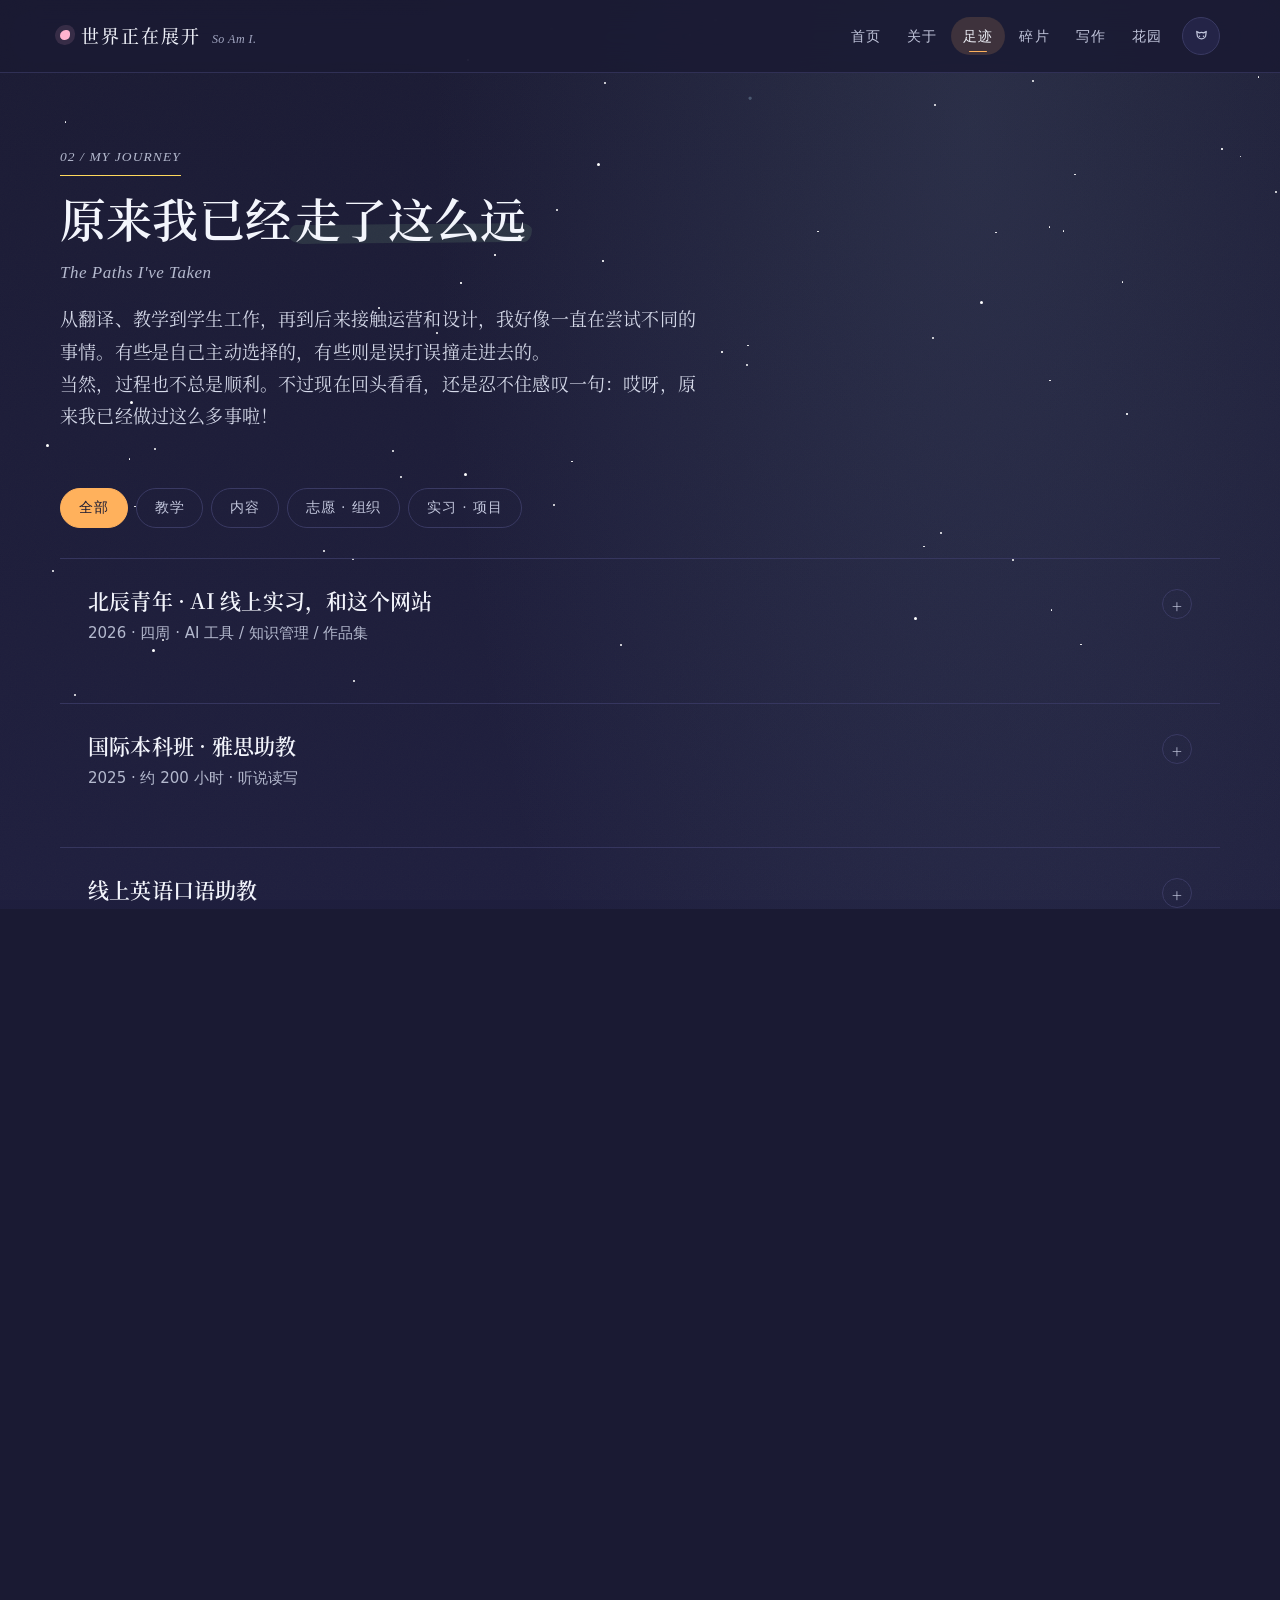
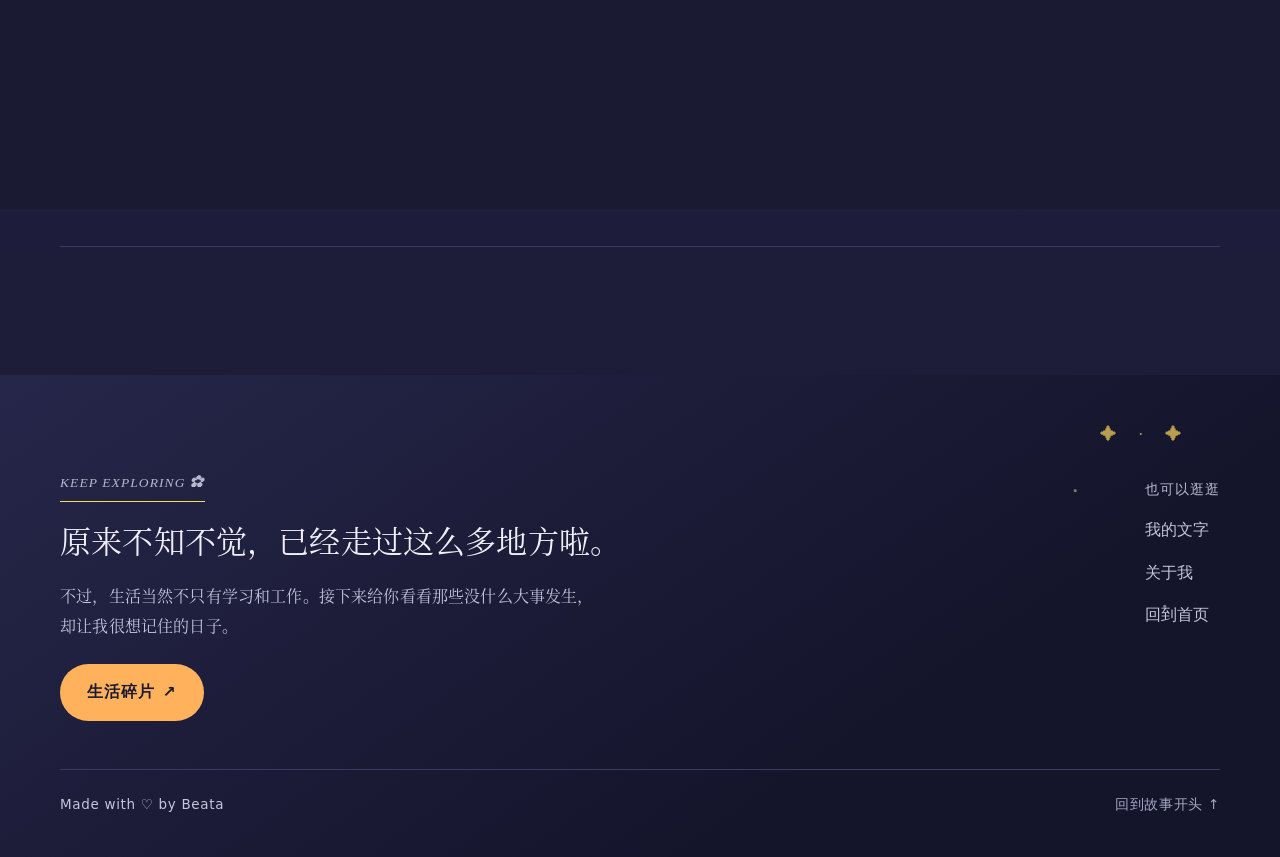
<file: projects.html>
<!DOCTYPE html>
<html lang="zh-CN" data-theme="day">
<head>
<meta charset="UTF-8">
<meta name="viewport" content="width=device-width, initial-scale=1">
<title>足迹 · 世界正在展开</title>
<meta name="description" content="关于尝试、经历，以及那些一路走来慢慢积累的东西。">
<meta name="theme-color" content="#fffdf8">
<link rel="preload" href="assets/fonts/noto-serif-sc-400.woff2" as="font" type="font/woff2" crossorigin>
<link rel="preload" href="assets/fonts/noto-serif-sc-600.woff2" as="font" type="font/woff2" crossorigin>
<link rel="stylesheet" href="assets/css/fonts.css?v=20261103z1">
<link rel="stylesheet" href="assets/css/style.css?v=20261104d">
<link rel="stylesheet" href="assets/css/scrapbook.css?v=20261104i">
<link rel="stylesheet" href="assets/css/motion.css?v=20261103z">
<link rel="stylesheet" href="assets/css/readability.css?v=20261103z">
<link rel="stylesheet" href="assets/css/breaks.css?v=20261103z">
<script>
  (function () {
    try {
      var t = localStorage.getItem("beata.theme");
      /* 没手动选过就按本地时间：7:00-19:00 白天，其余算夜里 */
      if (t !== "night" && t !== "day") {
        var h = new Date().getHours();
        t = h >= 7 && h < 19 ? "day" : "night";
      }
      if (t === "night") document.documentElement.setAttribute("data-theme", "night");
    } catch (e) {}
  })();
</script>
</head>
<body class="rb page-projects">

<header class="site-head" id="siteHead">
  <div class="wrap head-inner">
    <a class="brand" href="index.html">
      <span class="brand-mark" aria-hidden="true"></span>
      <span class="brand-txt">世界正在展开</span>
      <span class="brand-sub">So Am I.</span>
    </a>
    <nav class="nav" aria-label="主导航">
      <a href="index.html">首页</a>
      <a href="about.html">关于</a>
      <a href="projects.html" aria-current="page">足迹</a>
      <a href="fragments.html">碎片</a>
      <a href="writing.html">写作</a>
      <a href="garden.html">花园</a>
      <button class="theme-btn" id="themeBtn" type="button" aria-label="切换到夜间模式" title="戳戳小猫，天就黑了">
        <svg viewBox="0 0 24 24" fill="none" aria-hidden="true">
          <path d="M6.5 9.5 6 5.6l3.3 1.8a7.4 7.4 0 0 1 5.4 0L18 5.6l-.5 3.9a5.4 5.4 0 1 1-11 0Z" stroke="currentColor" stroke-width="1.6" stroke-linejoin="round"/>
          <circle cx="9.4" cy="11.6" r="1" fill="currentColor"/>
          <circle cx="14.6" cy="11.6" r="1" fill="currentColor"/>
        </svg>
      </button>
    </nav>
    <button class="menu-btn" id="menuBtn" type="button" aria-expanded="false" aria-label="打开菜单">
      <svg width="18" height="18" viewBox="0 0 18 18" fill="none" aria-hidden="true">
        <path d="M3 5h12M3 9h12M3 13h12" stroke="currentColor" stroke-width="1.6" stroke-linecap="round"/>
      </svg>
    </button>
  </div>
</header>

<main>

<section class="sec" style="padding-top:clamp(56px,8vh,96px)">
  <div class="wrap">
    <div class="sec-head reveal">
      <p class="sec-label">02 / MY JOURNEY</p>
      <h1 class="sec-title" style="font-size:clamp(30px,4vw,46px)">
        原来我已经<span class="mark mark--grass">走了这么远</span>
      </h1>
      <p class="page-en">The Paths I've Taken</p>
      <p class="sec-sub">
        从翻译、教学到学生工作，再到后来接触运营和设计，我好像一直在尝试不同的事情。有些是自己主动选择的，有些则是误打误撞走进去的。<br>
        当然，过程也不总是顺利。不过现在回头看看，还是忍不住感叹一句：哎呀，原来我已经做过这么多事啦！
      </p>
    </div>

    <div class="filter-row reveal" role="group" aria-label="按类型筛选">
      <button class="filter-btn is-active" type="button" data-filter="all" aria-pressed="true">全部</button>
      <button class="filter-btn" type="button" data-filter="teaching" aria-pressed="false">教学</button>
      <button class="filter-btn" type="button" data-filter="content" aria-pressed="false">内容</button>
      <button class="filter-btn" type="button" data-filter="volunteer" aria-pressed="false">志愿 · 组织</button>
      <button class="filter-btn" type="button" data-filter="intern" aria-pressed="false">实习 · 项目</button>
    </div>

    <div id="projList" style="display:grid; gap:14px">

      <!-- 01 -->
      <article class="card proj-item reveal" data-cat="intern">
        <button class="proj-head" type="button" aria-expanded="false">
          <div>
            <h3>北辰青年 · AI <span class="nb">线上实习</span>，和这个网站</h3>
            <p class="proj-meta">2026 · 四周 · AI 工具 / 知识管理 / 作品集</p>
          </div>
          <span class="proj-arrow" aria-hidden="true">+</span>
        </button>
        <div class="proj-body"><div><div class="proj-inner">
          <div class="proj-block">
            <h4>这是什么</h4>
            <p>一个四周的线上 AI 实习，每周一个主题：个人说明书、个人工作台、AI 工作流、个人作品集。刚开营时以为是四件不太相干的事，学到最后才发现它们是一条线——先看清自己，再把自己的事情管好，然后去解别人的问题，最后把做过的东西整理出来。</p>
          </div>
          <div class="proj-block">
            <h4>四周大概是这样过的</h4>
            <div class="week-grid">
              <div><b>第一周</b>写自己的说明书。发现「介绍自己」比想象中难，也第一次认真整理那些零散的经历。</div>
              <div><b>第二周</b>搭个人工作台。生成的页面奇奇怪怪，改一处坏一处，但真的做出来了。</div>
              <div><b>第三周</b>当面试官、学工作流。换到对面坐着，才知道经历本身不等于能力。</div>
              <div><b>第四周</b>做作品集。开始接受自己的经历不需要被包装成一条漂亮的主线。</div>
            </div>
          </div>
          <div class="proj-block">
            <h4>我做了什么</h4>
            <ul>
              <li>整理出一份《AI 时代个人说明书》，后来也成了我给 AI 的一份底稿。</li>
              <li>搭了自己的个人工作台，之后又照着线下实习的需求改了一版。</li>
              <li>把模拟面试的问题和自己的经历对了一遍，删掉很多「我参加过」式的说法。</li>
              <li>做了这个网站——从配色、排版、文案到日夜两套人格，全部自己定。</li>
            </ul>
          </div>
          <div class="proj-block">
            <h4>后来我在想</h4>
            <p>AI 可以很快帮我整理材料、改结构、试很多版本，却不会替我决定哪些经历值得留下。真正慢的那一步，还是我得先看懂自己。</p>
          </div>
          <div class="proj-block">
            <h4>完整的四周复盘</h4>
            <p><a class="link-more" href="article-beicheng.html">四周之后，我好像没那么怕说「我不会」了 <span aria-hidden="true">→</span></a></p>
          </div>
          <div class="proj-block night-thought">
            <h4>夜里想想</h4>
            <p style="color:var(--ink-2); font-style:italic">这个网站的每一版都只比上一版好一点点。而我每次都以为已经到头了。</p>
          </div>
        </div></div></div>
      </article>

      <!-- 02 -->
      <article class="card proj-item reveal" data-cat="teaching">
        <button class="proj-head" type="button" aria-expanded="false">
          <div>
            <h3>国际本科班 · 雅思助教</h3>
            <p class="proj-meta">2025 · 约 200 小时 · 听说读写</p>
          </div>
          <span class="proj-arrow" aria-hidden="true">+</span>
        </button>
        <div class="proj-body"><div><div class="proj-inner">
          <div class="proj-block">
            <h4>这是什么</h4>
            <p>给国际本科班的学生做雅思助教，听说读写四个部分都要带，累计上课约 200 小时。</p>
          </div>
          <div class="proj-block">
            <h4>我做了什么</h4>
            <ul>
              <li>备课、上课、批改、答疑，一条线走完。</li>
              <li>按每个人的弱项排学习计划——同一个班，六七种进度。</li>
              <li>做学习管理和反馈，让学生知道自己「在往前走」。</li>
            </ul>
          </div>
          <div class="proj-block">
            <h4>后来我在想</h4>
            <p>讲得清楚和对方真的学会，好像不是同一件事。有时候最有用的不是再讲一遍，而是先找到他究竟从哪一步开始跟不上。</p>
          </div>
          <div class="proj-block night-thought">
            <h4>夜里想想</h4>
            <p style="color:var(--ink-2); font-style:italic">备课备到后来，我更想弄明白的是：他们到底卡在哪一步。</p>
          </div>
        </div></div></div>
      </article>

      <!-- 03 -->
      <article class="card proj-item reveal" data-cat="teaching">
        <button class="proj-head" type="button" aria-expanded="false">
          <div>
            <h3>线上英语口语助教</h3>
            <p class="proj-meta">2025 · 300+ 学习者 · 课堂管理 / 家校沟通</p>
          </div>
          <span class="proj-arrow" aria-hidden="true">+</span>
        </button>
        <div class="proj-body"><div><div class="proj-inner">
          <div class="proj-block">
            <h4>这是什么</h4>
            <p>线上口语课的支持岗。服务三百多名学习者，负责课堂管理、学习反馈和家校沟通。</p>
          </div>
          <div class="proj-block">
            <h4>我做了什么</h4>
            <ul>
              <li>带课堂节奏，让不敢开口的人也能说上一句。</li>
              <li>写学习反馈，跟家长解释「他为什么这周没有进步」。</li>
              <li>和老师协调课程安排，处理临时状况。</li>
            </ul>
          </div>
          <div class="proj-block">
            <h4>后来我在想</h4>
            <p>反馈写得完整，不一定真的有用。很多时候，对方需要的不是一段标准说明，而是有人先注意到：他最近可能有点累。</p>
          </div>
        </div></div></div>
      </article>

      <!-- 04 -->
      <article class="card proj-item reveal" data-cat="teaching">
        <button class="proj-head" type="button" aria-expanded="false">
          <div>
            <h3>少儿英语<span class="nb">一对一</span> / KET · PET</h3>
            <p class="proj-meta">2025 – 2026 · 一对一 · 课程设计</p>
          </div>
          <span class="proj-arrow" aria-hidden="true">+</span>
        </button>
        <div class="proj-body"><div><div class="proj-inner">
          <div class="proj-block">
            <h4>这是什么</h4>
            <p>给小朋友上一对一英语课，也给准备 KET / PET 的学生做过针对性辅导。</p>
          </div>
          <div class="proj-block">
            <h4>我做了什么</h4>
            <ul>
              <li>按孩子的性格改课：坐不住的、不爱开口的、怕错的，方法都不一样。</li>
              <li>自己找材料、做小卡片、设计能让他赢一次的小任务。</li>
            </ul>
          </div>
          <div class="proj-block">
            <h4>后来我在想</h4>
            <p>小朋友很少配合你假装一堂课很好玩。他一走神，我就得重新想：是内容太难、节奏太慢，还是今天其实不适合硬往下讲。</p>
          </div>
        </div></div></div>
      </article>

      <!-- 05 -->
      <article class="card proj-item reveal" data-cat="content">
        <button class="proj-head" type="button" aria-expanded="false">
          <div>
            <h3><span class="nb">学院新媒体 ·</span> <span class="nb">从干事到部长</span></h3>
            <p class="proj-meta">2024 – 2025 · 公众号 / 新闻稿 / 摄影 / 视频号</p>
          </div>
          <span class="proj-arrow" aria-hidden="true">+</span>
        </button>
        <div class="proj-body"><div><div class="proj-inner">
          <div class="proj-block">
            <h4>这是什么</h4>
            <p>学院新闻宣传部门。从写稿的干事做到带人的部长，负责学院官方公众号的日常运营。</p>
          </div>
          <div class="proj-block">
            <h4>我做了什么</h4>
            <ul>
              <li>写推文和新闻稿，从选题、采访到成稿。</li>
              <li>跑活动拍摄，后期选图、修图、做封面和海报。</li>
              <li>参与视频号内容制作：脚本、拍摄、剪辑。</li>
              <li>当部长以后，协调宣传需求、排期、带新人改稿。</li>
            </ul>
          </div>
          <div class="proj-block">
            <h4>后来我在想</h4>
            <p>「写得完整」和「有人愿意看」是两件事。后来改稿时，我会多问一句：如果我没来过现场，为什么要把这一段读下去？</p>
          </div>
          <div class="project-gallery" aria-label="新闻宣传部工作照片">
            <div class="photo-row">
              <figure style="--ar:1.5"><img src="assets/images/projects/union-congress.webp" alt="学院团委学生会受聘暨换届大会全体合影" loading="lazy"><figcaption>我们这一届！</figcaption></figure>
              <figure style="--ar:0.746"><img src="assets/images/projects/union-ceremony.webp" alt="学生会受聘仪式上的部门合影" loading="lazy"><figcaption>台上台下都是我们</figcaption></figure>
              <figure style="--ar:1.248"><img src="assets/images/projects/union-party.webp" alt="新闻宣传部门在聚会会所门口的合影" loading="lazy"><figcaption>好大一个朋友圈</figcaption></figure>
            </div>
          </div>
          <div class="proj-block night-thought">
            <h4>夜里想想</h4>
            <p style="color:var(--ink-2); font-style:italic">那些改稿到很晚的夜里，我其实好几次想算了。</p>
          </div>
        </div></div></div>
      </article>

      <!-- 06 -->
      <article class="card proj-item reveal" data-cat="content">
        <button class="proj-head" type="button" aria-expanded="false">
          <div>
            <h3>摄影 · 那些被记住的瞬间</h3>
            <p class="proj-meta">2024 – 至今 · 活动 / 人像 / 天空</p>
          </div>
          <span class="proj-arrow" aria-hidden="true">+</span>
        </button>
        <div class="proj-body"><div><div class="proj-inner">
          <div class="proj-block">
            <h4>这是什么</h4>
            <p>算不上项目，但是我最舍不得删的一块。活动摄影、朋友的人像、还有一堆天空。</p>
          </div>
          <div class="proj-block">
            <h4>我做了什么</h4>
            <ul>
              <li>拍学院活动、会议、比赛，出图给宣传用。</li>
              <li>给朋友拍照，被记住是「那个会拍照的人」。</li>
              <li>拍天空。拍晚霞。拍学校门口那只小鸟。</li>
            </ul>
          </div>
          <div class="proj-block">
            <h4>后来我在想</h4>
            <p>我当然也喜欢拍得好看。但真正舍不得删掉的，常常是那些构图没那么完美、却能让我立刻想起「那天我确实在场」的照片。</p>
          </div>
        </div></div></div>
      </article>

      <!-- 07 -->
      <article class="card proj-item reveal" data-cat="volunteer">
        <button class="proj-head" type="button" aria-expanded="false">
          <div>
            <h3><span class="nb">博鳌亚洲论坛 ·</span> <span class="nb">第五届世界食学论坛 ·</span> <span class="nb">亚洲沙滩运动会</span></h3>
            <p class="proj-meta">2024 · 大型赛会志愿服务</p>
          </div>
          <span class="proj-arrow" aria-hidden="true">+</span>
        </button>
        <div class="proj-body"><div><div class="proj-inner">
          <div class="proj-block">
            <h4>这是什么</h4>
            <p>几个大型赛会的志愿者。外语服务、媒体接待、采访摄影、现场协调都做过。</p>
          </div>
          <div class="proj-block">
            <h4>我做了什么</h4>
            <ul>
              <li>用英语接待和引导，处理临时问题。</li>
              <li>配合媒体做接待、采访记录和现场摄影。</li>
              <li>在很乱的现场里跑前跑后，把人和事对上。</li>
            </ul>
          </div>
          <div class="proj-block">
            <h4>后来我在想</h4>
            <p>大型活动里，英语当然重要，但更常用到的是在变化里先站稳、把眼前那件事接住。还有一种很难复制的开心：一群人忙得团团转，最后一起说「终于结束了」，说完又有点舍不得。</p>
          </div>
          <div class="project-gallery event-story-shell" id="eventStoryGallery" aria-label="赛会志愿服务照片故事">
            <div class="event-story-stage-home" id="eventStoryStageHome">
              <div class="event-story-stage" id="eventStoryStage" aria-live="polite">
                <figure class="event-story-panel" data-event-panel="0">
                  <img src="assets/images/projects/volunteer-boao.jpg" alt="Beata 与博鳌亚洲论坛志愿者伙伴合影" loading="lazy">
                  <figcaption class="event-caption"><strong>01｜追新闻的人，追到了！</strong><span>第一次在博鳌负责媒体注册，见到了好多以前只在新闻里看到的媒体人！谁懂一个新媒体人的激动啊啊啊！带教姐姐们特别优秀，小伙伴们也超级给力，真的好难忘！</span></figcaption>
                </figure>
                <figure class="event-story-panel" data-event-panel="1" hidden>
                  <img src="assets/images/projects/volunteer-forum.jpg" alt="Beata 与第五届世界食学论坛志愿者伙伴合影" loading="lazy">
                  <figcaption class="event-caption"><strong>02｜咔嚓，党员集合！</strong><span>第五届世界食学论坛期间，和党员同志们一起留下了一张合影。嘿嘿，难得大家聚在一起，当然要好好留个纪念啦！</span></figcaption>
                </figure>
                <figure class="event-story-panel" data-event-panel="2" hidden>
                  <img src="assets/images/projects/forum-5th.webp" alt="第五届世界食学论坛志愿者大合影" loading="lazy">
                  <figcaption class="event-caption"><strong>03｜全员都很棒！</strong><span>特别特别喜欢这张群像！大家一起站在镜头前的感觉真好。想把这张照片留在这里，也想认真夸夸每一位小伙伴！</span></figcaption>
                </figure>
                <figure class="event-story-panel" data-event-panel="3" hidden>
                  <img src="assets/images/projects/forum-redchef.webp" alt="Beata 在第十一届红厨帽餐厅企业家年会与嘉宾合影" loading="lazy">
                  <figcaption class="event-caption"><strong>04｜来自巴林的温柔</strong><span>真的很幸运能接待这对阿拉伯建筑师夫妇！Dalia女士总是夸我，还给我看她在巴林的小儿子的照片。呜呜呜，怎么会有这么真诚又可爱的人呀！</span></figcaption>
                </figure>
                <figure class="event-story-panel" data-event-panel="4" hidden>
                  <img src="assets/images/projects/games-desk.webp" alt="Beata 在亚沙会主媒体中心登记台工作" loading="lazy">
                  <figcaption class="event-caption"><strong>05｜媒体中心营业中</strong><span>亚沙会MPC服务台助理上线！主要负责媒体接待，这张是带教姐姐工作时帮我拍的。嘿嘿，认真工作中的自己也值得拥有一张照片！</span></figcaption>
                </figure>
                <figure class="event-story-panel" data-event-panel="5" hidden>
                  <img src="assets/images/projects/games-group.webp" alt="Beata 与亚沙会主媒体中心的伙伴合影" loading="lazy">
                  <figcaption class="event-caption"><strong>06｜遇见很好的老师们</strong><span>和负责带我们的新华社老师们一起合影啦！老师们人真的特别特别好。能够在亚沙会遇到这么好的前辈，感觉自己超级幸运！</span></figcaption>
                </figure>
              </div>
            </div>
            <ul class="event-story-index" aria-label="照片故事目录">
              <li class="event-story-item is-active" data-event-index="0"><button class="event-story-trigger" type="button" aria-expanded="true" aria-controls="eventStoryStage"><span class="event-story-no">01</span><span>追新闻的人，追到了！</span><span aria-hidden="true">↗</span></button></li>
              <li class="event-story-item" data-event-index="1"><button class="event-story-trigger" type="button" aria-expanded="false" aria-controls="eventStoryStage"><span class="event-story-no">02</span><span>咔嚓，党员集合！</span><span aria-hidden="true">↗</span></button></li>
              <li class="event-story-item" data-event-index="2"><button class="event-story-trigger" type="button" aria-expanded="false" aria-controls="eventStoryStage"><span class="event-story-no">03</span><span>全员都很棒！</span><span aria-hidden="true">↗</span></button></li>
              <li class="event-story-item" data-event-index="3"><button class="event-story-trigger" type="button" aria-expanded="false" aria-controls="eventStoryStage"><span class="event-story-no">04</span><span>来自巴林的温柔</span><span aria-hidden="true">↗</span></button></li>
              <li class="event-story-item" data-event-index="4"><button class="event-story-trigger" type="button" aria-expanded="false" aria-controls="eventStoryStage"><span class="event-story-no">05</span><span>媒体中心营业中</span><span aria-hidden="true">↗</span></button></li>
              <li class="event-story-item" data-event-index="5"><button class="event-story-trigger" type="button" aria-expanded="false" aria-controls="eventStoryStage"><span class="event-story-no">06</span><span>遇见很好的老师们</span><span aria-hidden="true">↗</span></button></li>
            </ul>
          </div>
          <div class="proj-block night-thought">
            <h4>夜里想想</h4>
            <p style="color:var(--ink-2); font-style:italic">最开心的不是见到谁，是散场之后和大家一起瘫在路边吃盒饭。</p>
          </div>
        </div></div></div>
      </article>

      <!-- 08 -->
      <article class="card proj-item reveal" data-cat="volunteer">
        <button class="proj-head" type="button" aria-expanded="false">
          <div>
            <h3><span class="nb">心理委员 ·</span> <span class="nb">党支部宣传委员</span></h3>
            <p class="proj-meta">2023 – 2026 · 班级 / 支部</p>
          </div>
          <span class="proj-arrow" aria-hidden="true">+</span>
        </button>
        <div class="proj-body"><div><div class="proj-inner">
          <div class="proj-block">
            <h4>这是什么</h4>
            <p>班里的心理委员，和本科生第二党支部的宣传委员。一个负责听，一个负责写。</p>
          </div>
          <div class="proj-block">
            <h4>我做了什么</h4>
            <ul>
              <li>关注同学状态，做基础的沟通和转介。</li>
              <li>负责支部的宣传材料、活动记录、推文。</li>
            </ul>
          </div>
          <div class="proj-block">
            <h4>后来我在想</h4>
            <p>安慰人不一定要马上给出方案。很多时候，能让对方知道「有人注意到你今天不太对劲」，已经是一件很具体的事。</p>
          </div>
        </div></div></div>
      </article>

      <!-- 09 -->
      <article class="card proj-item reveal" data-cat="intern">
        <button class="proj-head" type="button" aria-expanded="false">
          <div>
            <h3>广州 · 用户运营实习</h3>
            <p class="proj-meta">2026 · 内容 / 用户 / 数据</p>
          </div>
          <span class="proj-arrow" aria-hidden="true">+</span>
        </button>
        <div class="proj-body"><div><div class="proj-inner">
          <div class="proj-block">
            <h4>这是什么</h4>
            <p>第一次正式做运营。跟内容、用户和数据打交道，学怎么让人愿意留下来。</p>
          </div>
          <div class="proj-block">
            <h4>我做了什么</h4>
            <ul>
              <li>写文案、做内容排期，盯点击和转化。</li>
              <li>拆用户在哪一步走掉，然后试着改那一小步。</li>
              <li>为一个标题、一个按钮的位置反复纠结。</li>
            </ul>
          </div>
          <div class="proj-block">
            <h4>后来我在想</h4>
            <p>数据会告诉我人在哪一步离开，却不会自动解释为什么。运营有点像反复调整一扇门：不是硬把人拉进来，而是让真正需要的人更容易看见它。</p>
          </div>
          <div class="proj-block night-thought">
            <h4>夜里想想</h4>
            <p style="color:var(--ink-2); font-style:italic">我大概有一半时间在怀疑自己做不好，另一半时间在偷偷觉得自己还行。</p>
          </div>
        </div></div></div>
      </article>

    </div>

  </div>
</section>

</main>

<footer class="site-foot">
  <div class="wrap">
    <div class="foot-grid">
      <div class="foot-lead">
        <p class="sec-label foot-kicker">KEEP EXPLORING ✿</p>
        <p class="foot-big">原来不知不觉，已经走过这么多地方啦。</p>
        <p class="foot-note">不过，生活当然不只有学习和工作。接下来给你看看那些没什么大事发生，却让我很想记住的日子。</p>
        <p class="foot-cta"><a class="btn btn--primary" href="fragments.html">生活碎片 <span aria-hidden="true">↗</span></a></p>
      </div>
      <div class="foot-secondary">
        <span class="foot-secondary-label">也可以逛逛</span>
        <a class="foot-link" href="writing.html">我的文字</a>
        <a class="foot-link" href="about.html">关于我</a>
        <a class="foot-link" href="index.html">回到首页</a>
      </div>
    </div>
    <div class="foot-bottom">
      <span>Made with ♡ by Beata</span>
      <a class="foot-hint" href="#siteHead">回到故事开头 ↑</a>
    </div>
  </div>
</footer>

<script src="assets/js/site.js?v=20261103z"></script>
<script src="assets/js/motion.js"></script>
</body>
</html>
</file>
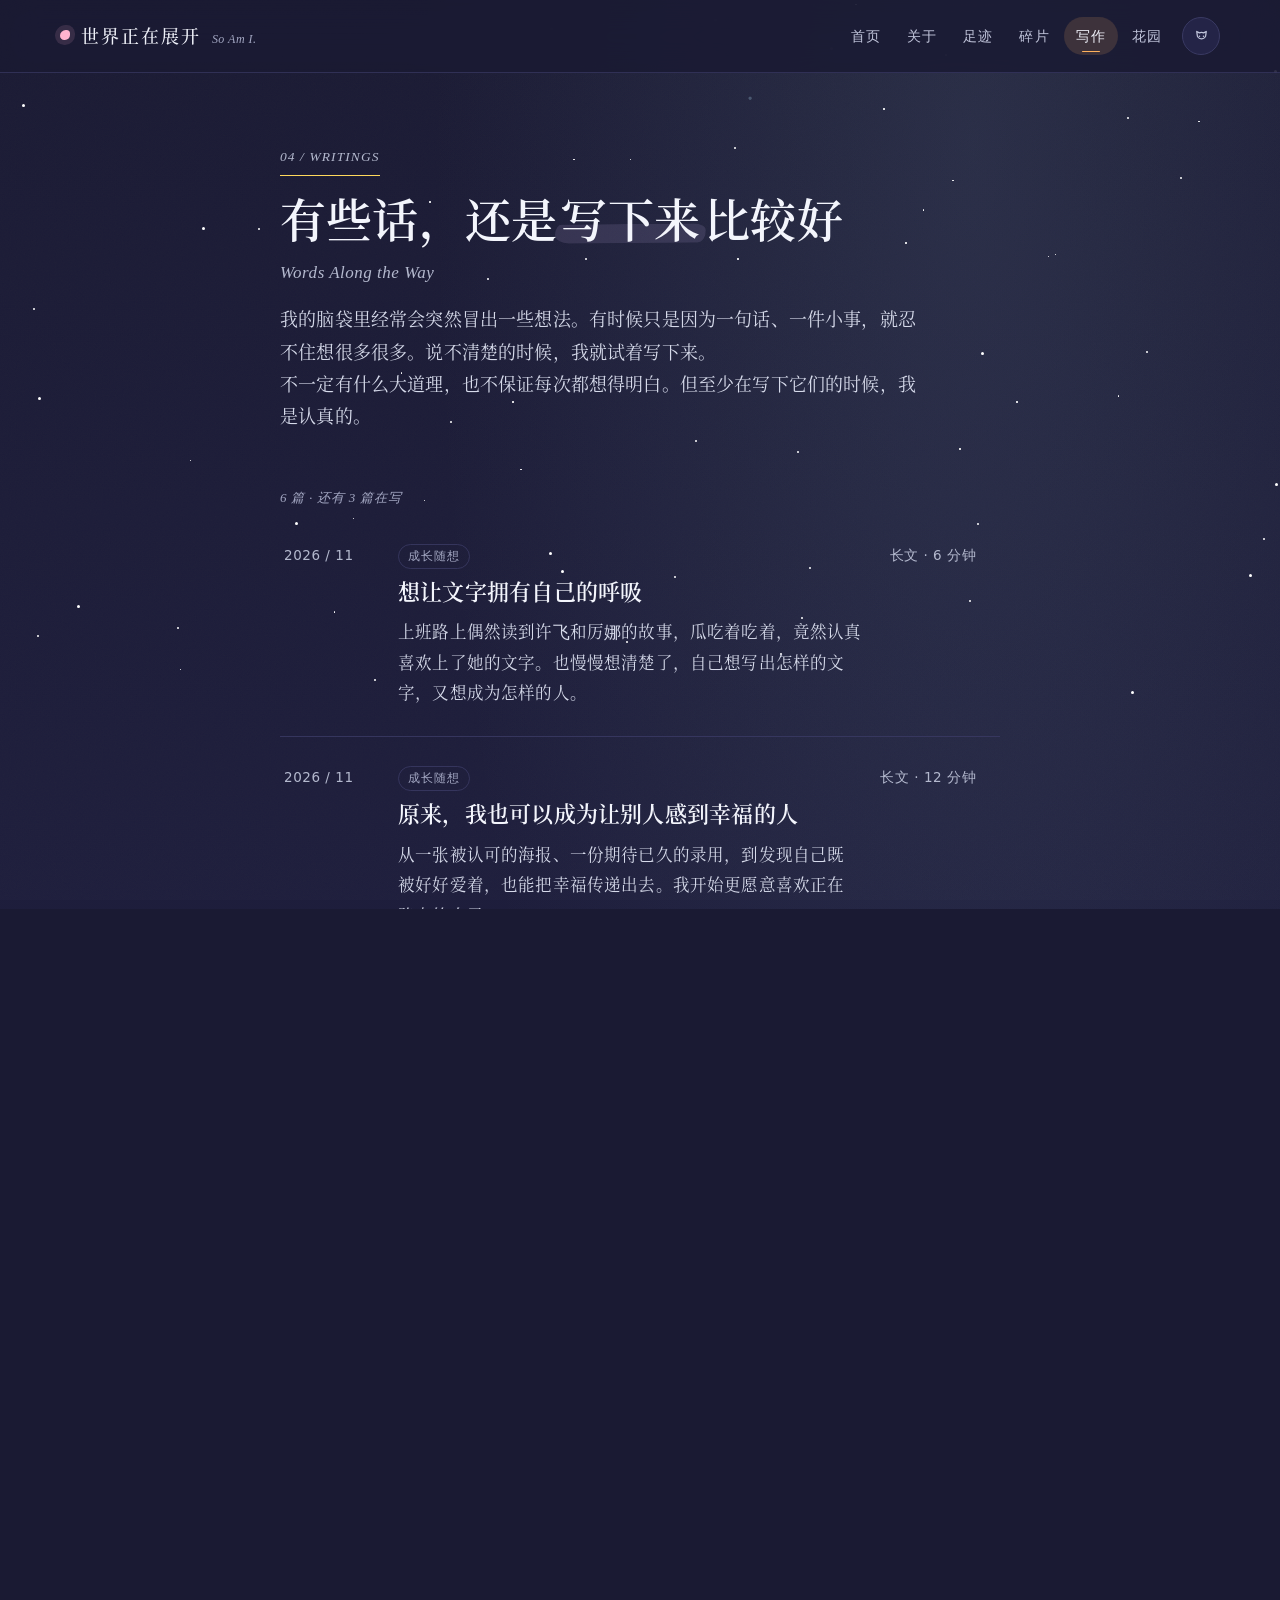
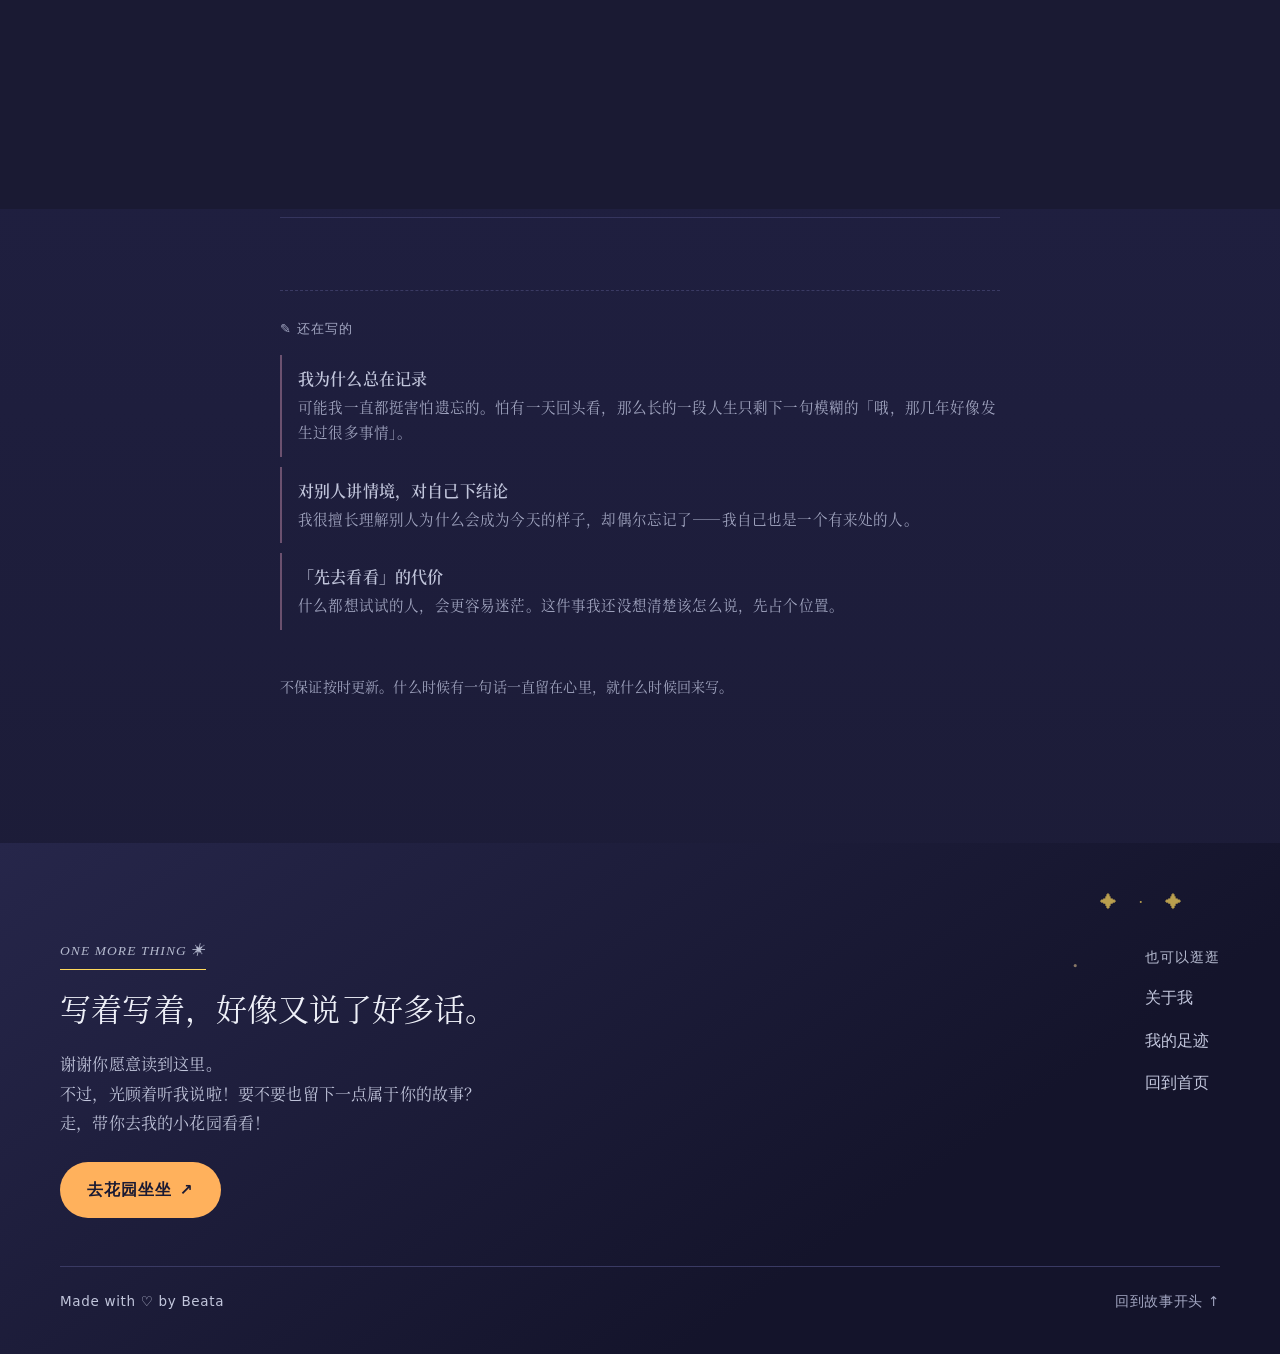
<file: writing.html>
<!DOCTYPE html>
<html lang="zh-CN" data-theme="day">
<head>
<meta charset="UTF-8">
<meta name="viewport" content="width=device-width, initial-scale=1">
<title>写作 · 世界正在展开</title>
<meta name="description" content="Beata 写下的东西：生活随想、学习笔记、实习日记。">
<meta name="theme-color" content="#fffdf8">
<link rel="preload" href="assets/fonts/noto-serif-sc-400.woff2" as="font" type="font/woff2" crossorigin>
<link rel="preload" href="assets/fonts/noto-serif-sc-600.woff2" as="font" type="font/woff2" crossorigin>
<link rel="stylesheet" href="assets/css/fonts.css?v=20261103z1">
<link rel="stylesheet" href="assets/css/style.css?v=20261104d">
<link rel="stylesheet" href="assets/css/scrapbook.css?v=20261104i">
<link rel="stylesheet" href="assets/css/motion.css?v=20261103z">
<link rel="stylesheet" href="assets/css/readability.css?v=20261103z">
<link rel="stylesheet" href="assets/css/breaks.css?v=20261103z">
<link rel="stylesheet" href="assets/css/writing.css?v=20261104a">
<script>
  (function () {
    try {
      var t = localStorage.getItem("beata.theme");
      /* 没手动选过就按本地时间：7:00-19:00 白天，其余算夜里 */
      if (t !== "night" && t !== "day") {
        var h = new Date().getHours();
        t = h >= 7 && h < 19 ? "day" : "night";
      }
      if (t === "night") document.documentElement.setAttribute("data-theme", "night");
    } catch (e) {}
  })();
</script>
</head>
<body class="rb page-writing">

<header class="site-head" id="siteHead">
  <div class="wrap head-inner">
    <a class="brand" href="index.html">
      <span class="brand-mark" aria-hidden="true"></span>
      <span class="brand-txt">世界正在展开</span>
      <span class="brand-sub">So Am I.</span>
    </a>
    <nav class="nav" aria-label="主导航">
      <a href="index.html">首页</a>
      <a href="about.html">关于</a>
      <a href="projects.html">足迹</a>
      <a href="fragments.html">碎片</a>
      <a href="writing.html" aria-current="page">写作</a>
      <a href="garden.html">花园</a>
      <button class="theme-btn" id="themeBtn" type="button" aria-label="切换到夜间模式" title="戳戳小猫，天就黑了">
        <svg viewBox="0 0 24 24" fill="none" aria-hidden="true">
          <path d="M6.5 9.5 6 5.6l3.3 1.8a7.4 7.4 0 0 1 5.4 0L18 5.6l-.5 3.9a5.4 5.4 0 1 1-11 0Z" stroke="currentColor" stroke-width="1.6" stroke-linejoin="round"/>
          <circle cx="9.4" cy="11.6" r="1" fill="currentColor"/>
          <circle cx="14.6" cy="11.6" r="1" fill="currentColor"/>
        </svg>
      </button>
    </nav>
    <button class="menu-btn" id="menuBtn" type="button" aria-expanded="false" aria-label="打开菜单">
      <svg width="18" height="18" viewBox="0 0 18 18" fill="none" aria-hidden="true">
        <path d="M3 5h12M3 9h12M3 13h12" stroke="currentColor" stroke-width="1.6" stroke-linecap="round"/>
      </svg>
    </button>
  </div>
</header>

<main>

<section class="sec" style="padding-top:clamp(56px,8vh,96px)">
  <div class="wrap-narrow">
    <div class="sec-head reveal">
      <p class="sec-label">04 / WRITINGS</p>
      <h1 class="sec-title" style="font-size:clamp(30px,4vw,46px)">
        有些话，还是<span class="mark mark--lilac">写下来</span>比较好
      </h1>
      <p class="page-en">Words Along the Way</p>
      <p class="sec-sub">
        我的脑袋里经常会突然冒出一些想法。有时候只是因为一句话、一件小事，就忍不住想很多很多。说不清楚的时候，我就试着写下来。<br>
        不一定有什么大道理，也不保证每次都想得明白。但至少在写下它们的时候，我是认真的。
      </p>
    </div>

    <p class="post-count reveal">6 篇 · 还有 3 篇在写</p>

    <div class="post-list reveal">
      <a class="post-item" href="article-breath.html">
        <span class="post-date">2026 / 11</span>
        <div>
          <span class="post-tag">成长随想</span>
          <h3 class="post-title">想让文字拥有自己的呼吸</h3>
          <p class="post-sum">上班路上偶然读到许飞和厉娜的故事，瓜吃着吃着，竟然认真喜欢上了她的文字。也慢慢想清楚了，自己想写出怎样的文字，又想成为怎样的人。</p>
        </div>
        <span class="post-read">长文 · 6 分钟<span class="post-arrow" aria-hidden="true">→</span></span>
      </a>

      <a class="post-item" href="article-happiness.html">
        <span class="post-date">2026 / 11</span>
        <div>
          <span class="post-tag">成长随想</span>
          <h3 class="post-title">原来，我也可以成为让别人感到幸福的人</h3>
          <p class="post-sum">从一张被认可的海报、一份期待已久的录用，到发现自己既被好好爱着，也能把幸福传递出去。我开始更愿意喜欢正在路上的自己。</p>
        </div>
        <span class="post-read">长文 · 12 分钟<span class="post-arrow" aria-hidden="true">→</span></span>
      </a>

      <a class="post-item" href="article-love.html">
        <span class="post-date">2026 / 10</span>
        <div>
          <span class="post-tag">成长随想</span>
          <h3 class="post-title">关于爱，我好像又懂了一点点</h3>
          <p class="post-sum">这一年，我重新理解了亲密关系里的表达、依赖与独立，也慢慢明白：爱不是弄丢自己，而是在靠近彼此时，更加欣赏自己。</p>
        </div>
        <span class="post-read">长文 · 17 分钟<span class="post-arrow" aria-hidden="true">→</span></span>
      </a>

      <a class="post-item" href="article-beicheng.html">
        <span class="post-date">2026 / 10</span>
        <div>
          <span class="post-tag">实习复盘</span>
          <h3 class="post-title">四周之后，我好像<span class="nb">没那么怕说</span>「我不会」了</h3>
          <p class="post-sum">北辰青年 AI 线上实习的四周复盘。从写个人说明书到搭工作台，中间抓狂过好几次，也第一次觉得「我好像真的可以做出来」。</p>
        </div>
        <span class="post-read">长文 · 10 分钟<span class="post-arrow" aria-hidden="true">→</span></span>
      </a>

      <a class="post-item" href="article.html">
        <span class="post-date">2026 / 10</span>
        <div>
          <span class="post-tag">成长随想</span>
          <h3 class="post-title">原来这么多年，我一直都在成为我自己</h3>
          <p class="post-sum">二十岁的我在问：这一岁的我究竟做了些什么？我有没有成为一个更好的人？现在回头看，我好像终于能回答一点点了。</p>
        </div>
        <span class="post-read">长文 · 12 分钟<span class="post-arrow" aria-hidden="true">→</span></span>
      </a>

      <a class="post-item" href="article-hello.html">
        <span class="post-date">2026 / 09</span>
        <div>
          <span class="post-tag">自述</span>
          <h3 class="post-title">先去看看再说</h3>
          <p class="post-sum">我常常不知道下一站会去哪里，但好像一直很喜欢那种感觉。这是我给这个网站写的第一段话。</p>
        </div>
        <span class="post-read">短文 · 2 分钟<span class="post-arrow" aria-hidden="true">→</span></span>
      </a>
    </div>

    <!-- 还在写的：像抽屉里的草稿纸，只看标题和一句话，不能点 -->
    <section class="drafts reveal" aria-label="还在写的">
      <p class="drafts-head">✎ 还在写的</p>
      <div class="draft">
        <h3 class="draft-title">我为什么总在记录</h3>
        <p class="draft-sum">可能我一直都挺害怕遗忘的。怕有一天回头看，那么长的一段人生只剩下一句模糊的「哦，那几年好像发生过很多事情」。</p>
      </div>
      <div class="draft">
        <h3 class="draft-title">对别人讲情境，对自己下结论</h3>
        <p class="draft-sum">我很擅长理解别人为什么会成为今天的样子，却偶尔忘记了——我自己也是一个有来处的人。</p>
      </div>
      <div class="draft">
        <h3 class="draft-title">「先去看看」的代价</h3>
        <p class="draft-sum">什么都想试试的人，会更容易迷茫。这件事我还没想清楚该怎么说，先占个位置。</p>
      </div>
    </section>

    <p class="reveal" style="margin-top:44px; color:var(--ink-3); font-size:14px">
      不保证按时更新。什么时候有一句话一直留在心里，就什么时候回来写。
    </p>
  </div>
</section>

</main>

<footer class="site-foot">
  <div class="wrap">
    <div class="foot-grid">
      <div class="foot-lead">
        <p class="sec-label foot-kicker">ONE MORE THING ✳</p>
        <p class="foot-big">写着写着，好像又说了好多话。</p>
        <p class="foot-note">谢谢你愿意读到这里。<br>
          不过，光顾着听我说啦！要不要也留下<span class="nb">一点属于你的故事</span>？<br>
          走，带你去我的小花园看看！</p>
        <p class="foot-cta"><a class="btn btn--primary" href="garden.html">去花园坐坐 <span aria-hidden="true">↗</span></a></p>
      </div>
      <div class="foot-secondary">
        <span class="foot-secondary-label">也可以逛逛</span>
        <a class="foot-link" href="about.html">关于我</a>
        <a class="foot-link" href="projects.html">我的足迹</a>
        <a class="foot-link" href="index.html">回到首页</a>
      </div>
    </div>
    <div class="foot-bottom">
      <span>Made with ♡ by Beata</span>
      <a class="foot-hint" href="#siteHead">回到故事开头 ↑</a>
    </div>
  </div>
</footer>

<script src="assets/js/site.js?v=20261103z"></script>
<script src="assets/js/motion.js"></script>
</body>
</html>
</file>
<file: assets/css/fonts.css>
/* 思源宋体（Noto Serif SC）本地自托管版（按本站在用字符子集化，2026-11-03）
   来源：Noto Serif SC (SubsetOTF)，SIL Open Font License 1.1
   目的：中文走衬线（宋体），英文继续用 Georgia 斜体，搭配成「宋 + 衬线拉丁」。
   四个字重对应站点实际用到的 400 / 500 / 600 / 700。 */

/* 同字体的完整本机版本只承担子集未收录的新字，避免单个汉字跳到更粗的宋体。 */
@font-face {
  font-family: "Noto Serif SC Full";
  src: local("Noto Serif SC");
  font-weight: 100 900;
  font-style: normal;
  font-display: swap;
}

@font-face {
  font-family: "Noto Serif SC";
  src: url("../fonts/noto-serif-sc-400.woff2") format("woff2");
  font-weight: 400;
  font-style: normal;
  font-display: swap;
}

@font-face {
  font-family: "Noto Serif SC";
  src: url("../fonts/noto-serif-sc-500.woff2") format("woff2");
  font-weight: 500;
  font-style: normal;
  font-display: swap;
}

@font-face {
  font-family: "Noto Serif SC";
  src: url("../fonts/noto-serif-sc-600.woff2") format("woff2");
  font-weight: 600;
  font-style: normal;
  font-display: swap;
}

@font-face {
  font-family: "Noto Serif SC";
  src: url("../fonts/noto-serif-sc-700.woff2") format("woff2");
  font-weight: 700;
  font-style: normal;
  font-display: swap;
}
</file>
<file: assets/css/style.css>
/* ==========================================================================
   Beata · 世界正在展开  —  样式总表
   --------------------------------------------------------------------------
   文件结构：
   01. 设计变量（日 / 夜两套颜色、字体、圆角、阴影）
   02. 基础重置与排版
   03. 通用组件：容器 / 按钮 / 标签 / 卡片 / 标题 / 分割线 / 水彩点缀
   04. 页头与页脚
   05. 首页 Hero
   06. 章节与卡片网格
   07. 关于页：时间线 / 小事清单 / 技能
   08. 项目页
   09. 写作页与文章页
   10. 碎片页（便签墙）
   11. 花园页
   12. 动效：滚动显现 / 天空 / 星星 / 萤火虫
   13. 手机端适配
   14. 无障碍：减少动态效果 / 键盘焦点
   ========================================================================== */

/* ==========================================================================
   01. 设计变量
   想改配色，只改这一段就够了。日间变量写在 :root，夜间写在 [data-theme="night"]。
   ========================================================================== */

:root {
  /* —— 日间：汽水春日（奶白底 + 橘子 / 薄荷 / 薰衣草 / 樱粉） ——
     说明：变量名沿用旧版，只换色值，避免改动全站引用。
     --sky=橘子汽水(主色) / --grass=薄荷苏打 / --pink=樱花粉 / --yellow=星星黄
     新增：--lilac 薰衣草 / --blue 天空蓝 / --watermelon 西瓜红（只小面积用） */
  --paper: #fffdf8;        /* 奶白 */
  --paper-2: #fff8ee;      /* 更深一层的暖白 */
  --card: #ffffff;         /* 纯白卡片 / 阅读底 */
  --ink: #2e3142;          /* 石墨灰正文 */
  --ink-2: #6b7186;        /* 次要文字 */
  --ink-3: #8a8fa3;        /* 雾灰：日期、说明 */
  --line: #e9e4da;         /* 分割线 */

  --sky: #ff9f43;          /* 主色：橘子汽水 */
  --grass: #9be3a0;        /* 辅色：薄荷苏打 */
  --pink: #ff9ec0;         /* 点缀：樱花粉 */
  --yellow: #ffc93c;       /* 点缀：星星黄 */
  --lilac: #c6a8ff;        /* 辅色：薰衣草 */
  --blue: #8ec9ff;         /* 装饰：天空蓝（下划线、链接悬停） */
  --watermelon: #ff5a5f;   /* 强调：西瓜红，一屏不超过 5% */

  --sky-soft: rgba(255, 159, 67, 0.14);
  --grass-soft: rgba(155, 227, 160, 0.22);
  --pink-soft: rgba(255, 158, 192, 0.18);
  --yellow-soft: rgba(255, 201, 60, 0.24);
  --lilac-soft: rgba(198, 168, 255, 0.2);
  --blue-soft: rgba(142, 201, 255, 0.22);
  --watermelon-soft: rgba(255, 90, 95, 0.14);

  --shadow-sm: 0 8px 22px rgba(46, 49, 66, 0.06);
  --shadow: 0 18px 44px rgba(46, 49, 66, 0.09);
  --shadow-lg: 0 30px 72px rgba(46, 49, 66, 0.12);

  --sky-bg: #fff2e3;
  --grass-bg: #effaed;

  /* —— 角色用色（日夜通用，夜里只微调） —— */
  --skin: #ffe2d1;
  --skin-deep: #fbc9b2;
  --hair: #3e3a5e;
  --hair-deep: #2e2a4a;
  --cloth: #cde9ff;        /* 日间：天空蓝毛衣 */
  --cloth-2: #a6d8ff;
  --cat-fur: #ffffff;
  --cat-patch: #33304a;
  --cat-line: rgba(46, 49, 66, 0.24);

  /* —— 字体 —— */
  --font-body: "Noto Serif SC", "Noto Serif SC Full", "Source Han Serif SC",
    "Songti SC", "SimSun", serif;
  --font-ui: "Nunito", "PingFang SC", "Microsoft YaHei", system-ui, -apple-system,
    sans-serif;
  --font-en: Georgia, "Times New Roman", "Songti SC", serif;

  /* —— 尺寸 —— */
  --wrap: 1120px;
  --read: 680px;
  --r-sm: 10px;
  --r: 18px;
  --r-lg: 26px;
  --r-pill: 999px;

  --ease: cubic-bezier(0.22, 0.68, 0.18, 1);
}

[data-theme="night"] {
  /* —— 夜间：墨紫星夜（只开一盏台灯） —— */
  --paper: #1a1a33;
  --paper-2: #202042;
  --card: #26264a;
  --ink: #eef0f8;
  --ink-2: #c2c6dc;
  --ink-3: #a3a7c2;
  --line: #3a3a63;

  --sky: #ffb15c;
  --grass: #a8f5b0;
  --pink: #ffb3cf;
  --yellow: #ffd95c;
  --lilac: #d8c2ff;
  --blue: #9bd4ff;
  --watermelon: #ff7a7e;

  --sky-soft: rgba(255, 177, 92, 0.15);
  --grass-soft: rgba(168, 245, 176, 0.13);
  --pink-soft: rgba(255, 179, 207, 0.13);
  --yellow-soft: rgba(255, 217, 92, 0.15);
  --lilac-soft: rgba(216, 194, 255, 0.14);
  --blue-soft: rgba(155, 212, 255, 0.14);
  --watermelon-soft: rgba(255, 122, 126, 0.14);

  --shadow-sm: 0 4px 16px rgba(0, 0, 0, 0.3);
  --shadow: 0 16px 40px rgba(0, 0, 0, 0.38);
  --shadow-lg: 0 28px 64px rgba(0, 0, 0, 0.5);

  --sky-bg: #1d1d3b;
  --grass-bg: #222244;

  --hair: #473d6b;
  --hair-deep: #2c2547;

  --cat-fur: #e9e8f5;
  --cat-line: rgba(238, 240, 248, 0.24);

  --cloth: #3a3566;        /* 夜间：睡衣 */
  --cloth-2: #2c2a52;
}

/* ==========================================================================
   02. 基础重置与排版
   ========================================================================== */

*,
*::before,
*::after {
  box-sizing: border-box;
}

html {
  -webkit-text-size-adjust: 100%;
  scroll-behavior: smooth;
  overflow-x: hidden;  /* 老浏览器的退路 */
  overflow-x: clip;    /* 同样不出横向滚动条，但不会让顶部导航的 sticky 失效 */
}

body {
  margin: 0;
  min-height: 100%;
  background-color: var(--paper);
  /* 页面顶部一层很淡的天空色，全宽铺开，不会撑出横向滚动条 */
  background-image: radial-gradient(62% 55% at 64% 10%, var(--sky-soft), transparent 70%),
    radial-gradient(54% 48% at 22% 30%, var(--grass-soft), transparent 72%);
  background-repeat: no-repeat;
  background-size: 100% 820px, 100% 820px;
  background-position: top center, top center;
  color: var(--ink);
  font-family: var(--font-body);
  font-size: 17px;
  line-height: 1.85;
  letter-spacing: 0.01em;
  text-rendering: optimizeLegibility;
  -webkit-font-smoothing: antialiased;
  transition: background-color 0.6s var(--ease), color 0.6s var(--ease);
  overflow-x: hidden;
  overflow-x: clip;
}

/* 极淡的纸纹，透明度只有 3.5%，凑近才看得见，不影响阅读 */
body::before {
  content: "";
  position: fixed;
  inset: 0;
  z-index: 0;
  pointer-events: none;
  opacity: 0.035;
  mix-blend-mode: multiply;
  background-image: url("data:image/svg+xml,%3Csvg xmlns='http://www.w3.org/2000/svg' width='260' height='260'%3E%3Cfilter id='n'%3E%3CfeTurbulence type='fractalNoise' baseFrequency='0.85' numOctaves='3' stitchTiles='stitch'/%3E%3C/filter%3E%3Crect width='260' height='260' filter='url(%23n)'/%3E%3C/svg%3E");
}

[data-theme="night"] body::before {
  mix-blend-mode: screen;
  opacity: 0.02;
}

img,
svg {
  max-width: 100%;
  display: block;
}

a {
  color: inherit;
  text-decoration: none;
}

h1,
h2,
h3,
h4 {
  font-weight: 400;
  line-height: 1.34;
  margin: 0;
  letter-spacing: 0.01em;
}

p {
  margin: 0 0 1.1em;
}

::selection {
  background: var(--pink-soft);
  color: var(--ink);
}

/* —— 日夜文案切换：只写两段，CSS 负责显示哪一段 —— */
html[data-theme="day"] .only-night,
html[data-theme="night"] .only-day {
  display: none !important;
}

/* ==========================================================================
   03. 通用组件
   ========================================================================== */

.wrap {
  width: min(100% - 48px, var(--wrap));
  margin-inline: auto;
  position: relative;
  z-index: 1;
}

.wrap-narrow {
  width: min(100% - 48px, var(--read));
  margin-inline: auto;
  position: relative;
  z-index: 1;
}

/* —— 按钮 —— */
.btn {
  display: inline-flex;
  align-items: center;
  gap: 8px;
  padding: 13px 26px;
  border-radius: var(--r-pill);
  border: 1px solid var(--line);
  font-family: var(--font-ui);
  font-size: 14.5px;
  letter-spacing: 0.06em;
  color: var(--ink);
  background: var(--card);
  cursor: pointer;
  transition: transform 0.35s var(--ease), box-shadow 0.35s var(--ease),
    background-color 0.35s var(--ease), border-color 0.35s var(--ease);
}

.btn:hover {
  transform: translateY(-2px);
  box-shadow: var(--shadow);
}

.btn--primary {
  background: var(--sky);
  border-color: transparent;
  color: var(--ink);
  font-weight: 700;
}

[data-theme="night"] .btn--primary {
  color: #1a1a33;
}

.btn--primary:hover {
  box-shadow: 0 16px 34px rgba(255, 159, 67, 0.38);
}

.btn--ghost {
  background: transparent;
}

.btn--sm {
  padding: 9px 18px;
  font-size: 13px;
}

/* —— 标签 —— */
.tag {
  display: inline-block;
  padding: 3px 11px;
  border-radius: var(--r-pill);
  font-family: var(--font-ui);
  font-size: 12px;
  letter-spacing: 0.05em;
  color: var(--ink-2);
  background: var(--sky-soft);
  line-height: 1.7;
}

.tag--grass {
  background: var(--grass-soft);
}
.tag--pink {
  background: var(--pink-soft);
}
.tag--yellow {
  background: var(--yellow-soft);
}

/* —— 卡片 —— */
.card {
  position: relative;
  background: var(--card);
  border: 1px solid var(--line);
  border-radius: var(--r-lg);
  padding: 28px;
  box-shadow: var(--shadow-sm);
  transition: transform 0.5s var(--ease), box-shadow 0.5s var(--ease),
    border-color 0.5s var(--ease);
}

.card:hover {
  transform: translateY(-5px);
  box-shadow: var(--shadow-lg);
  border-color: transparent;
}

/* —— 章节标题 —— */
.sec {
  padding: clamp(72px, 11vh, 132px) 0;
  position: relative;
}

.sec--tint {
  background: linear-gradient(
    180deg,
    transparent,
    var(--paper-2) 18%,
    var(--paper-2) 82%,
    transparent
  );
}

.sec-head {
  margin-bottom: clamp(32px, 5vw, 56px);
}

.sec-label {
  font-family: var(--font-en);
  font-style: italic;
  font-size: 13.5px;
  letter-spacing: 0.14em;
  text-transform: uppercase;
  color: var(--ink-3);
  margin: 0 0 12px;
}

.sec-title {
  font-size: clamp(26px, 3.4vw, 40px);
  line-height: 1.45;
}

.sec-sub {
  margin-top: 14px;
  color: var(--ink-2);
  font-size: 16.5px;
  line-height: 1.85;
  max-width: 30em;
}

/* —— 水彩点缀：标题关键词后面一笔色块 —— */
.mark {
  position: relative;
  display: inline-block;
  padding: 0 4px;
  z-index: 0;
}

.mark::before {
  content: "";
  position: absolute;
  left: -2px;
  right: -2px;
  bottom: 0.06em;
  height: 0.52em;
  background: var(--sky-soft);
  border-radius: 8px 14px 10px 16px / 12px 8px 14px 10px;
  transform: rotate(-0.6deg);
  z-index: -1;
}

.mark--pink::before {
  background: var(--pink-soft);
}
.mark--grass::before {
  background: var(--grass-soft);
}
.mark--yellow::before {
  background: var(--yellow-soft);
}
.mark--lilac::before {
  background: var(--lilac-soft);
}
.mark--watermelon::before {
  background: var(--watermelon-soft);
}

/* —— 手绘分割线 —— */
.divider {
  width: min(100% - 48px, var(--wrap));
  margin: clamp(48px, 7vw, 84px) auto;
  height: 14px;
  opacity: 0.9;
}

.divider path {
  fill: none;
  stroke: var(--line);
  stroke-width: 2.4;
  stroke-linecap: round;
}

/* —— 小链接 —— */
.link-more {
  display: inline-flex;
  align-items: center;
  gap: 7px;
  font-family: var(--font-ui);
  font-size: 14px;
  color: var(--ink-2);
  border-bottom: 1px solid var(--line);
  padding-bottom: 2px;
  transition: color 0.3s, border-color 0.3s, gap 0.3s;
}

.link-more:hover {
  color: var(--ink);
  border-color: var(--sky);
  gap: 12px;
}

/* —— 装饰性水彩色块（不使用时会自动隐藏） —— */
.wash {
  position: absolute;
  border-radius: 58% 42% 46% 54% / 44% 52% 48% 56%;
  filter: blur(34px);
  opacity: 0.5;
  pointer-events: none;
  z-index: 0;
}

/* ==========================================================================
   04. 页头 / 页脚
   ========================================================================== */

.site-head {
  position: sticky;
  top: 0;
  z-index: 60;
  backdrop-filter: blur(14px) saturate(140%);
  -webkit-backdrop-filter: blur(14px) saturate(140%);
  background: var(--paper);
  background: color-mix(in srgb, var(--paper) 78%, transparent);
  border-bottom: 1px solid transparent;
  transition: border-color 0.4s, background-color 0.5s;
}

.site-head.is-scrolled {
  border-bottom-color: var(--line);
}

.head-inner {
  display: flex;
  align-items: center;
  justify-content: space-between;
  gap: 20px;
  height: 68px;
}

.brand {
  display: flex;
  align-items: baseline;
  gap: 10px;
  flex-shrink: 0;
}

.brand-mark {
  width: 9px;
  height: 9px;
  border-radius: 50%;
  background: var(--pink);
  box-shadow: 0 0 0 4px var(--pink-soft);
  transform: translateY(-3px);
}

.brand-txt {
  font-size: 19px;
  letter-spacing: 0.16em;
  color: var(--ink);
}

.brand-sub {
  font-family: var(--font-en);
  font-style: italic;
  font-size: 12px;
  color: var(--ink-3);
  letter-spacing: 0.04em;
}

.nav {
  display: flex;
  align-items: center;
  gap: 4px;
}

.nav a {
  position: relative;
  padding: 7px 13px;
  border-radius: var(--r-pill);
  font-family: var(--font-ui);
  font-size: 14px;
  letter-spacing: 0.08em;
  color: var(--ink-2);
  transition: color 0.3s, background-color 0.3s;
}

.nav a:hover {
  color: var(--ink);
  background: var(--sky-soft);
}

.nav a[aria-current="page"] {
  color: var(--ink);
}

.nav a[aria-current="page"]::after {
  content: "";
  position: absolute;
  left: 13px;
  right: 13px;
  bottom: 2px;
  height: 5px;
  border-radius: 4px;
  background: var(--yellow-soft);
  z-index: -1;
}

/* 页头右侧的小猫开关（备用入口，也给找不到大猫的人用） */
.theme-btn {
  display: grid;
  place-items: center;
  width: 38px;
  height: 38px;
  margin-left: 6px;
  border: 1px solid var(--line);
  border-radius: 50%;
  background: var(--card);
  color: var(--ink-2);
  cursor: pointer;
  transition: transform 0.4s var(--ease), color 0.3s, border-color 0.3s;
}

.theme-btn:hover {
  transform: rotate(-8deg) scale(1.06);
  color: var(--ink);
  border-color: var(--sky);
}

.theme-btn svg {
  width: 19px;
  height: 19px;
}

.menu-btn {
  display: none;
  width: 38px;
  height: 38px;
  border: 1px solid var(--line);
  border-radius: 12px;
  background: var(--card);
  color: var(--ink);
  cursor: pointer;
}

/* —— 页脚 —— */
.site-foot {
  padding: clamp(56px, 8vw, 96px) 0 40px;
  border-top: 1px solid var(--line);
  position: relative;
  z-index: 1;
}

.foot-grid {
  display: grid;
  grid-template-columns: 1.2fr 1fr;
  gap: 40px;
  align-items: start;
}

.foot-big {
  font-size: clamp(24px, 2.7vw, 31px);
  line-height: 1.45;
  margin: 0 0 10px;
}

.foot-en {
  font-family: var(--font-en);
  font-style: italic;
  color: var(--ink-2);
  font-size: 14.5px;
  margin: 0;
}

.foot-note {
  color: var(--ink-2);
  font-size: 16px;
  margin: 18px 0 0;
  max-width: 22em;
}

.foot-kicker {
  margin-bottom: 16px;
}

.foot-brand {
  margin: 24px 0 4px;
  font-size: 17px;
  font-weight: 700;
  letter-spacing: 0.08em;
}

/* I'm Beata. 与下面 Still exploring… 两句同字号同字重，读起来像两行诗 */
.foot-brand--en {
  font-family: var(--font-en);
  font-style: italic;
  font-weight: 400;
  font-size: 15.5px;
  letter-spacing: 0.02em;
  color: var(--ink-3);
}

.foot-hint {
  text-decoration: none;
}

.foot-links {
  display: flex;
  flex-wrap: wrap;
  gap: 10px;
  justify-content: flex-end;
}

.foot-chip {
  display: inline-flex;
  align-items: center;
  gap: 8px;
  padding: 9px 15px;
  border-radius: var(--r-pill);
  border: 1px dashed var(--line);
  font-family: var(--font-ui);
  font-size: 13px;
  color: var(--ink-2);
}

.foot-chip--solid {
  border-style: solid;
  border-color: transparent;
  background: var(--sky-soft);
  color: var(--ink);
}

.foot-chip:hover {
  border-color: var(--sky);
  color: var(--ink);
}

/* —— 页面结尾：每页只留一个「下一站」，不再重复整站告别 —— */
.foot-lead { max-width: 36em; }

.foot-cta { margin: 24px 0 0; }

.foot-note + .foot-en { margin-top: 12px; }

.foot-secondary {
  display: flex;
  flex-direction: column;
  align-items: flex-start;
  gap: 12px;
  justify-self: end;
  padding-top: 6px;
}

.foot-secondary-label {
  margin: 0 0 2px;
  font-family: var(--font-ui);
  font-size: 12px;
  letter-spacing: 0.14em;
  text-transform: uppercase;
  color: var(--ink-3);
}

.foot-link {
  font-family: var(--font-ui);
  font-size: 15.5px;
  color: var(--ink-2);
  text-decoration: none;
  border-bottom: 1px solid transparent;
  padding-bottom: 1px;
  transition: color .2s var(--ease), border-color .2s var(--ease);
}

.foot-link:hover {
  color: var(--ink);
  border-color: var(--sky);
}

@media (max-width: 720px) {
  .foot-secondary {
    justify-self: start;
    flex-direction: row;
    flex-wrap: wrap;
    gap: 8px 16px;
    padding-top: 0;
  }

  .foot-secondary-label {
    width: 100%;
    margin-bottom: 0;
  }

  .foot-cta { margin-top: 20px; }
}

/* 文章页结尾：比介绍页更轻，只留一个去处 */
.site-foot--slim { padding: clamp(44px, 6vw, 68px) 0 36px; }

.foot-slim { max-width: 36em; }

.foot-slim-text {
  color: var(--ink-2);
  font-size: 16px;
  line-height: 1.85;
  margin: 0 0 18px;
}

.foot-slim-actions {
  display: flex;
  align-items: center;
  flex-wrap: wrap;
  gap: 10px 22px;
}

/* 电台收尾：不在页脚，留在这一章节里 */
.radio-outro {
  max-width: 34em;
  margin-top: 34px;
  padding-top: 26px;
  border-top: 1px solid var(--line);
}

.radio-outro-title {
  font-size: clamp(18px, 2vw, 22px);
  margin: 0 0 8px;
}

.radio-outro-text {
  color: var(--ink-2);
  font-size: 15.5px;
  line-height: 1.85;
  margin: 0;
}

.foot-bottom {
  display: flex;
  justify-content: space-between;
  align-items: center;
  flex-wrap: wrap;
  gap: 12px;
  margin-top: 48px;
  padding-top: 22px;
  border-top: 1px solid var(--line);
  font-family: var(--font-ui);
  font-size: 12.5px;
  color: var(--ink-3);
  letter-spacing: 0.05em;
}

.foot-hint {
  color: var(--ink-3);
}

/* ==========================================================================
   05. 首页 Hero
   ========================================================================== */

.hero {
  position: relative;
  min-height: 100vh;
  min-height: 100svh;
  display: grid;
  grid-template-columns: minmax(0, 1.02fr) minmax(0, 0.98fr);
  align-items: center;
  gap: clamp(20px, 3vw, 56px);
  padding: clamp(88px, 11vh, 128px) 0 clamp(56px, 8vh, 96px);
}

.hero-copy {
  position: relative;
  z-index: 2;
}

.hero-signature {
  margin: 0 0 8px;
  color: var(--ink-2);
  font-family: var(--font-en);
  font-size: 12px;
  font-weight: 700;
  letter-spacing: 0.16em;
}

.hero-hello {
  margin: 18px 0 10px;
  color: var(--ink-2);
  font-size: 14px;
}

.hero-claim {
  margin: -2px 0 18px;
  color: var(--ink);
  font-size: 15px;
  font-weight: 700;
  letter-spacing: 0.12em;
}

.hero-highlight {
  position: relative;
  display: inline-block;
}

.hero-highlight::after {
  content: "";
  position: absolute;
  z-index: -1;
  left: -2%;
  right: -2%;
  bottom: 8%;
  height: 22%;
  border-radius: 8px;
  background: var(--yellow-soft);
  transform: rotate(-1deg);
}

.eyebrow {
  font-family: var(--font-ui);
  font-size: 13.5px;
  letter-spacing: 0.16em;
  text-transform: uppercase;
  color: var(--ink-2);
  margin: 0 0 22px;
}

.hero-title {
  font-size: clamp(38px, 6vw, 78px);
  line-height: 1.22;
  letter-spacing: 0.01em;
  margin: 0 0 20px;
}

.hero-en {
  font-family: var(--font-en);
  font-style: italic;
  font-size: clamp(15px, 1.7vw, 20px);
  letter-spacing: 0.02em;
  color: var(--ink-2);
  margin: 0 0 34px;
}

.hero-sub {
  font-size: clamp(15px, 1.5vw, 17.5px);
  color: var(--ink-2);
  line-height: 2;
  max-width: 30em;
  margin: 0 0 34px;
}

.hero-actions {
  display: flex;
  flex-wrap: wrap;
  gap: 12px;
  align-items: center;
}

.hero-art {
  position: relative;
  display: grid;
  place-items: center;
  z-index: 2;
}

.art-note {
  position: absolute;
  z-index: 5;
  max-width: 170px;
  margin: 0;
  padding: 9px 12px;
  border: 1px solid var(--line);
  border-radius: 12px 15px 11px 16px;
  background: var(--card);
  box-shadow: 0 8px 24px rgba(51, 64, 90, 0.08);
  color: var(--ink-2);
  font-size: 12.5px;
  line-height: 1.65;
}

.art-note--owner {
  top: 9%;
  left: -7%;
  transform: rotate(-2deg);
}

.art-note--cat {
  right: 18%;
  bottom: -5%;
  transform: rotate(1.5deg);
}

.section-whisper {
  margin: 0 0 18px;
  color: var(--ink-3);
  font-size: 13px;
  font-style: italic;
  letter-spacing: 0.03em;
}

.page-en {
  margin: 10px 0 12px;
  color: var(--ink-2);
  font-family: var(--font-en);
  font-size: 16px;
  font-style: italic;
  letter-spacing: 0.06em;
}

.home-writing-card {
  display: grid;
  grid-template-columns: minmax(230px, .8fr) minmax(280px, 1.2fr) auto;
  gap: clamp(22px, 4vw, 52px);
  align-items: center;
  padding: clamp(28px, 4vw, 42px);
}

.home-writing-card h3 {
  margin: 0;
  font-size: clamp(20px, 2.2vw, 27px);
  line-height: 1.6;
}

.home-writing-card > p {
  margin: 0;
  color: var(--ink-2);
  font-size: 15.5px;
  line-height: 2;
}

.proj-item:hover .proj-meta::after {
  content: " · 这段故事还有后续 ↗";
  color: var(--ink-3);
}

.mascot {
  width: min(100%, 462px);
  height: auto;
  filter: drop-shadow(0 26px 44px rgba(51, 64, 90, 0.13));
  transition: opacity 0.5s, transform 0.6s var(--ease);
}

[data-theme="night"] .mascot {
  filter: drop-shadow(0 26px 54px rgba(0, 0, 0, 0.55));
}

/* 小猫：天黑开关 */
.cat-switch {
  position: absolute;
  right: -4%;
  bottom: -2%;
  width: clamp(104px, 12vw, 138px);
  padding: 0;
  border: 0;
  background: none;
  cursor: pointer;
  z-index: 4;
}

.cat-switch .cat {
  width: 100%;
  height: auto;
  transition: transform 0.5s var(--ease);
  filter: drop-shadow(0 10px 18px rgba(51, 64, 90, 0.14));
}

.cat-switch:hover .cat {
  transform: translateY(-4px) rotate(-2deg);
}

.cat-switch.is-stretching .cat {
  animation: catStretch 0.8s var(--ease);
}

@keyframes catStretch {
  0% { transform: scale(1, 1); }
  25% { transform: scale(1.1, 0.88) translateY(4px); }
  50% { transform: scale(0.94, 1.12) translateY(-7px); }
  75% { transform: scale(1.04, 0.96) translateY(2px); }
  100% { transform: scale(1, 1); }
}

/* 小猫旁边的提示气泡 */
.cat-bubble {
  position: absolute;
  right: 88%;
  top: -14%;
  white-space: nowrap;
  padding: 7px 14px;
  border-radius: 14px 14px 4px 14px;
  background: var(--card);
  border: 1px solid var(--line);
  box-shadow: var(--shadow-sm);
  font-size: 13.5px;
  color: var(--ink-2);
  opacity: 0;
  transform: translateY(6px) scale(0.94);
  transition: opacity 0.5s, transform 0.5s var(--ease);
  pointer-events: none;
}

.cat-switch:hover .cat-bubble,
.cat-bubble.is-on {
  opacity: 1;
  transform: translateY(0) scale(1);
}

.scroll-hint {
  position: absolute;
  left: 0;
  bottom: 22px;
  display: flex;
  align-items: center;
  gap: 10px;
  font-family: var(--font-ui);
  font-size: 12px;
  letter-spacing: 0.18em;
  color: var(--ink-3);
  text-transform: uppercase;
  z-index: 2;
}

.scroll-hint span {
  display: block;
  width: 1px;
  height: 34px;
  background: linear-gradient(var(--ink-3), transparent);
  animation: hintDrop 2.4s var(--ease) infinite;
}

@keyframes hintDrop {
  0%, 100% { opacity: 0.2; transform: scaleY(0.5); transform-origin: top; }
  50% { opacity: 1; transform: scaleY(1); transform-origin: top; }
}

/* —— 首页正文段 —— */
.prose-self {
  font-size: clamp(16px, 1.6vw, 18.5px);
  line-height: 2.15;
  max-width: 29em;
  color: var(--ink);
}

.prose-self p {
  margin: 0 0 1.35em;
}

.prose-self .quiet {
  color: var(--ink-2);
}

/* ==========================================================================
   06. 卡片网格 / 项目卡
   ========================================================================== */

.grid-3 {
  display: grid;
  grid-template-columns: repeat(3, minmax(0, 1fr));
  gap: 22px;
}

.grid-2 {
  display: grid;
  grid-template-columns: repeat(2, minmax(0, 1fr));
  gap: 22px;
}

/* 项目 / 经历卡 */
.p-card {
  display: flex;
  flex-direction: column;
  gap: 12px;
  min-height: 210px;
}

.p-card .p-idx {
  font-family: var(--font-en);
  font-style: italic;
  font-size: 13px;
  color: var(--ink-3);
  letter-spacing: 0.1em;
}

.p-card h3 {
  font-size: 20px;
  line-height: 1.5;
}

.p-card p {
  color: var(--ink-2);
  font-size: 15px;
  margin: 0;
  flex: 1;
}

.p-card .p-tags {
  display: flex;
  flex-wrap: wrap;
  gap: 6px;
}

/* 卡片里的夜间附注：白天看不见 */
.night-note {
  margin-top: 4px;
  padding-top: 12px;
  border-top: 1px dashed var(--line);
  font-size: 14px;
  color: var(--ink-2);
  font-style: italic;
}

.night-note::before {
  content: "🌙 ";
  font-style: normal;
}

/* ==========================================================================
   07. 关于页
   ========================================================================== */

.about-top {
  display: grid;
  grid-template-columns: 300px minmax(0, 1fr);
  gap: clamp(28px, 5vw, 64px);
  align-items: start;
}

.photo-slot {
  position: relative;
  aspect-ratio: 3 / 4;
  border: 1.5px dashed var(--line);
  border-radius: var(--r-lg);
  background: var(--paper-2);
  display: grid;
  place-content: center;
  justify-items: center;
  gap: 10px;
  text-align: center;
  padding: 20px;
  color: var(--ink-3);
  font-size: 13.5px;
  line-height: 1.8;
}

.photo-slot--filled {
  display: block;
  aspect-ratio: auto;
  padding: 10px 10px 14px;
  border-style: solid;
  background: var(--paper-2);
  overflow: hidden;
  transform: rotate(-1.2deg);
}

.photo-slot--filled img {
  display: block;
  width: 100%;
  height: auto;
  aspect-ratio: 3 / 4;
  object-fit: cover;
  object-position: center 38%;
  border-radius: calc(var(--radius) - 7px);
  filter: saturate(.9) contrast(.98);
}

.photo-slot--filled figcaption {
  padding: 12px 8px 0;
  color: var(--ink-3);
  font-size: 12.5px;
  line-height: 1.6;
  text-align: center;
}

.project-gallery {
  grid-column: 1 / -1;
  margin-top: 4px;
}

.photo-slot svg {
  width: 44px;
  height: 44px;
  opacity: 0.5;
}

.about-intro p {
  font-size: 17px;
  line-height: 2.1;
}

.about-intro .lead {
  font-size: clamp(19px, 2.1vw, 23px);
  line-height: 1.9;
  margin-bottom: 22px;
}

/* —— 时间线 —— */
.timeline {
  position: relative;
  padding-left: 34px;
  margin-top: 8px;
}

.timeline::before {
  content: "";
  position: absolute;
  left: 7px;
  top: 10px;
  bottom: 10px;
  width: 1.5px;
  background: linear-gradient(var(--line), var(--line) 70%, transparent);
}

.tl-item {
  position: relative;
  padding-bottom: 34px;
}

.tl-item::before {
  content: "";
  position: absolute;
  left: -34px;
  top: 11px;
  width: 15px;
  height: 15px;
  border-radius: 50%;
  background: var(--paper);
  border: 2px solid var(--sky);
  transition: transform 0.4s var(--ease), border-color 0.4s;
}

.tl-item:nth-child(3n + 2)::before {
  border-color: var(--grass);
}
.tl-item:nth-child(3n + 3)::before {
  border-color: var(--pink);
}

.tl-item:hover::before {
  transform: scale(1.35);
}

.tl-when {
  font-family: var(--font-ui);
  font-size: 12.5px;
  letter-spacing: 0.1em;
  color: var(--ink-3);
  text-transform: uppercase;
}

.tl-what {
  font-size: 19px;
  margin: 5px 0 6px;
}

.tl-desc {
  color: var(--ink-2);
  font-size: 15px;
  margin: 0;
  max-width: 34em;
}

.tl-item--now .tl-what {
  color: var(--ink-2);
  font-style: italic;
}

/* —— 小事清单 —— */
.small-list {
  list-style: none;
  padding: 0;
  margin: 0;
  display: grid;
  grid-template-columns: repeat(2, minmax(0, 1fr));
  gap: 4px 32px;
}

.small-list li {
  padding: 12px 0 12px 26px;
  position: relative;
  font-size: 15.5px;
  color: var(--ink-2);
  border-bottom: 1px dashed var(--line);
}

.small-list li::before {
  content: "✿";
  position: absolute;
  left: 2px;
  top: 11px;
  font-size: 13px;
  color: var(--pink);
}

.small-list li strong {
  font-weight: 400;
  color: var(--ink);
}

/* —— 技能（一句话，不用进度条） —— */
.skill-list {
  display: grid;
  gap: 14px;
  margin: 0;
  padding: 0;
  list-style: none;
}

.skill-list li {
  padding: 18px 22px;
  border-left: 3px solid var(--sky);
  background: var(--card);
  border-radius: 0 var(--r) var(--r) 0;
  font-size: 15.5px;
  color: var(--ink-2);
  transition: transform 0.4s var(--ease), border-color 0.4s;
}

.skill-list li:nth-child(2n) {
  border-left-color: var(--grass);
}
.skill-list li:nth-child(3n) {
  border-left-color: var(--pink);
}

.skill-list li:hover {
  transform: translateX(5px);
}

.skill-list b {
  font-weight: 400;
  color: var(--ink);
}

/* ==========================================================================
   08. 项目页
   ========================================================================== */

.filter-row {
  display: flex;
  flex-wrap: wrap;
  gap: 8px;
  margin-bottom: 30px;
}

.filter-btn {
  padding: 8px 17px;
  border-radius: var(--r-pill);
  border: 1px solid var(--line);
  background: transparent;
  font-family: var(--font-ui);
  font-size: 13px;
  letter-spacing: 0.06em;
  color: var(--ink-2);
  cursor: pointer;
  transition: all 0.3s;
}

.filter-btn:hover {
  border-color: var(--sky);
  color: var(--ink);
}

.filter-btn.is-active {
  background: var(--ink);
  border-color: var(--ink);
  color: var(--paper);
}

[data-theme="night"] .filter-btn.is-active {
  background: var(--sky);
  border-color: var(--sky);
  color: #1a1a33;
}

.proj-item {
  padding: 0;
  overflow: hidden;
}

.proj-head {
  display: grid;
  grid-template-columns: minmax(0, 1fr) auto;
  gap: 16px;
  align-items: start;
  padding: 26px 28px;
  cursor: pointer;
  border: 0;
  background: none;
  width: 100%;
  text-align: left;
  color: inherit;
  font: inherit;
}

.proj-head h3 {
  font-size: 21px;
  margin-bottom: 6px;
}

.proj-head .proj-meta {
  color: var(--ink-2);
  font-size: 14.5px;
  font-family: var(--font-ui);
}

.proj-arrow {
  width: 30px;
  height: 30px;
  border-radius: 50%;
  border: 1px solid var(--line);
  display: grid;
  place-items: center;
  color: var(--ink-2);
  transition: transform 0.45s var(--ease), background-color 0.3s;
  flex-shrink: 0;
  margin-top: 4px;
}

.proj-item.is-open .proj-arrow {
  transform: rotate(45deg);
  background: var(--sky-soft);
}

.proj-body {
  display: grid;
  grid-template-rows: 0fr;
  transition: grid-template-rows 0.55s var(--ease);
}

.proj-item.is-open .proj-body {
  grid-template-rows: 1fr;
}

.proj-body > div {
  overflow: hidden;
}

.proj-inner {
  padding: 0 28px 30px;
  display: grid;
  gap: 22px;
}

.proj-block h4 {
  font-family: var(--font-ui);
  font-size: 12px;
  letter-spacing: 0.16em;
  text-transform: uppercase;
  color: var(--ink-3);
  margin: 0 0 8px;
}

.proj-block p,
.proj-block ul {
  margin: 0;
  color: var(--ink-2);
  font-size: 15.5px;
}

.proj-block ul {
  padding-left: 20px;
}

.proj-block li {
  margin-bottom: 5px;
}

/* ==========================================================================
   09. 写作页 / 文章页
   ========================================================================== */

.post-item {
  display: grid;
  grid-template-columns: 92px minmax(0, 1fr) auto;
  gap: 22px;
  align-items: baseline;
  padding: 26px 4px;
  border-bottom: 1px solid var(--line);
  transition: padding 0.4s var(--ease), background-color 0.4s;
}

.post-item:hover {
  background: var(--sky-soft);
  border-radius: var(--r);
  padding-inline: 18px;
}

.post-date {
  font-family: var(--font-ui);
  font-size: 12.5px;
  letter-spacing: 0.1em;
  color: var(--ink-3);
}

.post-title {
  font-size: 20px;
  margin: 0 0 6px;
}

.post-sum {
  margin: 0;
  color: var(--ink-2);
  font-size: 15px;
}

.post-read {
  font-family: var(--font-ui);
  font-size: 12.5px;
  color: var(--ink-3);
  white-space: nowrap;
}

.post-item.is-draft .post-title {
  color: var(--ink-2);
}

.post-item.is-draft .post-read {
  color: var(--pink);
}

/* —— 文章正文 —— */
.article-head {
  padding: clamp(56px, 9vh, 100px) 0 clamp(28px, 4vw, 44px);
  text-align: center;
}

.article-title {
  font-size: clamp(28px, 4vw, 44px);
  line-height: 1.45;
  margin-bottom: 20px;
}

.article-meta {
  font-family: var(--font-ui);
  font-size: 13px;
  letter-spacing: 0.1em;
  color: var(--ink-3);
  display: flex;
  flex-wrap: wrap;
  gap: 14px;
  justify-content: center;
}

.article-body {
  font-size: 17.5px;
  line-height: 2.2;
  letter-spacing: 0.015em;
}

.article-body p {
  margin: 0 0 1.5em;
}

/* 单句成段的短句：更适合她的写法 */
.article-body p.short {
  margin-bottom: 0.9em;
}

.article-body .beat {
  margin: 2.2em 0;
  text-align: center;
  color: var(--ink-3);
  letter-spacing: 0.5em;
  font-size: 13px;
}

.article-body strong {
  font-weight: 700;
  color: var(--ink);
  background: linear-gradient(transparent 62%, var(--yellow-soft) 62%);
}

.article-body .quote-line {
  border-left: 3px solid var(--pink);
  padding: 4px 0 4px 22px;
  color: var(--ink-2);
  font-style: italic;
  margin: 2em 0;
}

.article-end {
  margin-top: clamp(48px, 7vw, 80px);
  padding-top: 32px;
  border-top: 1px solid var(--line);
  text-align: center;
}

.article-end p {
  color: var(--ink-2);
  font-size: 15px;
}

/* ==========================================================================
   10. 碎片页：便签墙
   ========================================================================== */

.notes {
  display: grid;
  grid-template-columns: repeat(auto-fill, minmax(268px, 1fr));
  gap: 20px;
  align-items: start;
}

.note {
  padding: 22px 24px 24px;
  border-radius: 4px 18px 6px 16px;
  background: var(--card);
  border: 1px solid var(--line);
  box-shadow: var(--shadow-sm);
  transition: transform 0.45s var(--ease), box-shadow 0.45s;
  position: relative;
}

.note:nth-child(3n + 1) {
  transform: rotate(-0.7deg);
}
.note:nth-child(3n + 2) {
  transform: rotate(0.5deg);
}
.note:nth-child(4n + 3) {
  transform: rotate(-0.3deg);
}

.note:hover {
  transform: rotate(0) translateY(-4px);
  box-shadow: var(--shadow);
  z-index: 2;
}

/* 便签顶上的胶带 */
.note::before {
  content: "";
  position: absolute;
  top: -8px;
  left: 50%;
  transform: translateX(-50%) rotate(-2deg);
  width: 52px;
  height: 16px;
  background: var(--yellow-soft);
  border-radius: 2px;
}

.note--blue {
  background: linear-gradient(180deg, var(--sky-soft), var(--card));
}
.note--green {
  background: linear-gradient(180deg, var(--grass-soft), var(--card));
}
.note--pink {
  background: linear-gradient(180deg, var(--pink-soft), var(--card));
}

.note-top {
  display: flex;
  align-items: center;
  justify-content: space-between;
  margin-bottom: 12px;
  font-family: var(--font-ui);
  font-size: 12px;
  letter-spacing: 0.08em;
  color: var(--ink-3);
}

.note-kind {
  display: inline-flex;
  align-items: center;
  gap: 6px;
}

.note p {
  margin: 0;
  font-size: 15.5px;
  line-height: 1.95;
}

.note .note-big {
  font-size: 18px;
  line-height: 1.9;
}

/* 空位：留给以后填的卡片 */
.note--slot {
  border-style: dashed;
  background: transparent;
  box-shadow: none;
  display: grid;
  place-items: center;
  min-height: 158px;
  text-align: center;
  color: var(--ink-3);
  font-size: 14px;
}

.note--slot::before {
  display: none;
}

/* 现在在做什么 */
.now-card {
  display: grid;
  grid-template-columns: repeat(auto-fit, minmax(200px, 1fr));
  gap: 26px;
  padding: 30px;
}

.now-card h4 {
  font-family: var(--font-ui);
  font-size: 12px;
  letter-spacing: 0.16em;
  text-transform: uppercase;
  color: var(--ink-3);
  margin: 0 0 8px;
}

.now-card p {
  margin: 0;
  font-size: 15.5px;
  color: var(--ink-2);
}

/* ==========================================================================
   11. 花园页
   ========================================================================== */

.meadow-wrap {
  position: relative;
  border-radius: var(--r-lg);
  overflow: hidden;
  border: 1px solid var(--line);
  box-shadow: var(--shadow-sm);
}

.meadow {
  position: relative;
  height: min(58vh, 470px);
  min-height: 380px;
  background: radial-gradient(34% 30% at 80% 12%, rgba(255, 201, 60, 0.3), transparent 70%),
    linear-gradient(180deg, var(--sky-bg) 0%, var(--grass-bg) 42%, #d9f7da 100%);
  transition: background 0.7s;
  overflow: hidden;
  cursor: default;
}

[data-theme="night"] .meadow {
  background: radial-gradient(30% 26% at 18% 12%, rgba(255, 217, 92, 0.16), transparent 70%),
    linear-gradient(180deg, #1c1c3c 0%, #232345 45%, #1e3b36 100%);
}

.meadow.is-planting {
  cursor: crosshair;
}
/* 草地边缘的一排草尖，只是装饰，不承载任何留言 */
.meadow::after {
  content: "";
  position: absolute;
  left: 0;
  right: 0;
  bottom: 0;
  height: 104px;
  pointer-events: none;
  opacity: 0.72;
  background-image: url("data:image/svg+xml,%3Csvg xmlns='http://www.w3.org/2000/svg' width='220' height='92'%3E%3Cg stroke='%236FB86F' stroke-width='3.4' fill='none' stroke-linecap='round'%3E%3Cpath d='M40 92 q2 -26 -6 -40'/%3E%3Cpath d='M48 92 q4 -20 14 -30'/%3E%3Cpath d='M150 92 q-3 -22 4 -34'/%3E%3Cpath d='M158 92 q2 -16 12 -24'/%3E%3Cpath d='M96 92 q1 -14 -4 -22'/%3E%3Cpath d='M196 92 q-2 -18 6 -28'/%3E%3C/g%3E%3C/svg%3E");
  background-repeat: repeat-x;
  background-size: 220px 92px;
  background-position: bottom center;
}

[data-theme="night"] .meadow::after {
  opacity: 0.3;
  filter: hue-rotate(-18deg) saturate(.7) brightness(.85);
}


/* 草地上几块很淡的水彩色，让这片地看起来有深浅 */
.meadow::before {
  content: "";
  position: absolute;
  left: -6%;
  right: -6%;
  bottom: -8%;
  height: 64%;
  pointer-events: none;
  background: radial-gradient(58% 78% at 12% 100%, rgba(155, 227, 160, 0.4), transparent 72%),
    radial-gradient(52% 66% at 48% 100%, rgba(155, 227, 160, 0.26), transparent 72%),
    radial-gradient(46% 60% at 86% 100%, rgba(155, 227, 160, 0.34), transparent 72%);
}

[data-theme="night"] .meadow::before {
  background: radial-gradient(58% 78% at 12% 100%, rgba(168, 245, 176, 0.1), transparent 72%),
    radial-gradient(52% 66% at 48% 100%, rgba(168, 245, 176, 0.07), transparent 72%),
    radial-gradient(46% 60% at 86% 100%, rgba(168, 245, 176, 0.09), transparent 72%);
}

.meadow-hint {
  position: absolute;
  inset: 0;
  display: grid;
  place-content: center;
  justify-items: center;
  gap: 10px;
  text-align: center;
  color: var(--ink-2);
  font-size: 15px;
  pointer-events: none;
  transition: opacity 0.4s;
}

.meadow-hint.is-off {
  opacity: 0;
}

/* 一朵花 */
.flower {
  position: absolute;
  width: 62px;
  height: 96px;
  transform: translate(-50%, -100%) scale(0);
  transform-origin: bottom center;
  transition: transform 0.7s var(--ease);
  cursor: pointer;
  z-index: 3;
}

.flower.is-grown {
  transform: translate(-50%, -100%) scale(1);
}

.flower::after {
  content: "";
  position: absolute;
  left: 50%;
  bottom: -4px;
  width: 54%;
  height: 11px;
  transform: translateX(-50%);
  border-radius: 50%;
  background: radial-gradient(ellipse at center, rgba(46, 49, 66, 0.14), transparent 72%);
  pointer-events: none;
}

[data-theme="night"] .flower::after {
  background: radial-gradient(ellipse at center, rgba(0, 0, 0, 0.35), transparent 72%);
}

.flower svg {
  width: 100%;
  height: 100%;
  overflow: visible;
  animation: sway 5.6s ease-in-out infinite;
  transform-origin: bottom center;
}

.flower:nth-child(2n) svg {
  animation-duration: 6.8s;
  animation-delay: -1.4s;
}

@keyframes sway {
  0%, 100% { transform: rotate(-1.6deg); }
  50% { transform: rotate(1.8deg); }
}

.flower svg { filter: drop-shadow(0 3px 3px rgba(46, 49, 66, 0.1)); }

[data-theme="night"] .flower svg {
  filter: drop-shadow(0 0 7px rgba(255, 217, 92, 0.55))
    drop-shadow(0 0 16px rgba(142, 201, 255, 0.3));
}

.flower-tip {
  position: absolute;
  left: 50%;
  bottom: calc(100% + 8px);
  transform: translateX(-50%) translateY(6px);
  width: max-content;
  max-width: 210px;
  padding: 9px 13px;
  border-radius: 12px;
  background: var(--card);
  border: 1px solid var(--line);
  box-shadow: var(--shadow);
  font-size: 13px;
  line-height: 1.7;
  color: var(--ink);
  opacity: 0;
  pointer-events: none;
  transition: opacity 0.3s, transform 0.3s var(--ease);
  z-index: 10;
}

.flower-tip b {
  display: block;
  font-weight: 400;
  font-size: 11.5px;
  letter-spacing: 0.08em;
  color: var(--ink-3);
  font-family: var(--font-ui);
  margin-top: 4px;
}

.flower:hover .flower-tip {
  opacity: 1;
  transform: translateX(-50%) translateY(0);
}

/* 种花面板 */
.plant-panel {
  display: grid;
  gap: 18px;
}

.flower-picker {
  display: flex;
  flex-wrap: wrap;
  gap: 10px;
}

.flower-opt {
  width: 62px;
  height: 72px;
  padding: 4px;
  border-radius: 14px;
  border: 1.5px solid var(--line);
  background: var(--card);
  cursor: pointer;
  display: grid;
  place-items: center;
  transition: border-color 0.3s, transform 0.3s var(--ease), background-color 0.3s;
}

.flower-opt:hover {
  transform: translateY(-3px);
}

.flower-opt.is-picked {
  border-color: var(--sky);
  background: var(--sky-soft);
}

.flower-opt svg {
  width: 40px;
  height: 56px;
  overflow: visible;
}

.field {
  display: grid;
  gap: 6px;
}

.field label {
  font-family: var(--font-ui);
  font-size: 12px;
  letter-spacing: 0.12em;
  text-transform: uppercase;
  color: var(--ink-3);
}

.field input,
.field textarea {
  width: 100%;
  padding: 12px 15px;
  border-radius: var(--r-sm);
  border: 1px solid var(--line);
  background: var(--paper);
  color: var(--ink);
  font-family: var(--font-body);
  font-size: 15px;
  line-height: 1.7;
  resize: vertical;
  transition: border-color 0.3s, background-color 0.3s;
}

.field input:focus,
.field textarea:focus {
  outline: none;
  border-color: var(--sky);
}

.field .counter {
  font-family: var(--font-ui);
  font-size: 11.5px;
  color: var(--ink-3);
  text-align: right;
}

.garden-actions {
  display: flex;
  flex-wrap: wrap;
  gap: 10px;
  align-items: center;
}

.garden-count {
  font-family: var(--font-ui);
  font-size: 13px;
  color: var(--ink-2);
  letter-spacing: 0.06em;
}

/* 萤火虫（仅夜间） */
.fireflies {
  position: absolute;
  inset: 0;
  pointer-events: none;
  z-index: 2;
}

.firefly {
  position: absolute;
  width: 5px;
  height: 5px;
  border-radius: 50%;
  background: var(--yellow);
  box-shadow: 0 0 10px 3px rgba(255, 217, 92, 0.7);
  animation: fly 12s ease-in-out infinite;
  opacity: 0;
}

[data-theme="night"] .firefly {
  opacity: 0.9;
}

@keyframes fly {
  0% { transform: translate(0, 0); }
  25% { transform: translate(28px, -22px); }
  50% { transform: translate(56px, 8px); }
  75% { transform: translate(22px, 26px); }
  100% { transform: translate(0, 0); }
}

/* 提示条 */
.toast {
  position: fixed;
  left: 50%;
  bottom: 34px;
  transform: translate(-50%, 20px);
  padding: 12px 22px;
  border-radius: var(--r-pill);
  background: var(--ink);
  color: var(--paper);
  font-size: 14px;
  font-family: var(--font-ui);
  letter-spacing: 0.05em;
  box-shadow: var(--shadow-lg);
  opacity: 0;
  pointer-events: none;
  transition: opacity 0.4s, transform 0.4s var(--ease);
  z-index: 200;
}

.toast.is-on {
  opacity: 1;
  transform: translate(-50%, 0);
}

/* ==========================================================================
   12. 动效：滚动显现 / 夜空 / 萤火虫 / 切换幕布
   ========================================================================== */

/* 只有 JS 正常工作（html 上有 .js）时，元素才初始隐藏 */
.js .reveal {
  opacity: 0;
  transform: translateY(22px);
  filter: blur(5px);
  transition: opacity 1s var(--ease), transform 1s var(--ease),
    filter 1s var(--ease);
}

.js .reveal.is-in {
  opacity: 1;
  transform: none;
  filter: none;
}

/* 逐字浮现的首屏文字 */
.js .hero-title span > * {
  animation: none;
}

.fade-up {
  animation: fadeUp 1.1s var(--ease) both;
}

@keyframes fadeUp {
  from {
    opacity: 0;
    transform: translateY(16px);
    filter: blur(4px);
  }
  to {
    opacity: 1;
    transform: none;
    filter: none;
  }
}

/* 夜空里的星星 */
.stars {
  position: fixed;
  inset: 0;
  z-index: 0;
  pointer-events: none;
  opacity: 0;
  transition: opacity 1.2s ease;
}

[data-theme="night"] .stars {
  opacity: 1;
}

.star {
  position: absolute;
  width: 2px;
  height: 2px;
  border-radius: 50%;
  background: #fff;
  animation: twinkle 4s ease-in-out infinite;
}

@keyframes twinkle {
  0%, 100% { opacity: 0.15; transform: scale(0.8); }
  50% { opacity: 0.85; transform: scale(1.25); }
}

/* 日夜切换时盖过全屏的水彩幕布 */
.veil {
  position: fixed;
  inset: 0;
  z-index: 999;
  pointer-events: none;
  transform: translateY(-100%);
  transition: transform 0.62s var(--ease);
}

.veil.is-down {
  transform: translateY(0);
}

.veil.is-out {
  transform: translateY(100%);
}

/* 鼠标附近只有一团柔光，不留下移动轨迹 */
#soft-cursor-glow {
  position: fixed;
  top: 0;
  left: 0;
  width: 310px;
  height: 310px;
  margin: -155px 0 0 -155px;
  z-index: 90;
  pointer-events: none;
  border-radius: 50%;
  opacity: 0;
  background: radial-gradient(circle,
    rgba(255, 159, 67, .12) 0%,
    rgba(255, 158, 192, .07) 34%,
    rgba(142, 201, 255, .04) 55%,
    transparent 72%);
  filter: blur(5px);
  mix-blend-mode: multiply;
  transition: opacity .28s ease;
  will-change: transform;
}

#soft-cursor-glow.is-visible { opacity: .72; }
#soft-cursor-glow.is-visible.is-reading { opacity: .17; }

[data-theme="night"] #soft-cursor-glow {
  background: radial-gradient(circle,
    rgba(255, 217, 92, .13) 0%,
    rgba(155, 212, 255, .075) 38%,
    rgba(216, 194, 255, .035) 58%,
    transparent 73%);
  mix-blend-mode: screen;
}

[data-theme="night"] #soft-cursor-glow.is-visible { opacity: .64; }
[data-theme="night"] #soft-cursor-glow.is-visible.is-reading { opacity: .14; }

@media (max-width: 899px), (hover: none), (pointer: coarse) {
  #soft-cursor-glow { display: none !important; }
}

/* ==========================================================================
   13. 手机端
   ========================================================================== */

@media (max-width: 900px) {
  body {
    font-size: 16.5px;
  }

  .wrap,
  .wrap-narrow,
  .divider {
    width: calc(100% - 40px);
  }

  .head-inner {
    height: 60px;
  }

  .brand-sub {
    display: none;
  }

  .nav {
    position: fixed;
    top: 60px;
    left: 0;
    right: 0;
    flex-direction: column;
    align-items: stretch;
    gap: 2px;
    padding: 10px 16px 22px;
    background: var(--paper);
    border-bottom: 1px solid var(--line);
    box-shadow: var(--shadow);
    transform: translateY(-12px);
    opacity: 0;
    visibility: hidden;
    transition: opacity 0.35s, transform 0.35s var(--ease), visibility 0.35s;
  }

  .site-head.nav-open .nav {
    opacity: 1;
    transform: none;
    visibility: visible;
  }

  .nav a {
    padding: 12px 14px;
    font-size: 16px;
    border-radius: var(--r-sm);
  }

  .nav a[aria-current="page"]::after {
    display: none;
  }

  .nav a[aria-current="page"] {
    background: var(--sky-soft);
  }

  .theme-btn {
    margin-left: 0;
    order: 99;
    align-self: flex-start;
    margin-top: 8px;
  }

  .menu-btn {
    display: grid;
    place-items: center;
  }

  .hero {
    grid-template-columns: 1fr;
    min-height: auto;
    padding: 40px 0 72px;
    text-align: left;
    gap: 8px;
  }

  .hero-copy {
    order: 1;
  }

  .hero-art {
    order: 2;
    margin-top: 8px;
  }

  .art-note {
    max-width: 142px;
    font-size: 11px;
  }

  .art-note--owner {
    top: 2%;
    left: 0;
  }

  .art-note--cat {
    right: 24%;
    bottom: -7%;
  }

  .mascot {
    width: min(82%, 320px);
  }

  .cat-switch {
    right: 2%;
    bottom: 0;
    width: 96px;
  }

  .cat-bubble {
    right: 82%;
    top: -30%;
  }

  .hero-title {
    font-size: clamp(30px, 8.4vw, 40px);
  }

  .hero-sub {
    max-width: none;
  }

  .hero-sub br {
    display: none;
  }

  .scroll-hint {
    display: none;
  }

  .grid-3,
  .grid-2 {
    grid-template-columns: 1fr;
  }

  .home-writing-card {
    grid-template-columns: 1fr;
    gap: 18px;
  }

  .about-top {
    grid-template-columns: 1fr;
  }

  .photo-slot {
    aspect-ratio: 4 / 3;
    max-width: 300px;
  }

  .photo-slot.photo-slot--filled {
    width: 100%;
    max-width: 360px;
    aspect-ratio: auto;
    justify-self: center;
  }

  .project-gallery {
    grid-template-columns: 1fr;
  }

  .small-list {
    grid-template-columns: 1fr;
  }

  .post-item {
    grid-template-columns: 1fr;
    gap: 8px;
    padding: 22px 0;
  }

  .post-read {
    display: none;
  }

  .foot-grid {
    grid-template-columns: 1fr;
    gap: 26px;
  }

  .foot-links {
    justify-content: flex-start;
  }

  .proj-head {
    padding: 22px;
  }

  .proj-inner {
    padding: 0 22px 26px;
  }

  .meadow {
    height: 62vh;
    min-height: 340px;
  }

  .flower {
    width: 50px;
    height: 78px;
  }

  .sec {
    padding: 64px 0;
  }
}

@media (max-width: 520px) {
  .notes {
    grid-template-columns: 1fr;
  }

  .hero-actions .btn {
    flex: 1;
    justify-content: center;
  }

  .article-title {
    font-size: 26px;
  }
}

/* ==========================================================================
   14. 无障碍
   ========================================================================== */

:focus-visible {
  outline: 2px solid var(--sky);
  outline-offset: 3px;
  border-radius: 6px;
}

.sr-only {
  position: absolute;
  width: 1px;
  height: 1px;
  padding: 0;
  margin: -1px;
  overflow: hidden;
  clip: rect(0, 0, 0, 0);
  white-space: nowrap;
  border: 0;
}

/* 系统开了「减少动态效果」时，把所有动画关掉，只保留瞬间切换 */
@media (prefers-reduced-motion: reduce) {
  html {
    scroll-behavior: auto;
  }

  *,
  *::before,
  *::after {
    animation-duration: 0.001ms !important;
    animation-iteration-count: 1 !important;
    transition-duration: 0.001ms !important;
  }

  .js .reveal {
    opacity: 1;
    transform: none;
    filter: none;
  }

  .veil {
    display: none;
  }

  #soft-cursor-glow {
    display: none !important;
  }
}

/* 打印：文章打印出来也好看 */
@media print {
  .site-head,
  .site-foot,
  .stars,
  #soft-cursor-glow,
  .veil {
    display: none !important;
  }

  body {
    background: #fff;
    color: #000;
  }
}

/* ==========================================================================
   15. 补遗：Q 版形象的小动作
   ========================================================================== */

.eye {
  transform-box: fill-box;
  transform-origin: center;
  animation: blink 6.8s var(--ease) infinite;
}

.eye + .eye {
  animation-delay: 0.06s;
}

@keyframes blink {
  0%, 90%, 100% { transform: scaleY(1); }
  94% { transform: scaleY(0.08); }
}

/* 首屏两个角色不要被容器裁掉 */
.hero-art {
  padding: 10px 0 28px;
}
</file>
<file: assets/css/scrapbook.css>
/*
 * 世界正在展开 · 视觉特色层
 * ------------------------------------------------------------
 * 基础色彩、字号、圆角与阴影统一由 style.css 的设计变量管理。
 * 本文件只负责叙事性的版式与少量“生活绘本 / 编辑手账”细节，
 * 避免重新定义一套相互冲突的视觉系统。
 */

html { color-scheme: light; }
html[data-theme="night"] { color-scheme: dark; }

body {
  background-color: var(--paper);
  background-image:
    radial-gradient(ellipse at 86% 3%, var(--sky-soft), transparent 31rem),
    radial-gradient(ellipse at 10% 38%, var(--grass-soft), transparent 28rem),
    linear-gradient(180deg, rgba(255, 252, 247, .38), transparent 34rem);
  background-size: auto;
  color: var(--ink);
}

body::before { opacity: .025; }

[data-theme="night"] body {
  background-image:
    radial-gradient(circle at 14% 11%, rgba(231, 201, 148, .42) 0 1px, transparent 1.8px),
    radial-gradient(circle at 74% 7%, rgba(244, 239, 229, .36) 0 1px, transparent 1.8px),
    radial-gradient(circle at 89% 32%, rgba(145, 181, 204, .34) 0 1.2px, transparent 2px),
    radial-gradient(ellipse at 76% 5%, rgba(145, 181, 204, .12), transparent 34rem),
    linear-gradient(180deg, #1a1a33 0%, #202042 52%, #1a1a33 100%);
  background-size: 247px 263px, 313px 287px, 281px 307px, auto, auto;
}

.wrap { width: min(100% - 48px, 1160px); }
.wrap-narrow { width: min(100% - 48px, 720px); }

/* Header: quiet editorial navigation */
.site-head {
  background: color-mix(in srgb, var(--paper) 86%, transparent);
  border-bottom: 1px solid color-mix(in srgb, var(--line) 72%, transparent);
  box-shadow: none;
  backdrop-filter: blur(18px) saturate(115%);
}

.head-inner { min-height: 72px; }
.brand { gap: 11px; transform: none; }
.brand::after { content: none; }

.brand-mark {
  width: 10px;
  height: 10px;
  border: 0;
  border-radius: 62% 38% 54% 46%;
  background: var(--pink);
  box-shadow: 0 0 0 5px var(--pink-soft);
}

.brand-mark::before,
.brand-mark::after { content: none; }

.brand-txt { font-size: 18px; font-weight: 500; letter-spacing: .11em; }
.brand-sub { color: var(--ink-3); font-style: italic; }
.nav { gap: 2px; }

.nav a {
  min-width: 0;
  padding: 7px 12px;
  border: 0;
  border-radius: 999px;
  font-size: 13.5px;
  text-align: center;
  transition: color .3s ease, background-color .3s ease;
}

.nav a:hover { color: var(--ink); background: var(--sky-soft); transform: none; }

.nav a[aria-current="page"] {
  color: var(--ink);
  background: var(--sky-soft);
  border: 0;
  box-shadow: none;
  transform: none;
}

.nav a[aria-current="page"]::after {
  left: 18px;
  right: 18px;
  bottom: 3px;
  height: 1px;
  background: var(--sky);
}

.theme-btn,
.menu-btn {
  border: 1px solid var(--line);
  background: color-mix(in srgb, var(--card) 88%, transparent);
  box-shadow: none;
}

/* Type, spacing and small paper details */
.sec { padding-block: clamp(82px, 10vw, 132px); }

.sec--tint {
  background: linear-gradient(
    180deg,
    transparent,
    color-mix(in srgb, var(--paper-2) 78%, transparent) 16%,
    color-mix(in srgb, var(--paper-2) 78%, transparent) 84%,
    transparent
  );
}

.sec-head { max-width: 760px; }

.sec-label {
  width: fit-content;
  padding: 0 0 5px;
  color: var(--ink-3);
  background: transparent;
  border: 0;
  border-bottom: 1px solid var(--yellow);
  border-radius: 0;
  box-shadow: none;
  transform: none;
  font-family: var(--font-en);
  font-style: italic;
  font-weight: 400;
  letter-spacing: .12em;
}

.sec-title { max-width: 18em; font-weight: 500; letter-spacing: .015em; }
.page-en,
.hero-en { color: var(--ink-3); font-style: italic; letter-spacing: .055em; }
.mark::before { bottom: .08em; height: .42em; opacity: .85; transform: rotate(-.5deg); }

.section-whisper {
  display: inline-block;
  margin-bottom: 22px;
  padding: 0 0 0 13px;
  color: var(--ink-2);
  background: transparent;
  border: 0;
  border-left: 2px solid var(--sky);
  transform: none;
}

/* Small illustrated companions: decorative only, kept outside the reading line. */
.section-sticker {
  position: absolute;
  z-index: 0;
  display: block;
  height: auto;
  pointer-events: none;
  user-select: none;
  filter: drop-shadow(0 16px 22px rgba(57, 70, 75, .12));
  transform-origin: 50% 80%;
  animation: stickerFloat 7s ease-in-out infinite;
}
/* 读书猫：放大，挪到正文旁边的右半边中间，和夜里那只月亮猫占同一块地方 */
.section-sticker--reading {
  top: 150px;
  right: -20px;
  width: clamp(320px, 36vw, 520px);
  transform: rotate(1.5deg);
}
/* 拿相机的女孩：放在「03 / LITTLE MOMENTS」右边那片空白里，大一点 */
.section-sticker--camera {
  top: 30px;
  right: -30px;
  width: clamp(280px, 30vw, 390px);
  transform: rotate(2deg);
  animation-delay: -2.6s;
}
/* 夜里同一个位置：托着下巴的红裙女孩和沫沫 */
.section-sticker--chin {
  top: 80px;
  right: -30px;
  width: clamp(300px, 32vw, 430px);
  filter: drop-shadow(0 16px 28px rgba(0, 0, 0, .35));
  animation-delay: -2.6s;
}
/* 月亮猫：大大地挂在右半边，从标题那一行一直垂到正文末尾，绕着绳头慢慢摆 */
.section-sticker--moon {
  top: 40px;
  right: clamp(24px, 5%, 64px);
  width: clamp(240px, 26vw, 340px);
  filter: drop-shadow(0 15px 28px rgba(0, 0, 0, .32));
  transform-origin: 50% 0;
  animation: stickerSwing 6s ease-in-out infinite;
  animation-delay: -1.4s;
}
@keyframes stickerSwing {
  0%, 100% { rotate: -2deg; }
  50% { rotate: 2deg; }
}
.section-sticker--sleeping {
  top: -52px;
  right: -8px;
  width: min(25vw, 278px);
  transform: rotate(1deg);
  filter: drop-shadow(0 18px 28px rgba(0, 0, 0, .3));
  animation-delay: -3.8s;
}

@keyframes stickerFloat {
  0%, 100% { translate: 0 0; }
  50% { translate: 0 -6px; }
}

.btn { border: 1px solid var(--line); border-radius: 999px; box-shadow: none; }
.btn--primary { color: var(--ink); background: var(--sky); border-color: transparent; }
.btn--primary:hover {
  background: color-mix(in srgb, var(--sky) 84%, var(--card));
  box-shadow: 0 12px 30px rgba(95, 128, 143, .17);
}
.btn--ghost { background: color-mix(in srgb, var(--card) 66%, transparent); }
.link-more { color: var(--ink-2); text-decoration: none; }

/* Home cover: editorial asymmetry with room to breathe */
.hero {
  width: min(100% - 48px, 1240px);
  min-height: min(820px, calc(100svh - 28px));
  margin-top: 0;
  padding: clamp(92px, 11vh, 132px) clamp(0px, 2vw, 28px) clamp(74px, 9vh, 110px);
  grid-template-columns: minmax(0, .92fr) minmax(430px, 1.08fr);
  gap: clamp(42px, 7vw, 100px);
  overflow: visible;
  background: transparent;
  border: 0;
  border-radius: 0;
  box-shadow: none;
}

.hero::before {
  content: "";
  position: absolute;
  z-index: -1;
  width: min(56vw, 690px);
  aspect-ratio: 1.08;
  right: -7%;
  top: 10%;
  border-radius: 48% 52% 58% 42% / 44% 45% 55% 56%;
  background:
    radial-gradient(circle at 68% 22%, rgba(255, 252, 247, .68), transparent 18%),
    linear-gradient(145deg, var(--sky-soft), var(--grass-soft));
  filter: blur(.1px);
  opacity: .88;
}

.hero::after { content: none; }
[data-theme="night"] .hero { background: transparent; }

[data-theme="night"] .hero::before {
  background:
    radial-gradient(circle at 18% 30%, rgba(255, 255, 255, .55) 0 1.2px, transparent 2px),
    radial-gradient(circle at 34% 16%, rgba(255, 255, 255, .34) 0 1px, transparent 1.8px),
    radial-gradient(circle at 88% 46%, rgba(255, 255, 255, .4) 0 1.1px, transparent 1.9px),
    radial-gradient(circle at 55% 72%, rgba(255, 255, 255, .3) 0 1px, transparent 1.8px),
    radial-gradient(55% 48% at 74% 54%, rgba(255, 177, 92, .18), transparent 72%),
    linear-gradient(158deg, rgba(45, 42, 86, .92), rgba(26, 26, 51, .26));
  opacity: 1;
}

.hero-copy { z-index: 3; max-width: 570px; }

/* 夜间那套文案一开始是 display:none，进场动画得等它真的出现才开始，
   所以不用 fade-up（那套是给一打开就在的元素准备的） */
.hero-in { animation: fadeUp .95s var(--ease) both; }
.hero-signature {
  margin-bottom: 18px;
  color: var(--ink-3);
  font-weight: 400;
  letter-spacing: .19em;
}

/* 人格名牌：白天 / 夜里各一个 */
.hero-persona {
  display: inline-flex;
  align-items: center;
  gap: 8px;
  margin: 0 0 14px;
  padding: 5px 14px 5px 10px;
  border: 1px solid var(--line);
  border-radius: var(--r-pill);
  background: color-mix(in srgb, var(--card) 72%, transparent);
  color: var(--ink-2);
  font-size: 13px;
  letter-spacing: .06em;
}
.persona-dot {
  width: 9px;
  height: 9px;
  border-radius: 50%;
  flex: 0 0 auto;
}
.persona-dot--sun {
  background: var(--sky);
  box-shadow: 0 0 0 4px var(--sky-soft);
}
.persona-dot--moon {
  background: var(--yellow);
  box-shadow: 0 0 0 4px var(--yellow-soft), 0 0 12px rgba(255, 217, 92, .5);
}

/* 人格宣言 */
.hero-motto {
  margin: 0 0 12px;
  color: var(--ink-2);
  font-size: 14.5px;
  letter-spacing: .04em;
}

/* 凌晨不营业电台 */
.radio-list {
  display: grid;
  gap: 18px;
  align-items: start;
  grid-template-columns: repeat(auto-fit, minmax(330px, 1fr));
  max-width: 1040px;
}
.radio-item {
  padding: 22px 26px 24px;
  border: 1px solid color-mix(in srgb, var(--line) 62%, transparent);
  border-left: 3px solid var(--lilac);
  border-radius: 4px 18px 18px 18px;
  background: color-mix(in srgb, var(--card) 70%, transparent);
}
.radio-kind {
  margin: 0 0 10px;
  color: var(--lilac);
  font-size: 12.5px;
  letter-spacing: .18em;
}
.radio-item p { margin: 0 0 .65em; line-height: 1.95; }
.radio-item p:last-child { margin-bottom: 0; }
.radio-item .quiet { color: var(--ink-2); }
.hero-hello { margin: 0 0 12px; color: var(--ink-2); font-size: 16px; transform: none; }
.hero-em {
  margin: 0 0 10px;
  font-size: clamp(24px, 2.8vw, 34px);
  font-weight: 500;
  line-height: 1.35;
  letter-spacing: .02em;
}

.hero-title {
  margin: 0 0 13px;
  font-size: clamp(48px, 5.45vw, 70px);
  font-weight: 500;
  line-height: 1.18;
  letter-spacing: .015em;
}

.hero-highlight {
  margin: 0;
  padding: 0;
  color: var(--ink);
  background: transparent;
  border: 0;
  transform: none;
  white-space: nowrap;
}
.hero-highlight::after {
  left: 2%;
  right: -2%;
  bottom: .06em;
  height: .22em;
  background: var(--yellow-soft);
}
.hero-en { margin-bottom: 24px; }
.hero-claim {
  margin-bottom: 18px;
  color: var(--ink);
  font-size: 16px;
  font-weight: 600;
  letter-spacing: .12em;
}

/* 夜里那句是实话，不该用宣传语的字重 */
.hero-claim--night {
  max-width: 30em;
  color: var(--ink-2);
  font-size: 15px;
  font-weight: 400;
  line-height: 1.9;
  letter-spacing: .01em;
}

.hero-sub {
  max-width: 34em;
  margin-bottom: 32px;
  color: var(--ink-2);
  font-size: 15.5px;
  line-height: 2;
}

.hero-art {
  position: relative;
  z-index: 2;
  min-height: min(590px, calc(100svh - 220px));
}
.hero-art > #catSwitchLegacy { display: none !important; }

/* 🌙 夜里的我：睡衣 / 乱发 / 一杯热的 / 困得睁不开眼
   —— 白天不显示，天黑了才登场（和白天那张拿相机的图占同一个画框） */
.hero-art > .mascot {
  display: none;
  position: absolute;
  inset: 0;
  width: 100%;
  height: 100%;
  cursor: pointer;
  transform-origin: 50% 94%;
  animation: mascotBreath 7s ease-in-out infinite;
  filter: drop-shadow(0 24px 34px rgba(0, 0, 0, .34));
  transition: filter .5s var(--ease);
}

html[data-theme="night"] .hero-art > .mascot { display: block; }
html[data-theme="night"] .hero-art > svg.mascot { display: none !important; }
.hero-art > .mascot:hover { filter: drop-shadow(0 30px 42px rgba(0, 0, 0, .44)); }
.hero-art > .mascot:focus-visible {
  outline: 2px dashed var(--yellow);
  outline-offset: 6px;
  border-radius: 46% 44% 42% 48% / 40% 46% 44% 42%;
}

@keyframes mascotBreath {
  0%, 100% { transform: translateY(0) scale(1); }
  50%      { transform: translateY(-4px) scale(1.006); }
}

/* 夜里的小气泡：随机一句碎碎念 */
.night-bubble {
  position: absolute;
  z-index: 6;
  top: 44%;
  right: 0;
  width: 170px;
  padding: 10px 14px;
  border: 1px solid var(--line);
  border-radius: 14px 14px 4px 14px;
  background: color-mix(in srgb, var(--card) 88%, transparent);
  color: var(--ink-2);
  font-size: 13px;
  line-height: 1.7;
  opacity: 0;
  transform: translateY(6px);
  transition: opacity .35s var(--ease), transform .35s var(--ease);
  pointer-events: none;
}
html[data-theme="day"] .night-bubble { display: none; }
html[data-theme="night"] .night-bubble.is-on { opacity: 1; transform: none; }
.hero-art > .mascot:hover + .night-bubble { opacity: 1; transform: none; }

.ip-stage {
  position: absolute;
  inset: 0;
  width: 100%;
  padding: 0;
  border: 0;
  background: transparent;
  cursor: pointer;
  filter: drop-shadow(0 26px 35px rgba(57, 70, 75, .12));
  transition: transform .55s var(--ease), filter .55s var(--ease);
}

.ip-stage::before {
  content: "";
  position: absolute;
  z-index: -1;
  inset: 18% 10% 7% 11%;
  border: 0;
  border-radius: 52% 48% 45% 55% / 46% 51% 49% 54%;
  background: color-mix(in srgb, var(--card) 50%, transparent);
  clip-path: none;
  transform: rotate(1.5deg);
}

.ip-stage::after { content: none; }
.ip-stage:hover {
  transform: translateY(-5px) rotate(.35deg);
  filter: drop-shadow(0 30px 42px rgba(57, 70, 75, .16));
}
.ip-stage.is-stretching { animation: ipBreathe .82s var(--ease); }
.ip-illustration {
  width: 100%;
  aspect-ratio: 1 / 1;
  object-fit: contain;
  filter: saturate(.78) contrast(.97);
}
.ip-stage .cat-bubble { z-index: 4; left: auto; right: 4%; top: 53%; bottom: auto; width: 156px; }
.ip-stage:hover .cat-bubble { opacity: 1; transform: translateY(-4px); pointer-events: none; }

.night-ip-stage {
  position: absolute;
  inset: 0;
  width: 100%;
  padding: 0;
  border: 0;
  background: transparent;
  cursor: pointer;
  transform-origin: 50% 92%;
  filter: drop-shadow(0 28px 40px rgba(4, 8, 24, .34));
  transition: transform .55s var(--ease), filter .55s var(--ease);
  animation: mascotBreath 7s ease-in-out infinite;
}
.night-ip-stage:hover {
  transform: translateY(-5px) rotate(-.25deg);
  filter: drop-shadow(0 34px 48px rgba(4, 8, 24, .44));
}
.night-ip-stage:focus-visible {
  outline: 2px dashed var(--yellow);
  outline-offset: 6px;
  border-radius: 44% 48% 38% 42%;
}
.night-ip-illustration {
  width: 112%;
  max-width: none;
  margin-left: -6%;
  aspect-ratio: 3 / 2;
  object-fit: contain;
}

@keyframes ipBreathe {
  35% { transform: translateY(-7px) scale(1.012); }
  70% { transform: translateY(1px) scale(.997); }
}

.art-note {
  z-index: 5;
  padding: 10px 14px;
  color: var(--ink-2);
  background: color-mix(in srgb, var(--card) 90%, transparent);
  border: 1px solid var(--line);
  border-radius: 11px 15px 12px 16px;
  box-shadow: var(--shadow-sm);
}
.art-note--owner { top: 6%; left: -1%; right: auto; transform: rotate(-1.2deg); }
.art-note--cat {
  right: 6%;
  bottom: 2%;
  background: color-mix(in srgb, var(--card) 78%, var(--pink));
  transform: rotate(.8deg);
}

/* Homepage hero: the story stays quiet; the extra layers wait to be found. */
.hero {
  grid-template-columns: minmax(0, .9fr) minmax(0, 1.1fr);
  min-height: calc(100vh - 73px);
  min-height: calc(100svh - 73px);
  padding: clamp(48px, 7vh, 88px) 0 clamp(64px, 9vh, 96px);
}
.hero-copy { align-self: center; }
.hero-en {
  margin-bottom: 20px;
  font-size: clamp(19px, 2vw, 26px);
}
.hero-intro {
  max-width: 31em;
  margin: 0 0 26px;
  color: var(--ink-2);
  font-size: clamp(17px, 1.35vw, 18px);
  line-height: 1.8;
}
.hero-intro p { margin: 0 0 .55em; }
.hero-intro p:last-child { margin-bottom: 0; }

.hero-note-discovery,
.hero-secret-discovery {
  position: absolute;
  z-index: 12;
}
.hero-note-discovery {
  left: 50.5%;
  bottom: 10%;
}
.hero-secret-discovery {
  right: 3.5%;
  bottom: 8.5%;
}

.hero-note-trigger,
.hero-secret-trigger,
.hero-note-again,
.hero-discovery-close {
  font: inherit;
  color: inherit;
  cursor: pointer;
}
.hero-note-trigger,
.hero-secret-trigger {
  position: relative;
  min-width: 0;
  min-height: 0;
  width: auto;
  padding: 4px 2px;
  border: 0;
  background: transparent;
  color: var(--ink-3);
  box-shadow: none;
  font-size: 11.5px;
  letter-spacing: .08em;
  transition: color .3s var(--ease), transform .3s var(--ease);
}
.hero-note-trigger {
  transform: rotate(-.8deg);
}
.hero-discovery-link::after {
  content: "";
  position: absolute;
  right: 1px;
  bottom: 1px;
  left: 1px;
  height: 5px;
  border-radius: 50%;
  background: color-mix(in srgb, #e5a76b 22%, transparent);
  opacity: 0;
  transform: scaleX(.22) rotate(-1.5deg);
  transform-origin: 0 50%;
  transition: opacity .28s ease, transform .35s var(--ease);
  pointer-events: none;
}
.hero-note-trigger small,
.hero-secret-trigger small {
  position: absolute;
  top: calc(100% + 5px);
  left: 0;
  display: block;
  max-height: none;
  overflow: visible;
  white-space: nowrap;
  color: var(--ink-3);
  font-size: 10.5px;
  line-height: 1.5;
  opacity: 0;
  transform: translateY(3px);
  transition: opacity .3s var(--ease), transform .3s var(--ease);
  pointer-events: none;
}
.hero-secret-trigger small { right: 0; left: auto; }
.hero-note-trigger:hover,
.hero-note-trigger:focus-visible,
.hero-note-discovery.is-open .hero-note-trigger {
  color: var(--ink-2);
  box-shadow: none;
  transform: translateY(-2px) rotate(0deg);
}
.hero-discovery-link:hover::after,
.hero-discovery-link:focus-visible::after,
.hero-note-discovery.is-open .hero-discovery-link::after,
.hero-secret-discovery.is-open .hero-discovery-link::after {
  opacity: 1;
  transform: scaleX(1) rotate(-1.5deg);
}
.hero-note-trigger:hover small,
.hero-note-trigger:focus-visible small,
.hero-note-discovery.is-open .hero-note-trigger small,
.hero-secret-trigger:hover small,
.hero-secret-trigger:focus-visible small,
.hero-secret-discovery.is-open .hero-secret-trigger small {
  opacity: 1;
  transform: none;
}

.hero-note-panel,
.hero-secret-panel {
  position: absolute;
  z-index: 2;
  margin: 0;
  border: 1px solid color-mix(in srgb, var(--line) 84%, transparent);
  box-shadow: 0 16px 36px rgba(57, 53, 67, .105);
  opacity: 0;
  pointer-events: none;
  transform: translateY(9px) scale(.97);
  transform-origin: 50% 100%;
  transition: opacity .22s ease, transform .28s var(--ease);
}
.hero-note-panel[hidden],
.hero-secret-panel[hidden] { display: none; }
.hero-note-discovery.is-open .hero-note-panel,
.hero-secret-discovery.is-open .hero-secret-panel {
  opacity: 1;
  pointer-events: auto;
  transform: none;
}
.hero-note-panel {
  right: -4px;
  left: auto;
  bottom: 42px;
  width: min(316px, calc(100vw - 38px));
  min-height: 174px;
  padding: 25px 27px 23px;
  border-radius: 5px 13px 8px 11px;
  background:
    linear-gradient(rgba(201, 173, 142, .065) 1px, transparent 1px) 0 49px / 100% 29px,
    #fbf7ef;
  color: #626477;
  transform-origin: 100% 100%;
}
.hero-note-kicker {
  margin: 0 25px 19px 0;
  color: #9d7652;
  font: 600 10.5px/1.5 var(--font-ui);
  letter-spacing: .12em;
}
.hero-note-copy {
  min-height: 3.5em;
  margin: 0 0 20px;
  color: #4f5368;
  font-size: 15px;
  line-height: 1.9;
  transition: opacity .15s ease, transform .15s ease;
}
.hero-note-copy.is-changing { opacity: 0; transform: translateY(3px); }
.hero-note-again {
  padding: 0;
  border: 0;
  border-bottom: 1px solid rgba(157, 118, 82, .34);
  background: transparent;
  color: #9d7652;
  font-size: 12px;
  line-height: 1.7;
}

.hero-secret-trigger {
  transform: rotate(.5deg);
}
.hero-secret-trigger > span {
  display: inline-block;
  transform-origin: 60% 80%;
}
.hero-secret-trigger:hover,
.hero-secret-trigger:focus-visible,
.hero-secret-discovery.is-open .hero-secret-trigger {
  color: var(--ink-2);
  box-shadow: none;
  transform: translateY(-2px) rotate(0deg);
}
.hero-secret-trigger:hover > span,
.hero-secret-trigger:focus-visible > span { animation: heroPawWiggle .55s ease both; }
@keyframes heroPawWiggle {
  0%, 100% { transform: rotate(0); }
  35% { transform: rotate(-9deg); }
  70% { transform: rotate(7deg); }
}
.hero-secret-panel {
  right: calc(100% + 48px);
  bottom: -8px;
  width: min(304px, calc(100vw - 38px));
  padding: 25px 27px 23px;
  border-radius: 16px 16px 5px 16px;
  background: #fbf4f5;
  color: #6e667a;
  transform-origin: 100% 100%;
}
.hero-secret-panel h2 {
  margin: 0 22px 14px 0;
  color: #665d73;
  font-size: 16px;
  font-weight: 600;
  line-height: 1.55;
}
.hero-secret-panel p {
  margin: 0 0 9px;
  font-size: 13.5px;
  line-height: 1.85;
}
.hero-secret-panel p:last-of-type { margin-bottom: 0; }
.hero-secret-paw {
  position: absolute;
  top: -11px;
  left: 20px;
  font-size: 18px;
  transform: rotate(-13deg);
}
.hero-secret-heart {
  position: absolute;
  right: 19px;
  bottom: 14px;
  color: #ce93aa;
  font-size: 19px;
  transform: rotate(12deg);
}
.hero-discovery-close {
  position: absolute;
  top: 9px;
  right: 11px;
  display: grid;
  place-items: center;
  width: 28px;
  height: 28px;
  padding: 0;
  border: 0;
  border-radius: 50%;
  background: transparent;
  color: currentColor;
  font-size: 21px;
  line-height: 1;
  opacity: .65;
}
.hero-discovery-close:hover { background: rgba(255, 255, 255, .48); opacity: 1; }
.hero-note-trigger:focus-visible,
.hero-secret-trigger:focus-visible,
.hero-note-again:focus-visible,
.hero-discovery-close:focus-visible,
.hero-note-panel:focus-visible,
.hero-secret-panel:focus-visible {
  outline: 2px dashed #d59b66;
  outline-offset: 3px;
}

html[data-theme="night"] .hero-note-trigger,
html[data-theme="night"] .hero-secret-trigger {
  background: transparent;
  color: #e1d7ca;
  border-color: transparent;
}
html[data-theme="night"] .hero-note-panel {
  background-color: #302d39;
  color: #e1d7ca;
  border-color: rgba(229, 167, 107, .3);
}
html[data-theme="night"] .hero-note-panel {
  background-image: linear-gradient(rgba(229, 167, 107, .09) 1px, transparent 1px);
}
html[data-theme="night"] .hero-note-copy { color: #e7dfd5; }
html[data-theme="night"] .hero-secret-panel {
  background: #362d3a;
  color: #ddd0df;
  border-color: rgba(224, 172, 198, .24);
}
html[data-theme="night"] .hero-secret-panel h2 { color: #f0dfe9; }
.scroll-hint { color: var(--ink-3); }

/* Shared surfaces: soft paper, not a wall of identical boxes */
.card,
.note,
.proj-item,
.post-item,
.photo-slot,
.meadow-wrap {
  border: 1px solid color-mix(in srgb, var(--line) 88%, transparent);
  border-radius: var(--r-lg);
  background: color-mix(in srgb, var(--card) 94%, transparent);
  box-shadow: var(--shadow-sm);
}
.card:hover { transform: translateY(-4px); box-shadow: var(--shadow); }

/* Homepage chapter cards form a gentle editorial rhythm. */
.p-card { min-height: 280px; padding-top: 34px; border-top: 0; }
.p-card::before {
  content: "";
  display: block;
  width: 42px;
  height: 3px;
  margin-bottom: 28px;
  border-radius: 999px;
  background: var(--sky);
}
.p-card:nth-child(2) { margin-top: 30px; }
.p-card:nth-child(2)::before { background: var(--pink); }
.p-card:nth-child(3) { margin-top: 10px; }
.p-card:nth-child(3)::before { background: var(--grass); }
.p-idx { color: var(--ink-2); background: transparent; border: 1px solid var(--line); border-radius: 999px; }
.home-writing-card { border-left: 4px solid var(--lilac); border-radius: 4px var(--r-lg) var(--r-lg) 4px; }

/* About: one portrait, loose notes, one continuous life line. */
.about-top { gap: clamp(42px, 7vw, 92px); }
.photo-slot { padding: 14px 14px 50px; border-radius: 8px; transform: rotate(-1.1deg); }
.photo-slot::before {
  content: "LIFE, LATELY";
  position: absolute;
  right: 17px;
  bottom: 13px;
  color: var(--ink-3);
  font: 10px var(--font-en);
  letter-spacing: .14em;
}
.photo-slot img { border-radius: 4px; filter: saturate(.84) contrast(.96) sepia(.035); }
.timeline { border-left: 1px solid var(--sky); }
.tl-item::before { background: var(--paper); border: 2px solid var(--sky); box-shadow: 0 0 0 5px var(--sky-soft); }

/* Footprints/projects read like expandable travel records. */
.filter-btn { border: 1px solid var(--line); background: transparent; box-shadow: none; }
.filter-btn.is-active { color: var(--ink); background: var(--sky-soft); border-color: var(--sky); }
.proj-item {
  overflow: hidden;
  border-width: 1px 0 0;
  border-radius: 0;
  background: transparent;
  box-shadow: none;
}
.proj-item:last-child { border-bottom: 1px solid var(--line); }
.proj-item:hover { background: color-mix(in srgb, var(--card) 54%, transparent); }
.project-gallery img { border: 6px solid var(--card); border-radius: 5px; box-shadow: var(--shadow-sm); }
.night-thought { display: none; }
[data-theme="night"] .night-thought { display: block; }

/* Writing: restrained magazine index. */
.post-item {
  margin-bottom: 0;
  padding: 28px 8px;
  border-width: 0 0 1px;
  border-radius: 0;
  background: transparent;
  box-shadow: none;
}
.post-item:hover { transform: translateX(5px); background: transparent; box-shadow: none; }
.article-head {
  margin-top: 52px;
  padding: 52px clamp(24px, 5vw, 62px);
  background: color-mix(in srgb, var(--card) 92%, transparent);
  border: 1px solid var(--line);
  border-radius: var(--r-lg);
  box-shadow: var(--shadow);
  transform: none;
}
.article-body { margin-top: 46px; }
.article-body blockquote {
  background: color-mix(in srgb, var(--card) 75%, var(--sky));
  border: 0;
  border-left: 3px solid var(--sky);
  box-shadow: none;
}

/* Fragments: a few loose notes, without making every corner decorative. */
.notes { gap: clamp(18px, 3vw, 34px); }
.note { position: relative; overflow: visible; box-shadow: var(--shadow-sm); }
.notes > :nth-child(2n) { transform: translateY(20px) rotate(.45deg); }
.notes > :nth-child(3n) { transform: translateY(-4px) rotate(-.35deg); }
.note::before {
  content: "";
  position: absolute;
  top: -8px;
  left: 38%;
  width: 58px;
  height: 15px;
  border-radius: 2px;
  background: color-mix(in srgb, var(--sky) 54%, transparent);
  transform: rotate(-2deg);
}
.note--pink::before { background: color-mix(in srgb, var(--pink) 58%, transparent); }
.note--green::before { background: color-mix(in srgb, var(--grass) 64%, transparent); }

/* Garden remains playful, but sits inside the same quiet world. */
.meadow-wrap {
  padding: 10px;
  background: var(--card);
  border-radius: calc(var(--r-lg) + 6px);
  transform: rotate(-.2deg);
  box-shadow: var(--shadow-sm);
}
.meadow {
  border-radius: calc(var(--r-lg) - 8px);
  background:
    radial-gradient(76% 46% at 50% 104%, rgba(155, 227, 160, .55), transparent 72%),
    linear-gradient(180deg, #e8f5ff 0%, #f2fbff 26%, #fdfaef 47.6%, #e8f9e4 50%, #bfe9be 100%);
}
[data-theme="night"] .meadow {
  background:
    radial-gradient(76% 46% at 50% 104%, rgba(168, 245, 176, .13), transparent 72%),
    linear-gradient(180deg, #171734 0%, #1e1e40 28%, #2b2b54 46.6%, #1b2438 49.6%, #17322d 50%, #123028 100%);
}

/* —— 布景层：太阳 / 月亮 / 星 / 云 / 远山 / 蝴蝶 / 石头 / 木牌 —— */
.meadow-scenery { position: absolute; inset: 0; pointer-events: none; z-index: 1; }
.meadow-hint { z-index: 2; }

.scenery-sun {
  position: absolute; right: 8.5%; top: 7%;
  width: 84px; height: 84px; border-radius: 50%;
  background: radial-gradient(circle at 50% 46%,
    #fff9e2 0 34%, #ffe07a 35% 52%, #ffc93c 53% 62%,
    rgba(255, 201, 60, .35) 63% 78%, rgba(255, 201, 60, 0) 80%);
  box-shadow: 0 0 34px rgba(255, 201, 60, .3);
  animation: sunBreath 8s ease-in-out infinite;
}
@keyframes sunBreath {
  0%, 100% { opacity: .92; transform: scale(1); }
  50% { opacity: 1; transform: scale(1.06); }
}

.scenery-moon {
  position: absolute; right: 11%; top: 8%;
  width: 58px; height: 58px; border-radius: 50%;
  box-shadow: inset -14px -5px 0 0 #fff3c4, 0 0 30px rgba(255, 217, 92, .38),
    0 0 60px rgba(255, 217, 92, .18);
}

.scenery-stars { position: absolute; inset: 0; }
.scenery-stars i {
  position: absolute; width: 3px; height: 3px; border-radius: 50%;
  background: #ffd95c; box-shadow: 0 0 6px rgba(255, 217, 92, .8);
  animation: twinkle 4.6s ease-in-out infinite;
}
@keyframes twinkle {
  0%, 100% { opacity: .35; transform: scale(.8); }
  50% { opacity: 1; transform: scale(1.15); }
}

.scenery-cloud {
  position: absolute; width: 116px; height: 24px; border-radius: 999px;
  background: #ffffff; opacity: .92;
}
.scenery-cloud::before,
.scenery-cloud::after {
  content: ""; position: absolute; border-radius: 50%; background: inherit;
}
.scenery-cloud::before { left: 16px; top: -14px; width: 44px; height: 44px; }
.scenery-cloud::after { right: 22px; top: -18px; width: 32px; height: 32px; }
.scenery-cloud--1 { left: 7%; top: 15%; animation: drift 52s ease-in-out infinite; }
.scenery-cloud--2 { left: 42%; top: 26%; transform: scale(.66); opacity: .78; animation: drift 70s ease-in-out infinite reverse; }
.scenery-cloud--3 { left: 66%; top: 38%; transform: scale(.44); opacity: .62; animation: drift 58s ease-in-out infinite -14s; }
@keyframes drift {
  0%, 100% { translate: 0 0; }
  50% { translate: 30px 7px; }
}

/* 远山：三道高低不同的圆弧，站在地平线上 */
.scenery-hill {
  position: absolute;
  border-radius: 50% 50% 0 0 / 88% 88% 0 0;
}
.scenery-hill--far {
  left: -14%; width: 72%; height: 66px; bottom: 50%;
  background: linear-gradient(180deg, #bfe6b8, #b2dfab);
}
.scenery-hill--near {
  right: -18%; width: 76%; height: 46px; bottom: 50%;
  background: linear-gradient(180deg, #c9ebc2, #bbe4b4);
}
.scenery-hill--small {
  left: 30%; width: 36%; height: 24px; bottom: 50%;
  background: linear-gradient(180deg, #cfeec9, #c2e8bc);
}
[data-theme="night"] .scenery-hill--far { background: linear-gradient(180deg, #2a473f, #244038); }
[data-theme="night"] .scenery-hill--near { background: linear-gradient(180deg, #24403a, #1e3630); }
[data-theme="night"] .scenery-hill--small { background: linear-gradient(180deg, #27443c, #213a33); }

.scenery-fly {
  position: absolute; width: 34px; height: 27px;
  color: var(--pink);
  filter: drop-shadow(0 2px 3px rgba(46, 49, 66, .1));
}
.scenery-fly--1 { left: 22%; top: 25%; animation: flutter 9s ease-in-out infinite; }
.scenery-fly--2 { right: 26%; top: 19%; width: 26px; color: var(--lilac); animation: flutter 12s ease-in-out infinite reverse; }
@keyframes flutter {
  0%, 100% { transform: translate(0, 0) rotate(-7deg); }
  50% { transform: translate(18px, -13px) rotate(7deg); }
}

.scenery-stone {
  position: absolute; border-radius: 50%; background: #e9e3d6;
  box-shadow: inset 0 -2px 0 rgba(46, 49, 66, .07);
}
.scenery-stone--1 { width: 18px; height: 10px; left: 58%; bottom: 13%; }
.scenery-stone--2 { width: 12px; height: 7px; left: 66%; bottom: 9%; }
.scenery-stone--3 { width: 14px; height: 8px; right: 12%; bottom: 17%; }
[data-theme="night"] .scenery-stone { background: #2f4a44; }

.scenery-sign {
  position: absolute; left: 5%; bottom: 17%;
  padding: 5px 12px; border-radius: 4px;
  background: #fffaf0; border: 1.5px solid #e4d0b0;
  color: #8a6b4d; font-size: 12px; letter-spacing: .16em;
  box-shadow: 0 6px 14px rgba(46, 49, 66, .08);
  transform: rotate(-3.5deg);
}
.scenery-sign::after {
  content: ""; position: absolute; left: 50%; top: calc(100% - 1px);
  width: 3px; height: 26px; border-radius: 2px;
  background: #e0c9a4; transform: translateX(-50%);
}
[data-theme="night"] .scenery-sign {
  background: #2b2b52; border-color: #4b4b80; color: #d8c2ff;
}
[data-theme="night"] .scenery-sign::after { background: #4b4b80; }

/* 选花：花下面标上名字，认得出是哪一种 */
.flower-opt {
  width: 78px; height: 98px;
  padding: 6px 2px 8px;
  display: grid; justify-items: center; align-content: center;
  gap: 2px;
}
.flower-opt svg { width: 38px; height: 58px; }
.flower-name {
  font-family: var(--font-ui); font-size: 11px; line-height: 1.5;
  letter-spacing: .05em; color: var(--ink-3);
}
.flower-opt.is-picked .flower-name { color: var(--ink); }

.plant-panel { border-top: 4px solid var(--grass); }
.field input,
.field textarea {
  border: 1px solid var(--line);
  border-radius: var(--r-sm);
  background: color-mix(in srgb, var(--card) 88%, var(--paper));
}

/* Footer closes the story in the same night palette. */
.site-foot {
  color: var(--ink);
  background:
    radial-gradient(circle at 84% 24%, rgba(231, 201, 148, .55) 0 1px, transparent 2px),
    radial-gradient(circle at 91% 48%, rgba(244, 239, 229, .5) 0 1px, transparent 2px),
    linear-gradient(145deg, #26264a, #14142b 70%);
  border-top: 0;
}
.site-foot::before {
  content: "✦  ·  ✦";
  position: absolute;
  right: 7vw;
  top: 42px;
  color: #ffd95c;
  font-size: 17px;
  letter-spacing: .5em;
  opacity: .7;
}
.site-foot .foot-big,
.site-foot .foot-brand { color: #eef0f8; }
.site-foot .foot-brand--en { color: var(--ink-3); }
.foot-note,
.foot-en,
.foot-bottom { color: #c2c6dc; }
.foot-en--sign { color: var(--ink-3); }
.site-foot .foot-chip { color: #e6e8f6; border-color: #4b4b7e; }
.site-foot .foot-chip--solid { color: #2e3142; background: #ffd95c; border-color: transparent; }

/* ☀️ 白天的页脚不该是一块深色的幕布，换成暖白的收尾 */
[data-theme="day"] .site-foot {
  border-top: 1px solid var(--line);
  background:
    radial-gradient(circle at 84% 24%, rgba(255, 201, 60, .5) 0 1.5px, transparent 2.6px),
    radial-gradient(58% 52% at 82% 14%, var(--sky-soft), transparent 72%),
    linear-gradient(180deg, var(--paper-2), var(--paper) 72%);
}
[data-theme="day"] .site-foot::before { color: var(--sky); opacity: .45; }
[data-theme="day"] .site-foot .foot-big,
[data-theme="day"] .site-foot .foot-brand { color: var(--ink); }
[data-theme="day"] .site-foot .foot-brand--en { color: var(--ink-3); }
[data-theme="day"] .foot-note,
[data-theme="day"] .foot-en,
[data-theme="day"] .foot-bottom { color: var(--ink-2); }
[data-theme="day"] .foot-en--sign { color: var(--ink-3); }
[data-theme="day"] .site-foot .foot-chip {
  color: var(--ink-2);
  border-color: var(--line);
  background: color-mix(in srgb, var(--card) 70%, transparent);
}
[data-theme="day"] .site-foot .foot-chip--solid {
  color: var(--paper);
  background: var(--sky);
  border-color: transparent;
}
/* 页脚那句话别在最窄的地方断成两行 */
.foot-note { max-width: 36em; text-wrap: pretty; }

/* 联系我 */
.contact-list {
  display: grid;
  grid-template-columns: repeat(auto-fit, minmax(238px, 1fr));
  gap: 16px;
  max-width: 920px;
  margin: 0;
  padding: 0;
  list-style: none;
}
.contact-item {
  padding: 20px 22px 18px;
  border: 1px solid var(--line);
  border-radius: var(--r);
  background: color-mix(in srgb, var(--card) 84%, transparent);
  transition: transform .4s var(--ease), box-shadow .4s var(--ease);
}
.contact-item:hover {
  transform: translateY(-3px);
  box-shadow: var(--shadow-sm);
}
.contact-kind {
  margin: 0 0 8px;
  color: var(--ink-3);
  font-size: 12.5px;
  letter-spacing: .14em;
}
.contact-value {
  margin: 0 0 14px;
  color: var(--ink);
  font-size: 17px;
  font-weight: 600;
  letter-spacing: .02em;
  word-break: break-all;
}
.contact-value a:hover { color: var(--sky); }
.contact-copy {
  padding: 5px 13px;
  border: 1px solid var(--line);
  border-radius: var(--r-pill);
  background: transparent;
  color: var(--ink-2);
  font-family: inherit;
  font-size: 12.5px;
  cursor: pointer;
  transition: color .3s, border-color .3s, background-color .3s;
}
.contact-copy:hover {
  color: var(--ink);
  border-color: var(--sky);
  background: var(--sky-soft);
}
.contact-copy.is-done {
  color: var(--ink);
  border-color: var(--grass);
  background: var(--grass-soft);
}

/* 长文里的分周小节：像手账翻到下一周 */
.article-body h2 {
  display: flex;
  flex-wrap: wrap;
  align-items: baseline;
  gap: 8px 14px;
  margin: 3.2em 0 1.1em;
  padding-top: 22px;
  border-top: 1px solid var(--line);
  font-size: clamp(19px, 2.3vw, 23px);
  font-weight: 500;
  line-height: 1.65;
  letter-spacing: .01em;
}
.article-body h2:first-child { margin-top: 1.6em; }
.article-body h2 .wk {
  flex-shrink: 0;
  padding: 2px 10px;
  border: 1px solid var(--line);
  border-radius: 999px;
  color: var(--ink-3);
  font: 11px/1.9 var(--font-ui);
  letter-spacing: .14em;
}
.article-body a {
  text-decoration: underline;
  text-decoration-color: color-mix(in srgb, var(--blue) 90%, transparent);
  text-decoration-thickness: 2px;
  text-underline-offset: 4px;
  transition: color .3s, text-decoration-color .3s;
}
.article-body a:hover {
  color: var(--ink);
  text-decoration-color: var(--sky);
}

/* 项目卡里的四周概览 */
.week-grid {
  display: grid;
  grid-template-columns: repeat(auto-fit, minmax(196px, 1fr));
  gap: 10px;
}
.week-grid > div {
  padding: 13px 15px 14px;
  border: 1px solid var(--line);
  border-radius: var(--r-sm);
  background: color-mix(in srgb, var(--card) 72%, transparent);
  color: var(--ink-2);
  font-size: 14.5px;
  line-height: 1.75;
}
.week-grid b {
  display: block;
  margin-bottom: 4px;
  color: var(--ink);
  font: 600 11.5px/1.6 var(--font-ui);
  letter-spacing: .12em;
}

@media (max-width: 980px) {
  .hero { grid-template-columns: minmax(0, 1fr) minmax(390px, .95fr); gap: 24px; }
  .hero-title { font-size: clamp(48px, 7vw, 68px); }
  .hero-art { min-height: 510px; }
  .home-writing-card { grid-template-columns: 1fr 1fr; }
}

@media (min-width: 761px) and (max-height: 820px) {
  .hero-art { min-height: min(500px, calc(100svh - 220px)); }
  .hero-note-discovery { left: 50.5%; bottom: 9%; }
  .hero-secret-discovery { bottom: 7%; }
}

@media (max-width: 760px) {
  .wrap,
  .wrap-narrow { width: min(100% - 32px, var(--wrap)); }
  .site-head { box-shadow: none; }
  .head-inner { min-height: 66px; }
  .nav {
    background: color-mix(in srgb, var(--card) 97%, transparent);
    border: 1px solid var(--line);
    border-radius: 0 0 16px 16px;
    box-shadow: var(--shadow);
  }
  .nav a { border-bottom: 1px solid var(--line); border-radius: 0; }
  .hero {
    display: flex;
    flex-direction: column;
    width: min(100% - 32px, 1240px);
    min-height: auto;
    padding: 76px 0 46px;
    gap: 18px;
  }
  .hero::before { width: 112%; right: -36%; top: 44%; opacity: .72; }
  .hero-copy { max-width: none; }
  .hero-signature { margin-bottom: 24px; }
  .hero-title { font-size: clamp(44px, 12.8vw, 62px); }
  .hero-en { font-size: 20px; }
  .hero-intro {
    max-width: none;
    margin-bottom: 26px;
    font-size: 16.5px;
    line-height: 1.85;
  }
  .hero-sub br { display: none; }
  .hero-art { width: 100%; min-height: min(112vw, 490px); margin-top: 8px; }
  .ip-stage { inset: 0 -8% auto -6%; width: 114%; }
  .art-note--owner { top: 1%; left: 0; }
  .art-note--cat { right: 0; bottom: 2%; }
  .ip-stage .cat-bubble { right: 0; top: 58%; }
  .hero-secret-discovery,
  .hero-note-discovery {
    position: relative;
    right: auto;
    bottom: auto;
    left: auto;
    width: 100%;
  }
  .hero-secret-discovery {
    order: 3;
    display: flex;
    flex-direction: column;
    align-items: flex-end;
    margin-top: -12px;
  }
  .hero-note-discovery {
    order: 4;
    display: flex;
    flex-direction: column;
    align-items: flex-start;
    margin-top: 8px;
  }
  .hero-note-panel,
  .hero-secret-panel {
    position: relative;
    right: auto;
    bottom: auto;
    left: auto;
    width: 100%;
    margin-top: 13px;
    transform: translateY(-5px) scale(.985);
    transform-origin: 50% 0;
  }
  .hero-note-discovery.is-open .hero-note-panel,
  .hero-secret-discovery.is-open .hero-secret-panel { transform: none; }
  .card,
  .note,
  .photo-slot,
  .meadow-wrap { box-shadow: 0 10px 28px rgba(57, 70, 75, .07); }
  .p-card:nth-child(2),
  .p-card:nth-child(3) { margin-top: 0; }
  .notes > :nth-child(2n),
  .notes > :nth-child(3n) { transform: none; }
  .article-head { margin-top: 24px; padding: 38px 22px; }
  .home-writing-card { grid-template-columns: 1fr; }
  .site-foot::before { top: 26px; font-size: 14px; }
  .section-sticker { animation: none; }
  .section-sticker--reading {
    top: auto;
    right: -14px;
    bottom: -76px;
    width: 184px;
  }
  .section-sticker--camera {
    top: auto;
    right: -8px;
    bottom: -92px;
    width: 126px;
  }
  .section-sticker--chin {
    top: auto;
    right: -8px;
    bottom: -60px;
    width: 160px;
  }
  .section-sticker--moon {
    top: -26px;
    right: 4px;
    width: 96px;
  }
  .section-sticker--sleeping {
    top: auto;
    right: -10px;
    bottom: -82px;
    width: 166px;
  }
}

@media (max-width: 430px) {
  .hero { padding-top: 62px; }
  .hero-signature { font-size: 9.5px; }
  .hero-title { font-size: 43px; }
  .hero-intro { font-size: 16px; }
  .hero-art { min-height: 390px; }
  .art-note { max-width: 140px; padding: 8px 10px; font-size: 11px; }
  .ip-stage .cat-bubble { width: 125px; font-size: 11px; }
}

@media (prefers-reduced-motion: reduce) {
  .ip-stage,
  .ip-stage:hover { transform: none; animation: none; }
  .section-sticker { animation: none; }
  .hero-note-trigger,
  .hero-secret-trigger,
  .hero-note-panel,
  .hero-secret-panel,
  .hero-note-copy,
  .hero-note-trigger small,
  .hero-secret-trigger small { transition: none; }
  .hero-secret-trigger:hover > span,
  .hero-secret-trigger:focus-visible > span { animation: none; }
}

/* ==========================================================================
   信封开场：第一次来，先拆一封信
   ========================================================================== */

html.is-letter-locked,
html.is-letter-locked body { overflow: hidden; }

.letter-gate {
  position: fixed;
  inset: 0;
  z-index: 200;
  display: grid;
  place-items: center;
  padding: 22px;
  background:
    radial-gradient(58% 46% at 50% 14%, rgba(255, 201, 60, .2), transparent 72%),
    radial-gradient(46% 40% at 82% 88%, rgba(155, 227, 160, .22), transparent 72%),
    color-mix(in srgb, var(--paper) 94%, transparent);
  backdrop-filter: blur(7px);
  -webkit-backdrop-filter: blur(7px);
  opacity: 0;
  transition: opacity .45s var(--ease);
}
.letter-gate[hidden] { display: none; }
.letter-gate.is-in { opacity: 1; }
.letter-gate.is-closing { opacity: 0; }

.letter-stage {
  display: grid;
  justify-items: center;
  gap: 16px;
  width: min(100%, 580px);
}
.letter-kicker {
  margin: 0;
  font-family: var(--font-ui);
  font-size: 11px;
  letter-spacing: .26em;
  color: var(--ink-3);
}

.letter-frame {
  position: relative;
  display: grid;
  place-items: center;
  width: 100%;
  min-height: 232px;
}

/* —— 信封 —— */
.envelope {
  position: relative;
  width: 268px;
  height: 172px;
  padding: 0;
  border: 0;
  background: none;
  cursor: pointer;
  perspective: 900px;
  animation: envFloat 6s ease-in-out infinite;
  transition: opacity .4s var(--ease), transform .5s var(--ease);
}
@keyframes envFloat {
  0%, 100% { transform: translateY(0); }
  50% { transform: translateY(-7px); }
}
.envelope:focus-visible {
  outline: 3px solid var(--sky);
  outline-offset: 10px;
  border-radius: 14px;
}
.envelope:hover .envelope-seal { transform: translate(-50%, -50%) scale(1.06); }

.envelope-letter {
  position: absolute;
  left: 16px;
  right: 16px;
  top: 10px;
  height: 100px;
  border-radius: 4px;
  background: #fffdf8;
  border: 1px solid #efe3cd;
  box-shadow: 0 2px 6px rgba(46, 49, 66, .05);
  transition: transform .6s var(--ease);
}
.envelope:hover .envelope-letter { transform: translateY(-16px) rotate(-1.2deg); }

.envelope-body {
  position: absolute;
  inset: 0;
  border-radius: 10px;
  background: linear-gradient(180deg, #fffaf0, #fff1dc);
  border: 1.5px solid #e8d7ba;
  box-shadow: 0 20px 40px rgba(46, 49, 66, .13);
  overflow: hidden;
}

/* 翻盖 */
.envelope-flap {
  position: absolute;
  left: 0;
  right: 0;
  top: 0;
  height: 104px;
  background: linear-gradient(180deg, #ffe9c9, #ffe0b4);
  clip-path: polygon(0 0, 100% 0, 50% 100%);
  transform-origin: top center;
  transition: transform .7s var(--ease);
  z-index: 3;
}
/* 信封口袋 */
.envelope-pocket {
  position: absolute;
  inset: 0;
  background: linear-gradient(180deg, #fff8ea, #fff3e0);
  clip-path: polygon(0 30%, 50% 72%, 100% 30%, 100% 100%, 0 100%);
  border-radius: 0 0 10px 10px;
  z-index: 2;
}
.envelope-pocket::before,
.envelope-pocket::after {
  content: "";
  position: absolute;
  top: 0;
  bottom: 0;
  width: 52%;
  opacity: .55;
}
.envelope-pocket::before {
  left: 0;
  background: linear-gradient(90deg, rgba(232, 215, 186, .35), transparent);
  clip-path: polygon(0 0, 100% 52%, 0 100%);
}
.envelope-pocket::after {
  right: 0;
  background: linear-gradient(270deg, rgba(232, 215, 186, .35), transparent);
  clip-path: polygon(100% 0, 0 52%, 100% 100%);
}

/* 火漆印 */
.envelope-seal {
  position: absolute;
  left: 50%;
  top: 58%;
  width: 50px;
  height: 50px;
  display: grid;
  place-items: center;
  border-radius: 50%;
  background: radial-gradient(circle at 34% 30%, #ffb877, #ff9f43 62%, #ef8a2c);
  color: #fffaf0;
  font-family: var(--font-en);
  font-size: 20px;
  font-style: italic;
  box-shadow: 0 4px 10px rgba(239, 138, 44, .35),
    inset 0 0 0 3px rgba(255, 255, 255, .22);
  transform: translate(-50%, -50%);
  transition: transform .35s var(--ease);
  z-index: 4;
}

.envelope-hint {
  position: absolute;
  left: 50%;
  top: calc(100% + 14px);
  transform: translateX(-50%);
  white-space: nowrap;
  font-family: var(--font-ui);
  font-size: 12.5px;
  letter-spacing: .12em;
  color: var(--ink-3);
}

/* 打开：信封淡出，信纸升起来 */
.letter-gate.is-open .envelope {
  opacity: 0;
  transform: scale(.94);
  pointer-events: none;
  animation: none;
}
.letter-gate.is-open .envelope-flap { transform: rotateX(-168deg); }
.letter-gate.is-open .letter-kicker { opacity: 0; transition: opacity .3s; }
.letter-card:focus { outline: none; }

/* —— 信纸 —— */
.letter-card {
  position: absolute;
  left: 50%;
  top: 50%;
  width: min(92vw, 552px);
  max-height: min(82vh, 760px);
  display: flex;
  flex-direction: column;
  overflow: hidden;
  padding: 30px clamp(22px, 4vw, 38px) 22px;
  background: var(--card);
  border: 1px solid var(--line);
  border-radius: 6px;
  box-shadow: var(--shadow-lg);
  transform: translate(-50%, -46%) scale(.97);
  opacity: 0;
  pointer-events: none;
  transition: opacity .5s var(--ease) .18s, transform .5s var(--ease) .18s;
}
.letter-gate.is-open .letter-card {
  opacity: 1;
  transform: translate(-50%, -50%) scale(1);
  pointer-events: auto;
}

.letter-mark {
  margin: 0 0 6px;
  color: var(--yellow);
  font-size: 13px;
  letter-spacing: .3em;
}
.letter-title {
  margin: 0 0 14px;
  font-size: clamp(21px, 2.6vw, 26px);
  font-weight: 500;
}
.letter-body {
  flex: 1 1 auto;
  min-height: 0;
  overflow-y: auto;
  overscroll-behavior: contain;
  padding-right: 8px;
  font-size: 15.5px;
  line-height: 2;
  color: var(--ink-2);
  scrollbar-width: thin;
  scrollbar-color: var(--line) transparent;
}
.letter-body::-webkit-scrollbar { width: 6px; }
.letter-body::-webkit-scrollbar-thumb {
  background: var(--line);
  border-radius: 999px;
}
.letter-body p { margin: 0 0 1.15em; }
.letter-body p.short { margin-bottom: .5em; }
.letter-body strong { color: var(--ink); font-weight: 700; }
.letter-sign {
  flex: none;
  margin: 16px 0 0;
  font-family: var(--font-en);
  font-style: italic;
  font-size: 13.5px;
  line-height: 1.9;
  color: var(--ink-3);
}
.letter-actions {
  flex: none;
  display: flex;
  flex-wrap: wrap;
  align-items: center;
  gap: 12px;
  margin-top: 14px;
  padding-top: 16px;
  border-top: 1px dashed var(--line);
}
.letter-tip { font-size: 12px; color: var(--ink-3); }

@media (max-width: 560px) {
  .envelope { width: 220px; height: 144px; }
  .envelope-flap { height: 88px; }
  .envelope-seal { width: 44px; height: 44px; font-size: 17px; }
  .letter-frame { min-height: 196px; }
  .letter-body { font-size: 15px; }
  .letter-card { max-height: 78vh; padding: 24px 18px 20px; }
}

@media (prefers-reduced-motion: reduce) {
  .envelope { animation: none; }
  .letter-gate,
  .letter-card,
  .envelope,
  .envelope-flap { transition-duration: .01ms; }
}

/* ==========================================================================
   照片墙（about 页）
   --------------------------------------------------------------------------
   用 CSS 多栏而不是 grid：竖图、横图各自保持原比例，
   自然错落，不用为了对齐把人的头裁掉。
   ========================================================================== */

.wall-label {
  display: flex;
  align-items: center;
  gap: 12px;
  margin: 46px 0 18px;
  color: var(--ink-3);
  font: 11px/1 var(--font-en);
  letter-spacing: .17em;
  text-transform: uppercase;
}
.wall-label::after {
  content: "";
  flex: 1;
  height: 1px;
  background: linear-gradient(90deg, var(--line), transparent);
}
.wall-label:first-of-type { margin-top: 6px; }

/* 等高行：一行里的照片按各自比例分配宽度，横的横、竖的竖，一律不裁切 */
.photo-wall { display: block; }

.photo-row {
  display: flex;
  align-items: stretch;
  gap: 14px;
}
.photo-row + .photo-row { margin-top: 14px; }

.photo-row figure,
.photo-single {
  position: relative;
  margin: 0;
  padding: 9px 9px 30px;
  border: 1px solid color-mix(in srgb, var(--line) 92%, transparent);
  border-radius: 4px;
  background: var(--card);
  box-shadow: var(--shadow-sm);
  rotate: var(--tilt, 0deg);
  transition: rotate .32s cubic-bezier(.2, .8, .3, 1),
    translate .32s cubic-bezier(.2, .8, .3, 1),
    box-shadow .32s ease;
}

/* --ar 是这张照片的宽高比：横图占得宽，竖图自然窄一点 */
.photo-row figure {
  flex: var(--ar, 1) 1 0%;
  min-width: 0;
}

.photo-row figure:nth-child(odd)  { --tilt: -.6deg; }
.photo-row figure:nth-child(even) { --tilt: .5deg; }

.photo-single {
  width: min(100%, 360px);
  margin: 22px auto 0;
  --tilt: -.4deg;
}

.photo-row img,
.photo-single img {
  display: block;
  width: 100%;
  height: auto;
  border-radius: 2px;
  background: var(--paper-2);
  cursor: zoom-in;
}

.photo-row figcaption,
.photo-single figcaption {
  position: absolute;
  right: 9px;
  bottom: 7px;
  left: 9px;
  overflow: hidden;
  color: var(--ink-3);
  font-size: 11.5px;
  line-height: 1.45;
  white-space: nowrap;
  text-overflow: ellipsis;
}

.event-story-shell {
  display: grid;
  grid-template-columns: minmax(0, 1.18fr) minmax(280px, .82fr);
  gap: clamp(24px, 4vw, 54px);
  align-items: start;
  margin-top: 14px;
}

.event-story-stage-home { min-width: 0; }

.event-story-stage {
  position: sticky;
  top: 108px;
  min-height: 570px;
  padding: clamp(16px, 2.4vw, 24px);
  border: 1px solid color-mix(in srgb, var(--line) 90%, transparent);
  border-radius: 24px;
  background:
    radial-gradient(circle at 8% 8%, var(--grass-soft), transparent 32%),
    radial-gradient(circle at 92% 92%, var(--pink-soft), transparent 38%),
    color-mix(in srgb, var(--card) 88%, transparent);
  box-shadow: var(--shadow-sm);
}

.event-story-stage::before {
  content: "";
  position: absolute;
  top: 8px;
  left: 50%;
  z-index: 2;
  width: 106px;
  height: 30px;
  border-radius: 3px;
  background: color-mix(in srgb, var(--yellow) 18%, transparent);
  transform: translateX(-50%) rotate(-2deg);
  pointer-events: none;
}

.event-story-panel {
  display: flex;
  flex-direction: column;
  justify-content: center;
  min-height: 520px;
  margin: 0;
  animation: event-story-in .42s var(--ease) both;
}

.event-story-panel[hidden] { display: none; }

.event-story-panel img {
  display: block;
  width: 100%;
  height: min(390px, calc(100vh - 330px));
  min-height: 260px;
  object-fit: contain;
  border: 10px solid var(--card);
  border-bottom-width: 17px;
  border-radius: 4px;
  background: var(--paper-2);
  box-shadow: var(--shadow);
  cursor: zoom-in;
}

.event-caption {
  margin: 16px 6px 2px;
  color: var(--ink-2);
  font-size: 13.5px;
  line-height: 1.8;
}

.event-caption strong {
  display: block;
  margin-bottom: 7px;
  color: var(--ink);
  font-size: 17px;
  font-weight: 600;
  line-height: 1.5;
}

.event-caption span { display: block; }

.event-story-index {
  margin: 0;
  padding: 0;
  list-style: none;
  border-top: 1px solid var(--line);
}

.event-story-item { border-bottom: 1px solid var(--line); }

.event-story-trigger {
  display: grid;
  grid-template-columns: 34px minmax(0, 1fr) 20px;
  gap: 10px;
  align-items: center;
  width: 100%;
  min-height: 62px;
  padding: 12px 4px;
  border: 0;
  background: transparent;
  color: var(--ink);
  text-align: left;
  cursor: pointer;
  font: inherit;
  transition: padding .28s var(--ease), background .25s ease, color .25s ease;
}

.event-story-no {
  color: var(--ink-3);
  font: 10px/1 var(--font-en);
  letter-spacing: .14em;
}

.event-story-trigger > span:nth-child(2) { font-size: 16px; }
.event-story-trigger > span:last-child { color: var(--ink-3); opacity: .35; }

.event-story-item.is-active .event-story-trigger,
.event-story-trigger:hover,
.event-story-trigger:focus-visible {
  padding-left: 11px;
  color: var(--sky);
  background: linear-gradient(90deg, color-mix(in srgb, var(--peach-soft) 72%, transparent), transparent);
}

.event-story-item.is-active .event-story-no,
.event-story-item.is-active .event-story-trigger > span:last-child { color: var(--sky); opacity: 1; }

.event-story-trigger:focus-visible { outline: 2px solid var(--blue); outline-offset: 3px; border-radius: 5px; }

@keyframes event-story-in {
  from { opacity: 0; transform: translateY(12px) scale(.985); }
  to { opacity: 1; transform: none; }
}

@media (hover: hover) {
  .photo-row figure:hover,
  .photo-single:hover {
    z-index: 2;
    rotate: 0deg;
    translate: 0 -4px;
    box-shadow: var(--shadow);
  }
}

/* 容器本身不淡出，让每张照片按顺序自己浮上来
   （直接给 figure 用 .reveal 会和倾斜抢 transform） */
.js .photo-wall.reveal { opacity: 1; transform: none; filter: none; }
.js .photo-wall.reveal figure { opacity: 0; }
.js .photo-wall.is-in figure { animation: wallIn .7s cubic-bezier(.2, .8, .3, 1) both; }
.js .photo-row .is-in figure:nth-child(2),
.js .photo-wall.is-in figure:nth-child(2) { animation-delay: .06s; }
.js .photo-wall.is-in figure:nth-child(3) { animation-delay: .12s; }
.js .photo-wall.is-in figure:nth-child(4) { animation-delay: .18s; }

@keyframes wallIn {
  from { opacity: 0; transform: translateY(18px); }
  to { opacity: 1; transform: none; }
}




/* 窄屏一行放不下三张，折成两张一行，比例照旧不裁 */
@media (max-width: 720px) {
  .photo-row {
    display: grid;
    grid-template-columns: 1fr 1fr;
    gap: 10px;
    align-items: start;
  }
  .photo-row figure { width: auto; }
  .photo-row + .photo-row { margin-top: 10px; }
  .photo-single { width: min(100%, 300px); }
  .event-story-shell { display: block; }
  .event-story-stage-home { display: none; }
  .event-story-trigger { min-height: 56px; }
  .event-story-item > .event-story-stage { position: relative; top: auto; min-height: 0; margin: 12px 0 18px; padding: 14px; }
  .event-story-item > .event-story-stage::before { width: 86px; height: 24px; }
  .event-story-item > .event-story-stage .event-story-panel { min-height: 0; animation-duration: .32s; }
  .event-story-item > .event-story-stage .event-story-panel img { height: auto; min-height: 0; max-height: 520px; }
  .event-story-item > .event-story-stage .event-caption { margin: 14px 3px 3px; }
}

@media (max-width: 560px) {
  .photo-row figure,
  .photo-single { padding: 6px 6px 24px; --tilt: 0deg; }
  .photo-row figcaption,
  .photo-single figcaption { right: 6px; bottom: 5px; left: 6px; font-size: 10.5px; }
  .event-story-trigger { grid-template-columns: 30px minmax(0, 1fr) 18px; padding: 10px 2px; }
  .event-story-trigger > span:nth-child(2) { font-size: 15px; }
  .event-caption { font-size: 13px; }
  .event-caption strong { font-size: 16px; }
  .wall-label { margin: 32px 0 14px; }
}

@media (prefers-reduced-motion: reduce) {
  .photo-row figure,
  .photo-single { rotate: 0deg; transition: none; }
  .js .photo-wall.reveal figure { opacity: 1; }
  .js .photo-wall.is-in figure { animation: none; }
}

/* ========================================================================== 
   照片目录：短句先出现，照片和旁白按需浮上来
   --------------------------------------------------------------------------
   电脑端共用右侧舞台；手机端把舞台移动到被点开的目录项下面。
   照片一律 contain，不裁。
   ========================================================================== */

.photo-directory-shell {
  display: grid;
  grid-template-columns: minmax(280px, .86fr) minmax(400px, 1.14fr);
  gap: clamp(34px, 6vw, 82px);
  align-items: start;
}

.photo-directory {
  margin: 0;
  padding: 0;
  list-style: none;
  border-top: 1px solid var(--line);
}

.photo-directory-item {
  position: relative;
  border-bottom: 1px solid var(--line);
}

.photo-directory-trigger {
  display: grid;
  grid-template-columns: 38px minmax(0, 1fr) 28px;
  align-items: center;
  gap: 10px;
  width: 100%;
  min-height: 58px;
  padding: 10px 4px;
  border: 0;
  background: none;
  color: var(--ink);
  text-align: left;
  cursor: pointer;
  font: inherit;
}

.photo-directory-no {
  color: var(--ink-3);
  font: 10px/1 var(--font-en);
  letter-spacing: .16em;
  transition: color .25s ease;
}

.photo-directory-title {
  font-family: var(--font-body);
  font-size: clamp(17px, 1.75vw, 21px);
  letter-spacing: .015em;
  transition: color .25s ease, transform .3s var(--ease);
}

.photo-directory-arrow {
  color: var(--ink-3);
  font-family: var(--font-ui);
  opacity: 0;
  transform: translate(-7px, 7px);
  transition: opacity .25s ease, transform .3s var(--ease), color .25s ease;
}

.photo-directory-item.is-preview .photo-directory-title,
.photo-directory-item.is-active .photo-directory-title {
  color: var(--sky);
  transform: translateX(7px);
}

.photo-directory-item.is-preview .photo-directory-no,
.photo-directory-item.is-active .photo-directory-no,
.photo-directory-item.is-preview .photo-directory-arrow,
.photo-directory-item.is-active .photo-directory-arrow {
  color: var(--sky);
}

.photo-directory-item.is-preview .photo-directory-arrow,
.photo-directory-item.is-active .photo-directory-arrow {
  opacity: 1;
  transform: translate(0, 0);
}

.photo-directory-trigger:focus-visible {
  outline: 2px solid var(--blue);
  outline-offset: 5px;
  border-radius: 6px;
}

.photo-stage-home {
  min-width: 0;
}

.photo-stage {
  --float-x: 0px;
  --float-y: 0px;
  position: sticky;
  top: 112px;
  display: grid;
  place-items: center;
  min-height: min(680px, calc(100vh - 145px));
  padding: clamp(16px, 3vw, 28px);
  border: 1px solid color-mix(in srgb, var(--line) 88%, transparent);
  border-radius: 24px;
  background:
    radial-gradient(circle at 12% 10%, var(--grass-soft), transparent 35%),
    radial-gradient(circle at 90% 88%, var(--pink-soft), transparent 38%),
    color-mix(in srgb, var(--card) 86%, transparent);
  box-shadow: var(--shadow-sm);
  overflow: hidden;
}

.photo-stage::before {
  content: "";
  position: absolute;
  width: 110px;
  height: 34px;
  top: 9px;
  left: 50%;
  transform: translateX(-50%) rotate(-2deg);
  background: color-mix(in srgb, var(--yellow) 16%, transparent);
  border-radius: 3px;
  pointer-events: none;
}

.photo-stage-hint {
  margin: 0;
  color: var(--ink-2);
  text-align: center;
  font-size: 16px;
  line-height: 1.8;
}

.photo-stage-hint span {
  color: var(--ink-3);
  font-size: 12px;
}

.photo-stage-card {
  position: absolute;
  inset: clamp(16px, 3vw, 28px);
  display: flex;
  flex-direction: column;
  align-items: stretch;
  justify-content: center;
  gap: 15px;
  margin: 0;
  transform: translate3d(var(--float-x), var(--float-y), 0) rotate(var(--photo-tilt, -.6deg));
  transform-origin: 50% 45%;
  animation: photo-directory-in .42s var(--ease) both;
  will-change: transform;
}

.photo-stage-card[hidden] { display: none; }

.photo-stage-card img {
  display: block;
  width: 100%;
  height: min(490px, calc(100vh - 310px));
  min-height: 300px;
  object-fit: contain;
  border: 10px solid var(--card);
  border-bottom-width: 18px;
  border-radius: 4px;
  background: var(--paper-2);
  box-shadow: var(--shadow);
}

.photo-stage-card figcaption {
  width: min(92%, 590px);
  margin: 0 auto;
  color: var(--ink-2);
  font-size: 14px;
  line-height: 1.85;
  text-align: left;
}

@keyframes photo-directory-in {
  from { opacity: 0; transform: translate3d(calc(var(--float-x) + 18px), calc(var(--float-y) + 7px), 0) rotate(1.2deg) scale(.975); }
  to { opacity: 1; transform: translate3d(var(--float-x), var(--float-y), 0) rotate(var(--photo-tilt, -.6deg)) scale(1); }
}

@media (hover: hover) and (pointer: fine) {
  .photo-directory-trigger:hover .photo-directory-title { color: var(--sky); }
}

@media (max-width: 860px), (hover: none), (pointer: coarse) {
  .photo-directory-shell { display: block; }
  .photo-stage-home { display: none; }
  .photo-directory-trigger { min-height: 56px; }
  .photo-directory-arrow { opacity: .55; transform: none; }

  .photo-directory-item > .photo-stage {
    position: relative;
    top: auto;
    display: block;
    min-height: 0;
    margin: 2px 0 18px;
    padding: 14px;
    border-radius: 18px;
    overflow: visible;
  }

  .photo-directory-item > .photo-stage .photo-stage-hint { display: none; }
  .photo-directory-item > .photo-stage .photo-stage-card {
    position: relative;
    inset: auto;
    gap: 12px;
    transform: none;
    animation: photo-directory-mobile-in .32s var(--ease) both;
  }

  .photo-directory-item > .photo-stage .photo-stage-card img {
    height: auto;
    max-height: 72vh;
    min-height: 0;
  }

  .photo-directory-item > .photo-stage .photo-stage-card figcaption {
    width: 100%;
    padding: 0 4px 2px;
    font-size: 13px;
    line-height: 1.75;
  }
}

@keyframes photo-directory-mobile-in {
  from { opacity: 0; transform: translateY(-8px); }
  to { opacity: 1; transform: translateY(0); }
}

@media (max-width: 560px) {
  .photo-directory-trigger {
    grid-template-columns: 32px minmax(0, 1fr) 22px;
    padding: 8px 2px;
  }
  .photo-directory-title { font-size: 16px; }
  .photo-stage-card img { border-width: 7px; border-bottom-width: 13px; }
}

@media (prefers-reduced-motion: reduce) {
  .photo-stage-card,
  .photo-directory-item > .photo-stage .photo-stage-card { animation: none; transform: none; }
  .photo-directory-title,
  .photo-directory-arrow { transition: none; }
}
</file>
<file: assets/css/motion.css>
/* ==========================================================================
   Beata · 世界正在展开  —  动效层（motion.css）
   --------------------------------------------------------------------------
   单独一层，只负责「翻页 + 手感」，不改原有配色和版式。
   想关掉某一项：删掉对应小节，或在 html 上去掉 .motion 这个类。
   全部遵循 prefers-reduced-motion。

   01. 纸幕：页面之间的一口气
   02. 阅读进度：文章页顶上的一根线
   03. 卡片：轻微倾斜 + 跟着鼠标的一小片光
   04. 标题关键词：像刚涂上去的色块
   05. 图片：淡进来
   06. 按钮：按下去的手感
   07. 无障碍 / 打印
   ========================================================================== */

/* ==========================================================================
   01. 纸幕：页面之间的一口气
   --------------------------------------------------------------------------
   出场（motion.js 负责）：从上方落下，盖住旧页面；
   入场（纯 CSS）：0% 时已经盖住，然后继续向下滑走。
   两段接起来，是「一张纸从屏幕上滑过去」的连续动作。
   ========================================================================== */

html::after {
  content: "";
  position: fixed;
  inset: 0;
  z-index: 190;
  background: var(--paper);
  pointer-events: none;
  animation: sheetIn 0.42s cubic-bezier(0.72, 0, 0.28, 1) 0.02s both;
}

@keyframes sheetIn {
  from {
    transform: translateY(0);
  }
  to {
    transform: translateY(101%);
  }
}

.page-veil {
  position: fixed;
  inset: 0;
  z-index: 999;
  pointer-events: none;
  background: var(--paper);
  transform: translateY(-101%);
  transition: transform 0.3s cubic-bezier(0.72, 0, 0.28, 1);
}

.page-veil.is-covering {
  transform: translateY(0);
}

/* ==========================================================================
   02. 阅读进度：文章页顶上的一根线
   --------------------------------------------------------------------------
   只在长文里出现。滚起来才亮，不抢开头那一眼。
   ========================================================================== */

.read-bar {
  position: fixed;
  top: 0;
  left: 0;
  right: 0;
  height: 3px;
  z-index: 70;
  pointer-events: none;
  opacity: 0;
  transition: opacity 0.5s ease;
}

.read-bar.is-on {
  opacity: 1;
}

.read-bar span {
  display: block;
  height: 100%;
  transform: scaleX(0);
  transform-origin: 0 50%;
  border-radius: 0 3px 3px 0;
  background: linear-gradient(90deg, var(--sky), var(--pink) 58%, var(--lilac));
  transition: transform 0.2s ease-out;
}

/* ==========================================================================
   03. 卡片：轻微倾斜 + 跟着鼠标的一小片光
   --------------------------------------------------------------------------
   倾斜由 motion.js 用 requestAnimationFrame 算，所以是真的跟手、也不受
   别处 transition 影响；这里只负责那片光。
   只对「有鼠标」的设备生效，最多歪 3.4 度。
   ========================================================================== */

.motion .card {
  isolation: isolate;
  --mx: 50%;
  --my: 50%;
}

.motion .card::after {
  content: "";
  position: absolute;
  inset: 0;
  z-index: -1;
  border-radius: inherit;
  pointer-events: none;
  opacity: 0;
  transition: opacity 0.45s var(--ease);
  background: radial-gradient(
    330px circle at var(--mx, 50%) var(--my, 50%),
    color-mix(in srgb, var(--sky) 20%, transparent),
    transparent 70%
  );
}

.motion .card.is-tilting::after {
  opacity: 1;
}

/* 跟鼠标的时候不想要 transform 的过渡：motion.js 每帧都在算新角度，
   再来一个 0.5s 的 transition 只会让卡片慢半拍、像在漂。
   其他属性（阴影、描边）照旧过渡。 */
.motion .card.is-tilting {
  transition: box-shadow 0.5s var(--ease), border-color 0.5s var(--ease);
}

/* ==========================================================================
   04. 标题关键词：像刚涂上去的色块
   --------------------------------------------------------------------------
   滚动到跟前，色块从左往右「刷」上去，而不是整块突然出现。
   ========================================================================== */

.motion .mark::before {
  clip-path: inset(0 100% 0 0);
  transition: clip-path 1s var(--ease) 0.08s;
}

.motion .mark.is-inked::before {
  clip-path: inset(0 0 0 0);
}

/* ==========================================================================
   05. 图片：淡进来
   --------------------------------------------------------------------------
   只给「要滚动才看到」的图，首屏那几张不参与，免得看完动画才看清。
   ========================================================================== */

.motion img.is-fading {
  opacity: 0;
  transition: opacity 0.8s var(--ease);
}

.motion img.is-fading.is-loaded {
  opacity: 1;
}

/* ==========================================================================
   06. 按钮：按下去的手感
   ========================================================================== */

.btn:active {
  transform: translateY(1px) scale(0.985);
}

/* ==========================================================================
   07. 无障碍 / 打印
   ========================================================================== */

@media (prefers-reduced-motion: reduce) {
  html::after,
  .page-veil {
    display: none !important;
  }
}

@media print {
  html::after,
  .page-veil,
  .read-bar {
    display: none !important;
  }
}

/* ==========================================================================
   06. 照片点开看大图
   --------------------------------------------------------------------------
   照片墙和项目相册里的图，点一下浮上来。点空白或按 Esc 收回去。
   ========================================================================== */

.photo-zoom {
  position: fixed;
  inset: 0;
  z-index: 300;
  display: grid;
  place-items: center;
  padding: 28px;
  background: color-mix(in srgb, var(--paper) 90%, transparent);
  opacity: 0;
  pointer-events: none;
  transition: opacity .26s ease;
}

.photo-zoom.is-on { opacity: 1; pointer-events: auto; }

.photo-zoom img {
  max-width: min(94vw, 1080px);
  max-height: 86vh;
  border-radius: 8px;
  box-shadow: 0 30px 80px rgba(30, 40, 45, .26);
  transform: scale(.965);
  transition: transform .34s cubic-bezier(.2, .8, .3, 1);
}

.photo-zoom.is-on img { transform: scale(1); }

.photo-zoom-x {
  position: fixed;
  top: 18px;
  right: 20px;
  width: 40px;
  height: 40px;
  padding: 0;
  border: 1px solid var(--line);
  border-radius: 50%;
  background: var(--card);
  color: var(--ink-2);
  font: 20px/1 var(--font-ui);
  cursor: pointer;
  box-shadow: var(--shadow-sm);
}

.photo-zoom-x:hover { color: var(--ink); }

@media (prefers-reduced-motion: reduce) {
  .photo-zoom, .photo-zoom img { transition: none; }
  .photo-zoom img { transform: none; }
}
</file>
<file: assets/css/readability.css>
/* ==========================================================================
   Beata · 世界正在展开  —  全站可读性补丁
   --------------------------------------------------------------------------
   和 garden.css 同一套思路：不动 style.css / scrapbook.css 里的一行，
   只在这里给「正文型页面」补一层更清楚的排版。

   为什么需要：
   原来的字号是按杂志小字调的 —— .sec-label 13.5px、.page-en 16px、
   .note-kind 12px 全都用 --ink-3(#8a8fa3)，在奶白底上只有 3.16:1，
   低于 WCAG AA 的 4.5:1。小字配浅色，读起来就是「要眯眼」。

   作用范围：body 带 .rb 的页面（首页 / 关于 / 足迹 / 碎片 / 写作 / 文章 / 404）。
   花园页有独立的 garden.css，不受影响。

   加载顺序：style.css → scrapbook.css → motion.css → readability.css
   文件结构：
   01. 本层用色
   02. 标题与标签
   03. 引言与正文
   04. 首页
   05. 关于
   06. 足迹
   07. 碎片
   08. 写作
   09. 文章页
   10. 页脚
   11. 窄屏
   ========================================================================== */

/* ==========================================================================
   01. 本层用色
   --r-title #303448 ≈ 12.6:1 / --r-body #44475a ≈ 8.9:1 / --r-muted #62677b ≈ 5.7:1
   ========================================================================== */

body.rb {
  --r-title: #303448;
  --r-body: #44475a;
  --r-muted: #62677b;
}

[data-theme="night"] body.rb {
  --r-title: #f3f5fc;
  --r-body: #d6daea;
  --r-muted: #b4b9ce;
}

/* ==========================================================================
   02. 标题与标签
   字号一律不动，只把字重和行高往「标题」上靠，颜色拉到 AA 以上。
   ========================================================================== */

body.rb h1,
body.rb h2.sec-title {
  font-weight: 600;
  line-height: 1.28;
  letter-spacing: 0.005em;
  color: var(--r-title);
  text-wrap: balance;
}

body.rb h3 {
  font-weight: 600;
  line-height: 1.45;
  color: var(--r-title);
}

body.rb h4 {
  font-size: 15px;
  font-weight: 600;
  line-height: 1.5;
  letter-spacing: 0.01em;
  color: var(--r-body);
}

/* 01 / ABOUT ME 这类英文装饰标签：字号保持，字距收一点，颜色加深 */
body.rb .sec-label {
  font-size: 13.5px;
  letter-spacing: 0.08em;
  color: var(--r-muted);
}

/* 标题下的英文副题，跟着正文一档，不做成灰点 */
body.rb .page-en {
  font-size: 17px;
  letter-spacing: 0.03em;
  color: var(--r-muted);
}

/* 板块之间的过渡小字（↳ 光说这些好像还不够…） */
body.rb .section-whisper {
  font-size: 15px;
  line-height: 1.7;
  color: var(--r-muted);
}

body.rb .link-more {
  font-size: 15.5px;
}

body.rb .btn {
  font-size: 15.5px;
  min-height: 46px;
}

/* ==========================================================================
   03. 引言与正文
   行宽 640px（中文一行约 35 字），行高 1.8，颜色用 --r-body。
   ========================================================================== */

body.rb .sec-sub {
  max-width: 640px;
  font-size: 18px;
  line-height: 1.8;
  color: var(--r-body);
  text-wrap: pretty;
}

/* ==========================================================================
   04. 首页
   ========================================================================== */

/* So Am I. —— 26px 的斜体，原来的浅灰在奶白底上几乎化开 */
body.rb .hero-en {
  color: var(--r-muted);
}

/* 项目卡上的编号与标签 */
body.rb .p-idx {
  font-size: 13.5px;
  letter-spacing: 0.1em;
  color: var(--r-muted);
}

body.rb .tag {
  font-size: 13.5px;
  color: var(--r-muted);
}

/* 便签：note-kind / note-top 是 12px 的浅灰小字，放在彩纸上几乎看不见 */
body.rb .note-kind,
body.rb .note-top {
  font-size: 13px;
  letter-spacing: 0.05em;
  color: var(--r-muted);
}

/* ==========================================================================
   05. 关于
   时间线是这一页的主体，原来的 tl-when 12.5px、tl-desc 15px 偏轻。
   ========================================================================== */

body.rb .about-intro p,
body.rb .about-intro .lead {
  line-height: 1.85;
}

/* 主照下方的手写旁白 / 右下角 LIFE, LATELY：12.5px 和 10px 都太小 */
body.rb .photo-slot--filled figcaption {
  font-size: 13.5px;
  color: var(--r-muted);
}

body.rb .photo-slot::before {
  font-size: 11px;
  color: var(--r-muted);
}

/* 时间线：描述原本卡在 34em（约 510px），右侧空出一大片，
   这里让整条线撑到 680px，一行能多放十来个字，断行也自然些 */
body.rb .timeline {
  max-width: 680px;
}

body.rb .tl-desc {
  max-width: none;
}

body.rb .tl-when {
  font-size: 13.5px;
  letter-spacing: 0.06em;
  color: var(--r-muted);
}

body.rb .tl-what {
  font-weight: 600;
  line-height: 1.45;
  color: var(--r-title);
}

body.rb .tl-desc {
  font-size: 16.5px;
  line-height: 1.8;
  color: var(--r-body);
}

body.rb .small-list li,
body.rb .skill-list li {
  font-size: 16.5px;
  line-height: 1.8;
  color: var(--r-body);
}

/* 「晚上才会想到的」小段落 */
body.rb .night-note {
  font-size: 15px;
  line-height: 1.75;
  color: var(--r-muted);
}

/* 「联系我」卡片里那段说明 */
body.rb .card p {
  font-size: 16px;
  line-height: 1.8;
  color: var(--r-body);
}

/* ==========================================================================
   06. 足迹
   ========================================================================== */

body.rb .proj-meta,
body.rb .card p.proj-meta {
  font-size: 15px;
  line-height: 1.65;
  color: var(--r-muted);
}

body.rb .proj-body p {
  font-size: 16.5px;
  line-height: 1.85;
  color: var(--r-body);
}

body.rb .event-caption {
  font-size: 14.5px;
  line-height: 1.7;
  color: var(--r-muted);
}

/* 筛选按钮：13px 太小，手指也不好点 */
body.rb .filter-btn {
  min-height: 40px;
  padding: 8px 18px;
  font-size: 14px;
  font-weight: 500;
}

/* ==========================================================================
   07. 碎片
   ========================================================================== */

body.rb .now-card p {
  font-size: 16.5px;
  line-height: 1.8;
  color: var(--r-body);
}

/* ==========================================================================
   08. 写作
   ========================================================================== */

body.rb .post-title {
  font-size: 22px;
  font-weight: 600;
  line-height: 1.45;
  color: var(--r-title);
}

body.rb .post-sum {
  font-size: 16.5px;
  line-height: 1.85;
  color: var(--r-body);
}

body.rb .post-date,
body.rb .post-read {
  font-size: 13.5px;
  letter-spacing: 0.04em;
  color: var(--r-muted);
}

/* ==========================================================================
   09. 文章页
   正文是这里最该舒服的地方：18px / 1.9，段落之间留一口气。
   ========================================================================== */

body.rb .article-body p {
  font-size: 18px;
  line-height: 1.9;
}

body.rb .article-body p + p {
  margin-top: 1.15em;
}

body.rb .article-meta {
  font-size: 13.5px;
  letter-spacing: 0.04em;
  color: var(--r-muted);
}

body.rb .article-body blockquote p {
  line-height: 1.85;
}

/* ==========================================================================
   10. 页脚
   ========================================================================== */

body.rb .foot-en--sign {
  font-size: 15.5px;
  letter-spacing: 0.02em;
  color: var(--r-muted);
}

/* I'm Beata. 与下面那句要保持同一个灰，别一深一浅
   （页脚原规则是 .site-foot .foot-brand 和 [data-theme] .site-foot .foot-brand，
     所以这里要带上 .site-foot 才压得住） */
body.rb .site-foot .foot-brand,
body.rb .site-foot .foot-brand--en {
  color: var(--r-muted);
}

body.rb .foot-note {
  max-width: 34em;
  text-wrap: pretty;
}

body.rb .foot-secondary-label {
  font-size: 13.5px;
  letter-spacing: 0.08em;
  color: var(--r-muted);
}

body.rb .foot-bottom {
  font-size: 13.5px;
}

/* 写作页页脚「去花园坐坐」：整颗按钮原有的抬升不变，只让箭头再往前挪一点。
   用 page-writing 限定，别的页面按钮不受影响。 */
body.page-writing .foot-cta .btn span[aria-hidden="true"] {
  display: inline-block;
  transition: transform 0.32s var(--ease);
}

body.page-writing .foot-cta .btn:hover span[aria-hidden="true"],
body.page-writing .foot-cta .btn:focus-visible span[aria-hidden="true"] {
  transform: translate(3px, -3px);
}

@media (prefers-reduced-motion: reduce) {
  body.page-writing .foot-cta .btn span[aria-hidden="true"] { transition: none; }
  body.page-writing .foot-cta .btn:hover span[aria-hidden="true"],
  body.page-writing .foot-cta .btn:focus-visible span[aria-hidden="true"] { transform: none; }
}

/* ==========================================================================
   11. 窄屏
   ========================================================================== */

@media (max-width: 760px) {
  body.rb h1,
  body.rb h2.sec-title {
    line-height: 1.3;
  }

  /* 手机上的首屏正文原来是 16px，跟着其它正文一起提半档 */
  body.rb .hero-intro p {
    font-size: 16.5px;
  }

  body.rb .page-en {
    font-size: 15.5px;
  }

  body.rb .sec-sub {
    max-width: none;
    font-size: 17px;
    line-height: 1.78;
  }

  body.rb .section-whisper {
    font-size: 14.5px;
  }

  body.rb .btn {
    min-height: 48px;
  }

  body.rb .tl-desc,
  body.rb .proj-body p,
  body.rb .small-list li,
  body.rb .skill-list li,
  body.rb .now-card p,
  body.rb .post-sum {
    font-size: 16px;
  }

  body.rb .post-title {
    font-size: 20px;
  }

  body.rb .article-body p {
    font-size: 17px;
    line-height: 1.85;
  }
}
</file>
<file: assets/css/breaks.css>
/* ===========================================================
   换行断句 / line-break
   只处理「在哪里断行」，不改字号体系、不改配色、不改结构。
   依赖顺序：需在 style.css / scrapbook.css / readability.css 之后加载。
   =========================================================== */

/* 1. 标题：多行时由浏览器均衡分配宽度，避免末行只剩一两个字 */
h1,
h2,
h3,
.sec-title,
.post-title,
.tl-what,
.foot-big,
.letter-title {
  text-wrap: balance;
}

/* 2. 说明性正文：最后一行不留孤字，也不把句末标点顶到新行开头 */
.sec-sub,
.foot-note,
.hero-intro p,
.section-whisper,
.post-sum,
.sec-whisper {
  text-wrap: pretty;
}

/* 3. 不许被拆开的词组（中文没有连字符，只能显式禁止断行） */
.nb {
  white-space: nowrap;
}

/* 4. 首屏大标题「世界正在展开」五字一句：
      平板宽度下原本被挤成「世界正 / 在展开」，
      改成整体不换行，并在这段区间把字号收到放得下。 */
.hero-title {
  white-space: nowrap;
}

@media (min-width: 761px) and (max-width: 980px) {
  .hero-title {
    font-size: clamp(40px, 5.7vw, 48px);
    letter-spacing: 0.01em;
  }
}
</file>
<file: assets/css/pilot-refinement.css>
/* Four-page typography and rhythm pilot. Loaded only by index/about/fragments/article-happiness. */

body.rb.page-home,
body.rb.page-about,
body.rb.page-fragments,
body.rb.page-article {
  --font-body: "Noto Serif SC", "Noto Serif SC Full", "Source Han Serif SC",
    "Songti SC", "SimSun", serif;
}

body.rb.page-home h1,
body.rb.page-home h2,
body.rb.page-home h3,
body.rb.page-about h1,
body.rb.page-about h2,
body.rb.page-fragments h1,
body.rb.page-fragments h2,
body.rb.page-article h1,
body.rb.page-article h2 {
  font-family: var(--font-body);
  font-weight: 600;
}

/* The homepage keeps its full introduction; spacing carries the rhythm. */
.page-home .hero-intro {
  max-width: 30em;
  margin-bottom: clamp(28px, 3vw, 38px);
  font-size: clamp(16px, 1.25vw, 16.5px);
  line-height: 1.9;
}

.page-home .hero-intro p + p { margin-top: .58em; }

.page-home .sec-head { margin-bottom: clamp(26px, 3vw, 36px); }
.page-home .sec-head .section-whisper { margin-bottom: 15px; }
.page-home .sec-head .sec-title { margin-bottom: 10px; }
.page-home .home-writing-card > p:not(.sec-label) {
  font-size: 16px;
  line-height: 1.88;
  color: var(--r-body);
}

.page-home .home-fragment-preview {
  grid-template-columns: minmax(0, 1fr);
  max-width: 640px;
}

.page-home .home-fragment-preview .note {
  min-height: 150px;
  padding: clamp(22px, 3vw, 30px);
}

.page-home .home-fragment-preview .note > p:not(.note-top) {
  font-size: 16px;
  line-height: 1.85;
}

.page-home #lately > .wrap > p:last-child { margin-top: 24px !important; }

/* About page: keep the existing hand-written caption, give it room to read. */
.page-about .about-intro p {
  font-size: 16.5px;
  line-height: 1.92;
  margin-bottom: .9em;
}

.page-about .photo-slot--filled figcaption {
  font-size: 13.5px;
  line-height: 1.7;
}

.page-about .night-note { font-size: 15px; line-height: 1.85; }

/* Fragments: clear reading size and a quiet secondary garden invitation. */
.page-fragments .note p:not(.note-top) {
  font-size: 15.5px;
  line-height: 1.88;
}

.page-fragments .note-kind,
.page-fragments .note-top { line-height: 1.5; }
.page-fragments .fragment-garden-invite { max-width: 36em; }
.page-fragments .fragment-garden-link { margin-left: 10px; }

/* One real article page pilot: the text stays untouched; duplicate prompts lose weight. */
.page-article .article-title { line-height: 1.32; }
.page-article .article-body { max-width: 640px; }
.page-article .article-body p {
  margin-bottom: .95em;
  font-size: 16.5px;
  line-height: 1.95;
}
.page-article .article-body p + p { margin-top: 0; }
.page-article .article-end { padding-top: 14px; }

.page-article .foot-slim-actions .btn {
  min-height: 0;
  padding: 4px 0;
  border-color: transparent;
  background: transparent;
  box-shadow: none;
  color: var(--r-muted);
  opacity: .84;
}
.page-article .foot-slim-actions .btn:hover,
.page-article .foot-slim-actions .btn:focus-visible {
  color: var(--r-title);
  text-decoration: underline;
  text-underline-offset: 4px;
  opacity: 1;
}

@media (max-width: 760px) {
  .page-home .hero-intro { font-size: 16px; line-height: 1.88; }
  .page-home .sec-head { margin-bottom: 26px; }
  .page-home .home-fragment-preview .note { min-height: 130px; }
  .page-home .home-writing-card > p:not(.sec-label) { font-size: 15.5px; line-height: 1.85; }
  .page-about .about-intro p { font-size: 16px; line-height: 1.9; }
  .page-about .photo-slot--filled figcaption { font-size: 13.5px; }
  .page-fragments .note p:not(.note-top) { font-size: 15.5px; line-height: 1.85; }
  .page-article .article-title { line-height: 1.3; }
  .page-article .article-body p { font-size: 16px; line-height: 1.92; }
  .page-article .article-end { padding-top: 8px; }
}
</file>
<file: assets/css/about.css>
/* 关于页：左栏一叠照片点着翻 + 正文里划几句。只给 about.html 用。 */

/* ---------- 正文里随手划的几句：荧光笔压在字的下半截，字号字体不变，换行也能接着划 ---------- */
.page-about .about-intro .hl {
  padding: 0 2px;
  background: linear-gradient(transparent 60%, var(--hl, var(--yellow-soft)) 60%, var(--hl, var(--yellow-soft)) 94%, transparent 94%);
  -webkit-box-decoration-break: clone;
  box-decoration-break: clone;
  color: var(--ink);
}
.page-about .about-intro .hl--pink { --hl: var(--pink-soft); }
.page-about .about-intro .hl--grass { --hl: var(--grass-soft); }
.page-about .about-intro .hl--lilac { --hl: var(--lilac-soft); }

/* ---------- 左栏：一叠照片，读到哪儿都停在旁边 ---------- */
.page-about .pile-wrap {
  position: sticky;
  top: 104px;
  user-select: none;
}

.page-about .pile {
  position: relative;
  height: 430px;
  outline: none;
}

/* 一张相纸。--mx / --my / --mr 是拖动、飞走时 JS 加上去的位移 */
.page-about .pile-card {
  position: absolute;
  top: 50%;
  left: 50%;
  width: 84%;
  margin: 0;
  padding: 9px 9px 0;
  border: 1px solid color-mix(in srgb, var(--line) 80%, transparent);
  border-radius: 3px;
  background: var(--card);
  box-shadow: 0 8px 20px rgba(46, 49, 66, .1), 0 2px 4px rgba(46, 49, 66, .06);
  transform:
    translate(-50%, -50%)
    translate(calc(var(--dx, 0px) + var(--mx, 0px)), calc(var(--dy, 0px) + var(--my, 0px)))
    rotate(calc(var(--tilt, 0deg) + var(--mr, 0deg)));
  transition: transform .42s var(--ease), box-shadow .3s var(--ease), opacity .3s;
  touch-action: pan-y; /* 手机上竖着滑还是滚页面，横着拖才是甩照片 */
}
.page-about .pile-card--wide { width: 100%; }

.page-about .pile-card img {
  display: block;
  width: 100%;
  height: auto;
  aspect-ratio: 3 / 4;
  object-fit: cover;
  object-position: center 35%;
  filter: saturate(.88) contrast(.97) sepia(.04);
  pointer-events: none;
}
.page-about .pile-card--wide img { aspect-ratio: 4 / 3; object-position: center; }

.page-about .pile-card figcaption {
  padding: 9px 4px 11px;
  color: var(--ink-2);
  font-size: 13px;
  line-height: 1.55;
  text-align: center;
}

/* 最上面那张：能抓、能点，指上去微微抬起 */
.page-about .pile-card.is-top {
  cursor: grab;
  box-shadow: 0 16px 36px rgba(46, 49, 66, .16), 0 3px 6px rgba(46, 49, 66, .08);
}
.page-about .pile-card.is-top:hover { --my: -6px; }
.page-about .pile-card.is-top:focus-visible { outline: 2px solid var(--sky); outline-offset: 4px; }
.page-about .pile-card.is-dragging { cursor: grabbing; transition: none; }
.page-about .pile-card.is-flying { opacity: .2; }
/* 底下第三张以后的稍微淡一点，叠出层次 */
.page-about .pile-card.is-deep { filter: brightness(.97); }

/* ---------- 胶带：半透明色条，两头撕得不齐 ---------- */
.page-about .pile-card[class*="pile-card--tape"]::before {
  content: "";
  position: absolute;
  z-index: 3;
  top: -11px;
  left: 50%;
  width: 92px;
  height: 24px;
  background: color-mix(in srgb, var(--tape, var(--yellow)) 52%, transparent);
  transform: translateX(-50%) rotate(-3deg);
  clip-path: polygon(0 12%, 5% 0, 12% 8%, 50% 3%, 88% 7%, 95% 0, 100% 14%, 97% 50%, 100% 88%, 93% 100%, 50% 95%, 7% 100%, 0 86%, 3% 50%);
}
.page-about .pile-card--tape-yellow { --tape: var(--yellow); }
.page-about .pile-card--tape-pink { --tape: var(--pink); }
.page-about .pile-card--tape-pink::before { left: 22%; transform: translateX(-50%) rotate(-12deg); }
.page-about .pile-card--tape-grass { --tape: var(--grass); }
.page-about .pile-card--tape-grass::before { left: 30%; width: 74px; transform: translateX(-50%) rotate(8deg); }
.page-about .pile-card--tape-corner { --tape: var(--lilac); }
.page-about .pile-card--tape-corner::before {
  top: auto;
  bottom: 22px;
  left: auto;
  right: -22px;
  width: 64px;
  height: 20px;
  transform: rotate(-42deg);
}

/* 回形针 */
.page-about .pile-clip {
  position: absolute;
  z-index: 4;
  top: -20px;
  right: 26px;
  width: 16px;
  height: 42px;
  color: var(--ink-3);
  transform: rotate(8deg);
}

/* 小贴纸 */
.page-about .pile-sticker {
  position: absolute;
  z-index: 4;
  font-size: 22px;
  line-height: 1;
  pointer-events: none;
}
.page-about .pile-sticker--tl { top: -12px; left: -14px; color: var(--pink); transform: rotate(-14deg); }
.page-about .pile-sticker--tr { top: -14px; right: -10px; color: var(--yellow); transform: rotate(12deg); }

/* ---------- 下面的小圆点、计数、提示 ---------- */
.page-about .pile-ui {
  display: flex;
  align-items: center;
  justify-content: center;
  gap: 14px;
  margin-top: 18px;
}
.page-about .pile-dots { display: flex; gap: 2px; }
.page-about .pile-dots button {
  width: 18px;
  height: 18px;
  padding: 0;
  border: 0;
  background: none;
  cursor: pointer;
}
.page-about .pile-dots button::after {
  content: "";
  display: block;
  width: 7px;
  height: 7px;
  margin: auto;
  border: 1.5px solid var(--ink-3);
  border-radius: 50%;
  transition: background .25s, border-color .25s, transform .25s;
}
.page-about .pile-dots button:hover::after { border-color: var(--ink); }
.page-about .pile-dots button[aria-current="true"]::after {
  background: var(--sky);
  border-color: var(--sky);
  transform: scale(1.2);
}
.page-about .pile-count {
  margin: 0;
  color: var(--ink-3);
  font: italic 12.5px/1 var(--font-en);
  letter-spacing: .06em;
}
.page-about .pile-hint {
  margin: 8px 0 0;
  color: var(--ink-3);
  font-size: 12px;
  text-align: center;
}

/* 夜里阴影深一点，不然相纸浮不起来 */
[data-theme="night"] .page-about .pile-card { box-shadow: 0 10px 24px rgba(0, 0, 0, .35); }
[data-theme="night"] .page-about .pile-card.is-top { box-shadow: 0 18px 40px rgba(0, 0, 0, .5); }

/* 屏幕比较矮的笔记本：照片堆矮一点，保证整栏放得下 */
@media (min-width: 901px) and (max-height: 760px) {
  .page-about .pile-wrap { top: 84px; }
  .page-about .pile { height: 360px; }
  .page-about .pile-card { width: 72%; }
  .page-about .pile-card--wide { width: 92%; }
}

/* ---------- 窄屏：不停住，放在正文上面居中 ---------- */
@media (max-width: 900px) {
  .page-about .pile-wrap {
    position: static;
    width: min(300px, 82%);
    margin: 0 auto 36px;
  }
  .page-about .pile { height: 400px; }
}

/* ==========================================================================
   02 小事：点着抽一条。一次只说一件，不做卡片，上下两条细虚线框住
   ========================================================================== */
.page-about .draw { max-width: 36em; }

/* 所有条目叠在同一格里，容器高度始终等于最长那条，换条时页面不跳 */
.page-about .draw-stage {
  position: relative;
  display: grid;
  padding: 26px 0 24px 30px;
  border-top: 1px dashed var(--line);
  border-bottom: 1px dashed var(--line);
}
.page-about .draw-stage::before {
  content: "✿";
  position: absolute;
  left: 2px;
  top: 27px;
  color: var(--pink);
  font-size: 15px;
}
.page-about .draw-item { grid-area: 1 / 1; }

/* 有 JS 才只露一条；没有 JS 时九条全部按顺序列出来 */
.page-about .draw:not(.is-ready) .draw-item + .draw-item { grid-area: auto; margin-top: 18px; }
.page-about .draw:not(.is-ready) .draw-bar { display: none; }
.page-about .draw.is-ready .draw-item {
  opacity: 0;
  visibility: hidden;
  transform: translateY(10px);
  transition: opacity .22s var(--ease), transform .22s var(--ease), visibility 0s linear .22s;
}
.page-about .draw.is-ready .draw-item.is-on {
  opacity: 1;
  visibility: visible;
  transform: none;
  transition: opacity .22s var(--ease) .08s, transform .22s var(--ease) .08s, visibility 0s;
}
.page-about .draw.is-ready .draw-item.is-leaving { transform: translateY(-10px); }

.page-about .draw-title {
  margin: 0 0 6px;
  color: var(--ink);
  font-size: 17.5px;
  font-weight: 600;
  line-height: 1.5;
  letter-spacing: .02em;
}
.page-about .draw-title > span { margin-right: 4px; font-weight: 400; }
.page-about .draw-item p {
  margin: 0;
  color: var(--r-body, var(--ink-2));
  font-size: 16.5px;
  line-height: 1.85;
}

/* 隐藏款：左边一道细粉线，像便签边上的批注 */
.page-about .draw-item--extra p {
  padding-left: 14px;
  border-left: 2px solid var(--pink-soft);
}

.page-about .draw-psst {
  margin: 18px 0 0;
  color: var(--ink-3);
  font: italic 14px/1.6 var(--font-en);
  letter-spacing: .03em;
}
.page-about .draw-bar {
  display: flex;
  align-items: center;
  gap: 16px;
  margin-top: 18px;
}
.page-about .draw-psst:not([hidden]) + .draw-bar { margin-top: 10px; }
.page-about .draw-btn:focus-visible { outline: 2px solid var(--sky); outline-offset: 3px; }
.page-about .draw-count {
  color: var(--ink-3);
  font: italic 12.5px/1 var(--font-en);
  letter-spacing: .06em;
}

@media (max-width: 680px) {
  .page-about .draw-stage { padding-left: 26px; }
  .page-about .draw-item p { font-size: 16px; }
  .page-about .draw-title { font-size: 17px; }
}

/* ==========================================================================
   03 照片目录：标题原来最大 21px，比正文大太多，压到正文略大一点；行距跟着收紧
   ========================================================================== */
.page-about .photo-directory-title { font-size: clamp(16px, 1.3vw, 17.5px); }
.page-about .photo-directory-trigger { min-height: 50px; padding: 8px 4px; }

/* ==========================================================================
   夜间板块：一页摊开的日记。左栏标题 + 月亮猫停在原地，右栏一句接一句的碎碎念
   ========================================================================== */
.page-about .diary-wrap {
  display: grid;
  grid-template-columns: 300px minmax(0, 600px);
  gap: clamp(48px, 7vw, 96px);
  align-items: start;
}

.page-about .diary-side {
  position: sticky;
  top: 120px;
}
.page-about .diary-side .sec-head { margin-bottom: 0; }
/* 字号一档一档往下走：标题 30 → 正文 16.5 → 副标题 15.5 → 结尾 / 链接 14.5 */
.page-about .diary-side .sec-title {
  margin-bottom: 14px;
  font-size: clamp(26px, 2.4vw, 30px);
  line-height: 1.4;
}
/* 副标题原来是 18px，比正文还大；压到比正文小一号、颜色淡一点，一行放得下 */
.page-about .diary-side .sec-sub {
  font-size: 15.5px;
  line-height: 1.75;
  color: var(--ink-2);
}

/* 月亮猫：复用首页夜间那张，透明底；很慢地轻轻晃 */
.page-about .diary-moon {
  display: block;
  width: 170px;
  height: auto;
  margin: 28px 0 0 18px;
  filter: drop-shadow(0 15px 28px rgba(0, 0, 0, .32));
  transform-origin: 50% 0;
  animation: diary-sway 6s ease-in-out infinite;
  pointer-events: none;
  user-select: none;
}
@keyframes diary-sway {
  0%, 100% { transform: rotate(-1.5deg); }
  50% { transform: rotate(1.5deg); }
}

/* 正文左边一条淡淡的页边线，每组开头压一个小星点 */
.page-about .diary-main {
  position: relative;
  padding: 4px 0 0 28px;
  border-left: 1px dashed var(--line);
}
.page-about .diary-group { position: relative; }
.page-about .diary-group::before {
  content: "✦";
  position: absolute;
  left: -34px;               /* 28px 内边距 + 半个星点，刚好压在线上 */
  top: .45em;
  width: 12px;
  color: var(--ink-3);
  font-size: 10px;
  line-height: 1;
  text-align: center;
}
.page-about .diary-more { margin-top: 32px; }
.page-about .diary-more .link-more { font-size: 14.5px; }

.page-about .diary p {
  margin: 0;
  color: var(--r-body, var(--ink-2));
  font-size: 16.5px;
  line-height: 1.85;
  letter-spacing: .01em;
}
.page-about .diary-group p + p { margin-top: .4em; }   /* 组内挨着 */
.page-about .diary-group + .diary-group { margin-top: 1.3em; }  /* 组间稍微空一下 */

/* 有 JS 时一组一组轻轻浮上来：只有一点点位移，不模糊 */
.page-about .diary.is-ready > * {
  opacity: 0;
  transform: translateY(6px);
  transition: opacity .8s var(--ease), transform .8s var(--ease);
}
.page-about .diary.is-ready > .is-in { opacity: 1; transform: none; }

/* 结尾：压低亮度，灰紫色，和正文隔开一点 */
.page-about .diary .diary-end {
  margin-top: 1.6em;
  color: color-mix(in srgb, var(--lilac) 38%, var(--ink-3));
  font-size: 14.5px;
}

/* 平板 / 手机：单栏。月亮猫缩小挂在标题区右上角，不占一整行 */
@media (max-width: 900px) {
  .page-about .diary-wrap { display: block; }
  .page-about .diary-side { position: relative; top: auto; padding-right: 108px; margin-bottom: 32px; }
  .page-about .diary-moon { position: absolute; top: -8px; right: 0; width: 96px; margin: 0; }
}

@media (max-width: 680px) {
  .page-about .diary-main { padding-left: 20px; }
  .page-about .diary-group::before { left: -26px; }
  .page-about .diary-side .sec-title { font-size: 25px; }
  .page-about .diary-side .sec-sub { font-size: 15px; }
  .page-about .diary p { font-size: 16px; line-height: 1.85; }
  .page-about .diary-group p + p { margin-top: .35em; }
  .page-about .diary-group + .diary-group { margin-top: 1.15em; }
  .page-about .diary .diary-end { font-size: 14px; margin-top: 1.4em; }
}

@media (prefers-reduced-motion: reduce) {
  .page-about .pile-card { transition: none; }
  .page-about .draw.is-ready .draw-item,
  .page-about .draw.is-ready .draw-item.is-on { transition: none; transform: none; }
  .page-about .diary.is-ready > * { opacity: 1; transform: none; transition: none; }
  .page-about .diary-moon { animation: none; }
}
</file>
<file: assets/css/article.css>
/* 文章页共用：段落节奏、分隔符、上一篇 / 下一篇。五篇文章都引用。阅读进度条在 motion.js 里。 */

/* ---------- 段落节奏：普通段落之间留一口气，短句连读时挨近一点 ---------- */
body.rb.page-article .article-body p {
  margin: 0 0 1.15em;
}
body.rb.page-article .article-body p + p { margin-top: 0; }
body.rb.page-article .article-body p.short { margin-bottom: .4em; }
/* 一串短句结束后，下一段和它拉开一点，像说完一句停了停 */
body.rb.page-article .article-body p.short + p:not(.short) { margin-top: .75em; }

/* ---------- 分隔符：✿ ✿ ✿，前后多留白，读到这里自然停一下 ---------- */
body.rb.page-article .article-body .beat {
  margin: 3.2em auto;
  text-align: center;
  color: var(--pink);
  font-size: 13px;
  line-height: 1;
  letter-spacing: .5em;
  text-indent: .5em;   /* 抵掉最后一朵花后面多出来的字距，三朵才真的居中 */
}

/* 引用的一句原话 */
body.rb.page-article .article-body .quote-line {
  margin: 1.6em 0;
  font-style: normal;
  color: var(--ink);
}

/* 北辰那篇的 WEEK 小节：和分隔符一样多留点白 */
body.rb.page-article .article-body h2 { margin-top: 2.6em; }

/* ---------- 文末：上一篇 / 下一篇 ---------- */
.article-pager {
  display: grid;
  grid-template-columns: repeat(auto-fit, minmax(220px, 1fr));
  gap: 14px;
  margin: 40px 0 8px;
  text-align: left;
}
.pager-card {
  display: block;
  padding: 16px 18px;
  border: 1px solid color-mix(in srgb, var(--line) 80%, transparent);
  border-radius: 12px;
  color: inherit;
  text-decoration: none;
  transition: border-color .2s, background-color .2s;
}
.pager-card:hover { border-color: var(--sky); background: var(--sky-soft); }
.pager-card:focus-visible { outline: 2px solid var(--sky); outline-offset: 3px; }
.pager-card--next { text-align: right; }
.pager-card--next:only-child { grid-column: 1 / -1; }
.pager-dir {
  display: block;
  margin-bottom: 6px;
  color: var(--ink-3);
  font-family: var(--font-ui);
  font-size: 12px;
  letter-spacing: .06em;
}
.pager-title {
  display: block;
  color: var(--ink);
  font-size: 15.5px;
  line-height: 1.6;
}

@media (max-width: 520px) {
  body.rb.page-article .article-body .beat { margin: 2.6em auto; }
  .pager-card--next { text-align: left; }
}
</file>
<file: assets/css/garden.css>
/* ==========================================================================
   Beata · 世界正在展开  —  花园页专用排版
   --------------------------------------------------------------------------
   为什么单独一个文件：
   花园页比别的页面多出草地、选花器、表单、说明卡，原来的字号是按
   「杂志小字」调的 —— 在 13–15px 上很好看，但真要读一大段话就费眼睛。
   这里只针对 body.page-garden 做局部覆盖，其它页面完全不受影响。

   加载顺序：style.css → scrapbook.css → motion.css → garden.css
   文件结构：
   01. 本页用色（比全站 --ink-2 / --ink-3 更深一档）
   02. 标题层级
   03. 正文与引言
   04. 草地提示
   05. 卡片标题与说明
   06. 表单
   07. 按钮与计数
   08. 花朵 / 提示气泡
   09. 页脚
   10. 窄屏（≤760px / ≤560px）
   ========================================================================== */

/* ==========================================================================
   01. 本页用色
   全站的 --ink-3(#8a8fa3) 在奶白底上只有 3.2:1，做正文偏浅；
   这里换成 #62677b（约 5.7:1），--g-body #44475a 约 8.9:1，都在 AA 之上。
   ========================================================================== */

body.page-garden {
  --g-title: #303448;   /* 标题：深墨蓝 */
  --g-body: #44475a;    /* 正文：深灰蓝 */
  --g-muted: #62677b;   /* 次要说明：中性灰蓝，不用更浅的 */
  --g-placeholder: #82879b;
}

[data-theme="night"] body.page-garden {
  --g-title: #f3f5fc;
  --g-body: #d6daea;
  --g-muted: #b4b9ce;
  --g-placeholder: #9398b0;
}

/* ==========================================================================
   02. 标题层级
   桌面 46px / 行高 1.25 / 600；平板随宽度收；手机 31px 上下。
   ========================================================================== */

.page-garden h1.sec-title {
  max-width: 15em;
  font-size: clamp(32px, 4.6vw, 46px);
  line-height: 1.25;
  font-weight: 600;
  letter-spacing: 0.005em;
  color: var(--g-title);
  text-wrap: balance;
}

/* 05 / THE GARDEN —— 真正的英文装饰标签，缩到 14px 并收紧字距 */
.page-garden .sec-head > .sec-label {
  font-size: 14px;
  letter-spacing: 0.08em;
  color: var(--g-muted);
}

/* A Little Place to Stay —— 标题下的英文副题，跟着正文一档，别做成灰点 */
.page-garden .page-en {
  margin: 12px 0 16px;
  font-size: 17px;
  letter-spacing: 0.03em;
  color: var(--g-muted);
}

/* ==========================================================================
   03. 正文与引言
   行宽收在 640px（中文一行约 35 字），行高 1.8。
   ========================================================================== */

.page-garden .sec-sub {
  max-width: 640px;
  margin-top: 18px;
  color: var(--g-body);
  font-size: 18px;
  line-height: 1.8;
  text-wrap: pretty;
}

/* ==========================================================================
   04. 草地角落的小提示（也是「种一朵」的按钮）
   ========================================================================== */

.page-garden .meadow-hint {
  position: absolute;
  inset: auto 16px 16px auto;
  z-index: 20;
  display: grid;
  justify-items: end;
  gap: 2px;
  padding: 10px 16px;
  border: 1px solid color-mix(in srgb, var(--line) 80%, transparent);
  border-radius: 14px;
  background: color-mix(in srgb, var(--card) 82%, transparent);
  backdrop-filter: blur(6px);
  color: var(--g-body);
  font: inherit;
  font-size: 15px;
  line-height: 1.5;
  text-align: right;
  pointer-events: auto;
  cursor: pointer;
  transition: border-color .2s, background-color .2s;
}
.page-garden .meadow-hint:hover { border-color: var(--grass); }
.page-garden .meadow-hint:focus-visible { outline: 2px solid var(--sky); outline-offset: 3px; }
.page-garden .meadow-hint-main { font-weight: 600; color: var(--g-title); }
.page-garden .meadow-hint-count { color: var(--g-muted); font-size: 13px; }
.page-garden .meadow-hint-count b { color: var(--g-title); }
.page-garden .meadow-hint-empty { color: var(--g-muted); font-size: 13px; }
.page-garden .meadow-hint.has-flowers .meadow-hint-empty { display: none; }

/* 没接数据库时的一句实话 */
.page-garden .garden-local-note {
  margin: 12px 4px 0;
  color: var(--g-muted);
  font-size: 13.5px;
}

/* 页尾那句悄悄话 */
.page-garden .garden-thanks {
  margin: 34px 0 0;
  color: var(--g-muted);
  font-size: 15px;
  line-height: 1.7;
}

/* ==========================================================================
   06. 表单
   标签 16px 加粗，输入框 17px（低于 16px 时 iOS 会自动放大页面）。
   ========================================================================== */

.page-garden .field {
  gap: 8px;
}

.page-garden .field label {
  font-family: var(--font-body);
  font-size: 16px;
  font-weight: 600;
  letter-spacing: 0.01em;
  line-height: 1.6;
  text-transform: none;
  color: var(--g-body);
}

.page-garden .field input,
.page-garden .field textarea {
  padding: 14px 16px;
  color: var(--g-title);
  font-size: 17px;
  line-height: 1.7;
}

.page-garden .field textarea {
  min-height: 108px;
}

.page-garden .field input::placeholder,
.page-garden .field textarea::placeholder {
  color: var(--g-placeholder);
  opacity: 1;
}

.page-garden .counter {
  font-size: 14px;
  color: var(--g-muted);
}

/* ==========================================================================
   07. 按钮与计数
   主按钮 16.5px / 高 48px，次要按钮也保持在 44px 以上，手指点得中。
   ========================================================================== */

.page-garden .btn {
  min-height: 48px;
  padding: 13px 28px;
  font-size: 16.5px;
  font-weight: 600;
  letter-spacing: 0.04em;
}

.page-garden .btn--sm {
  min-height: 44px;
  padding: 10px 20px;
  font-size: 16px;
  font-weight: 500;
}

/* ==========================================================================
   08. 花朵名 / 悬停气泡
   ========================================================================== */

.page-garden .flower-name {
  color: var(--g-muted);
  font-size: 13.5px;
  line-height: 1.45;
  letter-spacing: 0.02em;
}

.page-garden .flower-opt.is-picked .flower-name {
  color: var(--g-title);
  font-weight: 600;
}

.page-garden .flower-tip {
  color: var(--g-title);
  font-size: 15px;
  line-height: 1.65;
}

.page-garden .flower-tip b {
  color: var(--g-muted);
  font-size: 13px;
}

.page-garden .toast {
  font-size: 15.5px;
}

/* ==========================================================================
   09. 页脚
   只在花园页把辅助字号提一档；页脚结构与其它页面保持一致。
   ========================================================================== */

.page-garden .foot-note {
  font-size: 16.5px;
  line-height: 1.8;
}

.page-garden .foot-secondary-label {
  font-size: 14px;
  letter-spacing: 0.08em;
  color: var(--g-muted);
}

.page-garden .foot-link {
  font-size: 16px;
}

.page-garden .foot-en--sign {
  font-size: 15px;
  letter-spacing: 0.02em;
  color: var(--g-muted);
}

.page-garden .foot-bottom {
  font-size: 13.5px;
}

/* ==========================================================================
   10. 窄屏
   ========================================================================== */

@media (max-width: 760px) {
  .page-garden h1.sec-title {
    max-width: none;
    font-size: clamp(30px, 7.7vw, 34px);
    line-height: 1.3;
  }

  .page-garden .page-en {
    margin: 10px 0 14px;
    font-size: 15.5px;
  }

  .page-garden .sec-sub {
    max-width: none;
    margin-top: 16px;
    font-size: 17px;
    line-height: 1.75;
  }

  .page-garden .meadow-hint {
    inset: auto 10px 10px auto;
    padding: 8px 12px;
    font-size: 14px;
  }

  .page-garden .btn {
    min-height: 50px;
  }

  .page-garden .foot-note {
    font-size: 16px;
  }
}

@media (max-width: 560px) {
  .page-garden .garden-thanks {
    margin-top: 28px;
  }
}

/* ==========================================================================
   11. 种花：小芽、种花卡片、小纸条、「谢谢你来过」
   ========================================================================== */

/* 花现在是按钮（键盘能点、读屏能读），去掉按钮自带的样子 */
.page-garden .flower {
  padding: 0;
  border: 0;
  background: none;
  font: inherit;
  color: inherit;
}
.page-garden .flower:focus-visible { outline: 2px solid var(--sky); outline-offset: 2px; border-radius: 8px; }

/* 天空不能种，草地上的光标换成小手 */
.page-garden .meadow { cursor: pointer; }

/* 点下去的地方先冒一棵小芽 */
.page-garden .plant-sprout {
  position: absolute;
  z-index: 15;
  width: 26px;
  height: 30px;
  transform: translate(-50%, -100%);
  pointer-events: none;
  background: url("data:image/svg+xml,%3Csvg xmlns='http://www.w3.org/2000/svg' viewBox='0 0 26 30'%3E%3Cpath d='M13 30 V14' stroke='%237FB86A' stroke-width='2.4' stroke-linecap='round'/%3E%3Cpath d='M13 16 C6 16 3 10 4 5 C10 5 13 10 13 16 Z' fill='%239BE3A0'/%3E%3Cpath d='M13 13 C19 13 23 8 22 3 C16 3 13 8 13 13 Z' fill='%238FD08E'/%3E%3C/svg%3E") no-repeat center bottom / contain;
  animation: sprout-pop .45s var(--ease) both, sprout-bob 1.8s ease-in-out .45s infinite;
}
@keyframes sprout-pop { from { transform: translate(-50%, -100%) scale(0); } to { transform: translate(-50%, -100%) scale(1); } }
@keyframes sprout-bob { 0%, 100% { transform: translate(-50%, -100%) rotate(-4deg); } 50% { transform: translate(-50%, -100%) rotate(4deg); } }

/* 种花卡片：宽屏贴在小芽旁边 */
.page-garden .plant-sheet {
  position: fixed;
  z-index: 120;
  width: min(340px, calc(100vw - 24px));
  display: grid;
  gap: 12px;
  padding: 18px 18px 16px;
  border: 1px solid var(--line);
  border-radius: 18px;
  background: var(--card);
  box-shadow: var(--shadow-lg);
  opacity: 0;
  transform: translateY(6px) scale(.98);
  transition: opacity .22s var(--ease), transform .22s var(--ease);
}
.page-garden .plant-sheet[hidden] { display: none; }
.page-garden .plant-sheet.is-open { opacity: 1; transform: none; }
.page-garden .plant-sheet-title {
  margin: 0;
  color: var(--g-title);
  font-size: 16px;
  font-weight: 600;
}

/* 卡片里的选花器：一排小图标，放不下就横着滑 */
.page-garden .plant-sheet .flower-picker {
  display: flex;
  flex-wrap: nowrap;
  gap: 6px;
  margin: 0 -4px;
  padding: 2px 4px 6px;
  overflow-x: auto;
  scrollbar-width: thin;
}
.page-garden .plant-sheet .flower-opt { flex: none; width: 50px; height: 64px; border-radius: 12px; }
.page-garden .plant-sheet .flower-opt svg { width: 30px; height: 42px; }
.page-garden .plant-sheet .flower-name { font-size: 11.5px; }
.page-garden .plant-sheet .flower-opt:focus-visible { outline: 2px solid var(--sky); outline-offset: 2px; }

.page-garden .plant-sheet .field { gap: 4px; }
.page-garden .plant-sheet .field label { font-size: 13.5px; }
.page-garden .plant-sheet .field input,
.page-garden .plant-sheet .field textarea { padding: 9px 12px; font-size: 16px; line-height: 1.6; }
.page-garden .plant-sheet .field textarea { min-height: 0; resize: none; }
.page-garden .plant-sheet .counter { font-size: 12px; }

.page-garden .plant-sheet-actions {
  display: flex;
  justify-content: flex-end;
  gap: 8px;
}
.page-garden .plant-sheet-actions .btn { min-height: 40px; padding: 8px 18px; font-size: 15px; }
.page-garden .plant-sheet-actions .btn[disabled] { opacity: .6; cursor: wait; }

/* 窄屏：从屏幕底部滑出来 */
@media (max-width: 640px) {
  .page-garden .plant-sheet {
    left: 0 !important;
    right: 0;
    top: auto !important;
    bottom: 0;
    width: auto;
    border-radius: 20px 20px 0 0;
    padding-bottom: calc(16px + env(safe-area-inset-bottom));
    transform: translateY(24px);
  }
}

/* 点花弹出的小纸条 */
.page-garden .flower-note {
  position: fixed;
  z-index: 110;
  width: max-content;
  max-width: min(260px, calc(100vw - 24px));
  padding: 12px 15px 11px;
  border: 1px solid var(--line);
  border-radius: 4px 14px 14px 14px;
  background: var(--card);
  box-shadow: var(--shadow);
}
.page-garden .flower-note[hidden] { display: none; }
.page-garden .flower-note p { margin: 0; }
.page-garden .flower-note-msg { color: var(--g-title); font-size: 15px; line-height: 1.65; }
.page-garden .flower-note-who { margin-top: 6px !important; color: var(--g-muted); font-size: 12.5px; }
.page-garden .flower-note-mine { margin-top: 4px !important; color: var(--pink); font-size: 12.5px; }

/* 「拔掉这朵」：小小的、淡淡的红字，点第一下变成确认 */
.page-garden .flower-note-remove {
  display: block;
  margin: 8px 0 0 auto;
  padding: 3px 0;
  border: 0;
  background: none;
  color: color-mix(in srgb, var(--watermelon) 70%, var(--g-muted));
  font: inherit;
  font-size: 12.5px;
  cursor: pointer;
}
.page-garden .flower-note-remove[hidden] { display: none; }
.page-garden .flower-note-remove:hover { text-decoration: underline; text-underline-offset: 3px; }
.page-garden .flower-note-remove.is-armed { color: var(--watermelon); font-weight: 600; }
.page-garden .flower-note-remove:focus-visible { outline: 2px solid var(--sky); outline-offset: 2px; border-radius: 4px; }
.page-garden .flower-note-remove[disabled] { opacity: .6; cursor: wait; }

/* 拔掉的花缩回地里 */
.page-garden .flower.is-pulling {
  transform: translate(-50%, -100%) scale(0);
  transition: transform .4s var(--ease);
}

/* 手机上没有悬停，只用点出来的纸条，免得两个一起出现 */
@media (hover: none) {
  .page-garden .flower:hover .flower-tip { opacity: 0; }
}

/* 种下那一刻飘起来的一句话 */
.page-garden .garden-thank {
  position: absolute;
  z-index: 30;
  transform: translate(-50%, -100%);
  padding: 4px 10px;
  border-radius: 999px;
  background: color-mix(in srgb, var(--card) 88%, transparent);
  color: var(--g-title);
  font-size: 13.5px;
  white-space: nowrap;
  pointer-events: none;
  animation: thank-float 1.9s var(--ease) forwards;
}
@keyframes thank-float {
  0% { opacity: 0; margin-top: -60px; }
  18% { opacity: 1; margin-top: -96px; }
  75% { opacity: 1; margin-top: -112px; }
  100% { opacity: 0; margin-top: -124px; }
}

@media (prefers-reduced-motion: reduce) {
  .page-garden .plant-sprout { animation: none; }
  .page-garden .plant-sheet { transition: none; }
  .page-garden .garden-thank { animation: none; margin-top: -100px; }
}
</file>
<file: assets/css/writing.css>
/* 写作列表：分类小标签、指上去标题划一道荧光、草稿单独收在最下面。只给 writing.html 用。 */

.page-writing .post-count {
  margin: 0 0 6px;
  color: var(--ink-3);
  font: italic 13px/1.6 var(--font-en);
  letter-spacing: .06em;
}

.page-writing .post-list .post-item {
  padding: 28px 4px;
  color: inherit;
  text-decoration: none;
}
/* 指上去不再左右挪、不再铺底色，只让标题亮一下 */
.page-writing .post-list .post-item:hover {
  transform: none;
  background: transparent;
  padding-inline: 4px;
  border-radius: 0;
}

.page-writing .post-tag {
  display: table;            /* 自成一行、宽度贴着字，标题才会落在它下面 */
  margin-bottom: 6px;
  padding: 1px 9px;
  border: 1px solid color-mix(in srgb, var(--line) 85%, transparent);
  border-radius: 999px;
  color: var(--ink-3);
  font-family: var(--font-ui);
  font-size: 11.5px;
  letter-spacing: .08em;
}

/* 标题下面一道荧光，指上去时从左往右划出来 */
.page-writing .post-list .post-title {
  display: inline;
  background: linear-gradient(transparent 62%, var(--lilac-soft) 62%, var(--lilac-soft) 92%, transparent 92%) no-repeat 0 0 / 0% 100%;
  transition: background-size .45s var(--ease);
  -webkit-box-decoration-break: clone;
  box-decoration-break: clone;
}
.page-writing .post-list .post-item:hover .post-title,
.page-writing .post-list .post-item:focus-visible .post-title { background-size: 100% 100%; }
.page-writing .post-list .post-sum { margin-top: 8px; }

.page-writing .post-arrow {
  display: inline-block;
  margin-left: 8px;
  color: var(--ink-2);
  opacity: 0;
  transform: translateX(-4px);
  transition: opacity .25s, transform .25s var(--ease);
}
.page-writing .post-item:hover .post-arrow,
.page-writing .post-item:focus-visible .post-arrow { opacity: 1; transform: none; }
.page-writing .post-item:focus-visible { outline: 2px solid var(--sky); outline-offset: 4px; border-radius: 6px; }

/* ---------- 还在写的：抽屉里的草稿纸 ---------- */
.page-writing .drafts {
  margin-top: clamp(48px, 7vw, 72px);
  padding-top: 26px;
  border-top: 1px dashed var(--line);
}
.page-writing .drafts-head {
  margin: 0 0 14px;
  color: var(--ink-3);
  font-family: var(--font-ui);
  font-size: 13px;
  letter-spacing: .08em;
}
.page-writing .draft {
  padding: 12px 0 12px 16px;
  border-left: 2px solid color-mix(in srgb, var(--pink) 35%, transparent);
}
.page-writing .draft + .draft { margin-top: 10px; }
.page-writing .draft-title {
  margin: 0 0 4px;
  color: var(--ink-2);
  font-size: 16px;
  font-weight: 600;
}
.page-writing .draft-sum {
  margin: 0;
  color: var(--ink-3);
  font-size: 14.5px;
  line-height: 1.75;
}

@media (prefers-reduced-motion: reduce) {
  .page-writing .post-list .post-title,
  .page-writing .post-arrow { transition: none; }
}
</file>
